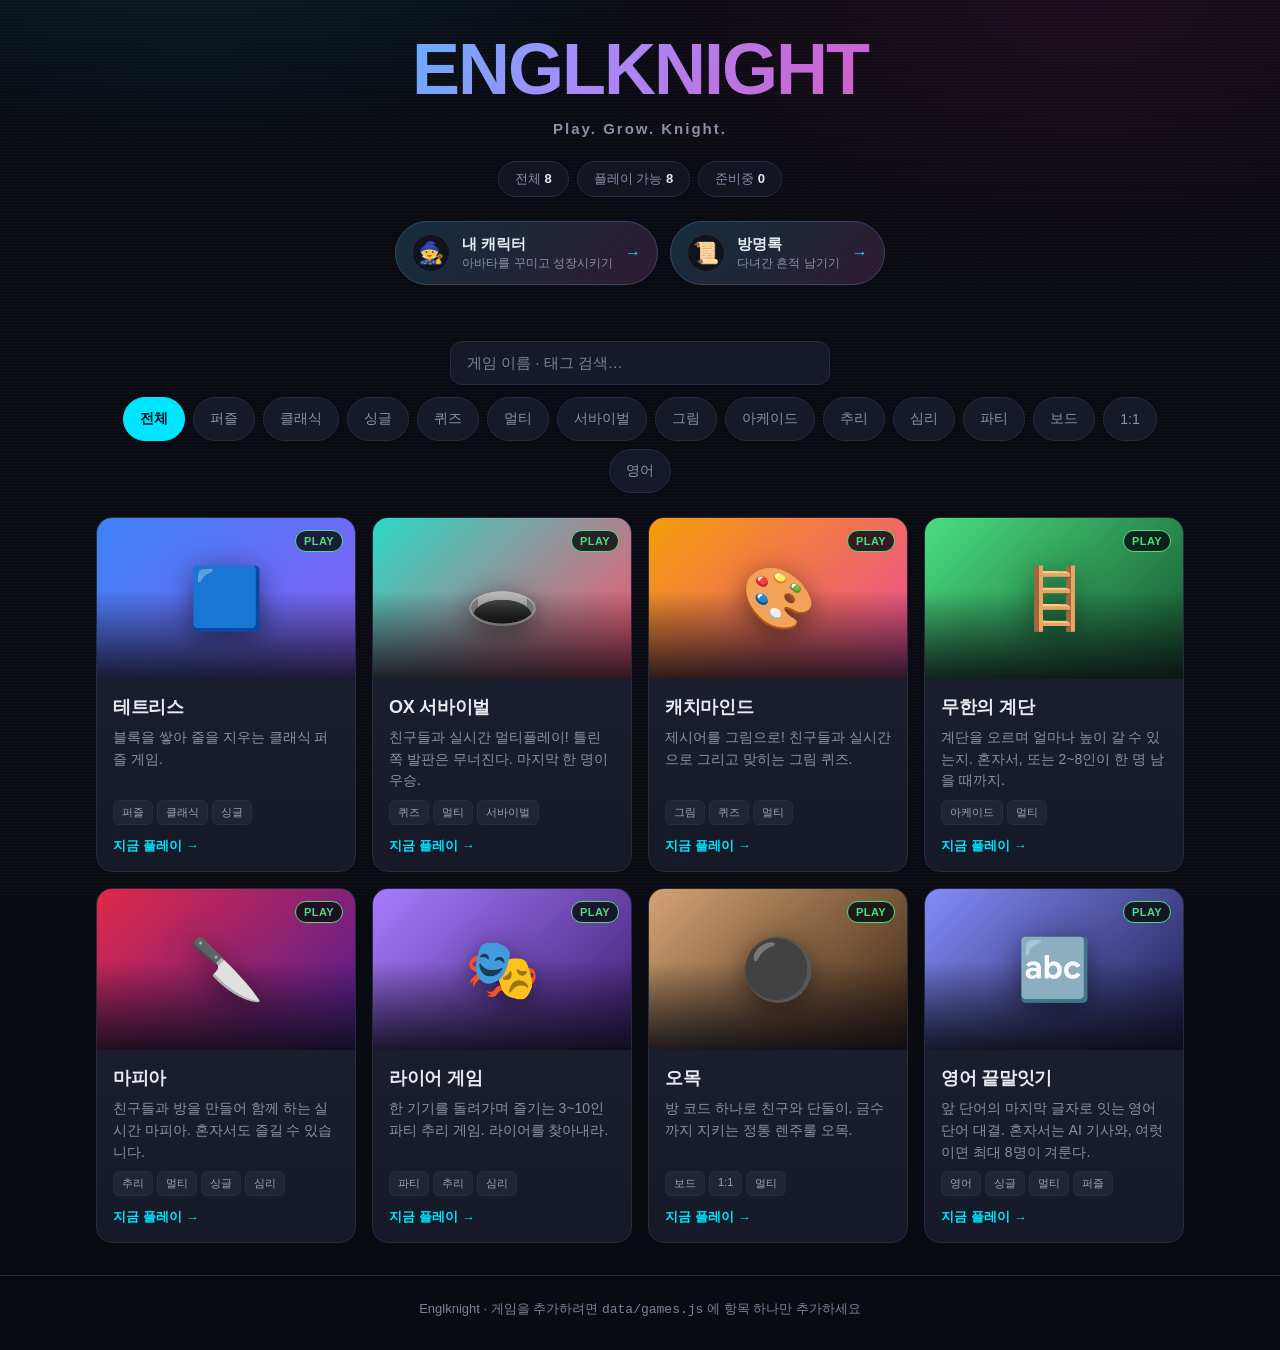
<file: index.html>
<!DOCTYPE html>
<html lang="ko">
<head>
<meta charset="UTF-8">
<meta name="viewport" content="width=device-width, initial-scale=1.0">
<title>Englknight — 나만의 기사를 키우는 RPG</title>
<meta name="description" content="미니게임으로 나만의 기사를 키우는 RPG. 캐릭터를 꾸미고 성장시키세요.">
<link rel="icon" href="data:image/svg+xml,<svg xmlns='http://www.w3.org/2000/svg' viewBox='0 0 100 100'><text y='.9em' font-size='90'>⚔️</text></svg>">
<link rel="stylesheet" href="assets/style.css">
</head>
<body>

<a class="skip" href="#grid">게임 목록으로 건너뛰기</a>

<div class="wrap">

  <header>
    <h1 class="logo">ENGLKNIGHT</h1>
    <p class="tagline">Play. Grow. Knight.</p>
    <ul class="stats">
      <li class="pill">전체 <b id="statTotal">0</b></li>
      <li class="pill">플레이 가능 <b id="statReady">0</b></li>
      <li class="pill">준비중 <b id="statWip">0</b></li>
    </ul>

    <!-- 프로필·방명록은 게임이 아니므로 카드 그리드에 섞지 않고 헤더에 따로 둔다 -->
    <nav class="hub-links" aria-label="게임 외 바로가기">
      <a class="profile-link" href="profile/index.html">
        <span class="profile-face" aria-hidden="true">🧙</span>
        <span class="profile-text">
          <b>내 캐릭터</b>
          <span>아바타를 꾸미고 성장시키기</span>
        </span>
        <span class="arrow" aria-hidden="true">→</span>
      </a>
      <a class="profile-link" href="guestbook/index.html">
        <span class="profile-face" aria-hidden="true">📜</span>
        <span class="profile-text">
          <b>방명록</b>
          <span>다녀간 흔적 남기기</span>
        </span>
        <span class="arrow" aria-hidden="true">→</span>
      </a>
    </nav>
  </header>

  <main id="main">

    <div class="toolbar">
      <div class="search-box">
        <label class="sr-only" for="search">게임 검색</label>
        <input id="search" class="search" type="search"
               placeholder="게임 이름 · 태그 검색…" autocomplete="off">
      </div>
      <nav class="filters" id="filters" aria-label="태그 필터"></nav>
    </div>

    <p id="srCount" class="sr-only" role="status" aria-live="polite"></p>

    <!-- tabindex="-1": 건너뛰기 링크로 이동했을 때 포커스가 실제로 여기 오도록 -->
    <div class="grid" id="grid" tabindex="-1"></div>

  </main>

</div>

<footer>Englknight · 게임을 추가하려면 <code>data/games.js</code> 에 항목 하나만 추가하세요</footer>

<script src="data/games.js"></script>
<script>
(function () {
  const games   = Array.isArray(window.GAMES) ? window.GAMES : [];
  const grid    = document.getElementById('grid');
  const search  = document.getElementById('search');
  const filters = document.getElementById('filters');
  const srCount = document.getElementById('srCount');

  const ALL = '전체';
  let keyword = '';
  let tagFilter = ALL;

  // 데이터가 그대로 HTML로 들어가므로 항상 이스케이프한다.
  // 치환표는 모듈 최초 1회만 만든다 (호출마다 객체를 새로 만들지 않도록).
  const ESC = { '&':'&amp;', '<':'&lt;', '>':'&gt;', '"':'&quot;', "'":'&#39;' };
  const esc = s => String(s == null ? '' : s).replace(/[&<>"']/g, c => ESC[c]);

  // style 속성에 넣기 전 색상값 검증 (hex 아니면 기본값)
  const safeColor = (c, fallback) => /^#[0-9a-fA-F]{3,8}$/.test(c || '') ? c : fallback;

  const isReady = g => g.status === 'ready';

  // ---- 통계 ----
  document.getElementById('statTotal').textContent = games.length;
  document.getElementById('statReady').textContent = games.filter(isReady).length;
  document.getElementById('statWip').textContent   = games.filter(g => !isReady(g)).length;

  // ---- 태그 필터 버튼 ----
  const allTags = [ALL, ...new Set(games.flatMap(g => g.tags || []))];
  filters.innerHTML = allTags.map(t => `
    <button class="chip" type="button" data-tag="${esc(t)}"
            aria-pressed="${t === ALL}">${esc(t)}</button>`).join('');

  filters.addEventListener('click', e => {
    const btn = e.target.closest('.chip');
    if (!btn) return;
    tagFilter = btn.dataset.tag;
    filters.querySelectorAll('.chip')
      .forEach(c => c.setAttribute('aria-pressed', String(c === btn)));
    render();
  });

  search.addEventListener('input', e => {
    keyword = e.target.value.trim().toLowerCase();
    render();
  });

  // ---- 카드 렌더링 ----
  function cardHTML(g) {
    const ready = isReady(g);
    const c1 = safeColor((g.color || [])[0], '#3b82f6');
    const c2 = safeColor((g.color || [])[1], '#8b5cf6');
    const tags = (g.tags || []).map(t => `<li class="tag">${esc(t)}</li>`).join('');

    // 준비중인 게임은 링크가 아니므로 <a>가 아닌 <div>로 낸다.
    // (href 없는 <a>는 키보드 포커스도, 역할 전달도 되지 않는다)
    const open  = ready ? `<a class="card" href="${esc(g.path)}">` : `<div class="card locked">`;
    const close = ready ? `</a>` : `</div>`;

    return `
      ${open}
        <div class="thumb" style="background:linear-gradient(135deg,${c1},${c2})">
          <span aria-hidden="true">${esc(g.emoji || '🎮')}</span>
          <span class="badge ${ready ? 'ready' : 'wip'}">${ready ? 'PLAY' : '준비중'}</span>
        </div>
        <div class="body">
          <h2 class="title">${esc(g.title)}</h2>
          <p class="desc">${esc(g.desc || '')}</p>
          ${tags ? `<ul class="tags">${tags}</ul>` : ''}
          <p class="play">${ready ? '지금 플레이' : '제작 예정'}
            <span class="arrow" aria-hidden="true">→</span></p>
        </div>
      ${close}`;
  }

  // 게임 목록은 로드 후 바뀌지 않으므로, 카드 HTML과 검색용 문자열을
  // 최초 1회만 만들어 둔다. 기존에는 키 입력마다 전체 카드를 다시 조립하고
  // 검색 문자열도 매번 join+toLowerCase 했다.
  const entries = games.map(g => ({
    tags: g.tags || [],
    hay:  [g.title, g.desc, ...(g.tags || [])].join(' ').toLowerCase(),
    html: cardHTML(g)
  }));

  const EMPTY_HTML =
    `<div class="empty">
       <div class="big" aria-hidden="true">🔍</div>
       <p>조건에 맞는 게임이 없어요.</p>
       <button class="reset" type="button" id="reset">검색·필터 초기화</button>
     </div>`;

  function render() {
    const all = tagFilter === ALL;
    const list = entries.filter(e =>
      (all || e.tags.includes(tagFilter)) && e.hay.includes(keyword));

    grid.innerHTML = list.length ? list.map(e => e.html).join('') : EMPTY_HTML;

    srCount.textContent = list.length
      ? `게임 ${list.length}개가 표시되었습니다.`
      : '조건에 맞는 게임이 없어요.';
  }

  // 빈 상태의 초기화 버튼 (렌더링마다 새로 생기므로 위임으로 처리)
  grid.addEventListener('click', e => {
    if (!e.target.closest('#reset')) return;
    keyword = '';
    tagFilter = ALL;
    search.value = '';
    filters.querySelectorAll('.chip')
      .forEach(c => c.setAttribute('aria-pressed', String(c.dataset.tag === ALL)));
    render();
    search.focus();
  });

  render();
})();
</script>
</body>
</html>
</file>
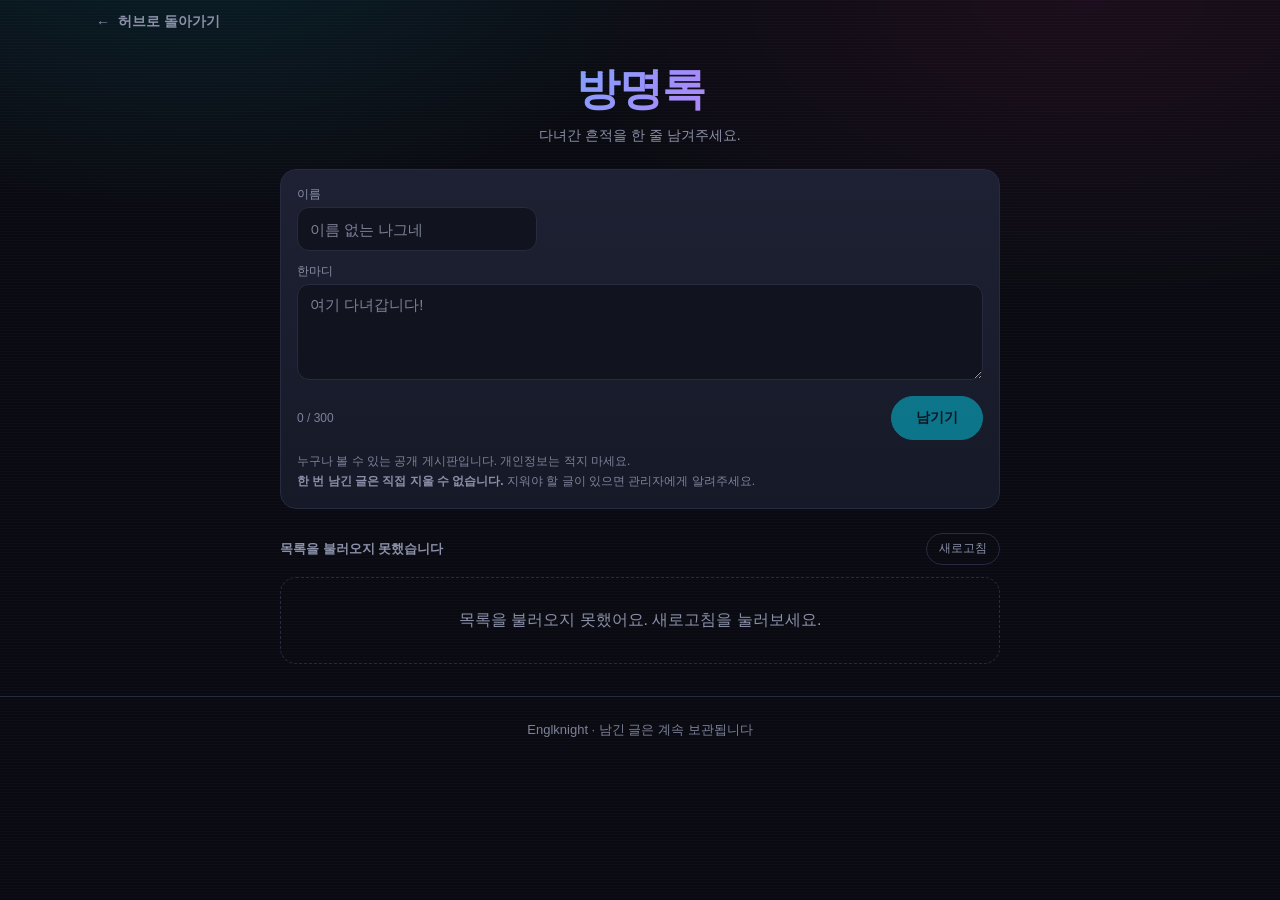
<file: guestbook/index.html>
<!DOCTYPE html>
<html lang="ko">
<head>
<meta charset="UTF-8">
<meta name="viewport" content="width=device-width, initial-scale=1.0">
<title>방명록 — Englknight</title>
<meta name="description" content="Englknight를 다녀간 사람들이 남긴 한마디">
<link rel="icon" href="data:image/svg+xml,<svg xmlns='http://www.w3.org/2000/svg' viewBox='0 0 100 100'><text y='.9em' font-size='90'>📜</text></svg>">
<!-- 허브와 같은 팔레트·포커스·모션 규칙을 그대로 쓴다 -->
<link rel="stylesheet" href="../assets/style.css">
<style>
  .gb-back {
    display: inline-flex; align-items: center; gap: var(--s2);
    min-height: var(--tap);
    color: var(--muted); text-decoration: none;
    font-size: 14px; font-weight: 600;
  }
  .gb-back:hover { color: var(--text); }

  .gb-head { text-align: center; padding: var(--s4) 0 var(--s6); }
  .gb-head h1 {
    font-size: clamp(28px, 6vw, 44px); font-weight: 900; letter-spacing: -1px;
    background: linear-gradient(120deg, var(--accent), #a78bfa 55%, var(--accent-2));
    -webkit-background-clip: text; background-clip: text; color: transparent;
  }
  .gb-head p { margin-top: var(--s2); color: var(--muted); font-size: 14px; }

  .gb-main { max-width: 720px; margin: 0 auto; padding-bottom: var(--s8); }

  /* ===== 작성 폼 ===== */
  .gb-form {
    background: linear-gradient(180deg, var(--card-2), var(--card));
    border: 1px solid var(--line); border-radius: var(--radius);
    padding: var(--s4); margin-bottom: var(--s6);
  }
  .gb-field { margin-bottom: var(--s3); }
  .gb-field.name { max-width: 240px; }
  .gb-field label { display: block; font-size: 12px; color: var(--muted); margin-bottom: var(--s1); }

  .gb-input, .gb-text {
    width: 100%; min-height: var(--tap);
    background: var(--bg-2); border: 1px solid var(--line);
    border-radius: var(--s3); padding: var(--s2) var(--s3);
    color: var(--text); font-size: 15px; font-family: inherit;
    outline: none; transition: border-color .18s, box-shadow .18s;
  }
  .gb-text { min-height: 96px; resize: vertical; line-height: 1.55; }
  .gb-input::placeholder, .gb-text::placeholder { color: var(--muted-2); }
  .gb-input:focus-visible, .gb-text:focus-visible {
    border-color: var(--accent); box-shadow: 0 0 0 3px rgba(0,229,255,.14); outline: none;
  }

  .gb-bar { display: flex; align-items: center; gap: var(--s3); flex-wrap: wrap; }
  .gb-count { font-size: 12px; color: var(--muted-2); font-variant-numeric: tabular-nums; }
  .gb-send {
    margin-left: auto; min-height: var(--tap);
    padding: var(--s2) var(--s6);
    background: var(--accent); border: 1px solid var(--accent); border-radius: 999px;
    color: #06121a; font-size: 14px; font-weight: 700; font-family: inherit;
    cursor: pointer; transition: opacity .18s;
  }
  .gb-send:disabled { opacity: .45; cursor: not-allowed; }
  .gb-note { font-size: 12px; color: var(--muted-2); margin-top: var(--s3); line-height: 1.65; }
  .gb-note b { color: var(--muted); }

  /* ===== 목록 ===== */
  .gb-listhead {
    display: flex; align-items: center; gap: var(--s3);
    margin-bottom: var(--s3);
  }
  .gb-listhead h2 { font-size: 13px; color: var(--muted); font-weight: 700; }
  .gb-reload {
    margin-left: auto; min-height: 32px;
    background: none; border: 1px solid var(--line); border-radius: 999px;
    padding: var(--s1) var(--s3);
    color: var(--muted); font-size: 12px; font-family: inherit; cursor: pointer;
    transition: color .18s, border-color .18s;
  }
  .gb-reload:hover { color: var(--text); border-color: var(--line-2); }
  .gb-reload:disabled { opacity: .5; cursor: default; }

  .gb-list { list-style: none; display: flex; flex-direction: column; gap: var(--s3); }
  .gb-entry {
    background: var(--card); border: 1px solid var(--line);
    border-radius: var(--radius); padding: var(--s4);
  }
  .gb-entry.mine { border-color: var(--line-2); }
  .gb-meta {
    display: flex; align-items: baseline; gap: var(--s2);
    flex-wrap: wrap; margin-bottom: var(--s2);
  }
  .gb-name { font-weight: 800; font-size: 15px; }
  .gb-time { font-size: 12px; color: var(--muted-2); font-variant-numeric: tabular-nums; }
  .gb-badge {
    font-size: 11px; font-weight: 700; color: var(--accent);
    border: 1px solid currentColor; border-radius: 999px; padding: 1px var(--s2);
  }
  .gb-body { font-size: 14px; line-height: 1.65; color: var(--text); white-space: pre-wrap; word-break: break-word; }

  .gb-empty {
    text-align: center; padding: var(--s8) var(--s4);
    color: var(--muted); border: 1px dashed var(--line); border-radius: var(--radius);
  }
  .gb-empty .big { font-size: 40px; margin-bottom: var(--s3); }

  @media (max-width: 560px) {
    .gb-field.name { max-width: none; }
    .gb-send { margin-left: 0; width: 100%; }
  }
</style>
</head>
<body>

<a class="skip" href="#write">방명록 쓰기로 건너뛰기</a>

<div class="wrap">

  <p><a class="gb-back" href="../index.html"><span aria-hidden="true">←</span> 허브로 돌아가기</a></p>

  <div class="gb-head">
    <h1>방명록</h1>
    <p>다녀간 흔적을 한 줄 남겨주세요.</p>
  </div>

  <main class="gb-main">

    <form class="gb-form" id="write">
      <div class="gb-field name">
        <label for="gbName">이름</label>
        <input id="gbName" class="gb-input" type="text" maxlength="20"
               placeholder="이름 없는 나그네" autocomplete="off">
      </div>
      <div class="gb-field">
        <label for="gbText">한마디</label>
        <textarea id="gbText" class="gb-text" maxlength="300"
                  placeholder="여기 다녀갑니다!"></textarea>
      </div>
      <div class="gb-bar">
        <span class="gb-count" id="count">0 / 300</span>
        <button class="gb-send" type="submit" id="send" disabled>남기기</button>
      </div>
      <p class="gb-note" id="formNote">
        누구나 볼 수 있는 공개 게시판입니다. 개인정보는 적지 마세요.<br>
        <b>한 번 남긴 글은 직접 지울 수 없습니다.</b> 지워야 할 글이 있으면 관리자에게 알려주세요.
      </p>
    </form>

    <div class="gb-listhead">
      <h2 id="listCount">불러오는 중…</h2>
      <button class="gb-reload" type="button" id="reload">새로고침</button>
    </div>
    <ul class="gb-list" id="list" aria-live="polite"></ul>

  </main>

</div>

<footer>Englknight · 남긴 글은 계속 보관됩니다</footer>

<script>
(function () {
  'use strict';

  /* =========================================================
     방명록 저장소
     ---------------------------------------------------------
     Firebase Realtime Database REST API를 fetch로 직접 부른다.
     SDK도 API 키도 쓰지 않으므로 외부 스크립트를 하나도 안 불러오고,
     그래서 file:// 로 열어도 동작한다 (CORS 확인: Origin null 허용).

     서버 보안 규칙이 강제하는 것 — 클라이언트가 우회할 수 없다:
       · name 1~20자 / text 1~300자 / ts 숫자
       · 추가만 가능. 수정·삭제는 서버가 거부한다.
     따라서 "내 글 삭제" 같은 기능은 만들 수 없다. 지워야 할 글은
     관리자가 Firebase 콘솔에서 직접 지운다. 그 사실을 폼에 안내해 둔다.

     이 방식은 이전 공용 MQTT 브로커 방식을 대체한 것이다. 브로커는
     테스트용이라 retain 메시지를 주기적으로 비웠고, 실제로 올린 글이
     같은 날 사라지는 것을 확인했다.
     ========================================================= */

  var DB    = 'https://tetris260827-30fe0-default-rtdb.asia-southeast1.firebasedatabase.app';
  var PATH  = '/guestbook.json';
  var SHOW  = 50;             // 화면에 표시할 최근 글 수
  var MAX_NAME = 20;
  var MAX_TEXT = 300;
  var COOLDOWN_MS = 15000;    // 도배 방지: 한 브라우저에서 15초에 한 번

  var KEY_MINE = 'englknight-gb-mine';   // 내가 쓴 글 키 (배지 표시용)
  var KEY_LAST = 'englknight-gb-last';   // 마지막 작성 시각
  var KEY_NAME = 'englknight-gb-name';   // 이름 기억

  var listEl   = document.getElementById('list');
  var countEl  = document.getElementById('listCount');
  var nameEl   = document.getElementById('gbName');
  var textEl   = document.getElementById('gbText');
  var sendEl   = document.getElementById('send');
  var charEl   = document.getElementById('count');
  var formEl   = document.getElementById('write');
  var noteEl   = document.getElementById('formNote');
  var reloadEl = document.getElementById('reload');

  var NOTE_DEFAULT = noteEl.innerHTML;

  var ESC = { '&':'&amp;', '<':'&lt;', '>':'&gt;', '"':'&quot;', "'":'&#39;' };
  function esc(s) {
    return String(s == null ? '' : s).replace(/[&<>"']/g, function (c) { return ESC[c]; });
  }

  var store = {
    get: function (k, dflt) {
      try { var v = localStorage.getItem(k); return v == null ? dflt : v; }
      catch (e) { return dflt; }
    },
    set: function (k, v) { try { localStorage.setItem(k, v); } catch (e) {} }
  };

  var mine = (function () {
    try { return JSON.parse(store.get(KEY_MINE, '[]')) || []; } catch (e) { return []; }
  })();

  var entries = [];
  var busy = false;

  /* ===== 화면 ===== */

  function when(ts) {
    var d = new Date(ts);
    if (isNaN(d.getTime())) return '';
    var p = function (n) { return n < 10 ? '0' + n : '' + n; };
    return d.getFullYear() + '.' + p(d.getMonth() + 1) + '.' + p(d.getDate())
         + ' ' + p(d.getHours()) + ':' + p(d.getMinutes());
  }

  function render() {
    if (!entries.length) {
      listEl.innerHTML =
        '<li class="gb-empty"><div class="big" aria-hidden="true">📜</div>'
        + '<p>아직 아무도 남기지 않았어요. 첫 글을 남겨보세요.</p></li>';
      return;
    }
    listEl.innerHTML = entries.map(function (e) {
      var isMine = mine.indexOf(e.key) !== -1;
      return '<li class="gb-entry' + (isMine ? ' mine' : '') + '">'
        + '<div class="gb-meta">'
        +   '<span class="gb-name">' + esc(e.name || '이름 없는 나그네') + '</span>'
        +   '<span class="gb-time">' + esc(when(e.ts)) + '</span>'
        +   (isMine ? '<span class="gb-badge">내 글</span>' : '')
        + '</div>'
        + '<div class="gb-body">' + esc(e.text) + '</div>'
        + '</li>';
    }).join('');
  }

  /* ===== 불러오기 ===== */

  function load() {
    reloadEl.disabled = true;
    var url = DB + PATH + '?orderBy=' + encodeURIComponent('"ts"') + '&limitToLast=' + SHOW;

    return fetch(url, { cache: 'no-store' })
      .then(function (r) {
        if (!r.ok) throw new Error('http ' + r.status);
        return r.json();
      })
      .then(function (data) {
        entries = [];
        if (data && typeof data === 'object') {
          Object.keys(data).forEach(function (k) {
            var v = data[k];
            if (v && typeof v.text === 'string') {
              entries.push({ key: k, name: v.name, text: v.text, ts: v.ts });
            }
          });
        }
        entries.sort(function (a, b) { return (b.ts || 0) - (a.ts || 0); });
        countEl.textContent = entries.length
          ? '남겨진 글 ' + entries.length + '개'
          : '남겨진 글';
        render();
      })
      .catch(function () {
        // 목록을 못 불러와도 글쓰기는 계속 되게 둔다. 자리만 조용히 비운다.
        entries = [];
        countEl.textContent = '목록을 불러오지 못했습니다';
        listEl.innerHTML =
          '<li class="gb-empty"><p>목록을 불러오지 못했어요. 새로고침을 눌러보세요.</p></li>';
      })
      .then(function () { reloadEl.disabled = false; });
  }

  /* ===== 입력 ===== */

  nameEl.value = store.get(KEY_NAME, '');

  function refreshForm() {
    var len = textEl.value.trim().length;
    charEl.textContent = len + ' / ' + MAX_TEXT;
    sendEl.disabled = busy || len === 0 || len > MAX_TEXT;
  }

  textEl.addEventListener('input', refreshForm);
  nameEl.addEventListener('input', function () { store.set(KEY_NAME, nameEl.value); });
  reloadEl.addEventListener('click', function () { load(); });

  formEl.addEventListener('submit', function (ev) {
    ev.preventDefault();
    if (sendEl.disabled) return;

    var last = parseInt(store.get(KEY_LAST, '0'), 10) || 0;
    var wait = COOLDOWN_MS - (Date.now() - last);
    if (wait > 0) {
      noteEl.textContent = Math.ceil(wait / 1000) + '초 뒤에 다시 남길 수 있어요.';
      return;
    }

    // 서버 규칙이 name 1자 이상을 요구하므로 비어 있으면 기본 이름을 넣는다
    var body = {
      name: (nameEl.value.trim() || '이름 없는 나그네').slice(0, MAX_NAME),
      text: textEl.value.trim().slice(0, MAX_TEXT),
      ts: Date.now()
    };

    busy = true; refreshForm();
    noteEl.textContent = '남기는 중…';

    fetch(DB + PATH, {
      method: 'POST',
      headers: { 'Content-Type': 'application/json' },
      body: JSON.stringify(body)
    })
      .then(function (r) {
        if (!r.ok) throw new Error('http ' + r.status);
        return r.json();
      })
      .then(function (res) {
        if (res && res.name) {
          mine.push(res.name);
          store.set(KEY_MINE, JSON.stringify(mine.slice(-200)));
        }
        store.set(KEY_LAST, String(Date.now()));
        textEl.value = '';
        noteEl.innerHTML = NOTE_DEFAULT;
        return load();
      })
      .catch(function () {
        noteEl.textContent = '남기지 못했습니다. 잠시 뒤 다시 시도해 주세요.';
      })
      .then(function () { busy = false; refreshForm(); });
  });

  /* ===== 시작 ===== */
  render();
  refreshForm();
  load();
})();
</script>
</body>
</html>
</file>
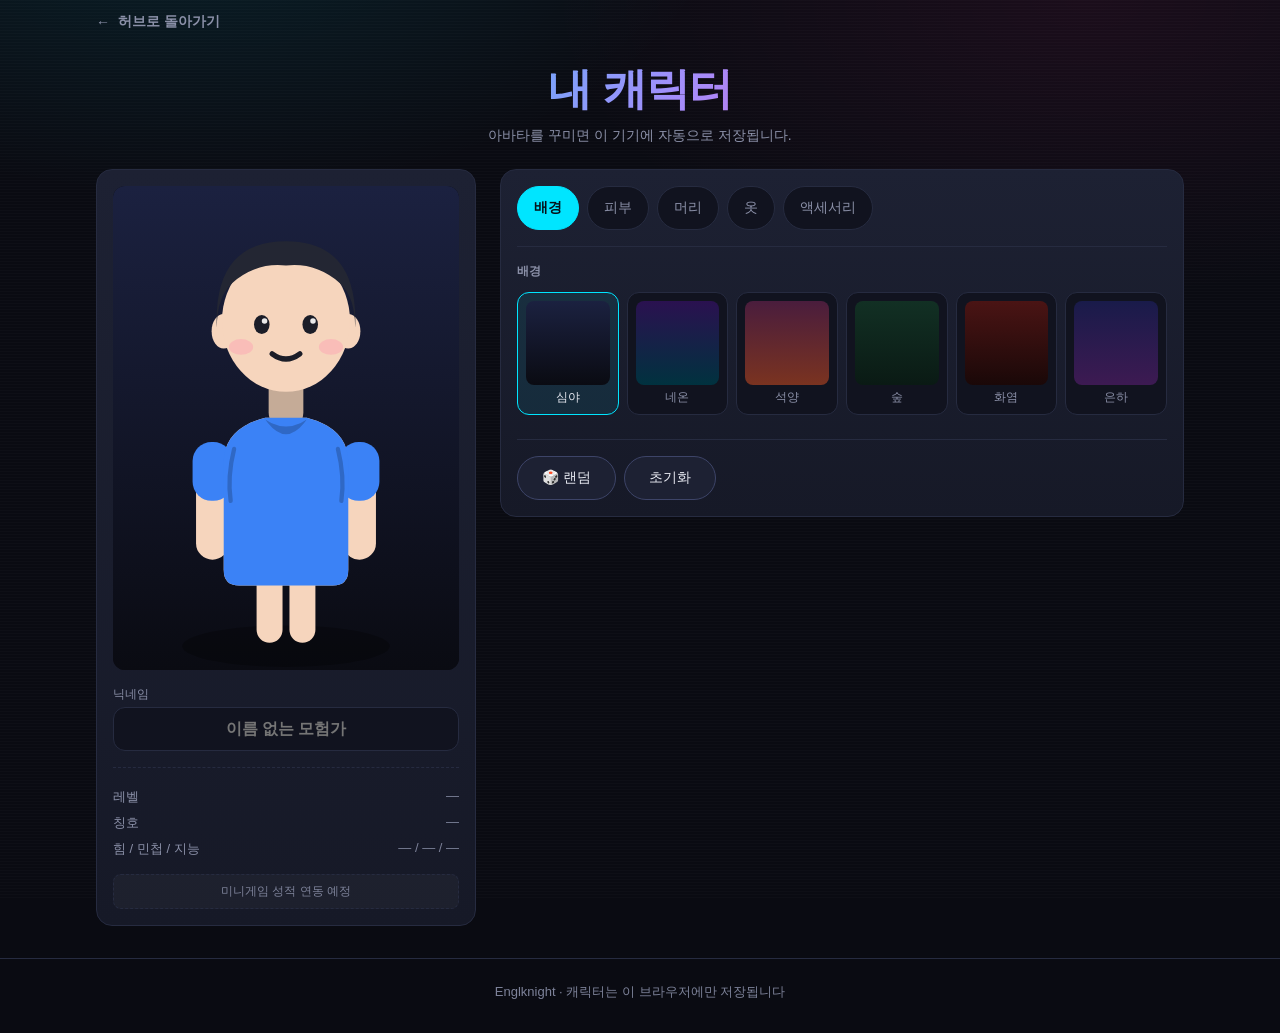
<file: profile/index.html>
<!DOCTYPE html>
<html lang="ko">
<head>
<meta charset="UTF-8">
<meta name="viewport" content="width=device-width, initial-scale=1.0">
<title>내 캐릭터 — Englknight</title>
<meta name="description" content="나만의 아바타를 꾸미는 캐릭터 프로필">
<link rel="icon" href="data:image/svg+xml,<svg xmlns='http://www.w3.org/2000/svg' viewBox='0 0 100 100'><text y='.9em' font-size='90'>🧙</text></svg>">
<!-- 허브와 같은 팔레트·포커스·모션 규칙을 그대로 쓴다 -->
<link rel="stylesheet" href="../assets/style.css">
<style>
  .pf-back {
    display: inline-flex; align-items: center; gap: var(--s2);
    min-height: var(--tap);
    color: var(--muted); text-decoration: none;
    font-size: 14px; font-weight: 600;
  }
  .pf-back:hover { color: var(--text); }

  .pf-head { text-align: center; padding: var(--s4) 0 var(--s6); }
  .pf-head h1 {
    font-size: clamp(28px, 6vw, 44px); font-weight: 900; letter-spacing: -1px;
    background: linear-gradient(120deg, var(--accent), #a78bfa 55%, var(--accent-2));
    -webkit-background-clip: text; background-clip: text; color: transparent;
  }
  .pf-head p { margin-top: var(--s2); color: var(--muted); font-size: 14px; }

  .pf-layout {
    display: grid; grid-template-columns: minmax(280px, 380px) 1fr;
    gap: var(--s6); align-items: start; padding-bottom: var(--s8);
  }

  /* ===== 왼쪽: 아바타 + 신상 ===== */
  .pf-stage {
    background: linear-gradient(180deg, var(--card-2), var(--card));
    border: 1px solid var(--line); border-radius: var(--radius);
    padding: var(--s4); position: sticky; top: var(--s4);
  }
  .pf-avatar {
    width: 100%; display: block; border-radius: var(--s3);
    background: var(--bg); overflow: hidden;
  }
  .pf-avatar svg { display: block; width: 100%; height: auto; }

  .pf-namerow { margin-top: var(--s4); }
  .pf-namerow label { display: block; font-size: 12px; color: var(--muted); margin-bottom: var(--s1); }
  .pf-name {
    width: 100%; min-height: var(--tap);
    background: var(--bg-2); border: 1px solid var(--line);
    border-radius: var(--s3); padding: var(--s2) var(--s3);
    color: var(--text); font-size: 16px; font-weight: 700; font-family: inherit;
    text-align: center; outline: none;
    transition: border-color .18s, box-shadow .18s;
  }
  .pf-name:focus-visible {
    border-color: var(--accent); box-shadow: 0 0 0 3px rgba(0,229,255,.14); outline: none;
  }

  /* 확장 대비 자리만 잡아둔 영역 — 값은 아직 연동되지 않는다 */
  .pf-slots { margin-top: var(--s4); border-top: 1px dashed var(--line); padding-top: var(--s4); }
  .pf-slotrow { display: flex; justify-content: space-between; gap: var(--s3); font-size: 13px; padding: var(--s1) 0; }
  .pf-slotrow dt { color: var(--muted); }
  .pf-slotrow dd { color: var(--muted-2); font-variant-numeric: tabular-nums; }
  .pf-soon {
    margin-top: var(--s3); font-size: 12px; color: var(--muted-2);
    background: rgba(255,255,255,.03); border: 1px dashed var(--line);
    border-radius: var(--s2); padding: var(--s2) var(--s3); text-align: center;
  }

  /* ===== 오른쪽: 꾸미기 ===== */
  .pf-editor {
    background: linear-gradient(180deg, var(--card-2), var(--card));
    border: 1px solid var(--line); border-radius: var(--radius);
    padding: var(--s4);
  }
  .pf-tabs {
    display: flex; gap: var(--s2); flex-wrap: wrap;
    border-bottom: 1px solid var(--line); padding-bottom: var(--s4);
  }
  .pf-tab {
    min-height: var(--tap); padding: var(--s2) var(--s4);
    background: var(--bg-2); border: 1px solid var(--line); border-radius: 999px;
    color: var(--muted); font-size: 14px; font-family: inherit; cursor: pointer;
    transition: color .18s, border-color .18s, background .18s;
  }
  .pf-tab:hover { color: var(--text); border-color: var(--line-2); }
  .pf-tab[aria-selected="true"] {
    background: var(--accent); border-color: var(--accent);
    color: #06121a; font-weight: 700;
  }

  .pf-section { padding-top: var(--s4); }
  .pf-section h2 { font-size: 12px; color: var(--muted); font-weight: 700; margin-bottom: var(--s3); }
  .pf-section + .pf-section { border-top: 1px solid var(--line); margin-top: var(--s4); }

  .pf-items { display: grid; grid-template-columns: repeat(auto-fill, minmax(88px, 1fr)); gap: var(--s2); }
  .pf-item {
    background: var(--bg-2); border: 1px solid var(--line); border-radius: var(--s3);
    padding: var(--s2); cursor: pointer; font-family: inherit;
    display: flex; flex-direction: column; align-items: center; gap: var(--s1);
    color: var(--muted); font-size: 12px;
    transition: border-color .18s, background .18s, color .18s;
  }
  .pf-item:hover { border-color: var(--line-2); color: var(--text); }
  .pf-item[aria-pressed="true"] {
    border-color: var(--accent); color: var(--text);
    background: rgba(0,229,255,.08);
  }
  .pf-item svg, .pf-item .pf-chipbg {
    width: 100%; aspect-ratio: 1 / 1; border-radius: var(--s2);
    background: var(--bg); display: block;
  }

  .pf-colors { display: flex; flex-wrap: wrap; gap: var(--s2); }
  .pf-color {
    width: var(--tap); height: var(--tap); border-radius: 50%;
    border: 2px solid var(--line); cursor: pointer; padding: 0;
    transition: border-color .18s, transform .18s;
  }
  .pf-color:hover { border-color: var(--line-2); }
  .pf-color[aria-pressed="true"] { border-color: var(--accent); transform: scale(1.08); }

  .pf-actions {
    display: flex; gap: var(--s2); flex-wrap: wrap;
    margin-top: var(--s6); border-top: 1px solid var(--line); padding-top: var(--s4);
  }
  .pf-btn {
    min-height: var(--tap); padding: var(--s2) var(--s6);
    background: var(--card-2); border: 1px solid var(--line-2); border-radius: 999px;
    color: var(--text); font-size: 14px; font-family: inherit; cursor: pointer;
    transition: border-color .18s, background .18s;
  }
  .pf-btn:hover { background: var(--line); border-color: var(--accent); }

  .pf-saved { margin-left: auto; align-self: center; font-size: 12px; color: var(--muted-2); }

  @media (max-width: 860px) {
    .pf-layout { grid-template-columns: 1fr; gap: var(--s4); }
    .pf-stage { position: static; }
    .pf-avatar { max-width: 320px; margin: 0 auto; }
  }
</style>
</head>
<body>

<a class="skip" href="#editor">꾸미기 패널로 건너뛰기</a>

<div class="wrap">

  <p><a class="pf-back" href="../index.html"><span aria-hidden="true">←</span> 허브로 돌아가기</a></p>

  <div class="pf-head">
    <h1>내 캐릭터</h1>
    <p>아바타를 꾸미면 이 기기에 자동으로 저장됩니다.</p>
  </div>

  <main class="pf-layout">

    <section class="pf-stage" aria-labelledby="stageTitle">
      <h2 id="stageTitle" class="sr-only">아바타 미리보기</h2>
      <div class="pf-avatar" id="avatar"></div>

      <div class="pf-namerow">
        <label for="nickname">닉네임</label>
        <input id="nickname" class="pf-name" type="text" maxlength="12"
               placeholder="이름 없는 모험가" autocomplete="off">
      </div>

      <div class="pf-slots">
        <dl>
          <div class="pf-slotrow"><dt>레벨</dt><dd id="slotLevel">—</dd></div>
          <div class="pf-slotrow"><dt>칭호</dt><dd id="slotTitle">—</dd></div>
          <div class="pf-slotrow"><dt>힘 / 민첩 / 지능</dt><dd id="slotStats">— / — / —</dd></div>
        </dl>
        <p class="pf-soon">미니게임 성적 연동 예정</p>
      </div>
    </section>

    <section class="pf-editor" id="editor" tabindex="-1" aria-labelledby="editorTitle">
      <h2 id="editorTitle" class="sr-only">아바타 꾸미기</h2>

      <div class="pf-tabs" id="tabs" role="tablist" aria-label="꾸미기 카테고리"></div>
      <div id="panel" role="tabpanel"></div>

      <div class="pf-actions">
        <button class="pf-btn" type="button" id="random">🎲 랜덤</button>
        <button class="pf-btn" type="button" id="reset">초기화</button>
        <span class="pf-saved" id="saved" role="status" aria-live="polite"></span>
      </div>
    </section>

  </main>

</div>

<footer>Englknight · 캐릭터는 이 브라우저에만 저장됩니다</footer>

<script>
(function () {
  'use strict';

  const STORE_KEY = 'uks-profile-v1';

  /* =========================================================
     파츠 정의 — 전부 인라인 SVG. 외부 이미지·폰트·CDN 없음.
     새 파츠를 추가하려면 아래 배열에 { id, name, draw } 하나만 추가하면 된다.
     ========================================================= */

  const SHADE = 'rgba(0,0,0,.2)';
  const SHEEN = 'rgba(255,255,255,.22)';

  const BACKGROUNDS = [
    { id: 'night',  name: '심야',  from: '#1b2140', to: '#0a0b12' },
    { id: 'neon',   name: '네온',  from: '#2a1150', to: '#00323f' },
    { id: 'sunset', name: '석양',  from: '#4a1d3d', to: '#7a3320' },
    { id: 'forest', name: '숲',    from: '#123024', to: '#0a1a14' },
    { id: 'flame',  name: '화염',  from: '#4a1414', to: '#1a0808' },
    { id: 'galaxy', name: '은하',  from: '#191b4a', to: '#3d1a52' }
  ];

  const SKIN_COLORS = [
    { v: '#f6d5bd', name: '밝은 피부' }, { v: '#eab896', name: '중간 피부' },
    { v: '#cf9268', name: '구릿빛' },   { v: '#a86b46', name: '짙은 피부' },
    { v: '#71472f', name: '검은 피부' }, { v: '#9fd8c0', name: '엘프 피부' }
  ];

  const HAIR_COLORS = [
    { v: '#232633', name: '검정' }, { v: '#5a3a24', name: '갈색' },
    { v: '#a8642f', name: '주황' }, { v: '#e0bd72', name: '금발' },
    { v: '#eef0f8', name: '백발' }, { v: '#00e5ff', name: '사이언' },
    { v: '#ff2d95', name: '핑크' }, { v: '#9b6bff', name: '보라' }
  ];

  const OUTFIT_COLORS = [
    { v: '#3b82f6', name: '파랑' }, { v: '#00e5ff', name: '사이언' },
    { v: '#22c55e', name: '초록' }, { v: '#f59e0b', name: '노랑' },
    { v: '#ff2d95', name: '핑크' }, { v: '#8b5cf6', name: '보라' },
    { v: '#e8eaf2', name: '흰색' }, { v: '#39405e', name: '회색' }
  ];

  const ACC_COLORS = [
    { v: '#f5c542', name: '금색' }, { v: '#e8eaf2', name: '은색' },
    { v: '#00e5ff', name: '사이언' }, { v: '#ff2d95', name: '핑크' },
    { v: '#9b6bff', name: '보라' }, { v: '#39405e', name: '검정' }
  ];

  const HAIR = [
    { id: 'short', name: '단발', draw: c => `
      <path d="M60,82 Q58,32 100,32 Q142,32 140,82 Q140,64 131,56 Q117,44 100,46 Q83,44 69,56 Q60,64 60,82 Z" fill="${c}"/>` },
    { id: 'long', name: '장발', draw: c => `
      <path d="M60,82 Q58,32 100,32 Q142,32 140,82 L143,172 Q143,180 135,180 L126,180 Q131,120 126,86 Q118,60 100,58 Q82,60 74,86 Q69,120 74,180 L65,180 Q57,180 57,172 Z" fill="${c}"/>` },
    { id: 'pony', name: '포니테일', draw: c => `
      <path d="M137,74 Q163,86 159,126 Q157,152 142,160 Q153,133 149,105 Q145,85 132,79 Z" fill="${c}"/>
      <path d="M60,82 Q58,32 100,32 Q142,32 140,82 Q140,64 131,56 Q117,44 100,46 Q83,44 69,56 Q60,64 60,82 Z" fill="${c}"/>` },
    { id: 'spiky', name: '스파이크', draw: c => `
      <path d="M60,84 L66,44 L79,64 L87,32 L100,58 L113,32 L121,64 L134,44 L140,84 Q135,58 100,56 Q65,58 60,84 Z" fill="${c}"/>` },
    { id: 'bald', name: '삭발', draw: () => '' }
  ];

  // 소매는 몸통보다 먼저 그린다. 그래야 몸통이 이음새를 덮어 어깨가 매끄럽게 이어진다.
  const OUTFIT = [
    { id: 'tee', name: '반팔티', draw: c => `
      <rect x="46" y="148" width="23" height="34" rx="11" fill="${c}"/>
      <rect x="131" y="148" width="23" height="34" rx="11" fill="${c}"/>
      <path d="M64,160 Q64,140 88,134 L112,134 Q136,140 136,160 L136,222 Q136,231 127,231 L73,231 Q64,231 64,222 Z" fill="${c}"/>
      <path d="M70,152 Q66,168 68,182 M130,152 Q134,168 132,182"
            stroke="${SHADE}" stroke-width="2.5" fill="none" stroke-linecap="round"/>
      <path d="M88,135 Q100,152 112,135 Q100,143 88,135 Z" fill="${SHADE}"/>` },
    { id: 'hoodie', name: '후드티', draw: c => `
      <rect x="45" y="148" width="24" height="68" rx="12" fill="${c}"/>
      <rect x="131" y="148" width="24" height="68" rx="12" fill="${c}"/>
      <path d="M62,160 Q62,138 88,132 L112,132 Q138,138 138,160 L138,224 Q138,233 128,233 L72,233 Q62,233 62,224 Z" fill="${c}"/>
      <path d="M70,150 Q65,182 67,214 M130,150 Q135,182 133,214"
            stroke="${SHADE}" stroke-width="2.5" fill="none" stroke-linecap="round"/>
      <path d="M80,131 Q100,118 120,131 Q116,146 100,148 Q84,146 80,131 Z" fill="${SHADE}"/>
      <rect x="81" y="190" width="38" height="24" rx="7" fill="${SHADE}"/>
      <path d="M93,148 L95,168 M107,148 L105,168" stroke="${SHEEN}" stroke-width="3" stroke-linecap="round"/>` },
    { id: 'dress', name: '원피스', draw: c => `
      <rect x="47" y="148" width="22" height="30" rx="11" fill="${c}"/>
      <rect x="131" y="148" width="22" height="30" rx="11" fill="${c}"/>
      <path d="M66,158 Q66,138 88,132 L112,132 Q134,138 134,158 L148,246 Q149,254 140,254 L60,254 Q51,254 52,246 Z" fill="${c}"/>
      <rect x="64" y="186" width="72" height="10" fill="${SHADE}"/>
      <path d="M88,133 Q100,150 112,133 Q100,141 88,133 Z" fill="${SHADE}"/>` },
    { id: 'armor', name: '갑옷', draw: c => `
      <path d="M64,158 Q64,138 88,133 L112,133 Q136,138 136,158 L136,220 Q136,233 100,240 Q64,233 64,220 Z" fill="${c}"/>
      <path d="M66,154 Q42,152 40,170 Q40,184 55,186 Q70,184 70,168 Z" fill="${c}"/>
      <path d="M134,154 Q158,152 160,170 Q160,184 145,186 Q130,184 130,168 Z" fill="${c}"/>
      <path d="M100,140 L100,237" stroke="${SHADE}" stroke-width="4"/>
      <path d="M74,172 Q100,183 126,172" stroke="${SHEEN}" stroke-width="3.5" fill="none"/>
      <path d="M74,198 Q100,209 126,198" stroke="${SHEEN}" stroke-width="3.5" fill="none"/>` },
    { id: 'robe', name: '마법로브', draw: c => `
      <path d="M66,150 L42,172 L50,212 L74,200 Z" fill="${c}"/>
      <path d="M134,150 L158,172 L150,212 L126,200 Z" fill="${c}"/>
      <path d="M66,158 Q66,136 88,130 L112,130 Q134,136 134,158 L146,252 Q147,260 138,260 L62,260 Q53,260 54,252 Z" fill="${c}"/>
      <path d="M88,131 L100,164 L112,131 Z" fill="${SHADE}"/>
      <rect x="70" y="196" width="60" height="11" rx="4" fill="${SHADE}"/>
      <path d="M100,207 L100,260" stroke="${SHEEN}" stroke-width="4"/>` }
  ];

  const ACC = [
    { id: 'none', name: '없음', draw: () => '' },
    { id: 'glasses', name: '안경', draw: c => `
      <g fill="none" stroke="${c}" stroke-width="3.5" stroke-linecap="round">
        <circle cx="86" cy="80" r="12"/><circle cx="114" cy="80" r="12"/>
        <path d="M98,80 L102,80"/><path d="M74,77 L63,74"/><path d="M126,77 L137,74"/>
      </g>` },
    { id: 'crown', name: '왕관', draw: c => `
      <path d="M70,46 L78,20 L90,37 L100,11 L110,37 L122,20 L130,46 Z" fill="${c}"/>
      <rect x="70" y="44" width="60" height="10" rx="4" fill="${c}"/>
      <circle cx="100" cy="31" r="3.5" fill="${SHEEN}"/>` },
    { id: 'headset', name: '헤드셋', draw: c => `
      <path d="M62,80 Q62,34 100,34 Q138,34 138,80" stroke="${c}" stroke-width="7" fill="none" stroke-linecap="round"/>
      <rect x="51" y="70" width="19" height="32" rx="9" fill="${c}"/>
      <rect x="130" y="70" width="19" height="32" rx="9" fill="${c}"/>
      <path d="M143,98 Q157,105 149,118" stroke="${c}" stroke-width="4" fill="none" stroke-linecap="round"/>
      <circle cx="148" cy="120" r="4.5" fill="${c}"/>` },
    { id: 'horns', name: '뿔', draw: c => `
      <path d="M69,46 Q56,23 62,11 Q77,22 81,42 Z" fill="${c}"/>
      <path d="M131,46 Q144,23 138,11 Q123,22 119,42 Z" fill="${c}"/>` }
  ];

  const DEFAULTS = {
    name: '', bg: 'night', skin: '#f6d5bd',
    hair: 'short', hairColor: '#232633',
    outfit: 'tee', outfitColor: '#3b82f6',
    acc: 'none', accColor: '#f5c542'
  };

  /* ===== 상태 ===== */
  let state = Object.assign({}, DEFAULTS);

  const find = (list, id) => list.find(x => x.id === id) || list[0];

  function load() {
    try {
      const raw = localStorage.getItem(STORE_KEY);
      if (!raw) return;
      const saved = JSON.parse(raw);
      // 저장된 값 중 아는 키만 받아들인다 (스키마가 바뀌어도 깨지지 않게)
      Object.keys(DEFAULTS).forEach(k => {
        if (typeof saved[k] === 'string') state[k] = saved[k];
      });
    } catch (e) {
      /* 사생활 보호 모드 등으로 읽기가 막혀도 기본값으로 계속 동작한다 */
    }
  }

  let savedTimer = null;
  function save() {
    try {
      localStorage.setItem(STORE_KEY, JSON.stringify(state));
      note('저장됨');
    } catch (e) {
      note('이 브라우저에서는 저장할 수 없습니다');
    }
  }

  function note(msg) {
    const el = document.getElementById('saved');
    el.textContent = msg;
    clearTimeout(savedTimer);
    savedTimer = setTimeout(() => { el.textContent = ''; }, 2000);
  }

  /* ===== 아바타 그리기 ===== */
  function avatarSVG() {
    const bg   = find(BACKGROUNDS, state.bg);
    const skin = state.skin;
    // 목·귀는 얼굴보다 살짝 어둡게 보이도록 그림자를 덮는다
    return `
<svg viewBox="0 0 200 280" xmlns="http://www.w3.org/2000/svg" role="img"
     aria-label="${avatarLabel()}">
  <defs>
    <linearGradient id="bgGrad" x1="0" y1="0" x2="0" y2="1">
      <stop offset="0%" stop-color="${bg.from}"/>
      <stop offset="100%" stop-color="${bg.to}"/>
    </linearGradient>
  </defs>
  <rect width="200" height="280" fill="url(#bgGrad)"/>
  <ellipse cx="100" cy="266" rx="60" ry="12" fill="rgba(0,0,0,.28)"/>

  <!-- 몸 — 팔은 몸통 좌우로 조금 겹치게 두어야 어깨가 이어져 보인다 -->
  <g>
    <rect x="83" y="218" width="15" height="46" rx="7.5" fill="${skin}"/>
    <rect x="102" y="218" width="15" height="46" rx="7.5" fill="${skin}"/>
    <rect x="48" y="150" width="19" height="66" rx="9.5" fill="${skin}"/>
    <rect x="133" y="150" width="19" height="66" rx="9.5" fill="${skin}"/>
    <path d="M64,160 Q64,140 88,134 L112,134 Q136,140 136,160 L136,222 Q136,231 127,231 L73,231 Q64,231 64,222 Z" fill="${skin}"/>
    <rect x="90" y="108" width="20" height="32" rx="9" fill="${skin}"/>
    <rect x="90" y="108" width="20" height="32" rx="9" fill="${SHADE}"/>
    <ellipse cx="64" cy="84" rx="7" ry="10" fill="${skin}"/>
    <ellipse cx="136" cy="84" rx="7" ry="10" fill="${skin}"/>
    <ellipse cx="100" cy="78" rx="37" ry="41" fill="${skin}"/>
  </g>

  ${find(OUTFIT, state.outfit).draw(state.outfitColor)}

  <!-- 얼굴 -->
  <g>
    <ellipse cx="74" cy="93" rx="7" ry="4.5" fill="#ff8fae" opacity=".35"/>
    <ellipse cx="126" cy="93" rx="7" ry="4.5" fill="#ff8fae" opacity=".35"/>
    <ellipse cx="86" cy="80" rx="4.5" ry="5.5" fill="#1b1d28"/>
    <ellipse cx="114" cy="80" rx="4.5" ry="5.5" fill="#1b1d28"/>
    <circle cx="87.6" cy="78" r="1.6" fill="#fff" opacity=".9"/>
    <circle cx="115.6" cy="78" r="1.6" fill="#fff" opacity=".9"/>
    <path d="M92,97 Q100,103 108,97" stroke="#1b1d28" stroke-width="3"
          fill="none" stroke-linecap="round"/>
  </g>

  ${find(HAIR, state.hair).draw(state.hairColor)}
  ${find(ACC, state.acc).draw(state.accColor)}
</svg>`;
  }

  function avatarLabel() {
    const skinName   = (SKIN_COLORS.find(c => c.v === state.skin) || {}).name || '기본';
    const hairName   = find(HAIR, state.hair).name;
    const hairColor  = (HAIR_COLORS.find(c => c.v === state.hairColor) || {}).name || '';
    const outfitName = find(OUTFIT, state.outfit).name;
    const outColor   = (OUTFIT_COLORS.find(c => c.v === state.outfitColor) || {}).name || '';
    const accName    = find(ACC, state.acc).name;
    const bgName     = find(BACKGROUNDS, state.bg).name;
    return `${skinName}, ${hairColor} ${hairName} 머리, ${outColor} ${outfitName}, `
         + `액세서리 ${accName}, 배경 ${bgName}`;
  }

  /* ===== 미리보기 조각 (버튼 안에 들어가는 작은 그림) ===== */
  function preview(viewBox, inner, bgFill) {
    return `<svg viewBox="${viewBox}" xmlns="http://www.w3.org/2000/svg" aria-hidden="true">
      <rect x="-500" y="-500" width="1200" height="1200" fill="${bgFill || 'transparent'}"/>
      ${inner}</svg>`;
  }

  /* ===== 카테고리 정의 ===== */
  const TABS = [
    {
      id: 'bg', label: '배경',
      groups: [{
        title: '배경', key: 'bg', list: BACKGROUNDS,
        render: b => `<span class="pf-chipbg" style="background:linear-gradient(180deg,${b.from},${b.to})"></span>`
      }]
    },
    {
      id: 'skin', label: '피부',
      groups: [{ title: '피부톤', key: 'skin', colors: SKIN_COLORS }]
    },
    {
      id: 'hair', label: '머리',
      groups: [
        { title: '스타일', key: 'hair', list: HAIR,
          render: h => preview('50 18 100 100',
            `<ellipse cx="100" cy="78" rx="37" ry="41" fill="${state.skin}"/>`
            + (h.draw(state.hairColor) || `<text x="100" y="86" font-size="22" fill="#8b90a8" text-anchor="middle">—</text>`),
            '#0a0b12') },
        { title: '색상', key: 'hairColor', colors: HAIR_COLORS }
      ]
    },
    {
      id: 'outfit', label: '옷',
      groups: [
        { title: '스타일', key: 'outfit', list: OUTFIT,
          render: o => preview('34 120 132 132', o.draw(state.outfitColor), '#0a0b12') },
        { title: '색상', key: 'outfitColor', colors: OUTFIT_COLORS }
      ]
    },
    {
      id: 'acc', label: '액세서리',
      groups: [
        { title: '종류', key: 'acc', list: ACC,
          render: a => preview('44 4 112 112',
            `<ellipse cx="100" cy="78" rx="37" ry="41" fill="${state.skin}"/>`
            + find(HAIR, state.hair).draw(state.hairColor)
            + (a.draw(state.accColor) || ''),
            '#0a0b12') },
        { title: '색상', key: 'accColor', colors: ACC_COLORS }
      ]
    }
  ];

  let activeTab = TABS[0].id;

  /* ===== 렌더링 ===== */
  // 치환표는 최초 1회만 만든다 (호출마다 객체를 새로 만들지 않도록)
  const ESC = { '&':'&amp;', '<':'&lt;', '>':'&gt;', '"':'&quot;', "'":'&#39;' };
  const esc = s => String(s == null ? '' : s).replace(/[&<>"']/g, c => ESC[c]);

  // 자주 쓰는 요소는 한 번만 찾아 둔다
  const avatarEl = document.getElementById('avatar');
  const tabsEl   = document.getElementById('tabs');
  const panelEl  = document.getElementById('panel');

  function renderAvatar() {
    avatarEl.innerHTML = avatarSVG();
  }

  // 탭 버튼은 목록이 고정이라 최초 1회만 만든다.
  function buildTabs() {
    tabsEl.innerHTML = TABS.map(t => `
      <button class="pf-tab" type="button" role="tab" id="tab-${t.id}"
              aria-controls="panel" data-tab="${t.id}"
              aria-selected="${t.id === activeTab}"
              tabindex="${t.id === activeTab ? '0' : '-1'}">${esc(t.label)}</button>`).join('');
  }

  // 탭을 옮길 때는 버튼을 다시 만들지 않고 선택 상태만 맞춘다.
  // (버튼이 살아 있으므로 이어지는 focus() 도 그대로 동작한다)
  function syncTabs() {
    tabsEl.querySelectorAll('.pf-tab').forEach(b => {
      const on = b.dataset.tab === activeTab;
      b.setAttribute('aria-selected', String(on));
      b.tabIndex = on ? 0 : -1;
    });
  }

  function renderPanel() {
    const tab = TABS.find(t => t.id === activeTab);
    panelEl.setAttribute('aria-labelledby', 'tab-' + tab.id);

    panelEl.innerHTML = tab.groups.map(g => {
      if (g.colors) {
        return `<div class="pf-section"><h2>${esc(g.title)}</h2><div class="pf-colors">`
          + g.colors.map(c => `
            <button class="pf-color" type="button" data-key="${g.key}" data-val="${esc(c.v)}"
                    aria-pressed="${state[g.key] === c.v}" aria-label="${esc(c.name)}"
                    style="background:${esc(c.v)}"></button>`).join('')
          + `</div></div>`;
      }
      return `<div class="pf-section"><h2>${esc(g.title)}</h2><div class="pf-items">`
        + g.list.map(item => `
          <button class="pf-item" type="button" data-key="${g.key}" data-val="${esc(item.id)}"
                  aria-pressed="${state[g.key] === item.id}">
            ${g.render(item)}<span>${esc(item.name)}</span>
          </button>`).join('')
        + `</div></div>`;
    }).join('');
  }

  function renderAll() { buildTabs(); renderPanel(); renderAvatar(); }

  /* ===== 이벤트 ===== */
  tabsEl.addEventListener('click', e => {
    const btn = e.target.closest('.pf-tab');
    if (!btn) return;
    activeTab = btn.dataset.tab;
    syncTabs(); renderPanel();
    document.getElementById('tab-' + activeTab).focus();
  });

  // 탭 목록은 좌우 방향키로도 이동할 수 있어야 한다
  tabsEl.addEventListener('keydown', e => {
    const dir = e.key === 'ArrowRight' ? 1 : e.key === 'ArrowLeft' ? -1 : 0;
    if (!dir) return;
    e.preventDefault();
    const i = TABS.findIndex(t => t.id === activeTab);
    activeTab = TABS[(i + dir + TABS.length) % TABS.length].id;
    syncTabs(); renderPanel();
    document.getElementById('tab-' + activeTab).focus();
  });

  panelEl.addEventListener('click', e => {
    const btn = e.target.closest('[data-key]');
    if (!btn) return;
    const key = btn.dataset.key;
    state[key] = btn.dataset.val;

    // 스타일 미리보기는 현재 "색상"으로 그려진다. 따라서 색상을 고른 경우에만
    // 패널을 다시 만들면 되고, 스타일을 고른 경우에는 선택 표시만 바꾸면 된다.
    // (기존에는 어느 쪽이든 패널 전체와 미리보기 SVG를 통째로 다시 조립했다)
    if (btn.classList.contains('pf-color')) {
      // 패널을 다시 만들면 방금 누른 버튼이 사라져 포커스가 <body>로 떨어진다.
      // 스타일 쪽은 재생성을 안 하므로 포커스가 유지되는데, 색상 쪽만
      // 풀리면 키보드 조작이 들쭉날쭉해진다. 같은 자리로 되돌려 맞춘다.
      const hadFocus = document.activeElement === btn;
      const val = btn.dataset.val;
      renderPanel();
      if (hadFocus) {
        const again = panelEl.querySelector(
          '[data-key="' + key + '"][data-val="' + val + '"]');
        if (again) again.focus();
      }
    } else {
      btn.parentElement.querySelectorAll('[data-key="' + key + '"]')
        .forEach(b => b.setAttribute('aria-pressed', String(b === btn)));
    }

    renderAvatar(); save();
  });

  const nickname = document.getElementById('nickname');
  nickname.addEventListener('input', e => {
    state.name = e.target.value;
    save();
  });

  document.getElementById('random').addEventListener('click', () => {
    const pick = a => a[Math.floor(Math.random() * a.length)];
    state.bg          = pick(BACKGROUNDS).id;
    state.skin        = pick(SKIN_COLORS).v;
    state.hair        = pick(HAIR).id;
    state.hairColor   = pick(HAIR_COLORS).v;
    state.outfit      = pick(OUTFIT).id;
    state.outfitColor = pick(OUTFIT_COLORS).v;
    state.acc         = pick(ACC).id;
    state.accColor    = pick(ACC_COLORS).v;
    renderPanel(); renderAvatar(); save();
    note('랜덤 적용됨');
  });

  document.getElementById('reset').addEventListener('click', () => {
    const keepName = state.name;
    state = Object.assign({}, DEFAULTS, { name: keepName });
    renderPanel(); renderAvatar(); save();
    note('초기화됨');
  });

  /* ===== 시작 ===== */
  load();
  nickname.value = state.name;
  renderAll();
})();
</script>
</body>
</html>
</file>
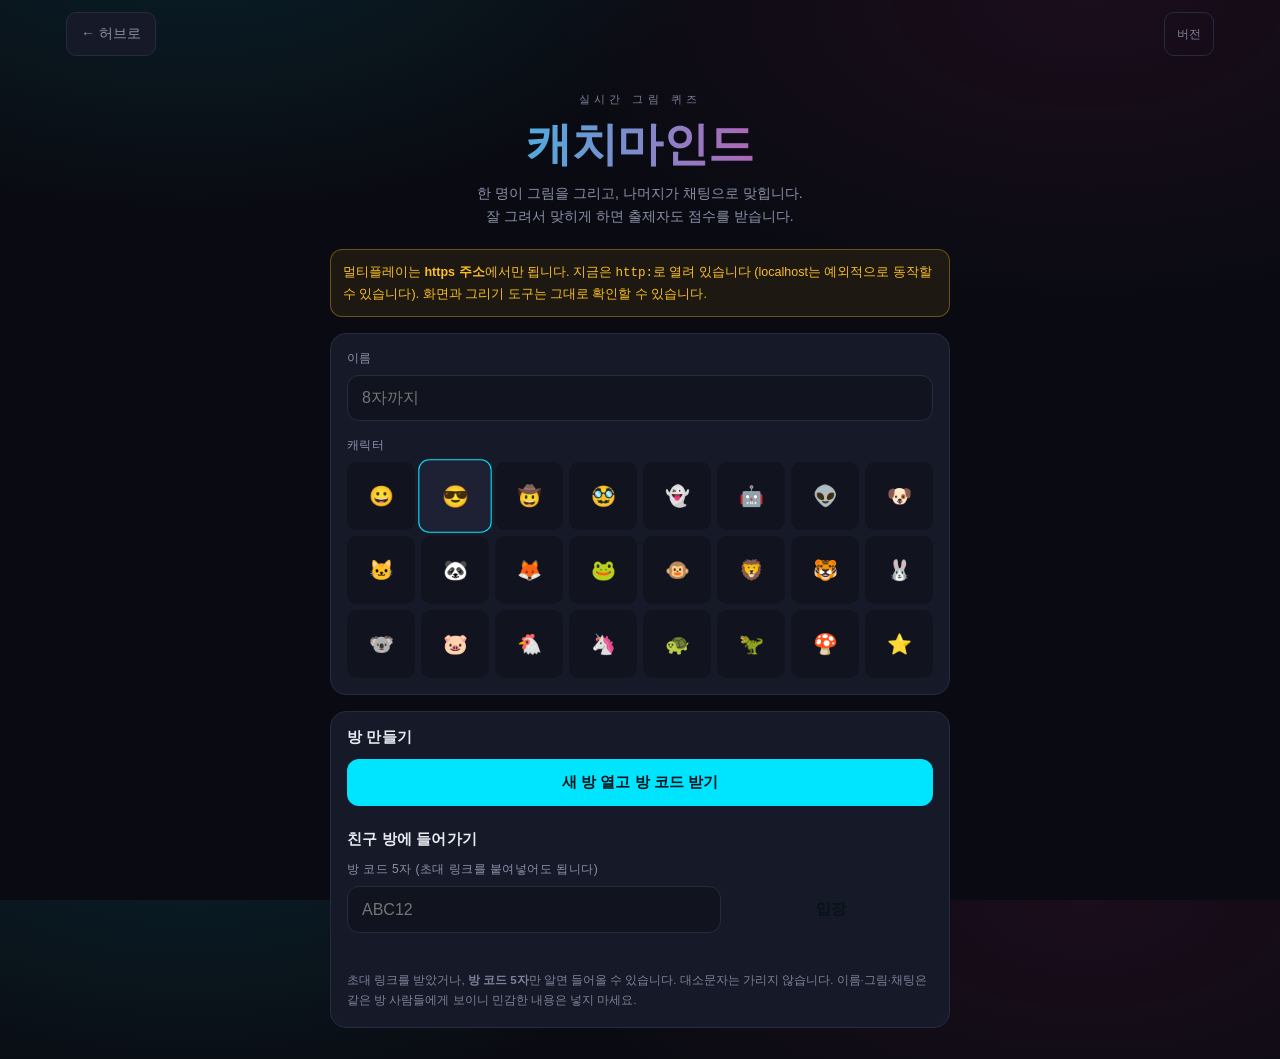
<file: games/catchmind/index.html>
<!DOCTYPE html>
<html lang="ko">
<head>
<meta charset="utf-8">
<meta name="viewport" content="width=device-width,initial-scale=1,viewport-fit=cover">
<title>캐치마인드</title>
<meta name="description" content="한 명이 그리고 나머지가 맞히는 실시간 그림 퀴즈. 방 코드 5자로 친구들과 바로 시작하세요.">
<meta name="theme-color" content="#0a0b12">
<link rel="icon" href="data:image/svg+xml,<svg xmlns='http://www.w3.org/2000/svg' viewBox='0 0 64 64'><text y='50' font-size='48'>🎨</text></svg>">
<style>
/* ===== 허브 다크 테마 토큰 (assets/style.css 계승) ===== */
:root{
  --bg:#0a0b12; --bg-2:#11131f; --card:#161927; --card-2:#1d2133;
  --line:#262b40; --line-2:#3d4468; --text:#e8eaf2; --muted:#8b90a8; --muted-2:#7d8299;
  --accent:#00e5ff; --accent-2:#ff2d95; --ok:#4ade80; --warn:#fbbf24; --bad:#ff4d6d;
  --red:#ff4d6d; --blue:#4d9dff;
  --radius:16px;
  --s1:4px; --s2:8px; --s3:12px; --s4:16px; --s6:24px; --s8:32px;
  --tap:44px;
  --font:"Pretendard",-apple-system,BlinkMacSystemFont,"Apple SD Gothic Neo","Segoe UI",Roboto,sans-serif;
}
*{box-sizing:border-box;margin:0;padding:0;-webkit-tap-highlight-color:transparent}
html,body{height:100%}
body{
  background:
    radial-gradient(900px 500px at 15% -10%, rgba(0,229,255,.10), transparent 60%),
    radial-gradient(900px 500px at 85% 0%, rgba(255,45,149,.07), transparent 60%),
    var(--bg);
  color:var(--text); font-family:var(--font);
  -webkit-text-size-adjust:100%; overscroll-behavior-y:none;
}

/* ===== 연결 상태 바 ===== */
.conn{position:fixed;top:0;left:0;right:0;z-index:120;text-align:center;
  font-size:12px;padding:6px;background:#2a1520;color:var(--bad);display:none;letter-spacing:.02em}
.conn.show{display:block}

/* ===== 상단 내비 ===== */
.nav{display:flex;align-items:center;gap:var(--s3);padding:var(--s3) var(--s4);
  max-width:1180px;margin:0 auto;min-height:var(--tap)}
/* 허브 복귀 링크: 터치 타깃 44×44px 이상 */
.nav .hub{color:var(--muted);text-decoration:none;font-size:14px;padding:0 14px;
  border:1px solid var(--line);border-radius:10px;background:var(--card);white-space:nowrap;
  display:inline-flex;align-items:center;min-height:var(--tap);min-width:var(--tap)}
.nav .hub:hover{color:var(--text);border-color:var(--line-2)}
.navmid{flex:1;min-width:0;font-size:13px;color:var(--muted);text-align:center;
  overflow:hidden;text-overflow:ellipsis;white-space:nowrap}
.navmid b{color:var(--accent);letter-spacing:.12em}
.verbtn{background:transparent;border:1px solid var(--line);color:var(--muted-2);
  border-radius:10px;padding:0 12px;font-size:12px;cursor:pointer;font-family:var(--font);
  min-height:var(--tap);min-width:var(--tap)}

/* ===== 레이아웃 ===== */
#app{max-width:1180px;margin:0 auto;padding:0 var(--s4) calc(var(--s8) + env(safe-area-inset-bottom))}
.narrow{max-width:620px;margin:0 auto}
.card{background:var(--card);border:1px solid var(--line);border-radius:var(--radius);
  padding:var(--s4);margin-top:var(--s4)}
.card h3{font-size:15px;margin-bottom:var(--s3);letter-spacing:.01em}
.hero{text-align:center;padding:var(--s6) 0 var(--s2)}
.hero .kicker{font-size:11px;letter-spacing:.4em;color:var(--muted-2);margin-bottom:var(--s3)}
.hero h1{font-size:clamp(30px,8vw,46px);line-height:1.1;letter-spacing:-.01em;
  background:linear-gradient(92deg,var(--accent),var(--accent-2));
  -webkit-background-clip:text;background-clip:text;color:transparent}
.hero p{color:var(--muted);font-size:14px;line-height:1.7;margin-top:var(--s3)}

/* ===== 폼 ===== */
label.lbl{display:block;font-size:12px;color:var(--muted);margin-bottom:var(--s2);letter-spacing:.04em}
input[type=text]{width:100%;background:var(--bg-2);border:1px solid var(--line);color:var(--text);
  border-radius:12px;padding:13px 14px;font-size:16px;font-family:var(--font);outline:none;min-height:var(--tap)}
input[type=text]:focus{border-color:var(--accent)}
.row{display:flex;gap:var(--s2)}.row>*{flex:1}
.emoji-grid{display:grid;grid-template-columns:repeat(8,1fr);gap:6px}
.emoji-grid button{aspect-ratio:1;font-size:20px;background:var(--bg-2);border:1px solid transparent;
  border-radius:10px;cursor:pointer;transition:.15s;color:var(--text)}
.emoji-grid button[aria-pressed=true]{border-color:var(--accent);background:var(--card-2);transform:scale(1.08)}
button.btn{font-size:15px;font-weight:700;font-family:var(--font);border:none;border-radius:12px;
  padding:14px 16px;cursor:pointer;min-height:var(--tap);color:#08131a;transition:transform .12s}
button.btn:active{transform:translateY(1px)}
button.btn:disabled{opacity:.35;cursor:not-allowed}
.btn-main{background:var(--accent)}
.btn-ghost{background:transparent;color:var(--text);border:1px solid var(--line)}
.note{font-size:11.5px;color:var(--muted-2);line-height:1.7;margin-top:var(--s3)}
.err{color:var(--bad);font-size:13px;margin-top:var(--s2);min-height:18px;line-height:1.5}
.warnbox{background:rgba(251,191,36,.08);border:1px solid rgba(251,191,36,.35);color:var(--warn);
  border-radius:12px;padding:var(--s3);font-size:12.5px;line-height:1.65;margin-top:var(--s3)}
.opt{display:flex;gap:6px;flex-wrap:wrap}
.opt button{background:var(--bg-2);border:1px solid var(--line);color:var(--muted);border-radius:10px;
  padding:10px 13px;font-size:13px;cursor:pointer;font-family:var(--font);min-height:var(--tap)}
.opt button[aria-pressed=true]{border-color:var(--accent);color:var(--accent);background:rgba(0,229,255,.08)}
.opt.wide button{flex:1;min-width:92px}
.hintline{font-size:11.5px;color:var(--muted-2);margin-top:6px;line-height:1.6}

/* ===== 대기실 ===== */
.codebox{text-align:center;padding:var(--s6) var(--s4);border:1px solid var(--line);
  border-radius:var(--radius);background:var(--card-2);margin-top:var(--s4)}
.codebox .lbl2{font-size:11px;letter-spacing:.36em;color:var(--muted-2)}
.code{font-size:clamp(34px,11vw,54px);letter-spacing:.16em;color:var(--accent);
  font-weight:800;margin:var(--s2) 0 var(--s1)}
.players{display:flex;flex-wrap:wrap;gap:var(--s2)}
.pchip{display:flex;align-items:center;gap:7px;background:var(--bg-2);border:1px solid var(--line);
  border-radius:999px;padding:8px 13px 8px 10px;font-size:13.5px}
.pchip .av{font-size:18px}
.pchip.host{border-color:var(--accent)}
.pchip .tag{font-size:10.5px;color:var(--accent);border-left:1px solid var(--line);padding-left:7px}
.pchip.red{border-color:var(--red)} .pchip.blue{border-color:var(--blue)}
.teamsel{display:flex;gap:var(--s2);margin-top:var(--s3)}
.teamsel button{flex:1;min-height:var(--tap);border-radius:12px;font-size:14px;font-weight:700;
  cursor:pointer;font-family:var(--font);background:var(--bg-2);border:1px solid var(--line);color:var(--muted)}
.teamsel button.red[aria-pressed=true]{border-color:var(--red);color:var(--red);background:rgba(255,77,109,.1)}
.teamsel button.blue[aria-pressed=true]{border-color:var(--blue);color:var(--blue);background:rgba(77,157,255,.1)}
.reason{font-size:12.5px;color:var(--warn);margin-top:var(--s2);min-height:18px;line-height:1.5}

/* ===== 게임 화면 ===== */
.hud{display:flex;align-items:center;justify-content:space-between;gap:var(--s3);
  background:var(--card);border:1px solid var(--line);border-radius:var(--radius);
  padding:var(--s3) var(--s4);margin-top:var(--s3);flex-wrap:wrap}
.hud .rd{font-size:13.5px;color:var(--muted)}
.hud .rd b{color:var(--text)}
.hud .clock{font-size:22px;font-weight:800;color:var(--accent);letter-spacing:.04em;font-variant-numeric:tabular-nums}
.hud .clock.warn{color:var(--bad)}
.tbar{height:6px;background:var(--bg-2);border:1px solid var(--line);border-radius:99px;
  overflow:hidden;margin-top:var(--s2)}
.tfill{height:100%;width:100%;background:var(--accent);transition:width .12s linear}
.tfill.warn{background:var(--bad)}
.wordbar{margin-top:var(--s3);background:var(--card);border:1px solid var(--line);
  border-radius:var(--radius);padding:var(--s3) var(--s4);text-align:center}
.wordbar .cat{font-size:11px;letter-spacing:.2em;color:var(--muted-2)}
.wordbar .mask{font-size:clamp(20px,5vw,28px);font-weight:800;letter-spacing:.22em;
  margin-top:6px;word-break:break-all}
.wordbar .mask.mine{color:var(--warn)}
.wordbar .sub{font-size:12px;color:var(--muted);margin-top:5px;line-height:1.5}

.gamegrid{display:grid;gap:var(--s3);margin-top:var(--s3);
  grid-template-columns:190px minmax(0,1fr) 290px;align-items:start}
.gcol{background:var(--card);border:1px solid var(--line);border-radius:var(--radius);padding:var(--s3)}
.gcol h4{font-size:11px;letter-spacing:.18em;color:var(--muted-2);margin-bottom:var(--s2)}
.plist{display:flex;flex-direction:column;gap:6px}
.pl{display:flex;align-items:center;gap:8px;background:var(--bg-2);border:1px solid var(--line);
  border-radius:10px;padding:8px 10px;font-size:13px}
.pl .av{font-size:17px;flex:0 0 auto}
.pl .nm{flex:1;min-width:0;overflow:hidden;text-overflow:ellipsis;white-space:nowrap}
.pl .sc{flex:0 0 auto;font-weight:800;font-variant-numeric:tabular-nums;color:var(--muted)}
.pl.me{border-color:var(--line-2)}
.pl.me .nm{font-weight:700}
.pl.drawer{border-color:var(--accent);background:rgba(0,229,255,.08)}
.pl.ok{border-color:var(--ok);background:rgba(74,222,128,.08)}
.pl.ok .sc{color:var(--ok)}
.pl.wait{opacity:.5}
.pl .bdg{flex:0 0 auto;font-size:10px;border-radius:99px;padding:2px 6px;font-weight:700}
.pl .bdg.d{background:var(--accent);color:#08131a}
.pl .bdg.o{background:var(--ok);color:#08130c}
.pl .bdg.a{background:var(--warn);color:#1a1405}
.pl.away{opacity:.6}
.pl.tred{box-shadow:inset 3px 0 0 var(--red)}
.pl.tblue{box-shadow:inset 3px 0 0 var(--blue)}

/* 캔버스와 (모바일 전용) 스크롤 그립을 나란히 둔다.
   PC에서는 그립이 display:none이라 캔버스가 예전과 똑같이 한 줄을 다 쓴다. */
.cvrow{display:flex;gap:var(--s2);align-items:stretch}
.cvwrap{position:relative;background:#fff;border-radius:12px;overflow:hidden;aspect-ratio:4/3;
  border:1px solid var(--line);flex:1;min-width:0}
/* touch-action:none을 무조건 걸면 그리지 않는 사람에게 캔버스가 "스크롤 죽은 구역"이 된다.
   지금 그릴 수 있을 때(.drawable)만 잠근다. */
#cv{display:block;width:100%;height:100%;touch-action:auto;cursor:crosshair}
#cv.drawable{touch-action:none}
/* 그리는 동안 페이지를 물리적으로 고정한다 (touch-action을 무시하는 WebView 대비).
   top은 JS가 -scrollY로 넣고, 손을 떼면 그 값으로 정확히 되돌린다. */
body.drawlock{position:fixed;left:0;right:0;width:100%;overflow:hidden}
/* 출제자용 스크롤 그립 — 모바일에서 내가 출제자일 때만 보인다 */
.scrollgrip{display:none}
.cvlock{position:absolute;inset:0;display:none;align-items:center;justify-content:center;
  background:rgba(10,11,18,.72);color:var(--text);font-size:14px;text-align:center;padding:var(--s4);
  line-height:1.7;backdrop-filter:blur(2px)}
.cvlock.on{display:flex}
@media(max-width:900px){
  .scrollgrip.on{display:flex;flex:0 0 44px;width:44px;touch-action:none;cursor:grab;
    flex-direction:column;align-items:center;justify-content:center;gap:6px;
    background:var(--bg-2);border:1px solid var(--line-2);border-radius:12px;
    color:var(--muted);font-size:11px;letter-spacing:.02em;user-select:none;-webkit-user-select:none}
  .scrollgrip.on .ar{font-size:13px;line-height:1;color:var(--accent)}
  .scrollgrip.on .lbl{writing-mode:vertical-rl;text-orientation:upright;letter-spacing:.1em}
  .scrollgrip.on.act{background:var(--card-2);border-color:var(--accent);cursor:grabbing}
}
.tools{margin-top:var(--s3);display:none;flex-direction:column;gap:var(--s2)}
.tools.on{display:flex}
.swatches{display:flex;flex-wrap:wrap;gap:6px}
.sw{width:30px;height:30px;border-radius:8px;border:2px solid var(--line);cursor:pointer;padding:0}
.sw[aria-pressed=true]{border-color:var(--accent);transform:scale(1.12)}
.toolrow{display:flex;gap:6px;flex-wrap:wrap;align-items:center}
.tbtn{background:var(--bg-2);border:1px solid var(--line);color:var(--muted);border-radius:10px;
  padding:9px 12px;font-size:13px;cursor:pointer;font-family:var(--font);min-height:38px}
.tbtn[aria-pressed=true]{border-color:var(--accent);color:var(--accent);background:rgba(0,229,255,.08)}
.wbtn{width:38px;height:38px;display:inline-flex;align-items:center;justify-content:center}
.wdot{background:var(--muted);border-radius:50%;display:block}
.tbtn[aria-pressed=true] .wdot{background:var(--accent)}
.toolnote{font-size:11.5px;color:var(--warn);line-height:1.6}

.chatlog{height:340px;overflow-y:auto;overscroll-behavior:contain;background:var(--bg-2);
  border:1px solid var(--line);border-radius:12px;padding:10px;display:flex;flex-direction:column;gap:6px}
.cmsg{font-size:13px;line-height:1.5;word-break:break-word;overflow-wrap:anywhere;display:flex;gap:6px}
.cmsg .cav{flex:0 0 auto;font-size:15px}
.cmsg .cnm{flex:0 0 auto;color:var(--muted);font-weight:700;font-size:12px}
.cmsg.mine .cnm{color:var(--accent)}
.cmsg.tred .cnm{color:var(--red)} .cmsg.tblue .cnm{color:var(--blue)}
.cmsg.sys{color:var(--muted);font-size:12.5px;font-style:normal}
.cmsg.sys.ok{color:var(--ok);font-weight:700}
.cmsg.sys.near{color:var(--warn)}
.cmsg.sys.bad{color:var(--bad)}
.cempty{margin:auto;color:var(--muted-2);font-size:12.5px;text-align:center;line-height:1.7}
.chatin{display:flex;gap:var(--s2);margin-top:var(--s2)}
.chatin input{flex:1;min-width:0}
.chatin .btn{flex:0 0 auto;font-size:14px;padding:0 16px}
.chatin input:disabled{opacity:.5}

/* ===== 오버레이 ===== */
.ovl{position:fixed;inset:0;z-index:100;display:none;align-items:center;justify-content:center;
  padding:var(--s4);background:rgba(6,7,14,.82)}
.ovl.show{display:flex}
.obox{width:100%;max-width:520px;max-height:88vh;overflow-y:auto;overscroll-behavior:contain;
  background:var(--card);border:1px solid var(--line-2);border-radius:20px;padding:var(--s6) var(--s4)}
.obox h2{font-size:19px;text-align:center;margin-bottom:var(--s2)}
.obox .osub{font-size:13px;color:var(--muted);text-align:center;line-height:1.7;margin-bottom:var(--s4)}
.wordbtns{display:flex;flex-direction:column;gap:var(--s2)}
.wordbtns button{width:100%;background:var(--bg-2);border:1px solid var(--line);color:var(--text);
  border-radius:14px;padding:16px;font-size:18px;font-weight:700;cursor:pointer;font-family:var(--font);
  min-height:56px;text-align:center}
.wordbtns button:hover{border-color:var(--accent);color:var(--accent)}
.wordbtns .wc{display:block;font-size:11px;color:var(--muted-2);font-weight:400;margin-top:4px;letter-spacing:.1em}
.bigword{text-align:center;font-size:clamp(26px,7vw,38px);font-weight:800;color:var(--accent);
  margin:var(--s2) 0 var(--s4);word-break:break-all}
.rtable{display:flex;flex-direction:column;gap:6px}
.rrow{display:flex;align-items:center;gap:8px;background:var(--bg-2);border:1px solid var(--line);
  border-radius:10px;padding:10px 12px;font-size:13.5px}
.rrow .rn{flex:1;min-width:0;overflow:hidden;text-overflow:ellipsis;white-space:nowrap}
.rrow .rp{font-weight:800;color:var(--ok);font-variant-numeric:tabular-nums}
.rrow .rk{flex:0 0 24px;text-align:center;color:var(--muted-2);font-weight:800}
.rrow.gold{border-color:var(--warn)} .rrow.gold .rk{color:var(--warn)}
.rrow.drawer{border-color:var(--accent)} .rrow.drawer .rp{color:var(--accent)}
.podium{display:flex;align-items:flex-end;justify-content:center;gap:var(--s2);margin:var(--s4) 0}
.pod{flex:1;max-width:120px;text-align:center}
.pod .av{font-size:34px}
.pod .nm{font-size:13px;margin-top:4px;overflow:hidden;text-overflow:ellipsis;white-space:nowrap}
.pod .bar{margin-top:var(--s2);border-radius:10px 10px 0 0;background:var(--card-2);
  border:1px solid var(--line);border-bottom:none;display:flex;align-items:center;justify-content:center;
  font-weight:800;font-size:15px}
.pod.p1 .bar{height:96px;background:rgba(251,191,36,.16);border-color:var(--warn);color:var(--warn)}
.pod.p2 .bar{height:70px;color:var(--muted)}
.pod.p3 .bar{height:52px;color:var(--muted)}
.teamscore{display:flex;gap:var(--s2);margin-bottom:var(--s4)}
.ts{flex:1;text-align:center;border-radius:14px;padding:var(--s4) var(--s2);border:1px solid var(--line)}
.ts.red{border-color:var(--red);background:rgba(255,77,109,.08)}
.ts.blue{border-color:var(--blue);background:rgba(77,157,255,.08)}
.ts .tn{font-size:12px;color:var(--muted);letter-spacing:.1em}
.ts .tv{font-size:30px;font-weight:800;margin-top:4px}
.ts.red .tv{color:var(--red)} .ts.blue .tv{color:var(--blue)}
.ts.win{box-shadow:0 0 0 1px currentColor}
.wintxt{text-align:center;font-size:17px;font-weight:800;margin-bottom:var(--s3)}

/* 버전 시트 */
.verlist{list-style:none;display:flex;flex-direction:column;gap:var(--s2)}
.verlist li{background:var(--bg-2);border:1px solid var(--line);border-radius:12px;padding:11px 13px}
.verlist li.cur{border-color:var(--accent)}
.verlist b{font-size:14px}
.verlist p{font-size:12px;color:var(--muted);line-height:1.75;margin-top:4px;
  padding-left:11px;text-indent:-11px;word-break:keep-all}

.spin{display:inline-block;width:13px;height:13px;border:2px solid var(--line);
  border-top-color:var(--accent);border-radius:50%;animation:sp .8s linear infinite;vertical-align:-2px;margin-right:6px}
@keyframes sp{to{transform:rotate(360deg)}}

/* ===== 반응형: 좁으면 캔버스 위 · 채팅 아래로 스택 ===== */
@media(max-width:1000px){
  .gamegrid{grid-template-columns:1fr}
  .gcol.players-col{order:1}
  .gcol.canvas-col{order:2}
  .gcol.chat-col{order:3}
  .plist{flex-direction:row;overflow-x:auto;overscroll-behavior-x:contain;padding-bottom:4px}
  .pl{flex:0 0 auto;min-width:132px}
  .chatlog{height:220px}
}
@media(max-width:520px){
  #app{padding-left:var(--s3);padding-right:var(--s3)}
  .nav{padding-left:var(--s3);padding-right:var(--s3)}
  .emoji-grid{grid-template-columns:repeat(6,1fr)}
}
@media(prefers-reduced-motion:reduce){*{animation:none!important;transition-duration:.01ms!important}}
</style>
</head>
<body>
<div class="conn" id="conn"></div>
<header class="nav">
  <a class="hub" id="hubLink" href="../../index.html" aria-label="허브로 돌아가기">← 허브로</a>
  <span class="navmid" id="navmid"></span>
  <button class="verbtn" id="verBtn" type="button">버전</button>
</header>
<main id="app"></main>
<div class="ovl" id="ovl"></div>

<!-- 로드 순서: words.js → net.js → game.js (ES 모듈 금지, 전부 classic script) -->
<script src="words.js"></script>
<script src="net.js"></script>
<script src="game.js"></script>
</body>
</html>
</file>
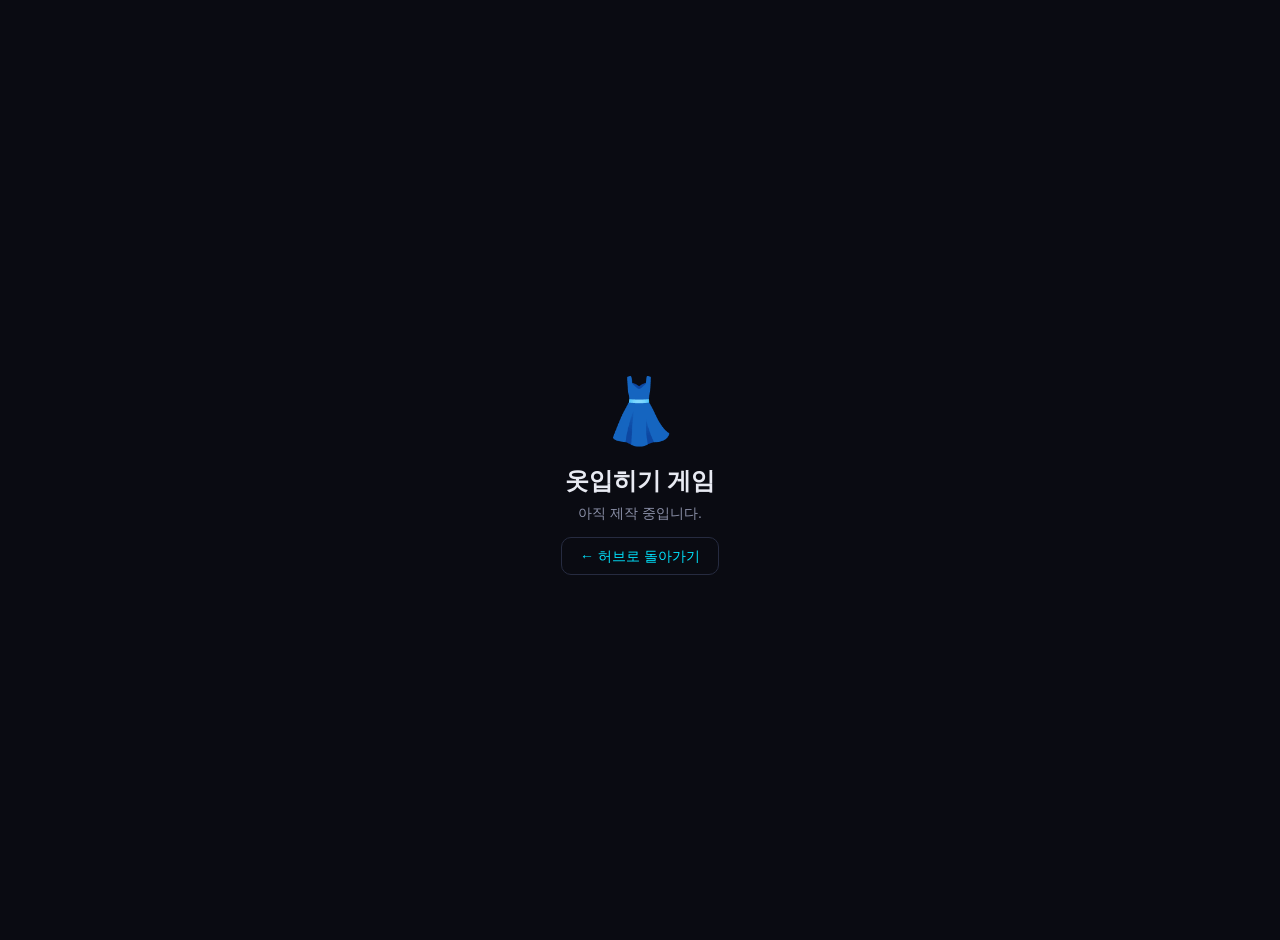
<file: games/dressup/index.html>
<!DOCTYPE html>
<html lang="ko">
<head>
<meta charset="UTF-8">
<meta name="viewport" content="width=device-width, initial-scale=1.0">
<title>옷입히기 게임 — 준비중</title>
<style>
  body{margin:0;min-height:100vh;display:grid;place-items:center;background:#0a0b12;color:#e8eaf2;
       font-family:-apple-system,"Apple SD Gothic Neo",sans-serif;text-align:center;padding:20px}
  .e{font-size:64px}h1{margin:16px 0 8px;font-size:24px}
  p{color:#8b90a8;font-size:14px;margin:0 0 24px}
  a{color:#00e5ff;text-decoration:none;border:1px solid #262b40;border-radius:10px;padding:10px 18px;font-size:14px}
  a:hover{border-color:#00e5ff}
</style>
</head>
<body>
  <div>
    <div class="e">👗</div>
    <h1>옷입히기 게임</h1>
    <p>아직 제작 중입니다.</p>
    <a href="../../index.html">← 허브로 돌아가기</a>
  </div>
</body>
</html>
</file>
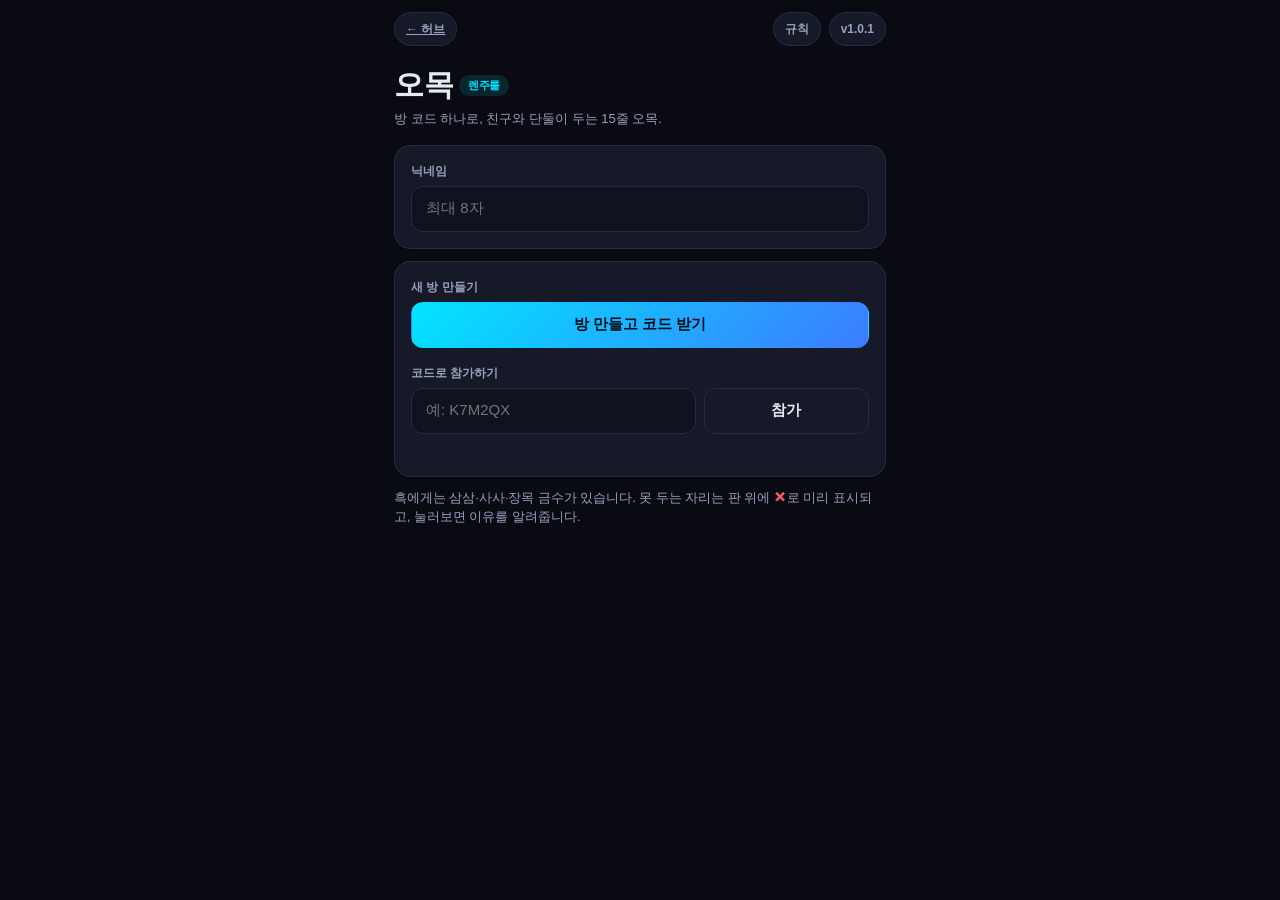
<file: games/duel/index.html>
<!DOCTYPE html>
<html lang="ko">
<head>
<meta charset="utf-8">
<meta name="viewport" content="width=device-width,initial-scale=1,viewport-fit=cover">
<title>오목 — Englknight</title>
<style>
:root{
  --bg:#0a0b12; --card:#161927; --line:#262b40; --tx:#e8eaf2; --dim:#98a0bd; --pt:#00e5ff;
  --wood:#c99a63; --wood2:#b8894f; --grid:#4a331c; --bad:#ff5a6a; --ok:#4ade80;
}
*{box-sizing:border-box;-webkit-tap-highlight-color:transparent}
html,body{margin:0;padding:0}
body{background:var(--bg);color:var(--tx);
  font-family:-apple-system,BlinkMacSystemFont,"Apple SD Gothic Neo","Noto Sans KR",sans-serif;
  min-height:100vh;font-size:15px;line-height:1.5}
#app{max-width:520px;margin:0 auto;padding:10px 14px calc(18px + env(safe-area-inset-bottom))}
a{color:var(--pt)}
button{font:inherit;color:inherit;background:none;border:none;cursor:pointer}
.btn{display:inline-flex;align-items:center;justify-content:center;gap:6px;
  min-height:46px;padding:0 18px;border-radius:12px;background:var(--card);
  border:1px solid var(--line);color:var(--tx);font-weight:600;transition:.12s}
.btn:active{transform:scale(.97)}
.btn.pri{background:linear-gradient(135deg,#00e5ff,#3d7bff);color:#06121a;border-color:transparent}
.btn.dan{border-color:#5a2733;color:#ff8a96}
.btn:disabled{opacity:.4;cursor:default}
.btn.sm{min-height:38px;padding:0 12px;font-size:13px;font-weight:500}
/* 터치 타깃 44px. 상단 바에 칩 3개가 나란히 있어 실제 크기를 키우면 배치가 흔들린다.
   보이는 상자는 그대로 두고 히트 영역만 넓힌다.
   가로는 100%로 두고 min-width로만 보장한다 — 44px 고정으로 하면 좁은 버튼끼리 히트
   영역이 겹친다. 상태 표시용 span.chip은 누를 게 없으므로 제외한다. */
a.chip,button.chip,.btn.sm{position:relative}
a.chip::after,button.chip::after,.btn.sm::after{content:"";position:absolute;
  top:50%;left:50%;transform:translate(-50%,-50%);
  width:100%;min-width:44px;height:44px}
input{font:inherit;width:100%;min-height:46px;padding:0 14px;border-radius:12px;
  background:#10131f;border:1px solid var(--line);color:var(--tx)}
input:focus{outline:2px solid var(--pt);outline-offset:-1px}

/* ── 상단 바: 버전 버튼은 첫 화면에서 스크롤 없이 보여야 한다 ───────── */
.top{display:flex;align-items:center;gap:8px;padding:2px 0 10px}
.top .sp{flex:1}
.chip{display:inline-flex;align-items:center;gap:5px;min-height:34px;padding:0 11px;
  border-radius:999px;background:var(--card);border:1px solid var(--line);
  font-size:12px;color:var(--dim);font-weight:600}
.chip.on{color:var(--ok);border-color:#1e4632}
.chip.off{color:#ffcf6b;border-color:#4a3a17}
.chip.dead{color:var(--bad);border-color:#4d2029}

h1{margin:6px 0 2px;font-size:30px;letter-spacing:-.5px}
.sub{color:var(--dim);font-size:13px;margin:0 0 16px}
.badge{display:inline-block;padding:2px 9px;border-radius:999px;font-size:11px;font-weight:700;
  background:rgba(0,229,255,.12);color:var(--pt);vertical-align:6px;margin-left:6px}
.card{background:var(--card);border:1px solid var(--line);border-radius:16px;padding:16px;margin-bottom:12px}
.lbl{font-size:12px;color:var(--dim);margin:0 0 6px;font-weight:600}
.row{display:flex;gap:8px}
.row>*{flex:1}
.err{color:var(--bad);font-size:13px;margin-top:8px;min-height:18px}
.hint{color:var(--dim);font-size:12.5px}

/* ── 대국 화면 ─────────────────────────────────────────── */
.players{display:flex;gap:8px;margin-bottom:10px}
.pl{flex:1;background:var(--card);border:1px solid var(--line);border-radius:14px;padding:9px 11px;
  display:flex;align-items:center;gap:9px;min-width:0}
.pl.turn{border-color:var(--pt);box-shadow:0 0 0 1px var(--pt) inset}
.dot{width:20px;height:20px;border-radius:50%;flex:none}
.dot.b{background:#15161c;border:1px solid #4a4f66}
.dot.w{background:#f2f4fb;border:1px solid #8d93aa}
.pnm{font-weight:700;font-size:13.5px;overflow:hidden;text-overflow:ellipsis;white-space:nowrap}
.pst{font-size:11px;color:var(--dim)}
.pst.warn{color:#ffcf6b}
.pst.bad{color:var(--bad)}
.sc{font-size:13px;font-weight:800;color:var(--pt);flex:none}

/* 판만은 다크 테마 예외 — 배경 #0a0b12에 흑돌을 얹으면 묻힌다 */
.bwrap{background:linear-gradient(160deg,var(--wood),var(--wood2));
  border-radius:14px;padding:0;border:1px solid #7d5a30;overflow:hidden;
  box-shadow:0 6px 20px rgba(0,0,0,.45)}
#bd{display:block;width:100%;height:auto;touch-action:manipulation}

.bar{margin-top:10px;display:flex;gap:8px;align-items:center}
.coord{font-variant-numeric:tabular-nums;font-weight:800;font-size:15px;min-width:52px}
.turnmsg{font-size:13.5px;font-weight:700}
.turnmsg .mine{color:var(--pt)}
.acts{display:flex;gap:8px;margin-top:8px}
.acts .btn{flex:1}

.note{margin-top:10px;padding:11px 13px;border-radius:12px;font-size:13px;
  background:rgba(255,207,107,.08);border:1px solid #4a3a17;color:#ffcf6b}
.note.bad{background:rgba(255,90,106,.08);border-color:#4d2029;color:#ff9aa4}
.note .acts{margin-top:9px}

/* ── 시트/모달 ─────────────────────────────────────────── */
.sheet{position:fixed;inset:0;background:rgba(4,6,12,.72);display:flex;align-items:flex-end;
  justify-content:center;z-index:50;padding:0}
.sheet .inner{background:var(--card);border:1px solid var(--line);border-bottom:none;
  border-radius:18px 18px 0 0;width:100%;max-width:520px;max-height:82vh;overflow:auto;
  padding:18px 16px calc(20px + env(safe-area-inset-bottom))}
.sheet h3{margin:0 0 12px;font-size:17px}
.vlog{margin:0 0 14px}
.vlog .v{font-weight:800;color:var(--pt);font-size:13px;margin-bottom:4px}
.vlog ul{margin:0;padding-left:18px;color:var(--dim);font-size:13px}
.vlog li{margin:3px 0}
.rule dt{font-weight:700;margin-top:11px;font-size:13.5px}
.rule dd{margin:3px 0 0;color:var(--dim);font-size:13px}
.x{color:var(--bad);font-weight:800}
@media (prefers-reduced-motion:reduce){.btn{transition:none}.btn:active{transform:none}}
</style>
</head>
<body>
<div id="app"></div>
<script src="renju.js"></script>
<script>
'use strict';
/* ============================================================
 * 오목 (렌주룰) — Englknight
 * 규칙 판정은 renju.js에 있다. 이 파일은 화면과 통신만 맡는다.
 * ============================================================ */
var VERSION='1.0.1';
var CHANGELOG=[
 {v:'1.0.1',t:[
   '상단 바 버튼(허브·규칙·버전)과 작은 버튼들의 터치 영역을 44px로 넓혔습니다 — 보이는 크기는 그대로입니다'
 ]},
 {v:'1.0.0',t:[
   '오목 첫 공개 — 방 코드로 친구와 1:1 온라인 대국',
   '렌주룰 적용: 흑은 삼삼·사사·장목 금수, 정확히 5목만 승리 (백은 제한 없음)',
   '금수 자리를 붉은 ✕로 미리 표시하고, 탭하면 이유를 알려준다',
   '모바일 오착 방지 — 한 번 탭해 미리보기, 다시 탭해야 확정',
   '시간 초과 몰수패 없음. 상대 연결이 끊기면 알려주고 빠져나올 길을 연다',
   '무르기(상대 동의 · 직전 1수 · 판당 3회), 기권, 선후공 교대 재대국'
 ]}
];

/* renju.js가 안 실려 오면 판정을 할 수 없다. 빈 화면 대신 원인을 보여준다.
   (classic script는 file://에서도 형제 파일을 읽지만, 파일을 따로 옮기면 깨진다) */
if(!window.RENJU){
  document.getElementById('app').innerHTML=
    '<div class="card" style="margin-top:24px"><h3 style="margin:0 0 8px">규칙 파일을 불러오지 못했습니다</h3>'+
    '<p class="hint">이 게임은 <b>index.html</b>과 <b>renju.js</b> 두 파일이 같은 폴더에 함께 있어야 합니다. '+
    '한쪽만 옮기거나 지우면 판정을 할 수 없어 게임이 시작되지 않습니다.</p>'+
    '<p class="hint" style="margin-top:10px"><a href="../../index.html">← 게임 허브로 돌아가기</a></p></div>';
  throw new Error('renju.js missing');
}
var R=window.RENJU, N=R.N;
/* 조사가 사유마다 달라서('삼삼은' / '사사는') 문장을 통째로 갖는다 */
var FORBID_MSG={three:'삼삼은 흑이 둘 수 없습니다 (금수)',
                four:'사사는 흑이 둘 수 없습니다 (금수)',
                overline:'여섯 목(장목)은 흑이 둘 수 없습니다 (금수)'};
var EMPTY=R.EMPTY, BLACK=R.BLACK, WHITE=R.WHITE;

/* ================= 통신 계층 (ox-survival 검증본 재사용) ================= */
var BROKERS=['wss://broker.emqx.io:8084/mqtt','wss://broker.hivemq.com:8884/mqtt','wss://test.mosquitto.org:8081/mqtt'];
var MQTT_CDN=['https://unpkg.com/mqtt@5.14.1/dist/mqtt.min.js','https://cdn.jsdelivr.net/npm/mqtt@5.14.1/dist/mqtt.min.js'];
var CONNECT_MS=8000, STALL_MS=12000, MAX_ROUNDS=3;

function loadMqtt(){
  return new Promise(function(res,rej){
    if(window.mqtt)return res();
    var i=0;
    (function next(){
      if(i>=MQTT_CDN.length)return rej(new Error('mqtt-load'));
      var s=document.createElement('script');
      s.src=MQTT_CDN[i++];s.onload=function(){res()};s.onerror=next;
      document.head.appendChild(s);
    })();
  });
}
/* 공용 브로커는 IP당 연결 제한·주기적 강제 절단이 흔하다. mqtt.js의 reconnectPeriod는
   "같은 브로커"만 무한 재시도하므로 한 번 거부당하면 영영 못 붙는다. 그래서 절단 후
   STALL_MS 안에 못 돌아오면 클라이언트를 버리고 다음 브로커로 승격한다. */
function makeMqttNet(){
  var cl=null,subs={},bi=0,rounds=0,stallT=null,notify=null,dead=false,pendRes=null,pendRej=null;
  function setState(x){ if(notify)notify(x) }
  function clearStall(){ if(stallT){clearTimeout(stallT);stallT=null} }
  function armStall(){ if(stallT||dead)return; stallT=setTimeout(function(){stallT=null;promote()},STALL_MS) }
  function promote(){
    if(dead)return; clearStall();
    if(document.hidden){ armStall(); return }   // 탭이 숨으면 타이머가 조여 keepalive가 밀린다. 브로커 탓이 아니다
    var old=cl; cl=null; try{ old&&old.end(true) }catch(e){}
    open();
  }
  function giveUp(){ setState('dead'); if(pendRej){var r=pendRej;pendRes=pendRej=null;r(new Error('broker'))} }
  function open(){
    if(dead)return;
    if(bi>=BROKERS.length){ bi=0; rounds++ }
    if(rounds>=MAX_ROUNDS)return giveUp();
    var url=BROKERS[bi++];
    var c=window.mqtt.connect(url,{clientId:'ok_'+Math.random().toString(16).slice(2,10),
      clean:true,reconnectPeriod:2500,connectTimeout:7000,keepalive:30});
    var settled=false;
    var to=setTimeout(function(){ if(settled)return; settled=true; try{c.end(true)}catch(e){} open() },CONNECT_MS);
    c.on('connect',function(){
      settled=true;clearTimeout(to);clearStall();
      cl=c;rounds=0;
      Object.keys(subs).forEach(function(t){c.subscribe(t,{qos:0})});
      setState('on');
      if(pendRes){var r=pendRes;pendRes=pendRej=null;r(url)}
    });
    c.on('error',function(){ if(settled)return; settled=true;clearTimeout(to);try{c.end(true)}catch(e){} open() });
    c.on('close',  function(){ if(cl===c){setState('off');armStall()} });
    c.on('offline',function(){ if(cl===c){setState('off');armStall()} });
    c.on('reconnect',function(){ if(cl===c){setState('re');armStall()} });
    c.on('message',function(t,p){
      if(cl!==c)return;
      var fn=subs[t];if(!fn)return;
      var v=p.toString();
      try{ fn(v?JSON.parse(v):null) }catch(e){}
    });
  }
  return {
    connect:function(onState){
      notify=onState;
      if(cl)return Promise.resolve('');
      return loadMqtt().then(function(){
        return new Promise(function(res,rej){ pendRes=res;pendRej=rej;bi=0;rounds=0;dead=false;open() });
      });
    },
    sub:function(t,fn){subs[t]=fn;if(cl)cl.subscribe(t,{qos:0})},
    unsub:function(t){delete subs[t];if(cl)cl.unsubscribe(t)},
    ready:function(){ return !!(cl&&cl.connected) },
    /* 끊긴 소켓에 publish하면 콘솔 에러가 나고 메시지도 사라진다. 붙어 있을 때만 보낸다.
       못 보낸 착수는 아래 pendMove가 다시 보낸다. */
    pub:function(t,obj,retain){ if(cl&&cl.connected)cl.publish(t,obj===null?'':JSON.stringify(obj),{qos:0,retain:!!retain}) },
    end:function(){dead=true;clearStall();try{cl&&cl.end(true)}catch(e){};cl=null}
  };
}
var NET=makeMqttNet();

/* ================= 상태 ================= */
var S={screen:'home',name:'',code:'',pid:rid(10),isHost:false,net:'idle',err:'',
       ghost:-1,sheet:'',msg:'',lastSeen:0,hostSeen:0,copied:false,pend:null};
var G=null;                 // 방 상태 (방장이 만들고 retain으로 뿌린다)
var seen={};                // 방장: 참가자 pid -> 마지막 수신 시각
var hostTimer=null,uiTimer=null,hbTimer=null;
var REDUCED=!!(window.matchMedia&&window.matchMedia('(prefers-reduced-motion: reduce)').matches);
var app=document.getElementById('app');

function rid(n){var c='ABCDEFGHJKLMNPQRSTUVWXYZ23456789',s='';for(var i=0;i<n;i++)s+=c[Math.floor(Math.random()*c.length)];return s}
function esc(s){return String(s).replace(/[&<>"']/g,function(m){return{'&':'&amp;','<':'&lt;','>':'&gt;','"':'&quot;',"'":'&#39;'}[m]})}
function clean(s){var t=String(s||'').replace(/[^0-9A-Za-z가-힣ㄱ-ㅎㅏ-ㅣ ]/g,'').trim().slice(0,8);return t||'익명'}
function now(){return Date.now()}
function T(){return 'okm1/'+S.code}
function tState(){return T()+'/state'}
function tEv(){return T()+'/ev'}
function inviteLink(){return location.origin+location.pathname+'#'+S.code}
function cName(x,y){return 'ABCDEFGHIJKLMNO'.charAt(x)+(N-y)}

/* ================= 판 계산 ================= */
function boardOf(moves){
  var b=R.emptyBoard();
  for(var i=0;i<moves.length;i++) b[moves[i]]=(i%2===0)?BLACK:WHITE;
  return b;
}
function turnColor(g){ return (g.moves.length%2===0)?BLACK:WHITE }
/* 이번 판에서 검은 돌을 쥔 사람의 자리(0=방장,1=손님) */
function seatOfColor(g,c){ return c===BLACK?g.blackSeat:(1-g.blackSeat) }
function mySeat(g){ if(!g||!g.p)return -1; return g.p[0]&&g.p[0].pid===S.pid?0:(g.p[1]&&g.p[1].pid===S.pid?1:-1) }
function myColor(g){var s=mySeat(g);if(s<0||!g.g)return 0;return s===g.g.blackSeat?BLACK:WHITE}

/* ================= 방장: 규칙 집행 ================= */
function newGame(blackSeat){
  return {moves:[],blackSeat:blackSeat,over:null,undo:null,undoLeft:[3,3],rematch:[false,false]};
}
function hostApply(ev){
  if(!G||!ev||!ev.pid)return;
  if(ev.pid!==S.pid) seen[ev.pid]=now();

  if(ev.t==='join'){
    var nm=clean(ev.name);
    if(G.p[1]&&G.p[1].pid===ev.pid){                 // 이미 앉아 있다 — 이름이 그대로면 조용히 넘어간다
      if(G.p[1].name===nm)return;                    // (join은 4초마다 오는 생존 신호도 겸한다)
      G.p[1].name=nm;
    }
    else if(G.p[0]&&G.p[0].pid===ev.pid){ if(G.p[0].name===nm)return; G.p[0].name=nm; }
    else if(!G.p[1]){ G.p[1]={pid:ev.pid,name:nm}; if(G.phase==='wait')G.phase='ready'; }
    else return;                                     // 정원 2명 — 세 번째는 무시한다
    return push(true);
  }
  if(ev.t==='hb') return;
  var seat=(G.p[0]&&G.p[0].pid===ev.pid)?0:((G.p[1]&&G.p[1].pid===ev.pid)?1:-1);
  if(seat<0)return;

  if(ev.t==='leave'){ if(seat===1){G.p[1]=null;G.phase='wait';G.g=newGame(G.g.blackSeat);delete seen[ev.pid]} return push(true) }
  if(ev.t==='start'){ if(seat===0&&G.phase==='ready'){G.phase='play';G.g=newGame(G.g.blackSeat)} return push(true) }
  if(ev.t==='move')   return hostMove(seat,ev.cell);
  if(ev.t==='resign'){ if(G.phase==='play'&&!G.g.over){ G.g.over={reason:'resign',win:1-seat}; G.sc[1-seat]++; G.phase='over' } return push(true) }
  if(ev.t==='drawEnd'){ if(G.phase==='play'&&!G.g.over){ G.g.over={reason:'agree',win:-1}; G.phase='over' } return push(true) }
  if(ev.t==='undo'){
    var g=G.g;
    if(G.phase!=='play'||g.over||g.undo||!g.moves.length||g.undoLeft[seat]<=0)return;
    g.undo={by:seat}; return push(true);
  }
  if(ev.t==='undoCancel'){ if(G.g.undo&&G.g.undo.by===seat){G.g.undo=null;push(true)} return }
  if(ev.t==='undoAns'){
    var g2=G.g;
    if(!g2.undo||g2.undo.by===seat)return;
    if(ev.ok&&g2.moves.length){ g2.moves.pop(); g2.undoLeft[g2.undo.by]--; }
    g2.undo=null; return push(true);
  }
  if(ev.t==='rematch'){
    if(G.phase!=='over')return;
    G.g.rematch[seat]=true;
    if(G.g.rematch[0]&&G.g.rematch[1]){ G.g=newGame(1-G.g.blackSeat); G.phase='play' }
    return push(true);
  }
}
function hostMove(seat,cell){
  var g=G.g;
  if(G.phase!=='play'||g.over||g.undo)return;
  if(typeof cell!=='number'||cell<0||cell>=R.SIZE)return;
  var c=turnColor(g);
  if(seatOfColor(g,c)!==seat)return;                 // 차례 위반
  var b=boardOf(g.moves);
  if(b[cell]!==EMPTY)return;                         // 중복 착수
  var x=cell%N, y=(cell/N)|0;
  if(c===BLACK && R.forbid(b,x,y))return;            // 금수는 방장이 최종 거부한다
  g.moves.push(cell);
  b[cell]=c;
  var L=R.winLine(b,x,y,c);
  if(L){ g.over={reason:'five',win:seat,line:L}; G.sc[seat]++; G.phase='over'; return push(true) }
  if(g.moves.length>=R.SIZE){ g.over={reason:'draw',win:-1}; G.phase='over'; return push(true) }
  if(turnColor(g)===BLACK && !anyLegalBlack(boardOf(g.moves))){
    g.over={reason:'noMove',win:-1}; G.phase='over'; return push(true);   // 흑이 둘 곳이 전부 금수
  }
  push(true);
}
function anyLegalBlack(b){
  for(var y=0;y<N;y++)for(var x=0;x<N;x++){
    if(b[R.idx(x,y)]===EMPTY && !R.forbid(b,x,y))return true;
  }
  return false;
}
function push(force){
  if(!S.isHost||!G)return;
  G.ts=now(); G.seq=(G.seq||0)+1;
  NET.pub(tState(),G,true);
  render();
}

/* ================= 이벤트 발신 ================= */
function send(o){ o.pid=S.pid; NET.pub(tEv(),o,false); }
function act(o){                     // 방장은 자기 이벤트를 그대로 자기 손으로 처리한다
  if(S.isHost){ o.pid=S.pid; hostApply(o) } else send(o);
}

/* ================= 방 만들기 / 참가 ================= */
function connect(){
  return NET.connect(function(st){ S.net=st; paintChip() });
}
function createRoom(){
  S.err='';S.isHost=true;S.code=rid(6);
  G={p:[{pid:S.pid,name:S.name},null],phase:'wait',sc:[0,0],g:newGame(0),ts:now(),seq:0};
  S.screen='lobby';render();
  connect().then(function(){
    NET.sub(tEv(),function(m){ hostApply(m) });
    push(true);
    if(hostTimer)clearInterval(hostTimer);
    hostTimer=setInterval(function(){ push() },3000);      // 살아있음 신호 겸 상태 재발행
  })['catch'](function(){ S.err='브로커에 붙지 못했습니다. 잠시 뒤 다시 시도해 주세요.';render() });
  try{location.hash=S.code}catch(e){}
}
function joinRoom(code){
  code=String(code||'').toUpperCase().replace(/[^A-Z0-9]/g,'').slice(0,6);
  if(code.length<4){S.err='방 코드를 확인해 주세요.';render();return}
  S.err='';S.isHost=false;S.code=code;S.screen='lobby';S.hostSeen=0;G=null;render();
  connect().then(function(){
    NET.sub(tState(),function(m){
      if(!m||!m.p)return;
      G=m; S.hostSeen=now();
      S.err=(G.p[1]&&G.p[1].pid!==S.pid)?'방이 가득 찼습니다 (2명 정원).':'';
      render();
    });
    send({t:'join',name:S.name});
    if(hbTimer)clearInterval(hbTimer);
    hbTimer=setInterval(function(){ send({t:'hb'}); send({t:'join',name:S.name}) },4000);
  })['catch'](function(){ S.err='브로커에 붙지 못했습니다. 잠시 뒤 다시 시도해 주세요.';render() });
  try{location.hash=code}catch(e){}
}
function leaveRoom(){
  act({t:'leave'});
  if(hostTimer){clearInterval(hostTimer);hostTimer=null}
  if(hbTimer){clearInterval(hbTimer);hbTimer=null}
  try{NET.unsub(tState());NET.unsub(tEv())}catch(e){}
  if(S.isHost){ NET.pub(tState(),null,true) }      // retain 비우기 — 유령 방이 남지 않게
  G=null;S.code='';S.isHost=false;S.screen='home';S.ghost=-1;S.pend=null;
  try{location.hash=''}catch(e){}
  render();
}

/* ================= 상대 생존 판단 ================= */
/* 몰수패는 넣지 않는다(공용 브로커가 주기적으로 끊는다). 대신 상황을 알리고
   빠져나올 길을 연다 — 억울한 패배를 안 만드는 것과, 못 빠져나오게 가두는 건 다른 문제다 */
function oppSilence(){
  if(!G)return 0;
  if(S.isHost){ var o=G.p[1]; if(!o)return 0; var t=seen[o.pid]||0; return t?now()-t:0 }
  return S.hostSeen?now()-S.hostSeen:0;
}
function oppState(){ var ms=oppSilence(); return ms>40000?'gone':(ms>15000?'weak':'ok') }

/* ================= 렌더 ================= */
function h(s){return s}
function render(){
  lastKey='';
  var v=S.screen;
  if(v==='home')      app.innerHTML=viewHome();
  else if(v==='lobby')app.innerHTML=viewLobby();
  else                app.innerHTML=G&&G.g?viewGame():viewLobby();
  if(S.sheet) app.insertAdjacentHTML('beforeend',viewSheet());
  bind();
  if(v==='game') drawBoard();
}
function topBar(extra){
  return '<div class="top">'+
    '<a class="chip" href="../../index.html" aria-label="게임 허브로 돌아가기">← 허브</a>'+
    (extra||'')+
    '<div class="sp"></div>'+
    '<button class="chip" data-a="rule">규칙</button>'+
    '<button class="chip" data-a="ver" id="verchip">v'+VERSION+'</button>'+
  '</div>';
}
function netChip(){
  var m={on:['on','연결됨'],off:['off','재연결 중…'],re:['off','재연결 중…'],dead:['dead','연결 실패'],idle:['','대기']};
  var k=m[S.net]||m.idle;
  return '<span class="chip '+k[0]+'" id="netchip">● '+k[1]+'</span>';
}
function paintChip(){
  var el=document.getElementById('netchip');
  if(el)el.outerHTML=netChip();
}

function viewHome(){
  return topBar()+
  '<h1>오목<span class="badge">렌주룰</span></h1>'+
  '<p class="sub">방 코드 하나로, 친구와 단둘이 두는 15줄 오목.</p>'+
  '<div class="card">'+
    '<p class="lbl">닉네임</p>'+
    '<input id="nm" maxlength="8" placeholder="최대 8자" value="'+esc(S.name)+'">'+
  '</div>'+
  '<div class="card">'+
    '<p class="lbl">새 방 만들기</p>'+
    '<button class="btn pri" data-a="create" style="width:100%">방 만들고 코드 받기</button>'+
    '<p class="lbl" style="margin:16px 0 6px">코드로 참가하기</p>'+
    '<div class="row">'+
      '<input id="cd" maxlength="6" placeholder="예: K7M2QX" style="flex:2" value="'+esc(S.code)+'">'+
      '<button class="btn" data-a="join" style="flex:1">참가</button>'+
    '</div>'+
    '<div class="err">'+esc(S.err)+'</div>'+
  '</div>'+
  '<p class="hint">흑에게는 삼삼·사사·장목 금수가 있습니다. 못 두는 자리는 판 위에 '+
  '<span class="x">✕</span>로 미리 표시되고, 눌러보면 이유를 알려줍니다.</p>';
}

function viewLobby(){
  var waiting=!G||G.phase==='wait';
  var other=G&&G.p[1]?G.p[1]:null;
  if(G&&!S.isHost) other=G.p[0];
  return topBar(netChip())+
  '<h1>대기실</h1>'+
  '<div class="card" style="text-align:center">'+
    '<p class="lbl">방 코드</p>'+
    '<div style="font-size:36px;font-weight:900;letter-spacing:5px;color:var(--pt)">'+esc(S.code)+'</div>'+
    '<div class="acts"><button class="btn sm" data-a="copy">'+(S.copied?'복사됨 ✓':'초대 링크 복사')+'</button></div>'+
  '</div>'+
  '<div class="card">'+
    (other?('<p class="lbl">상대</p><div style="font-weight:700;font-size:16px">'+esc(other.name)+' 님이 들어왔습니다</div>')
          :('<p class="lbl">상대를 기다리는 중…</p><div class="hint">코드나 링크를 친구에게 보내세요.</div>'))+
    '<div class="err">'+esc(S.err)+'</div>'+
    (S.isHost
      ? '<div class="acts"><button class="btn pri" data-a="start"'+(other?'':' disabled')+'>대국 시작</button>'+
        '<button class="btn" data-a="leave">방 닫기</button></div>'
      : '<div class="acts"><button class="btn" data-a="leave">나가기</button></div>')+
  '</div>'+
  '<p class="hint">먼저 두는 쪽이 흑입니다. 한 판 끝나면 다음 판은 색이 바뀝니다.</p>';
}

function viewGame(){
  var g=G.g, me=mySeat(G), c=turnColor(g), over=g.over;
  var myTurn=!over&&seatOfColor(g,c)===me;
  var os=oppState();
  var pl=[0,1].map(function(s){
    var p=G.p[s], isB=(s===g.blackSeat);
    var st=over?'':(seatOfColor(g,c)===s?'차례':'대기');
    if(s!==me){ if(os==='gone')st='응답 없음'; else if(os==='weak')st='연결 불안정' }
    var cls=(!over&&seatOfColor(g,c)===s)?' turn':'';
    var scls=(s!==me&&os==='gone')?' bad':((s!==me&&os==='weak')?' warn':'');
    return '<div class="pl'+cls+'"><span class="dot '+(isB?'b':'w')+'"></span>'+
      '<div style="min-width:0"><div class="pnm">'+esc(p?p.name:'—')+(s===me?' (나)':'')+'</div>'+
      '<div class="pst'+scls+'">'+(isB?'흑':'백')+(st?' · '+st:'')+'</div></div>'+
      '<div class="sp" style="flex:1"></div><div class="sc">'+G.sc[s]+'</div></div>';
  }).join('');

  var msg;
  if(over){
    msg=over.win<0?'무승부입니다':(over.win===me?'<span class="mine">이겼습니다 🎉</span>':'졌습니다');
    if(over.reason==='resign')msg+=' (기권)';
    if(over.reason==='agree')msg+=' (합의)';
    if(over.reason==='noMove')msg=' 흑이 둘 곳이 모두 금수 — 무승부';
  }else if(g.undo){
    msg=(g.undo.by===me)?'무르기를 요청했습니다. 상대 응답 대기…':'상대가 무르기를 요청했습니다';
  }else{
    msg=myTurn?'<span class="mine">내 차례</span> ('+(myColor(G)===BLACK?'흑':'백')+')':'상대 차례';
  }

  var bar='';
  if(!over&&!g.undo){
    var gx=S.ghost>=0?(' '+cName(S.ghost%N,(S.ghost/N)|0)):'';
    bar='<div class="bar"><div class="turnmsg">'+msg+'</div><div class="sp" style="flex:1"></div>'+
        '<div class="coord">'+esc(gx)+'</div>'+
        (S.ghost>=0&&myTurn?'<button class="btn sm pri" data-a="place">놓기</button>'+
                            '<button class="btn sm" data-a="cancel">취소</button>':'')+
        '</div>';
  }else{
    bar='<div class="bar"><div class="turnmsg">'+msg+'</div></div>';
  }

  var acts='';
  if(over){
    var mine=g.rematch[me], theirs=g.rematch[1-me];
    acts='<div class="acts"><button class="btn pri" data-a="rematch"'+(mine?' disabled':'')+'>'+
         (mine?(theirs?'시작합니다…':'상대 기다리는 중…'):'한 판 더 (색 교대)')+'</button>'+
         '<button class="btn" data-a="leave">나가기</button></div>';
  }else if(g.undo){
    acts=(g.undo.by===me)
      ? '<div class="acts"><button class="btn" data-a="undoCancel">요청 취소</button></div>'
      : '<div class="acts"><button class="btn pri" data-a="undoYes">무르기 허용</button>'+
        '<button class="btn" data-a="undoNo">거절</button></div>';
  }else{
    acts='<div class="acts">'+
      '<button class="btn sm" data-a="undo"'+((g.moves.length&&g.undoLeft[me]>0)?'':' disabled')+'>무르기 ('+g.undoLeft[me]+')</button>'+
      '<button class="btn sm dan" data-a="resign">기권</button></div>';
  }

  var note='';
  if(os==='gone'&&!over){
    note='<div class="note bad"><b>상대가 나간 것 같습니다.</b><br>'+
      '연결이 40초 넘게 없습니다. 돌아오면 그대로 이어집니다.'+
      '<div class="acts"><button class="btn sm" data-a="drawEnd">무승부로 종료</button>'+
      '<button class="btn sm" data-a="leave">방 나가기</button></div></div>';
  }else if(os==='weak'&&!over){
    note='<div class="note">상대 연결이 불안정합니다…</div>';
  }
  if(S.pend&&!over) note='<div class="note">수를 보내는 중…</div>'+note;
  if(S.msg) note='<div class="note">'+esc(S.msg)+'</div>'+note;

  return topBar(netChip())+
    '<div class="players">'+pl+'</div>'+
    '<div class="bwrap"><canvas id="bd" width="600" height="600" aria-label="오목판"></canvas></div>'+
    bar+acts+note;
}

function viewSheet(){
  var inner;
  if(S.sheet==='ver'){
    inner='<h3>버전 기록</h3>'+CHANGELOG.map(function(e){
      return '<div class="vlog"><div class="v">v'+e.v+'</div><ul>'+
        e.t.map(function(t){return '<li>'+esc(t)+'</li>'}).join('')+'</ul></div>';
    }).join('');
  }else{
    inner='<h3>렌주룰 한눈에</h3><dl class="rule">'+
    '<dt>이기는 법</dt><dd>가로·세로·대각선으로 5개를 먼저 잇습니다.</dd>'+
    '<dt>흑(선공)에게만 있는 제한 — 금수</dt><dd>흑은 <b>정확히 5목</b>일 때만 이깁니다. 아래 세 가지는 둘 수 없습니다.</dd>'+
    '<dt><span class="x">✕</span> 삼삼</dt><dd>한 수로 열린 삼이 두 개 동시에 생기는 자리.</dd>'+
    '<dt><span class="x">✕</span> 사사</dt><dd>한 수로 사가 두 개 동시에 생기는 자리.</dd>'+
    '<dt><span class="x">✕</span> 장목</dt><dd>여섯 목 이상이 되는 자리. 흑은 6목으로 이길 수 없습니다.</dd>'+
    '<dt>다만 5목이 우선</dt><dd>그 수로 5목이 완성되면 삼삼이어도 <b>흑의 승리</b>입니다.</dd>'+
    '<dt>백(후공)</dt><dd>제한이 없습니다. 6목 이상으로도 이깁니다.</dd>'+
    '<dt>돌 놓기</dt><dd>한 번 탭하면 미리보기, 다시 탭하거나 <b>놓기</b>를 눌러야 확정됩니다.</dd>'+
    '<dt>공평하게</dt><dd>흑이 유리하므로 판마다 선후공을 바꿉니다.</dd>'+
    '</dl>';
  }
  return '<div class="sheet"><div class="inner">'+inner+
    '<button class="btn" data-a="closeSheet" style="width:100%;margin-top:6px">닫기</button></div></div>';
}

/* ================= 판 그리기 ================= */
var fMapCache={key:'',map:null};
function forbidMap(g){
  var key=g.moves.join(',');
  if(fMapCache.key===key)return fMapCache.map;
  var m=(turnColor(g)===BLACK&&!g.over)?R.forbiddenMap(boardOf(g.moves)):null;
  fMapCache={key:key,map:m};
  return m;
}
function drawBoard(){
  var cv=document.getElementById('bd'); if(!cv||!G)return;
  var W=cv.clientWidth||340, dpr=window.devicePixelRatio||1;
  cv.width=Math.round(W*dpr); cv.height=Math.round(W*dpr);
  cv.style.height=W+'px';
  var ctx=cv.getContext('2d'); ctx.setTransform(dpr,0,0,dpr,0,0);
  var pad=W*0.052, step=(W-pad*2)/(N-1), r=step*0.44;
  cv._pad=pad; cv._step=step;

  ctx.clearRect(0,0,W,W);
  ctx.strokeStyle='#4a331c'; ctx.lineWidth=Math.max(.6,step*0.035);
  for(var i=0;i<N;i++){
    var p=pad+step*i;
    ctx.beginPath();ctx.moveTo(pad,p);ctx.lineTo(W-pad,p);ctx.stroke();
    ctx.beginPath();ctx.moveTo(p,pad);ctx.lineTo(p,W-pad);ctx.stroke();
  }
  ctx.fillStyle='#4a331c';
  [[3,3],[11,3],[3,11],[11,11],[7,7]].forEach(function(s){
    ctx.beginPath();ctx.arc(pad+step*s[0],pad+step*s[1],step*0.11,0,7);ctx.fill();
  });

  var g=G.g, b=boardOf(g.moves);
  var fm=forbidMap(g), meC=myColor(G), myTurn=!g.over&&!g.undo&&seatOfColor(g,turnColor(g))===mySeat(G);

  /* 금수 표시 — 흑을 쥔 사람에게만, 자기 차례일 때 보여준다 */
  if(fm&&meC===BLACK&&myTurn){
    ctx.strokeStyle='rgba(200,26,44,.85)'; ctx.lineWidth=Math.max(1.6,step*0.09); ctx.lineCap='round';
    for(var k=0;k<fm.length;k++){
      if(!fm[k])continue;
      var fx=pad+step*(k%N), fy=pad+step*((k/N)|0), d=step*0.24;
      ctx.beginPath();ctx.moveTo(fx-d,fy-d);ctx.lineTo(fx+d,fy+d);
      ctx.moveTo(fx+d,fy-d);ctx.lineTo(fx-d,fy+d);ctx.stroke();
    }
  }

  for(var c2=0;c2<b.length;c2++){
    if(b[c2]===EMPTY)continue;
    stone(ctx,pad+step*(c2%N),pad+step*((c2/N)|0),r,b[c2]===BLACK);
  }
  /* 마지막 수 표식 — 상대가 어디에 뒀는지 즉시 보여야 한다 */
  if(g.moves.length){
    var last=g.moves[g.moves.length-1], lb=(g.moves.length%2===1);
    ctx.strokeStyle=lb?'#00e5ff':'#e0342f'; ctx.lineWidth=Math.max(1.6,step*0.075);
    ctx.beginPath();ctx.arc(pad+step*(last%N),pad+step*((last/N)|0),r*0.42,0,7);ctx.stroke();
  }
  /* 승리 라인 */
  if(g.over&&g.over.line){
    ctx.strokeStyle=REDUCED?'#1b8f4a':'rgba(0,229,255,.95)';
    ctx.lineWidth=Math.max(2,step*0.13); ctx.lineCap='round';
    var L=g.over.line, a=L[0], z=L[L.length-1];
    ctx.beginPath();
    ctx.moveTo(pad+step*(a%N),pad+step*((a/N)|0));
    ctx.lineTo(pad+step*(z%N),pad+step*((z/N)|0));
    ctx.stroke();
  }
  /* 미리보기 돌 — 반투명 */
  if(S.ghost>=0&&myTurn&&b[S.ghost]===EMPTY){
    ctx.globalAlpha=.5;
    stone(ctx,pad+step*(S.ghost%N),pad+step*((S.ghost/N)|0),r,meC===BLACK);
    ctx.globalAlpha=1;
    ctx.strokeStyle='#00e5ff';ctx.lineWidth=Math.max(1.5,step*0.07);
    ctx.beginPath();ctx.arc(pad+step*(S.ghost%N),pad+step*((S.ghost/N)|0),r*1.28,0,7);ctx.stroke();
  }
}
function stone(ctx,cx,cy,r,black){
  var gr=ctx.createRadialGradient(cx-r*.35,cy-r*.4,r*.1,cx,cy,r);
  if(black){gr.addColorStop(0,'#5a5f75');gr.addColorStop(.45,'#22242e');gr.addColorStop(1,'#0b0c11')}
  else{gr.addColorStop(0,'#ffffff');gr.addColorStop(.55,'#eef0f7');gr.addColorStop(1,'#b9bed0')}
  ctx.fillStyle=gr;ctx.beginPath();ctx.arc(cx,cy,r,0,7);ctx.fill();
  ctx.strokeStyle=black?'rgba(0,0,0,.55)':'rgba(80,86,110,.55)';ctx.lineWidth=Math.max(.5,r*.06);
  ctx.beginPath();ctx.arc(cx,cy,r,0,7);ctx.stroke();
}

/* ================= 입력 ================= */
function hitCell(cv,ev){
  var rc=cv.getBoundingClientRect();
  var t=(ev.touches&&ev.touches[0])||(ev.changedTouches&&ev.changedTouches[0])||ev;
  var px=t.clientX-rc.left, py=t.clientY-rc.top;
  var pad=cv._pad, step=cv._step;
  var x=Math.round((px-pad)/step), y=Math.round((py-pad)/step);
  if(x<0||x>=N||y<0||y>=N)return -1;
  if(Math.abs(px-(pad+step*x))>step*0.62||Math.abs(py-(pad+step*y))>step*0.62)return -1;
  return R.idx(x,y);
}
function tapBoard(ev){
  if(!G||G.phase!=='play')return;
  var g=G.g; if(g.over||g.undo)return;
  var cv=ev.currentTarget, cell=hitCell(cv,ev);
  if(cell<0)return;
  var me=mySeat(G), c=turnColor(g);
  if(seatOfColor(g,c)!==me){ toast('상대 차례입니다'); return }
  var b=boardOf(g.moves);
  if(b[cell]!==EMPTY){ toast('이미 돌이 있는 자리입니다'); return }
  if(c===BLACK){
    var why=R.forbid(b,cell%N,(cell/N)|0);
    if(why){ toast(FORBID_MSG[why]||'흑이 둘 수 없는 자리입니다'); S.ghost=-1; render(); return }
  }
  if(S.ghost===cell){ commit(cell); return }   // 같은 자리 두 번째 탭 = 확정
  S.ghost=cell; render();
}
function commit(cell){
  if(cell<0)return;
  act({t:'move',cell:cell});
  S.ghost=-1;
  /* 공용 브로커는 아무 때나 끊긴다. 손님의 착수가 그 순간에 걸리면 소리 없이 사라지고
     "분명 뒀는데 안 놓아졌다"가 된다. 판에 나타날 때까지 다시 보낸다. */
  if(!S.isHost){ S.pend={cell:cell,t:now(),n:0}; render() }
}
function pumpPend(){
  if(!S.pend||!G||!G.g)return;
  if(G.g.moves.indexOf(S.pend.cell)>=0){ S.pend=null; return }       // 도착했다
  var age=now()-S.pend.t;
  if(age>12000){ S.pend=null; toast('수를 보내지 못했습니다. 연결을 확인하고 다시 놓아 주세요.'); return }
  if(age>1200*(S.pend.n+1)){ S.pend.n++; send({t:'move',cell:S.pend.cell}) }
}
var toastT=null;
function toast(m){
  S.msg=m; render();
  if(toastT)clearTimeout(toastT);
  toastT=setTimeout(function(){S.msg='';render()},2600);
}

/* ================= 바인딩 ================= */
function bind(){
  var nm=document.getElementById('nm');
  if(nm)nm.addEventListener('input',function(){S.name=nm.value});
  var cd=document.getElementById('cd');
  if(cd)cd.addEventListener('input',function(){S.code=cd.value.toUpperCase()});
  var cv=document.getElementById('bd');
  if(cv)cv.addEventListener('click',tapBoard);

  var sh=app.querySelector('.sheet');
  if(sh)sh.addEventListener('click',function(ev){ if(ev.target===sh)onAct('closeSheet') });
  Array.prototype.forEach.call(app.querySelectorAll('button[data-a],a[data-a]'),function(el){
    el.addEventListener('click',function(ev){ ev.stopPropagation(); onAct(el.getAttribute('data-a')) });
  });
}
function onAct(a){
  if(a==='ver'){S.sheet='ver';render();return}
  if(a==='rule'){S.sheet='rule';render();return}
  if(a==='closeSheet'){S.sheet='';render();return}
  if(a==='create'){ S.name=clean(S.name||(document.getElementById('nm')||{}).value); createRoom(); return }
  if(a==='join'){ S.name=clean(S.name||(document.getElementById('nm')||{}).value); joinRoom(S.code); return }
  if(a==='copy'){ copyInvite(); return }
  if(a==='leave'){ leaveRoom(); return }
  if(a==='start'){ act({t:'start'}); return }
  if(a==='place'){ commit(S.ghost); return }
  if(a==='cancel'){ S.ghost=-1; render(); return }
  if(a==='undo'){ act({t:'undo'}); return }
  if(a==='undoCancel'){ act({t:'undoCancel'}); return }
  if(a==='undoYes'){ act({t:'undoAns',ok:true}); return }
  if(a==='undoNo'){ act({t:'undoAns',ok:false}); return }
  if(a==='rematch'){ act({t:'rematch'}); return }
  if(a==='resign'){ if(confirm('기권하시겠습니까? 이 판은 패배로 기록됩니다.')) act({t:'resign'}); return }
  if(a==='drawEnd'){ if(confirm('이 판을 무승부로 끝낼까요?')) act({t:'drawEnd'}); return }
}
function copyInvite(){
  var t=inviteLink();
  var done=function(){S.copied=true;render();setTimeout(function(){S.copied=false;render()},1800)};
  if(navigator.clipboard&&navigator.clipboard.writeText){
    navigator.clipboard.writeText(t).then(done)['catch'](function(){prompt('링크를 복사하세요',t)});
  }else{ prompt('링크를 복사하세요',t) }
}

/* 1초 타이머가 매번 DOM을 갈아엎으면 화면이 깜빡이고 탭이 씹힌다.
   실제로 달라진 게 있을 때만 다시 그린다. */
var lastKey='';
function tick(){
  pumpPend();
  var k=[S.screen,G?G.seq:0,G?G.phase:'',oppState(),S.ghost,S.msg,S.sheet,S.copied,S.err,S.net,S.pend?1:0].join('|');
  if(k===lastKey)return;
  lastKey=k; render();
}
/* ================= 구동 ================= */
(function boot(){
  var hash=(location.hash||'').replace('#','').toUpperCase().replace(/[^A-Z0-9]/g,'');
  if(hash.length>=4)S.code=hash.slice(0,6);
  render();
  window.addEventListener('resize',function(){ if(S.screen==='game')drawBoard() });
  uiTimer=setInterval(function(){
    if(!G)return;
    var want=(G.phase==='play'||G.phase==='over')?'game':'lobby';
    if(S.screen!=='home'&&S.screen!==want){S.screen=want;S.ghost=-1}
    if(S.screen!=='home')tick();
  },1000);
  window.addEventListener('beforeunload',function(){ try{act({t:'leave'})}catch(e){} });
})();
</script>
</body>
</html>
</file>
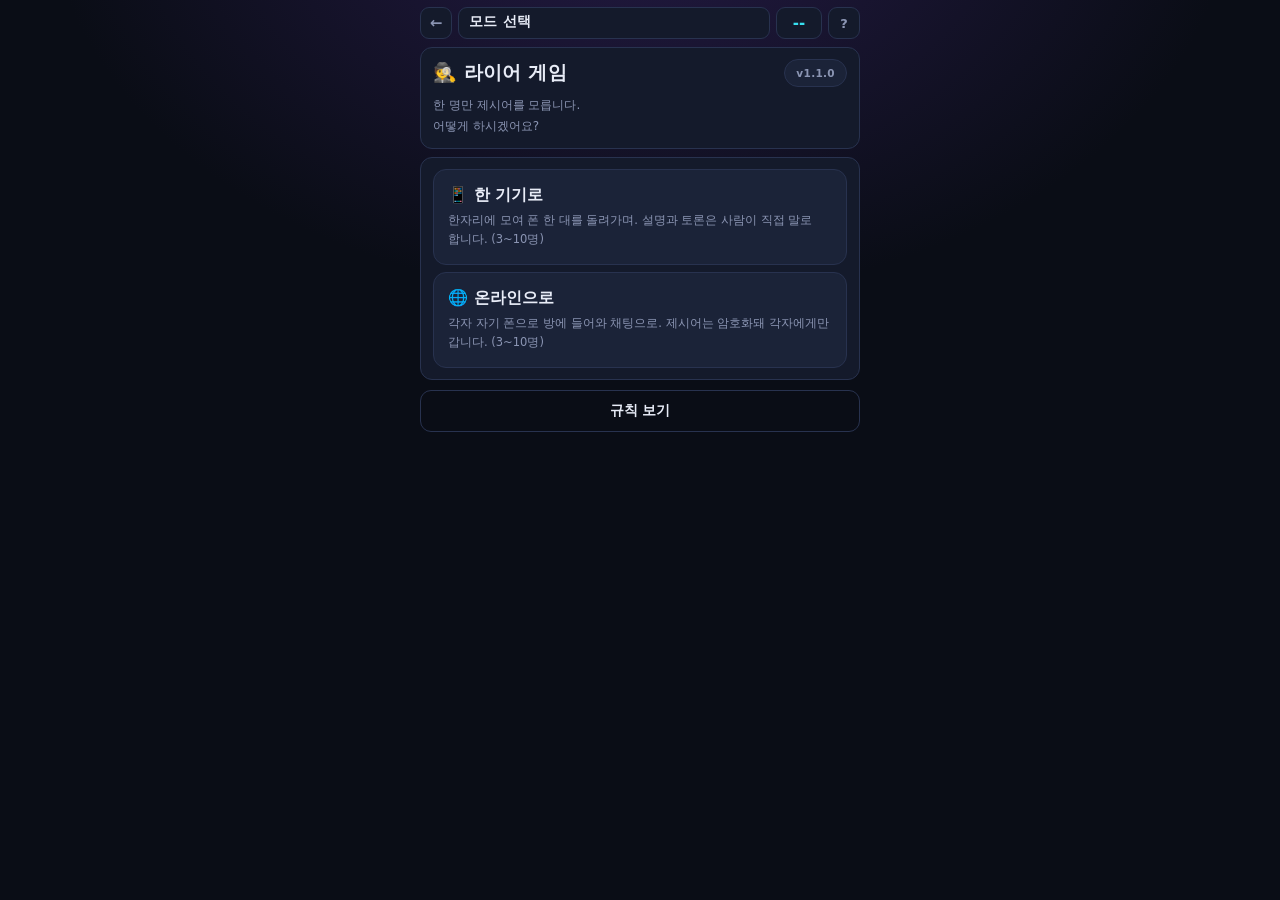
<file: games/liar/index.html>
<!DOCTYPE html>
<html lang="ko">
<head>
<meta charset="utf-8">
<meta name="viewport" content="width=device-width,initial-scale=1,viewport-fit=cover,maximum-scale=1,user-scalable=no">
<meta name="theme-color" content="#0a0d16">
<meta name="description" content="3~10인 라이어 게임. 한 기기를 돌려가며 하거나, 각자 자기 폰으로 방에 들어와 채팅으로. 제시어는 암호화돼 각자에게만 갑니다.">
<meta property="og:title" content="라이어 게임">
<meta property="og:description" content="한 기기로도, 온라인으로도 즐기는 3~10인 파티 게임">
<meta property="og:type" content="website">
<title>라이어 게임</title>
<style>
*{box-sizing:border-box;margin:0;padding:0}
:root{
  --bg:#0a0d16;--panel:#141a2b;--panel2:#1b2338;--line:#28324f;
  --text:#e8ecf7;--muted:#8b95b3;--accent:#a97bff;--gold:#ffd166;--cy:#37e0f0;
}
html,body{height:100%;overscroll-behavior:none}
body{
  background:var(--bg);
  color:var(--text);
  font-family:-apple-system,BlinkMacSystemFont,"Apple SD Gothic Neo",Pretendard,"Noto Sans KR",system-ui,sans-serif;
  display:flex;align-items:center;justify-content:center;
  overflow:hidden;
  -webkit-tap-highlight-color:transparent;
  background-image:radial-gradient(900px 620px at 50% -12%,#241a45 0%,rgba(10,13,22,0) 66%);
}
#stage{
  height:100vh;height:100dvh;width:100%;max-width:460px;
  display:flex;flex-direction:column;gap:8px;
  padding:calc(7px + env(safe-area-inset-top)) 10px calc(8px + env(safe-area-inset-bottom));
}
/* ---- 헤더 ---- */
#top{display:flex;align-items:center;gap:6px;flex:none}
.back{position:relative;width:32px;height:32px;flex:none;display:flex;align-items:center;justify-content:center;
  background:var(--panel);border:1px solid var(--line);border-radius:9px;color:var(--muted);
  text-decoration:none;font-size:15px;font-weight:700}
/* 보이는 상자는 32px(헤더 정렬 유지), 실제 터치 영역만 44px로 넓힌다 */
.back::after,.ic::after{content:"";position:absolute;top:50%;left:50%;
  transform:translate(-50%,-50%);width:44px;height:44px}
.back:hover{color:var(--text);border-color:var(--accent)}
#phaseBox{flex:1;min-width:0;display:flex;align-items:baseline;gap:6px;
  background:var(--panel);border:1px solid var(--line);border-radius:9px;padding:5px 10px;height:32px}
#phaseName{font-size:13.5px;font-weight:800;letter-spacing:.02em;white-space:nowrap}
#roundNum{font-size:10px;color:var(--muted);font-weight:700;white-space:nowrap;overflow:hidden;text-overflow:ellipsis}
#timer{flex:none;min-width:46px;height:32px;display:flex;align-items:center;justify-content:center;
  background:var(--panel);border:1px solid var(--line);border-radius:9px;
  font-size:15px;font-weight:800;font-variant-numeric:tabular-nums;color:var(--cy)}
#timer.low{color:var(--accent);border-color:#432a6b}
.ic{position:relative;width:32px;height:32px;flex:none;background:var(--panel);border:1px solid var(--line);
  border-radius:9px;color:var(--muted);font-size:13px;font-family:inherit;font-weight:700;cursor:pointer}
.ic:hover{color:var(--text);border-color:var(--accent)}
.ic:active{transform:translateY(1px)}
/* ---- 본문 ---- */
#main{flex:1;min-height:0;overflow-y:auto;-webkit-overflow-scrolling:touch;
  display:flex;flex-direction:column}
.sc{display:none;flex-direction:column;gap:8px;flex:1;min-height:0}
.sc.show{display:flex}
.pan{background:var(--panel);border:1px solid var(--line);border-radius:12px;padding:11px 12px;
  display:flex;flex-direction:column;gap:8px}
.pan.mid{flex:1;justify-content:center;align-items:center;text-align:center;gap:12px}
.pt{font-size:19px;font-weight:800;letter-spacing:.01em}
.lead{font-size:12px;line-height:1.75;color:var(--muted);word-break:keep-all}
.lead b{color:var(--text)}
.lbl{font-size:11px;font-weight:800;color:var(--muted);letter-spacing:.04em}
.lbl em{font-style:normal;color:var(--accent)}
/* ---- 컨트롤 ---- */
.seg{display:flex;gap:5px}
.seg>button{flex:1;min-width:0;background:var(--panel2);border:1px solid var(--line);color:var(--muted);
  border-radius:9px;padding:9px 3px;font-size:12px;font-weight:700;font-family:inherit;cursor:pointer;
  white-space:nowrap;overflow:hidden;text-overflow:ellipsis}
.seg>button.on{border-color:var(--accent);color:var(--accent);background:rgba(169,123,255,.12)}
.seg>button:disabled{opacity:.3;cursor:default}
.seg>button:active{transform:translateY(1px)}
.cnt{display:flex;align-items:center;gap:9px;justify-content:center}
.sq{width:44px;height:44px;flex:none;background:var(--panel2);border:1px solid var(--line);
  color:var(--text);border-radius:11px;font-size:20px;font-weight:800;font-family:inherit;cursor:pointer}
.sq:active{transform:translateY(1px)}
.sq:disabled{opacity:.3;cursor:default}
.cntV{font-size:24px;font-weight:800;font-variant-numeric:tabular-nums;min-width:74px;text-align:center}
.cntV small{font-size:13px;color:var(--muted);font-weight:700;margin-left:2px}
.names{display:grid;grid-template-columns:1fr 1fr;gap:5px}
.names input{width:100%;background:#0d1220;border:1px solid var(--line);border-radius:9px;
  padding:9px 10px;color:var(--text);font-family:inherit;font-size:13px;outline:none;min-width:0}
.names input:focus{border-color:var(--accent)}
.chips{display:flex;flex-wrap:wrap;gap:5px}
.chip{background:var(--panel2);border:1px solid var(--line);color:var(--muted);border-radius:999px;
  padding:8px 12px;font-size:12px;font-weight:700;font-family:inherit;cursor:pointer}
.chip.on{border-color:var(--accent);color:var(--accent);background:rgba(169,123,255,.12)}
.chip:active{transform:translateY(1px)}
.chip.all{border-style:dashed}
.btn{background:linear-gradient(180deg,#b98bff,#7c4ddb);color:#fff;border:0;border-radius:11px;
  padding:14px 22px;font-size:15px;font-weight:800;font-family:inherit;cursor:pointer;width:100%;
  display:block;text-align:center;text-decoration:none}
.btn:active{transform:translateY(1px)}
.btn:disabled{opacity:.4;cursor:default}
.btn.ghost{background:transparent;color:var(--text);border:1px solid var(--line);font-weight:700;font-size:13.5px;padding:11px 18px}
.btn.ghost:hover{border-color:var(--accent)}
.btn.gold{background:linear-gradient(180deg,#ffdf8a,#e0a92f);color:#2a1c00}
.foot{flex:none;display:flex;flex-direction:column;gap:7px;padding-top:2px}
.ptRow{display:flex;align-items:center;justify-content:space-between;gap:8px}
.verBtn{position:relative;flex:none;background:var(--panel2);border:1px solid var(--line);border-radius:999px;
  color:var(--muted);font-family:inherit;font-size:10.5px;font-weight:700;letter-spacing:.03em;
  padding:5px 11px;cursor:pointer;min-height:28px}
/* 칩은 작게 보이되 터치 영역은 44px 높이 (.back·.ic 와 같은 방식) */
.verBtn::after{content:"";position:absolute;top:50%;left:0;right:0;transform:translateY(-50%);height:44px}
.verBtn:hover{color:var(--text);border-color:var(--accent)}
.verBtn:active{transform:translateY(1px)}
.vsec{display:flex;flex-direction:column;gap:5px}
.vsec h4{font-size:12.5px;font-weight:800;color:var(--accent)}
.vsec ul{list-style:none;display:flex;flex-direction:column;gap:4px}
.vsec li{font-size:11.5px;line-height:1.7;color:var(--muted);word-break:keep-all;
  padding-left:11px;position:relative}
.vsec li::before{content:"·";position:absolute;left:2px;color:var(--accent);font-weight:800}
/* ---- 커버(기기 넘기기) ---- */
.cover{flex:1;display:flex;flex-direction:column;align-items:center;justify-content:center;gap:14px;
  text-align:center;background:var(--panel);border:1px solid var(--line);border-radius:14px;padding:20px 16px}
.cover .em{font-size:52px;line-height:1.1}
.cover h3{font-size:22px;font-weight:800;word-break:keep-all}
.cover h3 b{color:var(--accent)}
.cover p{font-size:12px;line-height:1.7;color:var(--muted);word-break:keep-all}
.cover .warn{color:var(--gold);font-weight:800;font-size:12.5px}
.pill{display:inline-block;background:var(--panel2);border:1px solid var(--line);border-radius:999px;
  padding:5px 12px;font-size:11px;font-weight:700;color:var(--muted)}
/* ---- 역할 카드 ---- */
.rcard{flex:1;display:flex;flex-direction:column;align-items:center;justify-content:center;gap:9px;
  text-align:center;border-radius:14px;padding:22px 16px;
  background:linear-gradient(160deg,#221a3d,#141a2b);border:1px solid #46368a}
.rcard.liar{background:linear-gradient(160deg,#3a1b2e,#1a1220);border-color:#7a3358}
.rcard .cat{font-size:12px;font-weight:800;color:var(--muted);letter-spacing:.06em}
.rcard .cat b{color:var(--gold)}
.rcard .word{font-size:34px;font-weight:800;letter-spacing:.01em;line-height:1.25;word-break:keep-all;color:#fff}
.rcard .word.small{font-size:26px}
.rcard .liarT{font-size:30px;font-weight:800;color:#ff7a9e;line-height:1.3}
.rcard .note{font-size:11.5px;line-height:1.7;color:var(--muted);word-break:keep-all;max-width:300px}
.rcard .spy{background:rgba(255,209,102,.1);border:1px solid #6a5520;border-radius:10px;
  padding:8px 12px;font-size:13px;font-weight:800;color:var(--gold)}
/* ---- 순서 목록 ---- */
.order{display:flex;flex-direction:column;gap:5px}
.orow{display:grid;grid-template-columns:24px 1fr auto;align-items:center;gap:8px;
  background:var(--panel2);border:1px solid transparent;border-radius:9px;padding:8px 10px;font-size:13px}
.orow .no{font-size:11px;font-weight:800;color:var(--muted);text-align:center;font-variant-numeric:tabular-nums}
.orow .n{font-weight:700;white-space:nowrap;overflow:hidden;text-overflow:ellipsis}
.orow .s{font-size:10.5px;font-weight:800;color:var(--muted)}
.orow.now{border-color:var(--accent);background:rgba(169,123,255,.13)}
.orow.now .n{color:var(--accent)}
.orow.done{opacity:.42}
/* ---- 투표/선택 목록 ---- */
.picks{display:flex;flex-direction:column;gap:6px}
.pick{display:flex;align-items:center;gap:9px;width:100%;text-align:left;
  background:var(--panel2);border:1px solid var(--line);color:var(--text);border-radius:11px;
  padding:13px 13px;font-size:14.5px;font-weight:700;font-family:inherit;cursor:pointer}
.pick:active{transform:translateY(1px)}
.pick.on{border-color:var(--accent);background:rgba(169,123,255,.15);color:var(--accent)}
.pick .mk{width:18px;height:18px;flex:none;border-radius:50%;border:2px solid var(--line)}
.pick.on .mk{border-color:var(--accent);background:var(--accent);box-shadow:inset 0 0 0 3px #141a2b}
.opts{display:grid;grid-template-columns:1fr 1fr;gap:6px}
.opt{background:var(--panel2);border:1px solid var(--line);color:var(--text);border-radius:11px;
  padding:15px 6px;font-size:15px;font-weight:800;font-family:inherit;cursor:pointer;
  white-space:nowrap;overflow:hidden;text-overflow:ellipsis}
.opt:active{transform:translateY(1px)}
.opt.on{border-color:var(--gold);color:var(--gold);background:rgba(255,209,102,.13)}
/* ---- 개표 ---- */
.tally{display:flex;flex-direction:column;gap:5px}
.trow{background:var(--panel2);border:1px solid transparent;border-radius:10px;padding:8px 10px}
.trow .th{display:flex;align-items:center;gap:8px}
.trow .n{flex:1;min-width:0;font-size:14px;font-weight:700;white-space:nowrap;overflow:hidden;text-overflow:ellipsis}
.trow .v{font-size:13px;font-weight:800;color:var(--gold);font-variant-numeric:tabular-nums;flex:none}
.trow .from{font-size:10.5px;color:var(--muted);line-height:1.5;margin-top:3px;word-break:keep-all}
.trow.top{border-color:var(--accent);background:rgba(169,123,255,.12)}
.bar{height:4px;border-radius:3px;background:#2a3350;margin-top:6px;overflow:hidden}
.bar>i{display:block;height:100%;background:var(--accent)}
/* ---- 결과 ---- */
.big{font-size:27px;font-weight:800;text-align:center;letter-spacing:.02em;line-height:1.3}
.big.cit{color:var(--cy)}
.big.liar{color:#ff7a9e}
.answer{text-align:center;background:var(--panel2);border:1px solid var(--line);border-radius:12px;padding:12px}
.answer .k{font-size:11px;font-weight:800;color:var(--muted);letter-spacing:.06em}
.answer .w{font-size:28px;font-weight:800;color:var(--gold);margin-top:3px;word-break:keep-all}
.answer .sub{font-size:11.5px;color:var(--muted);margin-top:6px;line-height:1.6;word-break:keep-all}
.rlist{list-style:none;display:flex;flex-direction:column;gap:5px}
.rlist li{display:grid;grid-template-columns:1fr auto auto;align-items:center;gap:8px;
  background:var(--panel2);border:1px solid transparent;border-radius:9px;padding:8px 10px;font-size:13px}
.rlist li.isLiar{border-color:#7a3358}
.rlist li.isSpy{border-color:#6a5520}
.rlist .n{font-weight:700;white-space:nowrap;overflow:hidden;text-overflow:ellipsis;min-width:0}
.rlist .r{font-size:11px;font-weight:800;color:var(--muted)}
.rlist li.isLiar .r{color:#ff7a9e}
.rlist li.isSpy .r{color:var(--gold)}
.rlist .g{font-size:12px;font-weight:800;color:var(--cy);font-variant-numeric:tabular-nums;min-width:26px;text-align:right}
.rlist .g.zero{color:#5b6480}
.score{list-style:none;display:flex;flex-direction:column;gap:4px}
.score li{display:grid;grid-template-columns:20px 1fr auto;align-items:center;gap:8px;
  background:var(--panel2);border-radius:8px;padding:7px 9px;font-size:12.5px}
.score .rk{font-size:11px;font-weight:800;color:var(--muted);text-align:center}
.score .n{font-weight:700;white-space:nowrap;overflow:hidden;text-overflow:ellipsis;min-width:0}
.score .p{font-weight:800;color:var(--gold);font-variant-numeric:tabular-nums}
/* ---- 시트 ---- */
.sheet{position:fixed;inset:0;z-index:40;display:none;align-items:center;justify-content:center;
  padding:calc(14px + env(safe-area-inset-top)) 14px calc(14px + env(safe-area-inset-bottom));
  background:rgba(4,7,13,.86);-webkit-backdrop-filter:blur(8px);backdrop-filter:blur(8px)}
.sheet.show{display:flex}
.card{width:100%;max-width:420px;max-height:100%;display:flex;flex-direction:column;gap:12px;
  background:var(--panel);border:1px solid var(--line);border-radius:16px;padding:16px;
  box-shadow:0 24px 70px rgba(0,0,0,.6)}
.cardHead{display:flex;align-items:center;justify-content:space-between;gap:10px;flex:none}
.cardHead h2{font-size:17px;font-weight:800}
.scroll{overflow-y:auto;-webkit-overflow-scrolling:touch;max-height:62vh;
  display:flex;flex-direction:column;gap:10px}
.hsec h4{font-size:13px;font-weight:800;color:var(--accent);margin-bottom:4px}
.hsec p{font-size:11.5px;line-height:1.75;color:var(--muted);word-break:keep-all}
.hsec p b{color:var(--text)}
/* ---- 온라인 모드 ---- */
.tin{width:100%;background:#0d1220;border:1px solid var(--line);border-radius:9px;
  padding:12px 11px;color:var(--text);font-family:inherit;font-size:14px;outline:none;min-width:0}
.tin:focus{border-color:var(--accent)}
.inrow{display:flex;gap:6px;align-items:stretch}
.inrow .tin{flex:1}
#netBar{display:none;position:fixed;left:0;right:0;bottom:0;z-index:30;
  padding:9px 12px calc(9px + env(safe-area-inset-bottom));
  background:#3a1b2e;border-top:1px solid #7a3358;color:#ffc0d0;
  font-size:11.5px;font-weight:700;text-align:center;line-height:1.5}
#netBar.show{display:block}
/* 모드 선택 카드 */
.pick2{display:flex;flex-direction:column;gap:5px;width:100%;text-align:left;
  background:var(--panel2);border:1px solid var(--line);color:var(--text);border-radius:13px;
  padding:15px 14px;font-family:inherit;cursor:pointer}
.pick2:active{transform:translateY(1px)}
.pick2:hover{border-color:var(--accent)}
.pick2 b{font-size:16px;font-weight:800}
.pick2 span{font-size:11.5px;line-height:1.65;color:var(--muted);word-break:keep-all}
.pick2:disabled{opacity:.45;cursor:default}
/* 참가자 스트립 */
.pstrip{display:flex;flex-wrap:wrap;gap:4px}
.pchip{display:inline-flex;align-items:center;gap:4px;background:var(--panel2);
  border:1px solid var(--line);border-radius:999px;padding:4px 9px;
  font-size:11px;font-weight:700;color:var(--muted);max-width:100%}
.pchip i{font-style:normal;color:var(--gold);font-weight:800}
.pchip.now{border-color:var(--accent);color:var(--accent);background:rgba(169,123,255,.14)}
.pchip.ok{border-color:#2f6b4e;color:#5fd6a0}
.pchip.away{opacity:.4}
/* 접히는 내 카드 */
.cardfold{width:100%;background:var(--panel2);border:1px dashed var(--line);color:var(--text);
  border-radius:11px;padding:11px;font-size:13px;font-weight:800;font-family:inherit;cursor:pointer}
.cardfold small{color:var(--muted);font-weight:700;font-size:10.5px;margin-left:4px}
.cardfold.open{border-style:solid;border-color:var(--accent);color:var(--accent);margin-bottom:6px}
.rcard.mini{flex:none;padding:14px 12px;gap:6px}
.rcard.mini .word{font-size:26px}
.rcard.mini .liarT{font-size:22px}
/* 채팅 로그 */
.clog{flex:1;min-height:120px;overflow-y:auto;-webkit-overflow-scrolling:touch;
  background:var(--panel);border:1px solid var(--line);border-radius:12px;
  padding:9px;display:flex;flex-direction:column;gap:5px}
.cm{font-size:13px;line-height:1.6;word-break:break-word;background:var(--panel2);
  border-radius:9px;padding:7px 9px}
.cm b{display:block;font-size:10.5px;font-weight:800;color:var(--muted);margin-bottom:2px}
.cm b i{font-style:normal;color:var(--accent);font-weight:700}
.cm.mine{background:rgba(169,123,255,.13)}
.cm.say{border-left:3px solid var(--accent)}
.cm.sys{background:transparent;color:var(--muted);font-size:11px;text-align:center;
  font-weight:700;padding:3px 0}
.cm.sys.ok{color:var(--cy)}
.cm.sys.bad{color:#ff7a9e}
#scOnGame{gap:7px}
#ogAct{gap:7px}
#ogAct .pan{padding:9px 11px}
#ogAct .picks,#ogAct .opts{max-height:34vh;overflow-y:auto}
#ogAct .tally{max-height:34vh;overflow-y:auto}
#ogAct .rlist,#ogAct .score{max-height:26vh;overflow-y:auto}
@media (max-height:660px){
  .cover .em{font-size:42px}
  .cover h3{font-size:19px}
  .rcard .word{font-size:29px}
  .pt{font-size:17px}
}
</style>
</head>
<body>

<div id="stage">
  <header id="top">
    <a class="back" href="../../index.html" title="허브로 돌아가기" aria-label="허브로 돌아가기">←</a>
    <div id="phaseBox"><b id="phaseName">설정</b><span id="roundNum"></span></div>
    <div id="timer">--</div>
    <button class="ic" id="helpBtn" title="규칙" aria-label="규칙 보기">?</button>
  </header>

  <div id="main">

    <!-- ========== 모드 선택 ========== -->
    <section class="sc show" id="scHome">
      <div class="pan">
        <div class="ptRow">
          <div class="pt">🕵️ 라이어 게임</div>
          <button class="verBtn" id="verBtn2" aria-label="버전 기록 보기">v<span id="verNow3">-</span></button>
        </div>
        <p class="lead">한 명만 제시어를 모릅니다.<br>어떻게 하시겠어요?</p>
      </div>
      <div class="pan" style="gap:7px">
        <button class="pick2" id="modeLocal">
          <b>📱 한 기기로</b>
          <span>한자리에 모여 폰 한 대를 돌려가며. 설명과 토론은 사람이 직접 말로 합니다. (3~10명)</span>
        </button>
        <button class="pick2" id="modeOnline">
          <b>🌐 온라인으로</b>
          <span>각자 자기 폰으로 방에 들어와 채팅으로. 제시어는 암호화돼 각자에게만 갑니다. (3~10명)</span>
        </button>
      </div>
      <div class="foot"><button class="btn ghost" id="rulesBtn2">규칙 보기</button></div>
    </section>

    <!-- ========== 설정 (패스 앤 플레이) ========== -->
    <section class="sc" id="scSetup">
      <div class="pan">
        <div class="ptRow">
          <div class="pt">🕵️ 라이어 게임</div>
          <button class="verBtn" id="verBtn" aria-label="버전 기록 보기">v<span id="verNow">-</span></button>
        </div>
        <p class="lead">기기 <b>한 대</b>를 돌려가며 하는 파티 게임.<br>
          한 명만 제시어를 모릅니다. 설명과 토론은 <b>사람이 직접</b>, 앱은 제시어 전달과 투표만 맡습니다.</p>
      </div>

      <div class="pan">
        <div class="lbl">인원</div>
        <div class="cnt">
          <button class="sq" id="pcMinus">−</button>
          <div class="cntV"><span id="pcNum">4</span><small>명</small></div>
          <button class="sq" id="pcPlus">＋</button>
        </div>
        <div class="names" id="nameList"></div>
      </div>

      <div class="pan">
        <div class="lbl">주제 <em id="catCnt"></em></div>
        <div class="chips" id="catList"></div>
      </div>

      <div class="pan">
        <div class="lbl">모드</div>
        <div class="seg" data-key="mode">
          <button data-v="basic">기본</button>
          <button data-v="fool">바보</button>
          <button data-v="spy" id="modeSpy">스파이 <small>(5인+)</small></button>
        </div>
        <p class="lead" id="modeDesc"></p>

        <div class="lbl">라이어 수</div>
        <div class="seg" data-key="liarCount" data-num="1">
          <button data-v="1">1명</button>
          <button data-v="2" id="liar2">2명 <small>(6인+)</small></button>
        </div>

        <div class="lbl">설명 바퀴</div>
        <div class="seg" data-key="laps" data-num="1">
          <button data-v="1">1바퀴</button>
          <button data-v="2">2바퀴</button>
        </div>

        <div class="lbl">1인 발언 제한</div>
        <div class="seg" data-key="turnLimit" data-num="1">
          <button data-v="0">끄기</button>
          <button data-v="15">15초</button>
          <button data-v="30">30초</button>
        </div>

        <div class="lbl">토론 시간</div>
        <div class="seg" data-key="debate" data-num="1">
          <button data-v="60">1분</button>
          <button data-v="120">2분</button>
          <button data-v="180">3분</button>
          <button data-v="0">무제한</button>
        </div>

        <div class="lbl">추리 보기 수</div>
        <div class="seg" data-key="guessOpts" data-num="1">
          <button data-v="4">4개</button>
          <button data-v="6">6개</button>
          <button data-v="8">8개</button>
        </div>

        <div class="lbl">추리 제한시간</div>
        <div class="seg" data-key="guessTimer" data-num="1">
          <button data-v="30">30초</button>
          <button data-v="0">끄기</button>
        </div>
      </div>

      <div class="pan" id="scorePan" style="display:none">
        <div class="lbl">누적 점수</div>
        <ul class="score" id="setupScore"></ul>
        <button class="btn ghost" id="resetScore">점수 초기화</button>
      </div>

      <div class="foot">
        <button class="btn" id="startBtn">게임 시작</button>
        <button class="btn ghost" id="rulesBtn">규칙 보기</button>
        <button class="btn ghost" id="toHome">모드 선택으로</button>
      </div>
    </section>

    <!-- ========== 역할 확인 ========== -->
    <section class="sc" id="scReveal">
      <div id="revealBody" style="flex:1;display:flex;flex-direction:column;min-height:0"></div>
      <div class="foot"><button class="btn" id="revealBtn">내 카드 보기</button></div>
    </section>

    <!-- ========== 설명 라운드 ========== -->
    <section class="sc" id="scDescribe">
      <div class="pan">
        <div class="lbl">지금 설명할 사람</div>
        <div class="pt" id="dsNow" style="color:var(--accent)">-</div>
        <p class="lead" id="dsHint"></p>
      </div>
      <div class="pan" style="flex:1;min-height:0;overflow-y:auto">
        <div class="lbl">순서</div>
        <div class="order" id="dsOrder"></div>
      </div>
      <div class="foot"><button class="btn" id="dsNext">다음 사람 →</button></div>
    </section>

    <!-- ========== 토론 ========== -->
    <section class="sc" id="scDebate">
      <div class="pan mid">
        <div class="em" style="font-size:46px">💬</div>
        <div class="pt">자유 토론</div>
        <div id="dbBig" style="font-size:56px;font-weight:800;font-variant-numeric:tabular-nums;color:var(--gold)">--</div>
        <p class="lead">누가 라이어인지 이야기하세요.<br>준비되면 아래 버튼으로 바로 투표할 수 있습니다.</p>
      </div>
      <div class="foot"><button class="btn" id="dbVote">투표 시작</button></div>
    </section>

    <!-- ========== 비밀 투표 ========== -->
    <section class="sc" id="scVote">
      <div id="voteBody" style="flex:1;display:flex;flex-direction:column;min-height:0"></div>
      <div class="foot"><button class="btn" id="voteBtn">투표하기</button></div>
    </section>

    <!-- ========== 개표 ========== -->
    <section class="sc" id="scTally">
      <div class="pan">
        <div class="pt">📊 개표 결과</div>
        <p class="lead" id="tlMsg"></p>
      </div>
      <div class="pan" style="flex:1;min-height:0;overflow-y:auto">
        <div class="tally" id="tlList"></div>
      </div>
      <div class="foot"><button class="btn" id="tlNext">계속</button></div>
    </section>

    <!-- ========== 라이어 추리 ========== -->
    <section class="sc" id="scGuess">
      <div id="guessBody" style="flex:1;display:flex;flex-direction:column;min-height:0"></div>
      <div class="foot"><button class="btn" id="guessBtn">확인</button></div>
    </section>

    <!-- ========== 결과 ========== -->
    <section class="sc" id="scResult">
      <div class="pan"><div class="big" id="rsTitle">-</div><p class="lead" id="rsDesc" style="text-align:center"></p></div>
      <div class="answer" id="rsAnswer"></div>
      <div class="pan" style="flex:1;min-height:0;overflow-y:auto">
        <div class="lbl">정체 공개 · 이번 판 획득</div>
        <ul class="rlist" id="rsList"></ul>
        <div class="lbl" style="margin-top:4px">누적 점수</div>
        <ul class="score" id="rsScore"></ul>
      </div>
      <div class="foot">
        <button class="btn" id="rsNext">다음 라운드</button>
        <button class="btn ghost" id="rsSetup">설정으로</button>
      </div>
    </section>

    <!-- ========== 온라인: 입장 ========== -->
    <section class="sc" id="scOnHome">
      <div id="ohBody" style="flex:1;display:flex;flex-direction:column;gap:8px;min-height:0"></div>
    </section>

    <!-- ========== 온라인: 대기실 ========== -->
    <section class="sc" id="scOnLobby">
      <div id="olBody" style="flex:1;display:flex;flex-direction:column;gap:8px;min-height:0"></div>
    </section>

    <!-- ========== 온라인: 게임 ========== -->
    <section class="sc" id="scOnGame">
      <div id="ogTop"></div>
      <div id="ogCard"></div>
      <div class="clog" id="ogChat"></div>
      <div class="foot" id="ogAct"></div>
    </section>

  </div>
</div>

<div id="netBar"></div>

<!-- 버전 기록 -->
<div class="sheet" id="verSheet">
  <div class="card">
    <div class="cardHead"><h2>버전 기록</h2><button class="ic" id="verX" aria-label="닫기">✕</button></div>
    <p class="lead">현재 버전 <b>v<span id="verNow2">-</span></b></p>
    <div class="scroll" id="verList"></div>
    <button class="btn ghost" id="verX2">닫기</button>
  </div>
</div>

<!-- 규칙 -->
<div class="sheet" id="helpSheet">
  <div class="card">
    <div class="cardHead"><h2>규칙</h2><button class="ic" id="helpX">✕</button></div>
    <div class="scroll">
      <div class="hsec"><h4>진행 순서</h4><p>
        <b>① 역할 확인</b> — 기기를 한 사람씩 넘기며 제시어를 확인합니다. 옆사람이 못 보게 하세요.<br>
        <b>② 설명 라운드</b> — 순서대로 제시어를 한 문장씩 설명합니다.<br>
        <b>③ 토론</b> — 누가 라이어인지 이야기합니다.<br>
        <b>④ 비밀 투표</b> — 다시 기기를 돌려 한 명씩 지목합니다.<br>
        <b>⑤ 개표</b> — 최다 득표자가 라이어면 라이어에게 마지막 추리 기회가 갑니다.</p></div>
      <div class="hsec"><h4>승리 조건</h4><p>
        투표로 라이어를 <b>못 맞히면</b> → 라이어 승리<br>
        라이어를 맞혔지만 라이어가 <b>제시어를 맞히면</b> → 라이어 역전승<br>
        라이어를 맞혔고 라이어가 <b>틀리면</b> → 시민 승리<br>
        투표가 동률이면 재투표 1회, 그래도 동률이면 라이어 승리입니다.</p></div>
      <div class="hsec"><h4>모드</h4><p>
        <b>기본</b> — 라이어는 주제만 봅니다.<br>
        <b>바보</b> — 라이어는 같은 주제의 <b>다른 제시어</b>를 봅니다. 자기가 라이어인 줄 모릅니다.<br>
        <b>스파이</b> — 시민 한 명이 스파이가 되어 제시어와 <b>라이어의 정체</b>를 함께 봅니다. 스파이는 라이어 편입니다. <b>5인 이상</b>에서만 고를 수 있습니다.</p></div>
      <div class="hsec"><h4>점수</h4><p>
        라이어 승리 → 라이어(+스파이) 각 <b>+2</b><br>
        라이어 역전승 → 라이어(+스파이) 각 <b>+1</b><br>
        시민 승리 → 시민 각 <b>+1</b><br>
        라이어를 정확히 지목한 시민 → 추가 <b>+1</b></p></div>
      <div class="hsec"><h4>온라인 모드</h4><p>
        방장이 <b>방 코드 6자</b>를 만들면 친구들이 그 코드로 들어옵니다. 설명과 토론은 <b>채팅</b>으로 하고,
        설명 라운드에서는 <b>자기 차례에만</b> 입력창이 열립니다.<br>
        제시어와 투표는 <b>각자의 키로 암호화</b>되어 오갑니다 — 브라우저 개발자도구로 통신을 들여다봐도
        남의 카드는 읽을 수 없습니다.<br>
        <b>다만 방장은 정답과 라이어를 알 수 있습니다.</b> 서버 없이 방장 브라우저가 배정을 하기 때문입니다.
        공정한 판이 필요하면 대기실에서 <b>방장 참가 → 진행만 한다</b>를 켜세요.<br>
        온라인 모드는 <b>https 주소</b>에서만 열립니다(암호화 때문). 파일을 직접 열면 한 기기 모드만 됩니다.</p></div>
      <div class="hsec"><h4>팁</h4><p>
        시민은 <b>너무 구체적으로</b> 설명하면 라이어에게 제시어를 알려주는 셈입니다.
        반대로 너무 애매하면 라이어로 의심받습니다.</p></div>
    </div>
    <button class="btn ghost" id="helpX2">닫기</button>
  </div>
</div>

<script>
(function(){
'use strict';

/* ================= 제시어 데이터 ================= */
/* 카테고리 8개 × 각 40개. 수정하려면 여기만 고치면 된다. */
const WORDS = {
  "음식":["김치찌개","된장찌개","순두부찌개","부대찌개","삼겹살","치킨","피자","떡볶이","짜장면","짬뽕",
    "비빔밥","라면","김밥","순대","냉면","만두","초밥","햄버거","돈까스","삼계탕",
    "갈비탕","곱창","족발","보쌈","감자탕","칼국수","파전","탕수육","마라탕","카레",
    "스파게티","샌드위치","계란찜","잡채","닭갈비","오므라이스","팥빙수","쌀국수","떡국","호떡"],

  "동물":["사자","호랑이","코끼리","기린","원숭이","판다","코알라","캥거루","하마","악어",
    "개구리","거북이","토끼","다람쥐","고슴도치","너구리","여우","늑대","곰","사슴",
    "말","소","돼지","양","염소","낙타","얼룩말","펭귄","독수리","부엉이",
    "앵무새","비둘기","고래","상어","문어","해파리","돌고래","박쥐","고양이","햄스터"],

  "장소":["학교","병원","공항","백화점","놀이공원","도서관","편의점","영화관","노래방","PC방",
    "찜질방","지하철역","목욕탕","수영장","헬스장","미용실","은행","우체국","경찰서","소방서",
    "주유소","카페","캠핑장","해수욕장","스키장","동물원","수족관","박물관","미술관","교회",
    "절","시장","마트","주차장","호텔","놀이터","옥상","엘리베이터","고속도로","기숙사"],

  "영화·드라마":["겨울왕국","아바타","타이타닉","해리포터","반지의 제왕","기생충","부산행","명량","어벤져스","스파이더맨",
    "토이스토리","라이온 킹","쥬라기 공원","인터스텔라","인셉션","트랜스포머","미션 임파서블","007","신과함께","극한직업",
    "도둑들","국제시장","태극기 휘날리며","올드보이","살인의 추억","미나리","알라딘","미녀와 야수","쿵푸팬더","슈렉",
    "오징어 게임","도깨비","태양의 후예","별에서 온 그대","응답하라 1988","슬기로운 의사생활","이태원 클라쓰","상속자들","시크릿 가든","대장금"],

  "직업":["의사","간호사","교사","경찰관","소방관","판사","변호사","검사","요리사","미용사",
    "가수","배우","개그맨","축구선수","야구선수","프로그래머","디자이너","건축가","농부","어부",
    "택시기사","버스기사","파일럿","승무원","군인","우주비행사","화가","사진작가","작가","기자",
    "아나운서","은행원","회계사","바리스타","제빵사","수의사","약사","치과의사","경비원","마술사"],

  "스포츠":["축구","야구","농구","배구","탁구","배드민턴","테니스","골프","볼링","당구",
    "수영","마라톤","유도","태권도","복싱","레슬링","씨름","펜싱","양궁","사격",
    "스키","스노보드","스케이트","피겨스케이팅","아이스하키","컬링","체조","역도","승마","사이클",
    "서핑","스쿠버다이빙","암벽등반","요가","필라테스","줄넘기","제기차기","피구","족구","럭비"],

  "물건":["우산","손목시계","안경","지갑","가방","신발","모자","칫솔","수건","베개",
    "이불","거울","가위","젓가락","냄비","프라이팬","냉장고","세탁기","청소기","에어컨",
    "선풍기","텔레비전","노트북","휴대폰","이어폰","충전기","리모컨","자전거","자동차","열쇠",
    "라이터","소화기","사다리","망치","드라이버","볼펜","지우개","스테이플러","카메라","드라이기"],

  "인물·캐릭터":["세종대왕","이순신","안중근","유관순","신사임당","홍길동","흥부","심청이","춘향이","산타클로스",
    "피노키오","신데렐라","백설공주","인어공주","라푼젤","엘사","뽀로로","짱구","도라에몽","피카츄",
    "슈퍼맨","아이언맨","헐크","미키마우스","마리오","라이언","헬로키티","스폰지밥","톰과 제리","아기상어",
    "손오공","김연아","손흥민","박지성","유재석","백종원","아인슈타인","에디슨","나폴레옹","셜록 홈즈"]
};
var CATS = Object.keys(WORDS);
/* 온라인 모드(online.js)도 같은 제시어 풀을 쓴다. 데이터를 두 벌 두면 반드시 어긋난다. */
window.LIAR_WORDS = WORDS;

/* ================= 유틸 ================= */
var $=function(s){return document.querySelector(s);};
var rnd=function(n){return Math.floor(Math.random()*n);};
function shuffle(a){a=a.slice();for(var i=a.length-1;i>0;i--){var j=rnd(i+1);var t=a[i];a[i]=a[j];a[j]=t;}return a;}
function esc(s){return String(s).replace(/[&<>"]/g,function(c){return {'&':'&amp;','<':'&lt;','>':'&gt;','"':'&quot;'}[c];});}
function josa(w,withF,noF){ // 받침 유무에 따라 조사 선택 (이순신'은' / 아바타'는')
  var t=String(w),c=t.charCodeAt(t.length-1);
  var hasFinal=(c>=0xAC00&&c<=0xD7A3)&&((c-0xAC00)%28!==0);
  return hasFinal?withF:noF;
}
function mmss(s){s=Math.max(0,s|0);return Math.floor(s/60)+':'+('0'+(s%60)).slice(-2);}

/* ================= 설정 ================= */
var DEF={count:4,names:[],cats:CATS.slice(),mode:'basic',liarCount:1,laps:1,
  turnLimit:0,debate:120,guessOpts:6,guessTimer:30};
var cfg=JSON.parse(JSON.stringify(DEF));
var scores={}; // 이름 → 누적 점수

function loadStore(){
  try{
    var s=localStorage.getItem('liar_cfg');
    if(s){var o=JSON.parse(s);for(var k in DEF){if(o[k]!==undefined)cfg[k]=o[k];}}
    var sc=localStorage.getItem('liar_scores');
    if(sc)scores=JSON.parse(sc)||{};
  }catch(e){}
  if(!Array.isArray(cfg.cats)||!cfg.cats.length)cfg.cats=CATS.slice();
  cfg.cats=cfg.cats.filter(function(c){return CATS.indexOf(c)>=0;});
  if(!cfg.cats.length)cfg.cats=CATS.slice();
  cfg.count=Math.max(3,Math.min(10,cfg.count|0||4));
  if(cfg.count<6)cfg.liarCount=1;
  if(cfg.count<5&&cfg.mode==='spy')cfg.mode='basic';
  fixNames();
}
function saveStore(){
  try{
    cfg.names=readNames();
    localStorage.setItem('liar_cfg',JSON.stringify(cfg));
    localStorage.setItem('liar_scores',JSON.stringify(scores));
  }catch(e){}
}
function fixNames(){
  if(!Array.isArray(cfg.names))cfg.names=[];
  for(var i=0;i<10;i++){if(!cfg.names[i])cfg.names[i]='플레이어 '+(i+1);}
  cfg.names.length=10;
}

/* ================= 상태 ================= */
var state=null;
var round=0;

/* ================= 화면 전환 ================= */
var PHASE_NAME={home:'모드 선택',setup:'설정',reveal:'역할 확인',describe:'설명 라운드',debate:'토론',
  vote:'비밀 투표',tally:'개표',guess:'라이어 추리',result:'결과'};
/* 기기를 넘길 때 가리는 커버 화면 — 역할 확인·투표·라이어 추리가 같은 구조를 쓴다.
   비밀 유지의 핵심 장치이므로 구현을 한 곳에 모은다. */
function coverHTML(em,head,warn,desc,pill){
  return '<div class="cover">'+
    '<div class="em">'+em+'</div>'+
    '<h3>'+head+'</h3>'+
    '<p class="warn">'+warn+'</p>'+
    '<p>'+desc+'</p>'+
    (pill?'<span class="pill">'+pill+'</span>':'')+
  '</div>';
}
function show(id){
  var all=document.querySelectorAll('.sc');
  for(var i=0;i<all.length;i++)all[i].classList.remove('show');
  $('#sc'+id.charAt(0).toUpperCase()+id.slice(1)).classList.add('show');
  $('#phaseName').textContent=PHASE_NAME[id]||id;
  $('#roundNum').textContent=(id==='setup'||!round)?'':(round+'라운드');
  $('#main').scrollTop=0;
}

/* ================= 타이머 ================= */
var tmr={id:0,left:0,end:null,view:null};
function stopTimer(){
  if(tmr.id){clearInterval(tmr.id);tmr.id=0;}
  tmr.end=null;tmr.view=null;
  $('#timer').textContent='--';$('#timer').classList.remove('low');
}
function startTimer(sec,onEnd,viewEl){
  stopTimer();
  tmr.left=sec;tmr.end=onEnd||null;tmr.view=viewEl||null;
  paintTimer();
  tmr.id=setInterval(function(){
    tmr.left--;paintTimer();
    if(tmr.left<=0){var f=tmr.end;stopTimer();if(f)f();}
  },1000);
}
function paintTimer(){
  var t=$('#timer');
  t.textContent=mmss(tmr.left);
  t.classList.toggle('low',tmr.left<=10);
  if(tmr.view)tmr.view.textContent=mmss(tmr.left);
}

/* ================= 설정 화면 ================= */
function readNames(){
  var out=cfg.names.slice();
  var ins=document.querySelectorAll('#nameList input');
  for(var i=0;i<ins.length;i++){
    var v=ins[i].value.trim();
    out[i]=v||('플레이어 '+(i+1));
  }
  return out;
}
function renderNames(){
  fixNames();
  var h='';
  for(var i=0;i<cfg.count;i++){
    h+='<input type="text" maxlength="6" value="'+esc(cfg.names[i])+'" placeholder="플레이어 '+(i+1)+'" autocomplete="off">';
  }
  $('#nameList').innerHTML=h;
}
function renderCats(){
  var h='<button class="chip all" data-all="1">전체</button>';
  for(var i=0;i<CATS.length;i++){
    var on=cfg.cats.indexOf(CATS[i])>=0;
    h+='<button class="chip'+(on?' on':'')+'" data-c="'+esc(CATS[i])+'">'+esc(CATS[i])+'</button>';
  }
  $('#catList').innerHTML=h;
  $('#catCnt').textContent=cfg.cats.length+'개 선택';
}
var MODE_DESC={
  basic:'라이어는 <b>주제만</b> 봅니다. 가장 기본적인 방식.',
  fool:'라이어는 같은 주제의 <b>다른 제시어</b>를 봅니다. 자기가 라이어인 줄 모른 채 엉뚱한 설명을 하게 됩니다.',
  spy:'시민 한 명이 <b>스파이</b>가 되어 제시어와 라이어의 정체를 함께 봅니다. 스파이는 라이어와 운명을 함께합니다.'
};
function renderSegs(){
  // 스파이 모드는 5인 이상만. 4인 이하는 라이어팀(라이어+스파이)이 시민을 표로 이길 수 없어 게임이 성립하지 않는다.
  if(cfg.count<5&&cfg.mode==='spy')cfg.mode='basic';
  var segs=document.querySelectorAll('.seg[data-key]');
  for(var i=0;i<segs.length;i++){
    var key=segs[i].getAttribute('data-key');
    var bs=segs[i].querySelectorAll('button');
    for(var j=0;j<bs.length;j++){
      bs[j].classList.toggle('on',String(cfg[key])===bs[j].getAttribute('data-v'));
    }
  }
  $('#liar2').disabled=(cfg.count<6);
  $('#modeSpy').disabled=(cfg.count<5);
  $('#modeDesc').innerHTML=MODE_DESC[cfg.mode]||'';
  $('#pcNum').textContent=cfg.count;
  $('#pcMinus').disabled=(cfg.count<=3);
  $('#pcPlus').disabled=(cfg.count>=10);
}
function renderSetupScore(){
  var names=readNames().slice(0,cfg.count);
  var any=false;
  for(var i=0;i<names.length;i++){if(scores[names[i]])any=true;}
  if(!any){$('#scorePan').style.display='none';return;}
  $('#scorePan').style.display='';
  $('#setupScore').innerHTML=scoreHTML(names);
}
function scoreHTML(names){
  var rows=names.map(function(n){return {n:n,p:scores[n]||0};});
  rows.sort(function(a,b){return b.p-a.p;});
  return rows.map(function(r,i){
    return '<li><span class="rk">'+(i+1)+'</span><span class="n">'+esc(r.n)+'</span><span class="p">'+r.p+'</span></li>';
  }).join('');
}

/* 설정 화면 이벤트 */
$('#pcMinus').onclick=function(){if(cfg.count>3){cfg.names=readNames();cfg.count--;if(cfg.count<6)cfg.liarCount=1;renderNames();renderSegs();renderSetupScore();saveStore();}};
$('#pcPlus').onclick=function(){if(cfg.count<10){cfg.names=readNames();cfg.count++;renderNames();renderSegs();renderSetupScore();saveStore();}};
$('#nameList').addEventListener('change',function(){renderSetupScore();saveStore();});
$('#catList').onclick=function(e){
  var b=e.target.closest('.chip');if(!b)return;
  if(b.getAttribute('data-all')){
    cfg.cats=(cfg.cats.length===CATS.length)?[CATS[0]]:CATS.slice();
  }else{
    var c=b.getAttribute('data-c'),i=cfg.cats.indexOf(c);
    if(i>=0){if(cfg.cats.length>1)cfg.cats.splice(i,1);}else cfg.cats.push(c);
  }
  renderCats();saveStore();
};
document.addEventListener('click',function(e){
  var b=e.target.closest('.seg[data-key] > button');if(!b)return;
  var seg=b.parentNode,key=seg.getAttribute('data-key');
  if(b.disabled)return;
  cfg[key]=seg.getAttribute('data-num')?parseInt(b.getAttribute('data-v'),10):b.getAttribute('data-v');
  renderSegs();saveStore();
});
$('#resetScore').onclick=function(){scores={};renderSetupScore();saveStore();};
/* ================= 버전 기록 ================= */
var VERSION='1.1.0';
var CHANGELOG=[
 {v:'1.1.0',t:['온라인 멀티 모드 추가 — 각자 자기 폰으로 방에 들어와 채팅으로 한 판',
               '첫 화면에서 「한 기기로」 / 「온라인으로」 선택 (한 기기 모드는 그대로)',
               '방 코드 6자로 입장, 3~10명, 방장이 주제·모드·바퀴·시간을 설정',
               '제시어·역할·투표를 참가자별 공개키로 종단 암호화 — 같은 방 사람도 남의 카드를 못 읽는다',
               '설명 라운드는 자기 차례에만 입력창이 열리는 채팅, 이어서 자유 토론 → 비밀 투표 → 개표 → 추리',
               '「방장은 진행만 하기」 옵션 — 배정을 방장 브라우저가 하므로 방장은 정답을 알 수 있다',
               '온라인 모드는 https 주소에서만 열린다 (암호화 제약). 한 기기 모드는 어디서나 그대로']},
 {v:'1.0.1',t:['버전 기록 버튼 추가 (첫 화면 제목 오른쪽)',
               '허브 복귀·규칙 버튼의 터치 영역을 44px로 넓히고 접근성 이름(aria-label) 추가',
               '코드 정리 — 기기를 넘길 때 나오는 커버 화면 3벌을 하나로 통합']},
 {v:'1.0.0',t:['라이어 게임 첫 공개',
               '한 기기를 돌려가며 하는 3~10인 패스 앤 플레이 — 설명과 토론은 사람이 직접',
               '기본 / 바보 / 스파이 3가지 모드 (스파이는 5인 이상)',
               '라이어 2명 옵션(6인 이상), 설명 바퀴·발언 제한·토론 시간 설정',
               '제시어 8개 주제 x 40개',
               '지목당한 라이어의 역전 추리 찬스, 동률이면 후보만 대상으로 재투표 1회',
               '누적 점수판 (설정·점수는 이 기기에 저장)']}
];
function renderVer(){
  $('#verList').innerHTML=CHANGELOG.map(function(c){
    return '<div class="vsec"><h4>v'+c.v+'</h4><ul>'+
      c.t.map(function(x){return '<li>'+esc(x)+'</li>';}).join('')+'</ul></div>';
  }).join('');
}
$('#verNow').textContent=VERSION;
$('#verNow2').textContent=VERSION;
$('#verNow3').textContent=VERSION;
$('#verBtn').onclick=$('#verBtn2').onclick=function(){renderVer();$('#verSheet').classList.add('show');};
$('#verX').onclick=$('#verX2').onclick=function(){$('#verSheet').classList.remove('show');};
$('#verSheet').onclick=function(e){if(e.target===this)this.classList.remove('show');};

/* 모드 선택 — 「한 기기로」만 여기서 처리한다. 「온라인으로」는 online.js가 잡는다. */
$('#modeLocal').onclick=function(){show('setup');};
$('#toHome').onclick=function(){show('home');};
$('#rulesBtn').onclick=$('#rulesBtn2').onclick=function(){$('#helpSheet').classList.add('show');};
$('#helpBtn').onclick=function(){$('#helpSheet').classList.add('show');};
$('#helpX').onclick=$('#helpX2').onclick=function(){$('#helpSheet').classList.remove('show');};
$('#startBtn').onclick=function(){cfg.names=readNames();saveStore();newRound(true);};

/* ================= 라운드 시작 ================= */
var guardOn=false;
function guard(on){
  if(on===guardOn)return;guardOn=on;
  if(on)window.addEventListener('beforeunload',beforeUnload);
  else window.removeEventListener('beforeunload',beforeUnload);
}
function beforeUnload(e){e.preventDefault();e.returnValue='';return '';}

function newRound(reset){
  if(reset)round=0;
  round++;
  var names=cfg.names.slice(0,cfg.count);
  var n=names.length;
  var liarCount=(n>=6)?cfg.liarCount:1;
  if(liarCount>=n)liarCount=1; // 안전장치

  // 제시어 뽑기
  var cat=cfg.cats[rnd(cfg.cats.length)];
  var pool=WORDS[cat];
  var word=pool[rnd(pool.length)];
  var fool=null;
  if(cfg.mode==='fool'){
    do{fool=pool[rnd(pool.length)];}while(fool===word);
  }

  // 역할 배정
  var idx=shuffle(names.map(function(_,i){return i;}));
  var liars=idx.slice(0,liarCount);
  var spy=-1;
  var mode=(cfg.mode==='spy'&&n<5)?'basic':cfg.mode; // 안전장치
  if(mode==='spy'){
    var citizens=idx.slice(liarCount);
    if(citizens.length)spy=citizens[rnd(citizens.length)];
  }

  state={
    names:names,n:n,cat:cat,word:word,fool:fool,mode:mode,
    liars:liars,spy:spy,
    order:shuffle(names.map(function(_,i){return i;})),
    turn:0,totalTurns:n*cfg.laps,
    revealPtr:0,revealOpen:false,
    votes:[],votePtr:0,votePick:-1,voteOpen:false,candidates:null,revoted:false,
    accused:-1,caught:false,
    guessQueue:[],guessPtr:0,guessOpen:false,guessOptions:[],guessPicks:[],guessHit:false,
    gained:{}
  };
  guard(true);
  goReveal();
}

/* ================= (2) 역할 확인 ================= */
function goReveal(){
  stopTimer();
  state.revealOpen=false;
  show('reveal');
  paintReveal();
}
function paintReveal(){
  var i=state.revealPtr,nm=state.names[i];
  var body=$('#revealBody'),btn=$('#revealBtn');
  if(!state.revealOpen){
    body.innerHTML=coverHTML('📱','<b>'+esc(nm)+'</b>님 차례입니다',
      '다른 사람은 화면을 보지 마세요',
      '기기를 '+esc(nm)+'님에게 넘긴 뒤<br>아래 버튼을 누르세요.',
      (i+1)+' / '+state.n);
    btn.textContent='내 카드 보기';
    btn.className='btn';
  }else{
    body.innerHTML=roleCardHTML(i);
    btn.textContent=(i+1>=state.n)?'확인했습니다 · 설명 시작':'확인했습니다 · 다음 사람에게';
    btn.className='btn gold';
  }
}
function roleCardHTML(i){
  var isLiar=state.liars.indexOf(i)>=0;
  var isSpy=(state.spy===i);
  var head='<div class="cat">주제 · <b>'+esc(state.cat)+'</b></div>';
  var h='';
  if(isLiar&&state.mode==='fool'){
    // 바보 모드: 시민과 똑같은 형식으로 '다른 제시어'
    h='<div class="rcard">'+head+'<div class="word'+(state.fool.length>6?' small':'')+'">'+esc(state.fool)+'</div>'+
      '<div class="note">이 제시어를 설명하세요.</div></div>';
  }else if(isLiar){
    h='<div class="rcard liar">'+head+'<div class="liarT">당신은 라이어입니다</div>'+
      '<div class="note">제시어를 모릅니다. 다른 사람의 설명을 듣고 아는 척 연기하세요.'+
      (state.liars.length>1?'<br>라이어는 총 '+state.liars.length+'명입니다.':'')+'</div></div>';
  }else{
    var spyLine='';
    if(isSpy){
      var ln=state.liars.map(function(k){return state.names[k];}).join(' · ');
      spyLine='<div class="spy">🕶 당신은 스파이입니다<br>라이어: '+esc(ln)+'</div>'+
        '<div class="note">라이어가 들키지 않게 은근히 도우세요. 라이어가 이기면 함께 이깁니다.</div>';
    }
    h='<div class="rcard">'+head+'<div class="word'+(state.word.length>6?' small':'')+'">'+esc(state.word)+'</div>'+spyLine+'</div>';
  }
  return h;
}
$('#revealBtn').onclick=function(){
  if(!state)return;
  if(!state.revealOpen){state.revealOpen=true;paintReveal();return;}
  // 카드 내용을 즉시 비운 뒤 다음 사람으로 (화면에 정보가 남지 않게)
  $('#revealBody').innerHTML='';
  state.revealOpen=false;
  state.revealPtr++;
  if(state.revealPtr>=state.n)goDescribe();
  else paintReveal();
};

/* ================= (3) 설명 라운드 ================= */
function goDescribe(){
  state.turn=0;
  show('describe');
  paintDescribe();
}
function paintDescribe(){
  var n=state.n;
  var lap=Math.floor(state.turn/n)+1;
  var cur=state.order[state.turn%n];
  $('#dsNow').textContent=state.names[cur];
  $('#dsHint').innerHTML='<b>'+lap+'바퀴</b> / '+cfg.laps+'바퀴 · '+(state.turn+1)+'번째 발언<br>'+
    '제시어를 한 문장으로 설명하세요. 너무 자세하면 라이어에게 들킵니다.';
  var h='';
  for(var t=0;t<state.totalTurns;t++){
    var p=state.order[t%n];
    var cls=(t===state.turn)?' now':(t<state.turn?' done':'');
    h+='<div class="orow'+cls+'"><span class="no">'+(t+1)+'</span>'+
      '<span class="n">'+esc(state.names[p])+'</span>'+
      '<span class="s">'+(Math.floor(t/n)+1)+'바퀴</span></div>';
  }
  $('#dsOrder').innerHTML=h;
  var last=(state.turn+1>=state.totalTurns);
  $('#dsNext').textContent=last?'설명 끝 · 토론으로 →':'다음 사람 →';
  if(cfg.turnLimit>0)startTimer(cfg.turnLimit,function(){nextDescribe();});
  else stopTimer();
  // 현재 발언자 행을 보이게
  var nowEl=$('#dsOrder .orow.now');
  if(nowEl&&nowEl.scrollIntoView)nowEl.scrollIntoView({block:'nearest'});
}
function nextDescribe(){
  state.turn++;
  if(state.turn>=state.totalTurns)goDebate();
  else paintDescribe();
}
$('#dsNext').onclick=function(){if(state)nextDescribe();};

/* ================= (4) 토론 ================= */
function goDebate(){
  show('debate');
  if(cfg.debate>0){
    startTimer(cfg.debate,function(){$('#dbBig').textContent='0:00';goVote(false);},$('#dbBig'));
  }else{
    stopTimer();$('#dbBig').textContent='∞';
  }
}
$('#dbVote').onclick=function(){if(state)goVote(false);};

/* ================= (5) 비밀 투표 ================= */
function goVote(isRevote){
  stopTimer();
  state.votes=[];
  state.votePtr=0;
  state.votePick=-1;
  state.voteOpen=false;
  if(!isRevote)state.candidates=null;
  show('vote');
  paintVote();
}
function voteTargets(voter){
  var list=[];
  var base=state.candidates||state.names.map(function(_,i){return i;});
  for(var k=0;k<base.length;k++){if(base[k]!==voter)list.push(base[k]);}
  if(!list.length){ // 이론상 없음. 방어
    for(var j=0;j<state.n;j++)if(j!==voter)list.push(j);
  }
  return list;
}
function paintVote(){
  var i=state.votePtr,nm=state.names[i];
  var body=$('#voteBody'),btn=$('#voteBtn');
  if(!state.voteOpen){
    body.innerHTML=coverHTML('🗳','<b>'+esc(nm)+'</b>님 차례입니다',
      '다른 사람은 화면을 보지 마세요',
      '라이어로 의심되는 사람을 고릅니다.<br>선택은 개표 전까지 비밀입니다.',
      (i+1)+' / '+state.n);
    btn.textContent='투표하기';
    btn.className='btn';
    btn.disabled=false;
  }else{
    var tg=voteTargets(i);
    var h='<div class="pan"><div class="lbl">'+esc(nm)+'님, 라이어는 누구일까요?</div>'+
      (state.candidates?'<p class="lead">재투표 — 동률이었던 후보 중에서 고릅니다.</p>':'')+'</div>'+
      '<div class="pan" style="flex:1;min-height:0;overflow-y:auto"><div class="picks">';
    for(var k=0;k<tg.length;k++){
      var p=tg[k];
      h+='<button class="pick'+(state.votePick===p?' on':'')+'" data-p="'+p+'">'+
        '<span class="mk"></span><span>'+esc(state.names[p])+'</span></button>';
    }
    h+='</div></div>';
    body.innerHTML=h;
    btn.textContent='투표 완료 · 다음 사람에게';
    btn.className='btn gold';
    btn.disabled=(state.votePick<0);
  }
}
$('#voteBody').onclick=function(e){
  var b=e.target.closest('.pick');if(!b||!state||!state.voteOpen)return;
  state.votePick=parseInt(b.getAttribute('data-p'),10);
  paintVote();
};
$('#voteBtn').onclick=function(){
  if(!state)return;
  if(!state.voteOpen){state.voteOpen=true;state.votePick=-1;paintVote();return;}
  if(state.votePick<0)return;
  state.votes[state.votePtr]=state.votePick;
  $('#voteBody').innerHTML='';
  state.voteOpen=false;state.votePick=-1;
  state.votePtr++;
  if(state.votePtr>=state.n)goTally();
  else paintVote();
};

/* ================= (6) 개표 ================= */
function goTally(){
  stopTimer();
  var counts=[],voters=[];
  for(var i=0;i<state.n;i++){counts.push(0);voters.push([]);}
  for(var v=0;v<state.n;v++){
    var t=state.votes[v];
    if(t===undefined||t===null)continue;
    counts[t]++;voters[t].push(state.names[v]);
  }
  var max=0;
  for(var k=0;k<state.n;k++)if(counts[k]>max)max=counts[k];
  var top=[];
  for(var m=0;m<state.n;m++)if(counts[m]===max&&max>0)top.push(m);

  // 목록 렌더 (득표 순)
  var rows=[];
  for(var r=0;r<state.n;r++)rows.push({i:r,c:counts[r],f:voters[r]});
  rows.sort(function(a,b){return b.c-a.c;});
  $('#tlList').innerHTML=rows.map(function(o){
    var isTop=(o.c===max&&max>0);
    return '<div class="trow'+(isTop?' top':'')+'">'+
      '<div class="th"><span class="n">'+esc(state.names[o.i])+'</span><span class="v">'+o.c+'표</span></div>'+
      (o.f.length?'<div class="from">← '+esc(o.f.join(', '))+'</div>':'')+
      '<div class="bar"><i style="width:'+(max?Math.round(o.c/max*100):0)+'%"></i></div>'+
    '</div>';
  }).join('');

  show('tally');
  var msg=$('#tlMsg'),btn=$('#tlNext');

  if(top.length!==1){
    // 동률
    if(!state.revoted){
      state.revoted=true;
      state.candidates=top.slice();
      msg.innerHTML='<b>동률입니다.</b> ('+top.map(function(i){return esc(state.names[i]);}).join(' · ')+')<br>'+
        '이 후보들만 대상으로 <b>재투표 1회</b>를 진행합니다.';
      btn.textContent='재투표 시작';
      btn.onclick=function(){goVote(true);};
    }else{
      msg.innerHTML='<b>재투표도 동률입니다.</b><br>아무도 지목하지 못했으므로 <b>라이어의 승리</b>입니다.';
      btn.textContent='결과 보기';
      btn.onclick=function(){state.accused=-1;state.caught=false;goResult();};
    }
    return;
  }

  state.accused=top[0];
  state.caught=(state.liars.indexOf(state.accused)>=0);
  if(state.caught){
    msg.innerHTML='<b>'+esc(state.names[state.accused])+'</b>님이 지목되었습니다.<br>'+
      '이제 <b>라이어의 마지막 추리</b>가 남았습니다. 라이어가 제시어를 맞히면 역전승입니다.';
    btn.textContent='라이어 추리로 →';
    btn.onclick=function(){goGuess();};
  }else{
    msg.innerHTML='<b>'+esc(state.names[state.accused])+'</b>님이 지목되었습니다.<br>과연 라이어였을까요?';
    btn.textContent='결과 보기';
    btn.onclick=function(){goResult();};
  }
}

/* ================= (7) 라이어 추리 ================= */
function buildOptions(){
  var pool=WORDS[state.cat].filter(function(w){return w!==state.word&&w!==state.fool;});
  pool=shuffle(pool);
  var need=Math.min(cfg.guessOpts,pool.length+1);
  var opts=[state.word].concat(pool.slice(0,need-1));
  return shuffle(opts);
}
function goGuess(){
  stopTimer();
  // 지목된 라이어를 먼저, 나머지 라이어가 있으면 그 뒤에
  var q=[state.accused];
  for(var i=0;i<state.liars.length;i++){
    if(state.liars[i]!==state.accused)q.push(state.liars[i]);
  }
  state.guessQueue=q;
  state.guessPtr=0;
  state.guessOpen=false;
  state.guessOptions=buildOptions();
  state.guessPicks=[];
  state.guessHit=false;
  show('guess');
  paintGuess();
}
function paintGuess(){
  var i=state.guessQueue[state.guessPtr],nm=state.names[i];
  var body=$('#guessBody'),btn=$('#guessBtn');
  if(!state.guessOpen){
    stopTimer();
    body.innerHTML=coverHTML('🎯','<b>'+esc(nm)+'</b>님에게 기기를 넘기세요',
      '라이어 본인만 보세요',
      '마지막 기회입니다. 제시어를 맞히면 역전승.',
      state.guessQueue.length>1?'라이어 '+(state.guessPtr+1)+' / '+state.guessQueue.length:'');
    btn.textContent='추리 시작';
    btn.className='btn';
    btn.disabled=false;
  }else{
    var foolNote=(state.mode==='fool')
      ?'<p class="lead">사실 당신이 <b>라이어</b>였습니다. 보고 있던 <b>'+esc(state.fool)+'</b>'+josa(state.fool,'은','는')+' 가짜 제시어입니다.</p>':'';
    var h='<div class="pan"><div class="lbl">주제 · <em>'+esc(state.cat)+'</em></div>'+
      '<div class="pt">진짜 제시어는?</div>'+foolNote+'</div>'+
      '<div class="pan" style="flex:1;min-height:0;overflow-y:auto"><div class="opts">';
    for(var k=0;k<state.guessOptions.length;k++){
      var w=state.guessOptions[k];
      h+='<button class="opt'+(state.guessPick===w?' on':'')+'" data-w="'+esc(w)+'">'+esc(w)+'</button>';
    }
    h+='</div></div>';
    body.innerHTML=h;
    btn.textContent='이걸로 확정';
    btn.className='btn gold';
    btn.disabled=!state.guessPick;
    if(cfg.guessTimer>0&&!tmr.id)startTimer(cfg.guessTimer,function(){submitGuess(true);});
  }
}
$('#guessBody').onclick=function(e){
  var b=e.target.closest('.opt');if(!b||!state||!state.guessOpen)return;
  state.guessPick=b.getAttribute('data-w');
  paintGuess();
};
$('#guessBtn').onclick=function(){
  if(!state)return;
  if(!state.guessOpen){state.guessOpen=true;state.guessPick=null;paintGuess();return;}
  if(!state.guessPick)return;
  submitGuess(false);
};
function submitGuess(timeout){
  if(!state||!state.guessOpen)return;
  stopTimer();
  var who=state.guessQueue[state.guessPtr];
  var pick=timeout?null:state.guessPick;
  state.guessPicks.push({who:who,pick:pick});
  if(pick===state.word)state.guessHit=true;
  $('#guessBody').innerHTML='';
  state.guessOpen=false;state.guessPick=null;
  state.guessPtr++;
  if(state.guessPtr>=state.guessQueue.length)goResult();
  else paintGuess();
}

/* ================= (8) 결과 ================= */
function goResult(){
  stopTimer();
  guard(false);
  var caught=state.caught;
  var hit=state.guessHit;
  var outcome=!caught?'liarWin':(hit?'comeback':'citizenWin');

  // 점수 계산
  var gained={};
  for(var i=0;i<state.n;i++)gained[i]=0;
  var liarTeam=state.liars.slice();
  if(state.spy>=0)liarTeam.push(state.spy);

  if(outcome==='liarWin'){
    liarTeam.forEach(function(i){gained[i]+=2;});
  }else if(outcome==='comeback'){
    liarTeam.forEach(function(i){gained[i]+=1;});
  }else{
    for(var c=0;c<state.n;c++){
      if(liarTeam.indexOf(c)<0)gained[c]+=1;
    }
  }
  // 라이어를 정확히 지목한 시민 보너스
  if(caught){
    for(var v=0;v<state.n;v++){
      if(liarTeam.indexOf(v)>=0)continue;
      if(state.votes[v]===state.accused)gained[v]+=1;
    }
  }
  for(var k=0;k<state.n;k++){
    var nm=state.names[k];
    scores[nm]=(scores[nm]||0)+gained[k];
  }
  state.gained=gained;
  saveStore();

  // 렌더
  var T=$('#rsTitle'),D=$('#rsDesc');
  if(outcome==='liarWin'){
    T.textContent='라이어 승리!';T.className='big liar';
    D.innerHTML=(state.accused<0)
      ?'투표가 끝내 갈렸습니다. 라이어는 끝까지 살아남았습니다.'
      :'<b>'+esc(state.names[state.accused])+'</b>님은 라이어가 아니었습니다.';
  }else if(outcome==='comeback'){
    T.textContent='라이어 역전승!';T.className='big liar';
    D.innerHTML='지목당했지만 제시어를 맞혔습니다.';
  }else{
    T.textContent='시민 승리!';T.className='big cit';
    D.innerHTML='라이어를 찾아냈고, 제시어도 지켜냈습니다.';
  }

  var sub='';
  if(state.mode==='fool')sub+='바보 모드 — 라이어에게는 <b>'+esc(state.fool)+'</b>'+josa(state.fool,'이','가')+' 보였습니다.<br>';
  if(state.guessPicks.length){
    sub+=state.guessPicks.map(function(g){
      return esc(state.names[g.who])+'의 추리: <b>'+(g.pick?esc(g.pick):'시간 초과')+'</b>'+(g.pick===state.word?' ⭕':' ❌');
    }).join('<br>');
  }
  $('#rsAnswer').innerHTML='<div class="k">주제 · '+esc(state.cat)+'</div>'+
    '<div class="w">'+esc(state.word)+'</div>'+(sub?'<div class="sub">'+sub+'</div>':'');

  $('#rsList').innerHTML=state.names.map(function(nm,i){
    var isLiar=state.liars.indexOf(i)>=0,isSpy=(state.spy===i);
    var role=isLiar?'라이어':(isSpy?'스파이':'시민');
    var g=state.gained[i];
    return '<li class="'+(isLiar?'isLiar':(isSpy?'isSpy':''))+'">'+
      '<span class="n">'+esc(nm)+'</span>'+
      '<span class="r">'+role+'</span>'+
      '<span class="g'+(g?'':' zero')+'">'+(g?'+'+g:'0')+'</span></li>';
  }).join('');
  $('#rsScore').innerHTML=scoreHTML(state.names);

  show('result');
}
$('#rsNext').onclick=function(){newRound(false);};
$('#rsSetup').onclick=function(){
  guard(false);stopTimer();state=null;round=0;
  renderNames();renderCats();renderSegs();renderSetupScore();
  show('setup');
};

/* ================= 시작 ================= */
loadStore();
renderNames();
renderCats();
renderSegs();
renderSetupScore();
show('home');

})();
</script>
<!-- 온라인 멀티 모드. 패스 앤 플레이는 위 인라인 스크립트만으로 완결되므로,
     아래 두 파일이 없거나 로드에 실패해도 한 기기 모드는 그대로 동작한다. -->
<script src="net.js"></script>
<script src="online.js"></script>
</body>
</html>
</file>
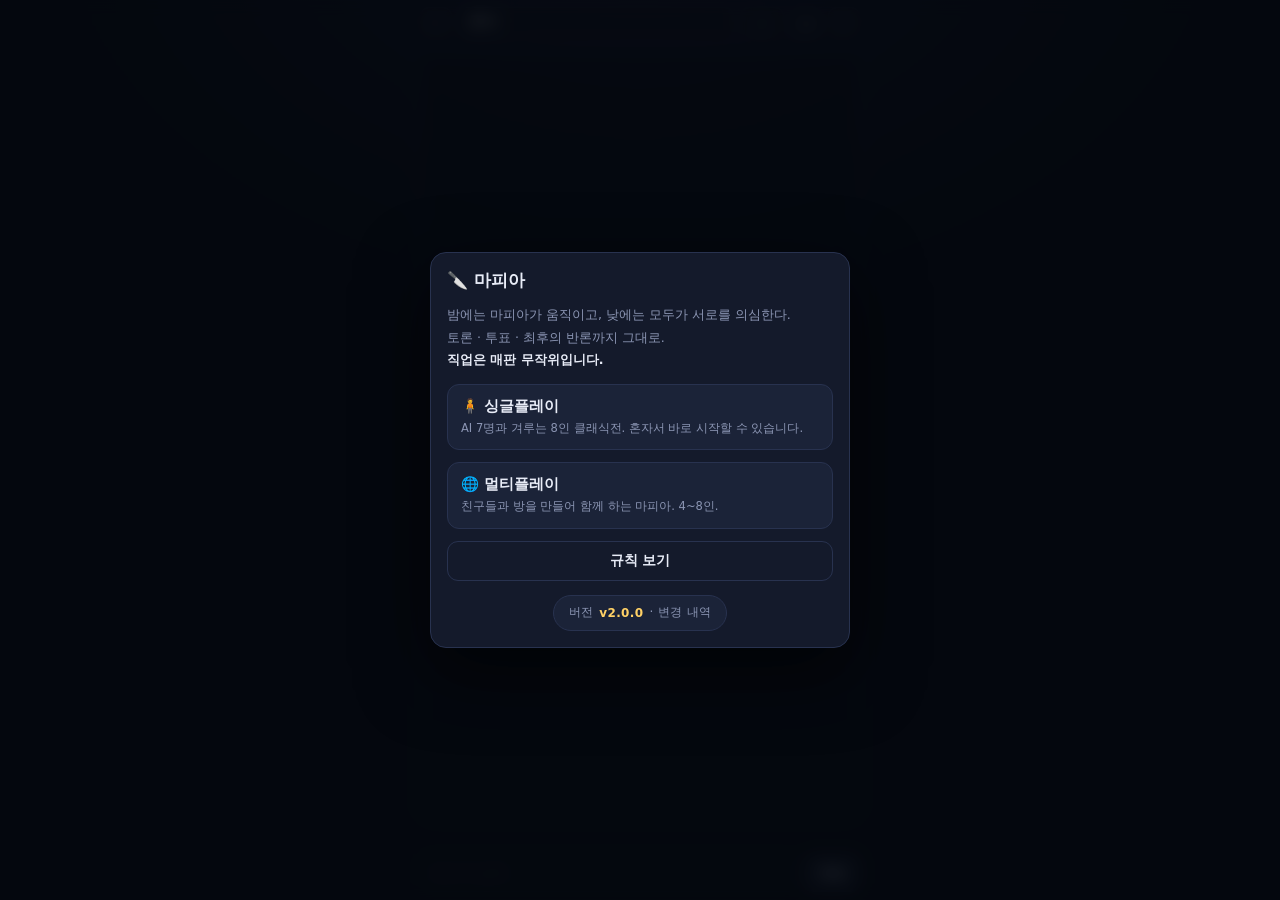
<file: games/mafia/index.html>
<!DOCTYPE html>
<html lang="ko">
<head>
<meta charset="utf-8">
<meta name="viewport" content="width=device-width,initial-scale=1,viewport-fit=cover,maximum-scale=1,user-scalable=no">
<meta name="theme-color" content="#0a0d16">
<meta name="description" content="밤·토론·투표·최후의 반론까지 그대로인 클래식 마피아. 혼자서도, 친구들과 4~8인 멀티로도.">
<meta property="og:title" content="마피아">
<meta property="og:description" content="클래식 마피아 — 싱글플레이와 4~8인 멀티플레이">
<meta property="og:type" content="website">
<title>마피아</title>
<style>
*{box-sizing:border-box;margin:0;padding:0}
:root{
  --bg:#0a0d16;--panel:#141a2b;--panel2:#1b2338;--line:#28324f;
  --text:#e8ecf7;--muted:#8b95b3;--accent:#ff4d6d;--cy:#37e0f0;--gold:#ffd166;
}
html,body{height:100%;overscroll-behavior:none}
body{
  background:var(--bg);
  color:var(--text);
  font-family:-apple-system,BlinkMacSystemFont,"Apple SD Gothic Neo",Pretendard,"Noto Sans KR",system-ui,sans-serif;
  display:flex;align-items:center;justify-content:center;
  overflow:hidden;
  -webkit-tap-highlight-color:transparent;
  transition:background-image .8s ease;
  background-image:radial-gradient(900px 620px at 50% -12%,#1a2143 0%,rgba(10,13,22,0) 66%);
}
body.day{background-image:radial-gradient(900px 620px at 50% -12%,#3a2436 0%,rgba(10,13,22,0) 66%)}
body.over{background-image:radial-gradient(900px 620px at 50% -12%,#2b1626 0%,rgba(10,13,22,0) 66%)}
#stage{
  height:100vh;height:100dvh;width:100%;max-width:460px;
  display:flex;flex-direction:column;gap:7px;
  padding:calc(7px + env(safe-area-inset-top)) 10px calc(8px + env(safe-area-inset-bottom));
}
/* ---- 헤더 ---- */
#top{display:flex;align-items:center;gap:6px;flex:none}
.back{position:relative;width:32px;height:32px;flex:none;display:flex;align-items:center;justify-content:center;
  background:var(--panel);border:1px solid var(--line);border-radius:9px;color:var(--muted);
  text-decoration:none;font-size:15px;font-weight:700}
/* 겉모습은 32px 그대로 두고 터치 히트 영역만 44px로 넓힌다 (모바일 최소 터치 타깃) */
.back::after{content:'';position:absolute;top:-6px;right:-6px;bottom:-6px;left:-6px}
.back:hover{color:var(--text);border-color:var(--accent)}
#phaseBox{flex:1;min-width:0;display:flex;align-items:baseline;gap:6px;
  background:var(--panel);border:1px solid var(--line);border-radius:9px;padding:5px 10px;height:32px}
#phaseName{font-size:13.5px;font-weight:800;letter-spacing:.02em;white-space:nowrap}
#dayNum{font-size:10px;color:var(--muted);font-weight:700;white-space:nowrap;overflow:hidden;text-overflow:ellipsis}
#timer{flex:none;min-width:44px;height:32px;display:flex;align-items:center;justify-content:center;
  background:var(--panel);border:1px solid var(--line);border-radius:9px;
  font-size:15px;font-weight:800;font-variant-numeric:tabular-nums;color:var(--cy)}
#timer.low{color:var(--accent);border-color:#59243a}
.ic{width:32px;height:32px;flex:none;background:var(--panel);border:1px solid var(--line);
  border-radius:9px;color:var(--muted);font-size:13px;font-family:inherit;font-weight:700;cursor:pointer}
.ic:hover{color:var(--text);border-color:var(--accent)}
.ic:active{transform:translateY(1px)}
/* ---- 명단 ---- */
#roster{flex:none;display:grid;grid-template-columns:repeat(4,1fr);gap:5px}
.pc{position:relative;background:var(--panel);border:1px solid var(--line);border-radius:10px;
  padding:5px 3px 4px;text-align:center;cursor:default;min-width:0;overflow:hidden}
.pc .av{font-size:19px;line-height:1.15;display:block}
.pc .nm{display:block;font-size:10.5px;font-weight:700;line-height:1.3;
  white-space:nowrap;overflow:hidden;text-overflow:ellipsis;padding:0 2px}
.pc .rl{display:block;font-size:8.5px;color:var(--muted);font-weight:700;line-height:1.3;
  white-space:nowrap;overflow:hidden;text-overflow:ellipsis}
.pc.me{border-color:var(--cy);background:rgba(55,224,240,.08)}
.pc.dead{opacity:.35}
.pc.dead .av{filter:grayscale(1)}
.pc.mate{border-color:var(--accent);background:rgba(255,77,109,.09)}
.pc.sel{border-color:var(--gold);box-shadow:0 0 0 2px rgba(255,209,102,.28)}
.pc.pick{cursor:pointer}
.pc.pick:active{transform:translateY(1px)}
.badge{position:absolute;top:2px;right:3px;min-width:16px;height:16px;padding:0 4px;
  display:flex;align-items:center;justify-content:center;border-radius:8px;
  font-size:9.5px;font-weight:800;font-variant-numeric:tabular-nums;
  background:var(--accent);color:#1a0209}
.badge.poll{background:var(--cy);color:#04121a}
.badge.x{background:#3a4258;color:#c6cee1}
/* ---- 로그 ---- */
#log{flex:1;min-height:0;overflow-y:auto;-webkit-overflow-scrolling:touch;
  background:rgba(11,15,26,.55);border:1px solid var(--line);border-radius:12px;
  padding:9px;display:flex;flex-direction:column;gap:6px}
.msg{display:flex;gap:6px;align-items:flex-start}
.msg .mav{flex:none;width:23px;height:23px;border-radius:7px;background:var(--panel2);
  display:flex;align-items:center;justify-content:center;font-size:13px}
.msg .bd{min-width:0;flex:1}
.msg .who{font-size:9.5px;color:var(--muted);font-weight:700;margin-bottom:1px}
.msg .tx{font-size:12.5px;line-height:1.55;word-break:break-word;
  background:var(--panel);border:1px solid var(--line);border-radius:9px;padding:5px 8px;display:inline-block;max-width:100%}
.msg.me .tx{background:#1d2a44;border-color:#2f4166}
.msg.mafiaCh .tx{background:rgba(255,77,109,.11);border-color:#5a2436}
.msg.mafiaCh .who{color:var(--accent)}
.msg.deadCh .tx{background:#171b27;border-color:#242c40;color:#a8b1c7}
.msg.deadCh .who{color:#7b849c}
.sys{font-size:11px;line-height:1.6;color:var(--muted);text-align:center;padding:1px 4px;word-break:keep-all}
.sys.big{color:var(--gold);font-weight:800;font-size:12.5px}
.sys.bad{color:var(--accent);font-weight:800;font-size:12.5px}
.sys.priv{color:var(--cy);font-weight:700;background:rgba(55,224,240,.08);
  border:1px solid #1d4a55;border-radius:9px;padding:5px 8px}
.sys.hr{border-top:1px solid var(--line);margin-top:3px;padding-top:6px;letter-spacing:.06em;font-weight:800;color:#6f7a97}
/* ---- 하단 ---- */
#foot{flex:none;display:flex;flex-direction:column;gap:6px}
#hintBar{font-size:11px;line-height:1.5;color:var(--muted);text-align:center;min-height:16px;word-break:keep-all}
#hintBar b{color:var(--gold)}
#actions{display:flex;gap:5px;flex-wrap:wrap;justify-content:center}
.ab{flex:1;min-width:0;background:var(--panel);border:1px solid var(--line);color:var(--text);
  border-radius:10px;padding:9px 4px;font-size:12px;font-weight:700;font-family:inherit;cursor:pointer;
  white-space:nowrap;overflow:hidden;text-overflow:ellipsis}
.ab:active{transform:translateY(1px)}
.ab:disabled{opacity:.35;cursor:default}
.ab.on{border-color:var(--gold);color:var(--gold)}
.ab.yes{background:linear-gradient(180deg,#ff5d7a,#d92b4d);border:0;color:#fff}
.ab.no{background:var(--panel2);border-color:#3a4763}
#inputRow{display:flex;gap:5px}
#chatIn{flex:1;min-width:0;background:#0d1220;border:1px solid var(--line);border-radius:10px;
  padding:10px 11px;color:var(--text);font-family:inherit;font-size:14px;outline:none}
#chatIn:focus{border-color:var(--accent)}
#chatIn:disabled{opacity:.45}
#chatIn.mafia{border-color:#5a2436;background:#170d14}
#chatIn.dead{border-color:#333c52;background:#12141c}
#sendBtn{flex:none;background:var(--panel2);border:1px solid var(--line);color:var(--text);
  border-radius:10px;padding:0 14px;font-size:13px;font-weight:800;font-family:inherit;cursor:pointer}
#sendBtn:active{transform:translateY(1px)}
/* ---- 시트 ---- */
.sheet{position:fixed;inset:0;z-index:40;display:none;align-items:center;justify-content:center;
  padding:calc(14px + env(safe-area-inset-top)) 14px calc(14px + env(safe-area-inset-bottom));
  background:rgba(4,7,13,.86);-webkit-backdrop-filter:blur(8px);backdrop-filter:blur(8px)}
.sheet.show{display:flex}
/* 버전 정보 */
.verwrap{text-align:center;margin-top:2px}
.verchip{display:inline-flex;align-items:center;gap:6px;background:var(--panel2);border:1px solid var(--line);
  color:var(--muted);border-radius:99px;padding:8px 15px;font-family:inherit;font-size:12px;
  letter-spacing:.03em;cursor:pointer;min-height:36px}
.verchip:active{transform:translateY(1px)}
.verchip b{color:var(--gold);font-weight:700}
.verNow{margin:0;font-size:12.5px;color:var(--muted)}
.verNow b{color:var(--gold);font-size:19px;font-weight:800}
.verList{list-style:none;margin:0;padding:0;max-height:52vh;overflow-y:auto;overscroll-behavior:contain;
  display:flex;flex-direction:column;gap:8px}
.verList>li{background:var(--panel2);border:1px solid var(--line);border-radius:12px;padding:11px 13px}
.verList>li.cur{border-color:var(--gold);background:rgba(255,209,102,.07)}
.vh{display:flex;align-items:center;gap:7px;margin-bottom:5px}
.vh b{font-size:14px;font-weight:800}
.vtag{font-size:9px;font-weight:800;letter-spacing:.08em;color:#12101a;background:var(--gold);
  border-radius:5px;padding:2px 6px}
.vitems p{font-size:12.5px;line-height:1.7;color:var(--muted);margin:0}
.card{width:100%;max-width:420px;max-height:100%;display:flex;flex-direction:column;gap:12px;
  background:var(--panel);border:1px solid var(--line);border-radius:16px;padding:16px;
  box-shadow:0 24px 70px rgba(0,0,0,.6)}
.cardHead{display:flex;align-items:center;justify-content:space-between;gap:10px;flex:none}
.cardHead h2{font-size:17px;font-weight:800}
.scroll{overflow-y:auto;-webkit-overflow-scrolling:touch;max-height:58vh;
  display:flex;flex-direction:column;gap:9px}
.btn{background:linear-gradient(180deg,#ff5d7a,#d92b4d);color:#fff;border:0;border-radius:11px;
  padding:12px 22px;font-size:15px;font-weight:800;font-family:inherit;cursor:pointer;width:100%;
  display:block;text-align:center}
.btn:active{transform:translateY(1px)}
.btn.ghost{background:transparent;color:var(--text);border:1px solid var(--line);font-weight:700;font-size:13.5px;padding:10px 18px}
.btn.ghost:hover{border-color:var(--accent)}
.lead{font-size:12.5px;line-height:1.8;color:var(--muted);word-break:keep-all}
.lead b{color:var(--text)}
#nick,.tin{width:100%;background:#0d1220;border:1px solid var(--line);border-radius:10px;
  padding:12px;color:var(--text);font-family:inherit;font-size:15px;outline:none}
#nick:focus,.tin:focus{border-color:var(--accent)}
/* ---- 모드 선택 / 멀티 ---- */
.mcard{display:block;width:100%;text-align:left;background:var(--panel2);border:1px solid var(--line);
  border-radius:12px;padding:12px 13px;color:var(--text);font-family:inherit;cursor:pointer}
.mcard:hover{border-color:var(--accent)}
.mcard:active{transform:translateY(1px)}
.mcard h4{font-size:14.5px;font-weight:800;margin-bottom:3px}
.mcard p{font-size:11.5px;line-height:1.6;color:var(--muted);word-break:keep-all}
.mcard:disabled{opacity:.4;cursor:default}
.mcard:disabled:hover{border-color:var(--line)}
.orLine{display:flex;align-items:center;gap:8px;font-size:10.5px;color:var(--muted);font-weight:700}
.orLine:before,.orLine:after{content:'';flex:1;height:1px;background:var(--line)}
.codeBox{display:flex;align-items:center;gap:8px;background:var(--panel2);border:1px solid var(--line);
  border-radius:10px;padding:9px 11px}
.codeBox b{flex:1;font-size:21px;font-weight:800;letter-spacing:.16em;font-variant-numeric:tabular-nums;color:var(--gold)}
.codeBox .ic{width:auto;padding:0 10px;font-size:11px}
.warn{font-size:11.5px;line-height:1.6;color:var(--gold);background:rgba(255,209,102,.08);
  border:1px solid #574a24;border-radius:9px;padding:8px 10px;word-break:keep-all}
.err{color:var(--accent)}
#netDot{flex:none;width:8px;height:8px;border-radius:50%;background:#3a4258}
#netDot.on{background:#39d98a}
#netDot.off{background:var(--accent)}
.roleRow{display:grid;grid-template-columns:34px 1fr;gap:9px;align-items:start;
  background:var(--panel2);border:1px solid var(--line);border-radius:10px;padding:9px 10px}
.roleRow .e{font-size:20px;text-align:center;line-height:1.2}
.roleRow h4{font-size:13px;font-weight:800;margin-bottom:2px}
.roleRow h4 small{font-size:9.5px;font-weight:700;color:var(--muted);margin-left:5px;letter-spacing:.04em}
.roleRow p{font-size:11.5px;line-height:1.65;color:var(--muted);word-break:keep-all}
.reveal{text-align:center;padding:6px 0 2px}
.reveal .e{font-size:52px;line-height:1.1}
.reveal h3{font-size:23px;font-weight:800;margin-top:4px}
.reveal h3.mafia{color:var(--accent)}
.reveal h3.citizen{color:var(--cy)}
.reveal p{font-size:12.5px;line-height:1.75;color:var(--muted);margin-top:8px;word-break:keep-all}
.reveal p b{color:var(--text)}
.endList{list-style:none;display:flex;flex-direction:column;gap:5px}
.endList li{display:grid;grid-template-columns:26px 1fr auto;align-items:center;gap:8px;
  background:var(--panel2);border:1px solid transparent;border-radius:9px;padding:7px 9px;font-size:12.5px}
.endList li.mine{border-color:var(--cy)}
.endList li.gone{opacity:.5}
.endList .e{font-size:16px;text-align:center}
.endList .n{font-weight:700;white-space:nowrap;overflow:hidden;text-overflow:ellipsis}
.endList .r{font-size:11.5px;font-weight:800}
.endList .r.mafia{color:var(--accent)}
.endList .r.citizen{color:var(--cy)}
.big{font-size:26px;font-weight:800;text-align:center;letter-spacing:.02em}
.big.win{color:var(--cy)}
.big.lose{color:var(--accent)}
.row2{display:flex;gap:8px}
.row2>*{flex:1}
@media (max-height:640px){
  .pc:not(.me):not(.mate) .rl{display:none}
  .msg .tx{font-size:12px}
  #roster{gap:4px}
  .pc{padding:4px 3px 3px}
}
</style>
</head>
<body class="night">

<div id="stage">
  <header id="top">
    <a class="back" href="../../index.html" title="허브로 돌아가기" aria-label="허브로 돌아가기"><span aria-hidden="true">←</span></a>
    <div id="phaseBox"><i id="netDot" hidden></i><b id="phaseName">준비</b><span id="dayNum"></span></div>
    <div id="timer">--</div>
    <button class="ic" id="skipBtn" title="건너뛰기">⏭</button>
    <button class="ic" id="helpBtn" title="규칙">?</button>
  </header>
  <div id="roster"></div>
  <div id="log"></div>
  <div id="foot">
    <div id="hintBar"></div>
    <div id="actions"></div>
    <div id="inputRow">
      <input id="chatIn" type="text" maxlength="60" placeholder="메시지 입력" autocomplete="off" disabled>
      <button id="sendBtn">전송</button>
    </div>
  </div>
</div>

<!-- 모드 선택 -->
<div class="sheet show" id="modeSheet">
  <div class="card">
    <div class="cardHead"><h2>🔪 마피아</h2></div>
    <p class="lead">밤에는 마피아가 움직이고, 낮에는 모두가 서로를 의심한다.<br>
      토론 · 투표 · 최후의 반론까지 그대로.<br>
      <b>직업은 매판 무작위입니다.</b></p>
    <button class="mcard" id="modeSingle" aria-label="싱글플레이 — AI 7명과 겨루는 8인 클래식전">
      <h4>🧍 싱글플레이</h4>
      <p>AI 7명과 겨루는 8인 클래식전. 혼자서 바로 시작할 수 있습니다.</p>
    </button>
    <button class="mcard" id="modeMulti" aria-label="멀티플레이 — 친구들과 방을 만들어 함께 하는 마피아">
      <h4>🌐 멀티플레이</h4>
      <p id="modeMultiDesc">친구들과 방을 만들어 함께 하는 마피아. 4~8인.</p>
    </button>
    <button class="btn ghost" id="rulesBtn2">규칙 보기</button>
    <div class="verwrap"><button class="verchip" id="verBtn">버전 <b id="verChipNow">-</b> · 변경 내역</button></div>
  </div>
</div>

<!-- 버전 정보 -->
<div class="sheet" id="verSheet">
  <div class="card">
    <div class="cardHead"><h2>버전 정보</h2><button class="ic" id="verX" aria-label="닫기">✕</button></div>
    <p class="verNow">현재 버전 <b id="verNow">-</b></p>
    <ol class="verList" id="verList"></ol>
  </div>
</div>

<!-- 시작 (싱글) -->
<div class="sheet" id="startSheet">
  <div class="card">
    <div class="cardHead"><h2>🧍 싱글플레이</h2><button class="ic" id="startX">✕</button></div>
    <p class="lead">AI 7명과 겨루는 <b>8인 클래식전</b>.<br>
      마피아 2 · 경찰 1 · 의사 1 · 군인 1 · 정치인 1 · 영매 1 · 시민 1<br>
      직업은 매판 무작위입니다. <b>당신이 마피아일 수도 있습니다.</b></p>
    <input id="nick" type="text" maxlength="6" value="플레이어" placeholder="닉네임 (최대 6자)" autocomplete="off">
    <button class="btn" id="startBtn">게임 시작</button>
    <button class="btn ghost" id="rulesBtn">규칙 보기</button>
  </div>
</div>

<!-- 멀티: 방 만들기 / 입장 -->
<div class="sheet" id="mpSheet">
  <div class="card">
    <div class="cardHead"><h2>🌐 멀티플레이</h2><button class="ic" id="mpX">✕</button></div>
    <p class="lead">친구들과 방을 만들어 함께 하는 마피아. <b>4~8인</b>.<br>
      방을 만들고 초대 링크를 보내면 됩니다.</p>
    <input class="tin" id="mpNick" type="text" maxlength="6" placeholder="닉네임 (최대 6자)" autocomplete="off">
    <button class="btn" id="mpCreate">방 만들기</button>
    <div class="orLine">또는</div>
    <div class="row2">
      <input class="tin" id="mpCode" type="text" maxlength="5" placeholder="방 코드 5자리" autocomplete="off" style="text-transform:uppercase">
      <button class="btn ghost" id="mpJoin" style="flex:none;width:88px">입장</button>
    </div>
    <p class="lead" id="mpMsg"></p>
  </div>
</div>

<!-- 멀티: 대기실 -->
<div class="sheet" id="lobbySheet">
  <div class="card">
    <div class="cardHead"><h2>대기실</h2><button class="ic" id="lobbyX" title="나가기">✕</button></div>
    <div class="codeBox"><b id="lobbyCode">-----</b><button class="ic" id="copyBtn">링크 복사</button></div>
    <ul class="endList scroll" id="lobbyList"></ul>
    <p class="warn" id="lobbyWarn"></p>
    <p class="lead" id="lobbyNote"></p>
    <button class="btn" id="lobbyStart">게임 시작</button>
  </div>
</div>

<!-- 직업 공개 -->
<div class="sheet" id="roleSheet">
  <div class="card">
    <div class="reveal">
      <div class="e" id="rvE">🧑</div>
      <h3 id="rvN">시민</h3>
      <p id="rvD"></p>
    </div>
    <button class="btn" id="roleOk">첫 번째 밤 시작</button>
  </div>
</div>

<!-- 규칙 -->
<div class="sheet" id="helpSheet">
  <div class="card">
    <div class="cardHead"><h2>규칙</h2><button class="ic" id="helpX">✕</button></div>
    <div class="scroll" id="helpBody"></div>
    <button class="btn ghost" id="helpX2">닫기</button>
  </div>
</div>

<!-- 종료 -->
<div class="sheet" id="endSheet">
  <div class="card">
    <div class="big" id="endTitle">게임 종료</div>
    <p class="lead" id="endDesc"></p>
    <ul class="endList scroll" id="endList"></ul>
    <div class="row2">
      <button class="btn" id="againBtn">다시하기</button>
      <a class="btn ghost" href="../../index.html" style="text-align:center;text-decoration:none;line-height:1.6">허브로</a>
    </div>
  </div>
</div>

<script>
(function(){
'use strict';

/* ================= 유틸 ================= */
var $=function(s){return document.querySelector(s);};
var rnd=function(n){return Math.floor(Math.random()*n);};
var pick=function(a){return a[rnd(a.length)];};
var clamp=function(v,a,b){return Math.max(a,Math.min(b,v));};
function shuffle(a){a=a.slice();for(var i=a.length-1;i>0;i--){var j=rnd(i+1);var t=a[i];a[i]=a[j];a[j]=t;}return a;}
function esc(s){return String(s).replace(/[&<>"]/g,function(c){return {'&':'&amp;','<':'&lt;','>':'&gt;','"':'&quot;'}[c];});}
function josa(name,a,b){ // a=받침있음, b=받침없음
  var c=name.charCodeAt(name.length-1);
  if(c<0xAC00||c>0xD7A3) return b;
  return ((c-0xAC00)%28)?a:b;
}
function eun(n){return n+josa(n,'은','는');}
function ie(n){return n+josa(n,'이','가');}
function eul(n){return n+josa(n,'을','를');}

/* ================= 직업 ================= */
var ROLES={
  mafia:{n:'마피아',team:'mafia',e:'🔪',d:'밤마다 1명을 지목해 제거한다. 동료의 정체를 알고 밤에 비밀 채팅을 쓴다.'},
  police:{n:'경찰',team:'citizen',e:'🔎',d:'밤마다 1명을 조사해 마피아인지 아닌지 확인한다.'},
  doctor:{n:'의사',team:'citizen',e:'💉',d:'밤마다 1명을 치료한다. 그 밤의 마피아 공격을 1회 막는다. 자가치료 가능.'},
  soldier:{n:'군인',team:'citizen',e:'🛡️',d:'방탄 1회. 첫 마피아 공격을 자동으로 버틴다. 밤 지목은 없다.'},
  politician:{n:'정치인',team:'citizen',e:'🎩',d:'투표가 2표로 계산된다(표시는 1표). 투표로는 처형되지 않는다. 승리 판정 머릿수 2.'},
  medium:{n:'영매',team:'citizen',e:'🔮',d:'사망자들의 채팅을 볼 수 있다. 밤 지목은 없다.'},
  citizen:{n:'시민',team:'citizen',e:'🧑',d:'능력이 없다. 토론과 투표로 마피아를 찾아낸다.'}
};
var ROLE_ORDER=['mafia','police','doctor','soldier','politician','medium','citizen'];
var NAMES=['지훈','서연','민준','하윤','도윤','예은','시우','채원','건우','수아','지호','나연','현우','유진','서준','다은'];
var AVS=['🐱','🐶','🦊','🐻','🐼','🐯','🦁','🐸','🐵','🐰','🐨','🐧','🐥','🐢'];

/* ================= 상태 ================= */
var S=null, ticker=null;

function P(id){for(var i=0;i<S.ps.length;i++){if(S.ps[i].id===id)return S.ps[i];}return null;}
function nm(id){var p=P(id);return p?p.name:'?';}
function alive(){return S.ps.filter(function(p){return p.alive;});}
function aliveAI(){return S.ps.filter(function(p){return p.alive&&!p.isPlayer;});}
function isAlive(id){var p=P(id);return !!(p&&p.alive);}
function mates(p){return S.ps.filter(function(q){return q.role==='mafia'&&q.id!==p.id;});}
function sus(p,t){return (p.ai&&p.ai.sus[t]!=null)?p.ai.sus[t]:30;}
function bump(p,t,d){
  if(!p.ai||p.id===t)return;
  if(p.role==='mafia'&&P(t)&&P(t).role==='mafia'){p.ai.sus[t]=clamp(sus(p,t)+d*0.1,0,18);return;}
  if(p.ai.known[t]==='clean'){p.ai.sus[t]=clamp(sus(p,t)+d*0.15,0,20);return;}
  if(p.ai.known[t]==='mafia'){p.ai.sus[t]=98;return;}
  p.ai.sus[t]=clamp(sus(p,t)+d,0,100);
}
function eachAI(f){aliveAI().forEach(f);}

/* ================= 게임 생성 ================= */
function newGame(nick){
  var roles=shuffle(['mafia','mafia','police','doctor','soldier','politician','medium','citizen']);
  var pool=shuffle(NAMES), avs=shuffle(AVS);
  var meIdx=rnd(8);
  var ps=[];
  var ni=0;
  for(var i=0;i<8;i++){
    var isMe=(i===meIdx);
    var name;
    if(isMe){ name=(nick||'플레이어').slice(0,6)||'플레이어'; }
    else { name=pool[ni++]; }
    ps.push({
      id:i, name:name, av:avs[i], role:roles[i], alive:true, isPlayer:isMe,
      shield:(roles[i]==='soldier'), claimed:null, revealed:null, ai:null
    });
  }
  // 닉네임 충돌 방지
  var seen={};
  ps.forEach(function(p){ while(seen[p.name]) p.name=p.name+'2'; seen[p.name]=1; });

  S={
    ps:ps, me:ps[meIdx], day:0, phase:'setup', tEnd:0, onEnd:null, sched:[],
    msgs:[], claims:[], accus:[], pendingReact:null,
    votes:{}, lastVotes:{}, voteHist:[], poll:{}, playerPoll:null, recent:[], accCount:{},
    judge:{}, accused:null, target:null, over:false,
    extendUsed:false, aiExtendUsed:false, pick:{}, aiPicks:{},
    lastNight:{killed:null,blocked:false}, killedIds:[]
  };
  ps.forEach(function(p){
    if(p.isPlayer)return;
    var brain={sus:{},known:{},invest:{},threat:{},claim:null,needCounter:false,
               reacted:0,lines:0,savedInfo:null,shieldInfo:false,extendUsed:false};
    ps.forEach(function(q){ if(q.id!==p.id) brain.sus[q.id]=18+rnd(18); });
    p.ai=brain;
    if(p.role==='mafia'){
      mates(p).forEach(function(m){ brain.sus[m.id]=2; brain.known[m.id]='mate'; });
    }
  });
  return S;
}

/* ================= 로그 ================= */
function visible(m){
  var me=S.me;
  if(S.over) return true;
  if(m.ch==='all'||m.ch==='sys') return true;
  if(m.ch==='priv') return true;
  if(m.ch==='mafia') return (me.role==='mafia')||(!me.alive);
  if(m.ch==='dead') return (!me.alive)||(me.role==='medium'&&me.alive);
  return true;
}
function render1(m){
  var d=document.createElement('div');
  if(m.type==='sys'){
    d.className='sys'+(m.k?' '+m.k:'');
    d.innerHTML=esc(m.t);
  }else{
    var p=P(m.from);
    d.className='msg'+(m.ch==='mafia'?' mafiaCh':'')+(m.ch==='dead'?' deadCh':'')+(p&&p.isPlayer?' me':'');
    var tag=m.ch==='mafia'?' <span style="color:#ff4d6d">🔪비밀</span>':(m.ch==='dead'?' <span style="color:#7b849c">💀</span>':'');
    d.innerHTML='<div class="mav">'+(p?p.av:'❔')+'</div><div class="bd"><div class="who">'+
      esc(p?p.name:'?')+tag+'</div><div class="tx">'+esc(m.t)+'</div></div>';
  }
  return d;
}
function push(m){
  S.msgs.push(m);
  if(!visible(m))return;
  var log=$('#log');
  log.appendChild(render1(m));
  while(log.children.length>160) log.removeChild(log.firstChild);
  log.scrollTop=log.scrollHeight;
}
function sys(t,k){push({type:'sys',t:t,k:k||'',ch:'sys'});}
function priv(t){push({type:'sys',t:t,k:'priv',ch:'priv'});}
function say(p,t,ch){
  if((ch||'all')==='all'){ S.recent.push(t); if(S.recent.length>12) S.recent.shift(); }
  push({type:'msg',from:p.id,t:t,ch:ch||'all'});
}
function fill(tpl,map){ for(var k in map) tpl=tpl.split('{'+k+'}').join(map[k]); return tpl; }
function pickFresh(pool,map){
  var s='',i=0;
  do{ s=fill(pick(pool),map||{}); i++; }while(S.recent.indexOf(s)>=0&&i<10);
  return s;
}
function redrawLog(){
  var log=$('#log'); log.innerHTML='';
  S.msgs.forEach(function(m){ if(visible(m)) log.appendChild(render1(m)); });
  log.scrollTop=log.scrollHeight;
}

/* ================= 페이즈 엔진 ================= */
function sched(ms,fn){
  var e={t:Date.now()+ms,fn:fn};
  S.sched.push(e);
  S.sched.sort(function(a,b){return a.t-b.t;});
}
function setPhase(name,label,secs,onEnd){
  S.phase=name; S.sched=[];
  S.tEnd=Date.now()+secs*1000; S.onEnd=onEnd;
  S.mode=null; $('#hintBar').innerHTML='';
  $('#phaseName').textContent=label;
  $('#dayNum').textContent=S.day?(S.day+'일차'):'';
  document.body.className=(name==='night'?'night':'day');
  S.target=null;
  renderAll();
}
function tick(){
  if(!S||S.over)return;
  var now=Date.now();
  var guard=0;
  while(S.sched.length&&S.sched[0].t<=now&&guard++<50){
    var e=S.sched.shift();
    try{e.fn();}catch(err){console.error(err);}
  }
  var rem=Math.max(0,S.tEnd-now);
  var t=$('#timer');
  t.textContent=S.onEnd?Math.ceil(rem/1000):'--';
  t.className=(rem<=5000&&S.onEnd)?'low':'';
  if(S.phase==='vote') renderRoster();
  if(rem<=0&&S.onEnd){
    var f=S.onEnd; S.onEnd=null; S.sched=[];
    f();
    if(S&&!S.over){
      var r2=Math.max(0,S.tEnd-Date.now());
      t.textContent=S.onEnd?Math.ceil(r2/1000):'--';
      t.className=(r2<=5000&&S.onEnd)?'low':'';
    }
  }
}
function skip(){
  if(!S||S.over||!S.onEnd)return;
  var guard=0;
  while(S.sched.length&&guard++<80){
    var e=S.sched.shift();
    try{e.fn();}catch(err){console.error(err);}
  }
  S.tEnd=Date.now();
  tick();
}

/* ================= 주장/지목 반응 ================= */
function addClaim(by,role){
  if(S.claims.some(function(c){return c.by===by&&c.role===role;}))return;
  S.claims.push({by:by,role:role,day:S.day});
  var bp=P(by); if(bp) bp.claimed=role;
  eachAI(function(p){
    if(p.id===by)return;
    if(p.role===role){ bump(p,by,46); p.ai.needCounter=true; }
    else bump(p,by,(role==='police'?7:role==='doctor'?5:3));
    if(p.role==='mafia'&&P(by).role!=='mafia'){
      p.ai.threat[by]=(p.ai.threat[by]||0)+(role==='police'?65:role==='doctor'?40:role==='soldier'?20:15);
    }
  });
  var dup=S.claims.filter(function(c){return c.role===role&&isAlive(c.by);});
  if(dup.length>1){
    dup.forEach(function(c){ eachAI(function(p){ if(p.id!==c.by) bump(p,c.by,16); }); });
  }
  S.pendingReact={type:'claim',by:by,role:role};
  S.pendingReact_id=(S.pendingReact_id||0)+1;
}
function addAccuse(by,target,strong){
  if(!isAlive(target))return;
  S.accus.push({by:by,target:target,day:S.day,strong:!!strong});
  S.accCount[target]=(S.accCount[target]||0)+1;
  var decay=1/(1+0.7*(S.accCount[target]-1));
  eachAI(function(p){
    if(p.id===by)return;
    if(p.id===target){ bump(p,by,15); return; }
    var trust=clamp(1-sus(p,by)/115,0.12,1);
    var w=(strong?34:13)*trust*(strong?1:decay);
    if(p.role==='mafia'&&P(target).role==='mafia') w*=0.15;
    bump(p,target,w);
  });
  var tp=P(target);
  if(tp&&tp.ai) bump(tp,by,15);
  S.pendingReact={type:'accuse',by:by,target:target,strong:!!strong};
  S.pendingReact_id=(S.pendingReact_id||0)+1;
}

/* ================= AI 발언 ================= */
var FILL=[
  '정보가 너무 없네요. 일단 조용한 사람부터 봅시다.',
  '오늘은 확실한 근거 없으면 넘기는 게 낫지 않아요?',
  '경찰 있으면 슬슬 나와야 할 것 같은데요.',
  '저는 아직 판단 보류입니다.',
  '의사님, 누구 살렸는지 나중에라도 말해줘요.',
  '말 없는 사람이 제일 무섭습니다.',
  '괜히 급하게 몰다가 시민 날리지 맙시다.',
  '지금 분위기가 너무 한쪽으로 쏠리는데요.',
  '누가 누구한테 투표하는지 잘 봐두세요.',
  '군인 있으면 굳이 안 나와도 됩니다. 조용히 있어요.',
  '저는 오늘 표 아끼겠습니다.'
];
var FILL2=[
  '어제 투표 흐름부터 다시 봅시다.',
  '어제 밤에 죽은 사람 라인부터 정리하죠.',
  '경찰 아직도 안 나오면 오늘은 답 없습니다.',
  '어제 표 몰아준 사람들 오늘 말 좀 해봐요.'
];
var ACC=[
  '{t} 아까부터 말이 계속 바뀌는데요?',
  '{t} 너무 조용하지 않아요? 저는 여기 봅니다.',
  '{t} 논리가 없는데 남한테만 떠넘기네요.',
  '저는 {t} 의심합니다. 오늘 {t} 갑시다.',
  '{t} 지금 물타기 하는 거 아니에요?',
  '{t} 말투가 계속 애매해요. 저는 {t} 봅니다.',
  '{t} 아무한테도 안 걸리려고만 하는 게 더 수상해요.',
  '{t} 오늘 한 말 중에 건진 게 하나도 없어요.',
  '{t} 한 번만 더 얘기해봐요. 저 지금 {t} 제일 걸립니다.'
];
var ACC2=[
  '{t} 어제 투표가 좀 이상했어요.',
  '어제 {t} 표 던진 거 다시 봅시다. 저는 못 넘어가요.',
  '{t} 어제부터 계속 발 빼는 느낌인데요.',
  '{t} 어제랑 오늘 말이 완전 다른데요?'
];
var AGREE=[
  '{b} 말에 동의합니다. 저도 {t} 걸려요.',
  '{b} 의견 따라갑니다. 오늘 {t} 봅시다.',
  '저도 {t} 쪽이 제일 이상해 보여요.',
  '{b} 짚은 거 괜찮네요. {t} 한 번 더 봐야겠어요.'
];
var DISAGREE=[
  '{b} 왜 {t}만 몰아요? 근거가 약한데요.',
  '{t} 몰기 전에 {b} 본인 얘기부터 해봐요.',
  '{b} 좀 성급한 것 같은데요. 저는 아직 모르겠어요.',
  '{b} 그렇게 확신하는 근거가 뭔데요?'
];
var DEF=[
  '저 아닙니다. 진짜로 시민이에요.',
  '저 죽이면 오늘 밤 후회할 겁니다.',
  '왜 저예요? 근거를 대봐요.',
  '저 말고 {t} 보세요. 훨씬 이상합니다.',
  '저 여기서 나가면 마피아만 좋습니다.',
  '저한테 표 쓰는 거 진짜 아깝습니다.',
  '저 잡아봐야 오늘 밤에 또 한 명 죽어요.'
];

function aiSpeech(p){
  var a=p.ai;
  var others=alive().filter(function(x){return x.id!==p.id;});
  if(!others.length)return null;
  var sorted=others.slice().sort(function(x,y){return sus(p,y.id)-sus(p,x.id);});
  var top=sorted[0], low=sorted[sorted.length-1];

  // 1) 내 직업을 사칭당함 -> 반박
  if(a.needCounter&&p.role!=='mafia'&&p.role!=='citizen'){
    a.needCounter=false;
    var fk=S.claims.filter(function(c){return c.role===p.role&&c.by!==p.id&&isAlive(c.by);});
    if(fk.length){
      var f=fk[fk.length-1].by;
      bump(p,f,40);
      a.claim=p.role; addClaim(p.id,p.role);
      if(p.role==='police'){
        var hit=null;
        for(var k in a.invest){ if(a.invest[k]==='mafia'&&isAlive(+k)) hit=+k; }
        if(hit!=null){ addAccuse(p.id,hit,true);
          return '제가 진짜 경찰입니다. '+nm(f)+' 사칭이에요. 제 조사로 '+eun(nm(hit))+' 마피아입니다.'; }
        return '제가 진짜 경찰입니다. '+eun(nm(f))+' 사칭이에요. 저 죽이면 밤에 답 없습니다.';
      }
      return '제가 진짜 '+ROLES[p.role].n+'입니다. '+eun(nm(f))+' 사칭이에요.';
    }
  }

  // 2) 플레이어/타인 주장에 대한 반응
  if(S.pendingReact&&a.reacted!==S.pendingReact_id){
    var r=S.pendingReact;
    if(r.by!==p.id&&isAlive(r.by)&&(r.type==='claim'||r.strong||Math.random()<0.4)){
      a.reacted=S.pendingReact_id;
      S.pendingReact=null;
      if(r.type==='claim'){
        if(p.role==='mafia'&&(r.role==='police'||r.role==='doctor')){
          a.threat[r.by]=(a.threat[r.by]||0)+50;
          return nm(r.by)+' '+ROLES[r.role].n+'이라고요? 그럼 어제 결과부터 말해봐요. 저는 못 믿겠는데요.';
        }
        if(sus(p,r.by)<42){
          bump(p,r.by,-8);
          return nm(r.by)+' '+ROLES[r.role].n+' 주장 일단 믿어봅니다. 사칭이면 내일 바로 갑니다.';
        }
        bump(p,r.by,10);
        return nm(r.by)+' 갑자기 커밍아웃이요? 타이밍이 너무 급한데요.';
      }
      if(r.type==='accuse'&&isAlive(r.target)){
        if(r.target===p.id){
          bump(p,r.by,18);
          return pickFresh(['저요? '+nm(r.by)+' 근거 없이 찍는 거 보니 본인이 더 수상한데요.',
            '갑자기 저요? '+nm(r.by)+' 그쪽이 더 설명해야 하는 거 아니에요?',
            nm(r.by)+' 저 찍는 이유가 뭔데요? 말이 안 되잖아요.']);
        }
        if(p.role==='mafia'&&P(r.target).role==='mafia'){
          bump(p,r.by,6);
          return pickFresh(DISAGREE,{b:nm(r.by),t:nm(r.target)});
        }
        if(sus(p,r.by)<40&&sus(p,r.target)>=34){
          bump(p,r.target,8);
          return pickFresh(AGREE,{b:nm(r.by),t:nm(r.target)});
        }
        bump(p,r.by,6);
        return pickFresh(DISAGREE,{b:nm(r.by),t:nm(r.target)});
      }
    }else if(r.by!==p.id&&isAlive(r.by)){
      a.reacted=S.pendingReact_id;
    }
  }

  // 3) 경찰 커밍아웃
  if(p.role==='police'){
    var hit2=null,clean=[];
    for(var k2 in a.invest){
      if(!isAlive(+k2))continue;
      if(a.invest[k2]==='mafia') hit2=+k2; else clean.push(+k2);
    }
    if(hit2!=null&&a.claim!=='police'&&Math.random()<0.9){
      a.claim='police'; addClaim(p.id,'police'); addAccuse(p.id,hit2,true);
      return '저 경찰입니다. '+eun(nm(hit2))+' 마피아 확정이에요. 오늘 '+nm(hit2)+' 갑시다.';
    }
    if(a.claim==='police'&&hit2!=null&&Math.random()<0.5){
      return '다시 말합니다. '+eun(nm(hit2))+' 마피아입니다. 여기서 흔들리면 집니다.';
    }
    if(a.claim!=='police'&&S.day>=3&&clean.length&&Math.random()<0.45){
      a.claim='police'; addClaim(p.id,'police');
      return '저 경찰입니다. '+eun(nm(clean[0]))+' 시민 확인했어요. 나머지에서 찾읍시다.';
    }
    if(a.claim==='police'&&clean.length&&Math.random()<0.4){
      return eun(nm(clean[0]))+' 제가 시민 확인했습니다. 그쪽은 빼고 봅시다.';
    }
  }

  // 4) 의사 / 군인 정보 공개
  if(p.role==='doctor'&&a.savedInfo!=null&&a.claim!=='doctor'&&Math.random()<0.7){
    a.claim='doctor'; addClaim(p.id,'doctor');
    var sv=a.savedInfo; a.savedInfo=null;
    return '저 의사입니다. 어젯밤 '+eul(nm(sv))+' 살렸어요. '+nm(sv)+' 시민 확정입니다.';
  }
  if(p.role==='soldier'&&a.shieldInfo&&a.claim!=='soldier'&&Math.random()<0.75){
    a.claim='soldier'; a.shieldInfo=false; addClaim(p.id,'soldier');
    return '저 군인입니다. 어젯밤 방탄 썼어요. 이제 저 한 번 더 맞으면 죽습니다.';
  }

  // 5) 마피아 물타기 / 역커밍아웃
  if(p.role==='mafia'){
    var pol=S.claims.filter(function(c){return c.role==='police'&&isAlive(c.by)&&P(c.by).role!=='mafia';});
    var pressure=(S.lastVoteCount&&S.lastVoteCount[p.id])||0;
    if(pol.length&&a.claim!=='police'&&pressure>=2&&Math.random()<0.5){
      a.claim='police'; addClaim(p.id,'police');
      var vt=others.filter(function(x){return x.role!=='mafia';});
      var fake=vt.length?pick(vt):top;
      addAccuse(p.id,fake.id,true);
      return '저 진짜 경찰입니다. '+eun(nm(pol[0].by))+' 사칭이고, '+eun(fake.name)+' 마피아예요.';
    }
    var mate=others.filter(function(x){return x.role==='mafia';})[0];
    if(mate&&(S.lastVoteCount&&S.lastVoteCount[mate.id]>=2)&&Math.random()<0.5){
      eachAI(function(q){ if(q.id!==p.id&&q.role!=='mafia') bump(q,mate.id,-7); });
      return pickFresh([eun(mate.name)+' 저는 좀 아닌 것 같은데요. 다른 데 봅시다.',
        eun(mate.name)+' 어제부터 말은 제일 정상이었어요.',
        eul(mate.name)+' 지금 치는 건 너무 쉬운 선택 같은데요.']);
    }
    var cand=others.filter(function(x){return x.role!=='mafia';})
      .sort(function(x,y){return (a.threat[y.id]||0)+sus(p,y.id)-((a.threat[x.id]||0)+sus(p,x.id));});
    var tgt=cand[0];
    if(tgt&&a.lastAcc===tgt.id&&cand.length>1&&Math.random()<0.5) tgt=cand[1];
    if(tgt&&Math.random()<0.7){
      a.lastAcc=tgt.id;
      addAccuse(p.id,tgt.id,false);
      return pickFresh(S.day>=2&&Math.random()<0.4?ACC2:ACC,{t:tgt.name});
    }
  }

  // 6) 내가 몰리는 중이면 변호
  var onMe=(S.lastVoteCount&&S.lastVoteCount[p.id])||0;
  if(onMe>=2&&Math.random()<0.6){
    return pickFresh(DEF,{t:top.name});
  }

  // 7) 기본 지목
  if(sus(p,top.id)>=38&&Math.random()<0.7){
    var t2=top;
    if(a.lastAcc===top.id&&sorted.length>1&&Math.random()<0.55) t2=sorted[1];
    if(sus(p,t2.id)>=30){
      a.lastAcc=t2.id;
      addAccuse(p.id,t2.id,false);
      return pickFresh(S.day>=2&&Math.random()<0.4?ACC2:ACC,{t:t2.name});
    }
  }
  if(low&&sus(p,low.id)<20&&Math.random()<0.28){
    return pickFresh([eun(low.name)+' 저는 좀 믿어요. 다른 데서 찾읍시다.',
      eun(low.name)+' 지금까지 말은 제일 깔끔했어요.',
      '적어도 '+eun(low.name)+' 오늘은 아니라고 봅니다.']);
  }
  return pickFresh(S.day>=2?FILL.concat(FILL2):FILL);
}

/* ================= 밤 ================= */
function startNight(){
  S.day++;
  S.votes={}; S.poll={}; S.playerPoll=null; S.judge={};
  S.accused=null; S.extendUsed=false; S.aiExtendUsed=false;
  S.pick={}; S.aiPicks={}; S.accCount={};
  sys('― '+S.day+'일차 밤 ―','hr');
  sys('밤이 되었습니다. 모두 눈을 감아 주세요.');

  setPhase('night','밤',25,endNight);

  // AI 밤 결정
  decideAINight();

  // 마피아 비밀 채팅
  var mfs=alive().filter(function(p){return p.role==='mafia';});
  var aiMf=mfs.filter(function(p){return !p.isPlayer;});
  if(S.me.role==='mafia'&&S.me.alive){
    var t=1100;
    aiMf.forEach(function(m){
      var tg=S.aiPicks.kill;
      sched(t,function(){
        if(!isAlive(m.id))return;
        say(m,'오늘은 '+eul(nm(tg))+' 봅시다. 괜찮죠?','mafia');
      });
      t+=2400;
    });
    if(aiMf.length===0) sched(1200,function(){ sys('혼자 남은 밤입니다. 대상을 고르세요.'); });
  }else if(aiMf.length>1){
    // 플레이어가 마피아가 아니면 비밀채팅은 사망자에게만 노출됨
    var t2=1200;
    sched(t2,function(){
      if(aiMf.length<2)return;
      say(aiMf[0],eul(nm(S.aiPicks.kill))+' 정리하죠.','mafia');
    });
    sched(t2+2000,function(){
      if(aiMf.length<2)return;
      say(aiMf[1],'좋아요. 낮에는 서로 모르는 척합시다.','mafia');
    });
  }
  // 사망자 잡담
  var deads=S.ps.filter(function(p){return !p.alive&&!p.isPlayer;});
  if(deads.length&&Math.random()<0.7){
    sched(3200+rnd(4000),function(){
      var d=pick(deads);
      say(d,pick(['아... 억울해 죽겠네.','살아있는 사람들 눈이 삐었나?','영매님 보고 있으면 잘 좀 봐줘요.','내가 말한 거 왜 안 믿냐고.']),'dead');
    });
  }
}
function decideAINight(){
  // 마피아 표적
  var mfs=alive().filter(function(p){return p.role==='mafia';});
  var aiMf=mfs.filter(function(p){return !p.isPlayer;});
  var cands=alive().filter(function(p){return p.role!=='mafia';});
  if(cands.length){
    var scored=cands.map(function(c){
      var sc=10+rnd(22);
      aiMf.forEach(function(m){ sc+=(m.ai.threat[c.id]||0)*0.7; });
      if(c.claimed==='police') sc+=(Math.random()<0.75?70:14);
      if(c.claimed==='doctor') sc+=45;
      if(c.revealed==='politician') sc+=25;
      if(c.claimed==='soldier') sc-=15;
      return {id:c.id,sc:sc};
    }).sort(function(a,b){return b.sc-a.sc;});
    S.aiPicks.kill=scored[0].id;
  }
  // 경찰
  alive().forEach(function(p){
    if(p.isPlayer||!p.ai)return;
    if(p.role==='police'){
      var c=alive().filter(function(x){return x.id!==p.id&&p.ai.invest[x.id]==null;});
      if(!c.length)c=alive().filter(function(x){return x.id!==p.id;});
      c.sort(function(x,y){return sus(p,y.id)-sus(p,x.id);});
      var t=(c.length>1&&Math.random()<0.3)?c[1]:c[0];
      if(t) S.aiPicks['inv'+p.id]=t.id;
    }
    if(p.role==='doctor'){
      var pc=alive().filter(function(x){return x.claimed==='police';});
      var t2;
      if(pc.length&&Math.random()<0.62) t2=pc[0];
      else if(Math.random()<0.3) t2=p;
      else {
        var safe=alive().filter(function(x){return sus(p,x.id)<40;});
        t2=safe.length?pick(safe):pick(alive());
      }
      S.aiPicks['heal'+p.id]=t2.id;
    }
  });
}
function endNight(){
  // 플레이어 능력 반영
  var killT=null;
  var mfAlive=alive().filter(function(p){return p.role==='mafia';});
  if(mfAlive.length){
    if(S.me.role==='mafia'&&S.me.alive&&S.pick.kill!=null&&isAlive(S.pick.kill)) killT=S.pick.kill;
    else if(S.aiPicks.kill!=null&&isAlive(S.aiPicks.kill)) killT=S.aiPicks.kill;
    else {
      var c=alive().filter(function(p){return p.role!=='mafia';});
      killT=c.length?pick(c).id:null;
    }
  }
  // 치료 목록
  var heals={};
  alive().forEach(function(p){
    if(p.role!=='doctor')return;
    var h=p.isPlayer?S.pick.heal:S.aiPicks['heal'+p.id];
    if(h!=null&&isAlive(h)) heals[h]=p.id;
  });
  // 조사
  alive().forEach(function(p){
    if(p.role!=='police')return;
    var t=p.isPlayer?S.pick.inv:S.aiPicks['inv'+p.id];
    if(t==null||!isAlive(t))return;
    var res=(P(t).role==='mafia')?'mafia':'clean';
    if(p.isPlayer){
      S.pendingPriv='조사 결과 — '+eun(nm(t))+((res==='mafia')?' 마피아입니다. 🔪':' 마피아가 아닙니다.');
    }else{
      p.ai.invest[t]=res;
      p.ai.known[t]=res;
      p.ai.sus[t]=(res==='mafia')?98:3;
    }
  });

  var killed=null, blocked=false, shieldUsed=false, savedBy=null;
  if(killT!=null){
    var tp=P(killT);
    if(heals[killT]!=null){ blocked=true; savedBy=heals[killT]; }
    else if(tp.role==='soldier'&&tp.shield){ tp.shield=false; blocked=true; shieldUsed=true; }
    else { tp.alive=false; killed=killT; S.killedIds.push(killT); }
  }
  S.lastNight={killed:killed,blocked:blocked,target:killT};

  // 의사/군인 정보 (본인만)
  if(blocked&&savedBy!=null){
    var dp=P(savedBy);
    if(dp.isPlayer) S.pendingPriv2='당신의 치료로 '+ie(nm(killT))+' 살았습니다.';
    else dp.ai.savedInfo=killT;
  }
  if(shieldUsed){
    var sp=P(killT);
    if(sp.isPlayer) S.pendingPriv2='방탄이 발동했습니다. 다음 공격은 막지 못합니다.';
    else sp.ai.shieldInfo=true;
  }
  startResult();
}

/* ================= 결과 발표 ================= */
function startResult(){
  setPhase('result','결과 발표',4,function(){
    if(checkWin())return;
    startDiscuss();
  });
  sys('― '+S.day+'일차 아침 ―','hr');
  var k=S.lastNight.killed;
  if(k!=null){
    sys(nm(k)+'님이 사망했습니다.','bad');
    if(k===S.me.id) sched(400,function(){ priv('당신은 사망했습니다. 이제 사망자 채팅만 가능합니다.'); });
  }else{
    sys('조용하게 밤이 지나갔습니다.','big');
  }
  if(S.pendingPriv){ priv(S.pendingPriv); S.pendingPriv=null; }
  if(S.pendingPriv2){ priv(S.pendingPriv2); S.pendingPriv2=null; }
  // 사망자 반응 + 의심도 갱신
  if(k!=null){
    eachAI(function(p){
      // 죽은 사람을 어제 강하게 변호한 사람은 조금 신뢰
      S.accus.filter(function(a){return a.target===k&&a.day===S.day-1;}).forEach(function(a){
        if(isAlive(a.by)) bump(p,a.by,10);
      });
    });
    var dp=P(k);
    if(!dp.isPlayer){
      sched(1500,function(){
        say(dp,pick(['아 진짜 어이없네. 나 시민이었는데.','내 말 좀 믿지 그랬어.','잘 좀 찾아봐라 진짜.']),'dead');
      });
    }
  }
}

/* ================= 토론 ================= */
function startDiscuss(){
  var n=alive().length;
  var dur=n*15;
  S.discussEnd=dur;
  setPhase('discuss','토론',dur,startVote);
  sys('토론 시간입니다. ('+dur+'초) 자유롭게 대화하세요.');
  planDiscuss(dur*1000);
}
function planDiscuss(durMs){
  var speakers=aliveAI();
  if(!speakers.length)return;
  var order=[];
  var maxLines=Math.max(4,Math.round(durMs/4000));
  while(order.length<maxLines) shuffle(speakers).forEach(function(p){order.push(p);});
  var t=1000;
  for(var i=0;i<order.length;i++){
    if(t>durMs-700)break;
    (function(p){
      sched(t,function(){
        if(!isAlive(p.id)||S.phase!=='discuss')return;
        var s=aiSpeech(p);
        if(s) say(p,s,'all');
      });
    })(order[i]);
    t+=2600+rnd(2600);
  }
  // AI 여론조사
  sched(Math.min(durMs*0.55,durMs-1500),function(){
    if(S.phase!=='discuss')return;
    aliveAI().forEach(function(p){
      if(Math.random()<0.75){
        var o=alive().filter(function(x){return x.id!==p.id;})
          .sort(function(x,y){return sus(p,y.id)-sus(p,x.id);});
        if(o.length) S.poll[p.id]=o[0].id;
      }
    });
    renderRoster();
  });
  // AI 시간 조절
  if(Math.random()<0.5){
    sched(2500+rnd(3000),function(){
      if(S.phase!=='discuss'||S.aiExtendUsed)return;
      S.aiExtendUsed=true;
      var who=aliveAI(); if(!who.length)return;
      var w=pick(who);
      var ext=Math.random()<0.6;
      S.tEnd+=(ext?15000:-15000);
      if(S.tEnd<Date.now()+3000) S.tEnd=Date.now()+3000;
      sys(nm(w.id)+'님이 토론 시간을 '+(ext?'15초 연장':'15초 단축')+'했습니다.');
    });
  }
  // 사망자 잡담
  var deads=S.ps.filter(function(p){return !p.alive&&!p.isPlayer;});
  if(deads.length&&Math.random()<0.6){
    sched(4000+rnd(6000),function(){
      if(S.phase!=='discuss')return;
      var d=pick(deads);
      var liv=alive();
      if(!liv.length)return;
      say(d,pick(['저기 저 사람 진짜 아닌데.','산 사람들 답답하다 진짜.',eun(nm(pick(liv).id))+' 좀 봐봐.']),'dead');
    });
  }
}

/* ================= 투표 ================= */
function startVote(){
  S.votes={};
  setPhase('vote','투표',15,endVote);
  sys('투표 시간입니다. (15초) 종료 5초 전부터 득표가 비공개됩니다.');
  var aiv=aliveAI();
  aiv.forEach(function(p){
    sched(1200+rnd(6000),function(){
      if(S.phase!=='vote'||!isAlive(p.id))return;
      S.votes[p.id]=aiVoteTarget(p);
      renderRoster();
    });
    if(Math.random()<0.35){
      sched(8000+rnd(4000),function(){
        if(S.phase!=='vote'||!isAlive(p.id))return;
        S.votes[p.id]=aiVoteTarget(p);
        renderRoster();
      });
    }
  });
}
function aiVoteTarget(p){
  var a=p.ai;
  var o=alive().filter(function(x){return x.id!==p.id;});
  if(!o.length)return p.id;
  var tally=voteTally(false);
  var best=null,bs=-1e9;
  o.forEach(function(x){
    var sc=sus(p,x.id)+ (tally[x.id]||0)*7 + rnd(12);
    if(p.role==='mafia'){
      if(x.role==='mafia') sc=-999;
      else sc+= (a.threat[x.id]||0)*0.5;
    }
    if(a.known[x.id]==='clean') sc-=60;
    if(a.known[x.id]==='mafia') sc+=120;
    if(sc>bs){bs=sc;best=x.id;}
  });
  return best;
}
function voteTally(weighted){
  var t={};
  for(var v in S.votes){
    var tgt=S.votes[v];
    if(tgt==null||!isAlive(tgt))continue;
    var w=1;
    if(weighted){ var vp=P(+v); if(vp&&vp.role==='politician') w=2; }
    t[tgt]=(t[tgt]||0)+w;
  }
  return t;
}
function endVote(){
  var shown=voteTally(false), weighted=voteTally(true);
  S.lastVoteCount=shown;
  var lines=[];
  Object.keys(shown).sort(function(a,b){return shown[b]-shown[a];}).forEach(function(id){
    lines.push(nm(+id)+' '+shown[id]+'표');
  });
  sys(lines.length?('투표 결과 — '+lines.join(' / ')):'아무도 투표하지 않았습니다.');

  // 의심도 갱신 (누가 누구에게 투표했는지는 결과 발표 시 공개)
  eachAI(function(p){
    for(var v in S.votes){
      var vi=+v, t=S.votes[v];
      if(vi===p.id||!isAlive(vi))continue;
      if(t===p.id){ bump(p,vi,13); continue; }
      if(sus(p,t)>=55) bump(p,vi,-7);
      else if(sus(p,t)<=22) bump(p,vi,8);
    }
  });
  S.lastVotes={}; for(var v2 in S.votes) S.lastVotes[v2]=S.votes[v2];
  S.voteHist.push(S.lastVotes);

  var max=-1,tops=[];
  for(var id in weighted){
    if(weighted[id]>max){max=weighted[id];tops=[+id];}
    else if(weighted[id]===max)tops.push(+id);
  }
  if(max<=0||tops.length!==1){
    sys(tops.length>1?'동률입니다. 오늘은 처형 없이 넘어갑니다.':'처형 없이 밤으로 넘어갑니다.');
    setPhase('gap','정리',2.5,function(){ if(!checkWin()) startNight(); });
    return;
  }
  S.accused=tops[0];
  startDefense();
}

/* ================= 최후의 반론 ================= */
function startDefense(){
  setPhase('defense','최후의 반론',15,startJudge);
  sys(nm(S.accused)+'님이 최다 득표로 지목되었습니다. 최후의 반론 (15초)','big');
  var ap=P(S.accused);
  if(!ap.isPlayer){
    var others=alive().filter(function(x){return x.id!==ap.id;});
    var top=others.sort(function(x,y){return sus(ap,y.id)-sus(ap,x.id);})[0];
    var l1,l2;
    if(ap.role==='mafia'){
      l1=pick(['저 진짜 시민입니다. 여기서 저 죽이면 그냥 지는 거예요.',
               '왜 저예요? 근거 하나도 없잖아요.',
               '저 나가면 내일 아무 정보도 안 남습니다.']);
      l2=top?('차라리 '+eul(top.name)+' 보세요. 아까부터 계속 물타기잖아요.'):'제발 다시 생각해요.';
    }else if(ap.role==='police'&&ap.ai&&ap.ai.claim!=='police'){
      ap.ai.claim='police'; addClaim(ap.id,'police');
      var hit=null;
      for(var k in ap.ai.invest){ if(ap.ai.invest[k]==='mafia'&&isAlive(+k)) hit=+k; }
      l1='말 안 하려고 했는데, 저 경찰입니다.';
      l2=hit!=null?(eun(nm(hit))+' 마피아 확정입니다. 저 죽이지 마세요.'):'저 죽이면 조사 끊깁니다. 제발요.';
      if(hit!=null) addAccuse(ap.id,hit,true);
    }else if(ap.role==='politician'){
      l1='저 정치인입니다. 어차피 저는 처형 안 됩니다.';
      l2='표 낭비하지 말고 다른 데 보세요.';
      ap.revealed='politician';
    }else{
      l1=pick(DEF).replace(/\{t\}/g,top?top.name:'저쪽');
      l2=top?(eun(top.name)+' 훨씬 이상해요. 저 말고 저쪽 봐요.'):'저 아닙니다. 진짜로.';
    }
    sched(1400,function(){ if(S.phase==='defense') say(ap,l1,'all'); });
    sched(4200,function(){ if(S.phase==='defense') say(ap,l2,'all'); });
  }else{
    sys('당신이 지목되었습니다. 변론하세요.','big');
  }
}

/* ================= 찬반 투표 ================= */
function startJudge(){
  S.judge={};
  setPhase('judge','찬반 투표',5,endJudge);
  sys(nm(S.accused)+'님을 처형할까요? (5초) 찬성/반대는 비공개입니다.');
  aliveAI().forEach(function(p){
    if(p.id===S.accused)return;
    sched(400+rnd(3200),function(){
      if(S.phase!=='judge'||!isAlive(p.id))return;
      S.judge[p.id]=aiJudge(p);
    });
  });
}
function aiJudge(p){
  var ac=P(S.accused);
  var a=p.ai;
  if(a.known[ac.id]==='mafia')return true;
  if(a.known[ac.id]==='clean')return false;
  if(p.role==='mafia'){
    if(ac.role==='mafia')return false;
    if((a.threat[ac.id]||0)>25)return true;
    return Math.random()<0.62;
  }
  var s=sus(p,ac.id);
  if(S.lastVotes[p.id]===ac.id)s+=18;
  return s>=46||(s>=34&&Math.random()<0.4);
}
function endJudge(){
  var yes=0,no=0;
  alive().forEach(function(p){
    if(p.id===S.accused)return;
    var v=S.judge[p.id];
    if(v==null)return;
    var w=(p.role==='politician')?2:1;
    if(v)yes+=w;else no+=w;
  });
  sys('찬성 '+yes+'표 / 반대 '+no+'표');
  var ap=P(S.accused);
  var exec=(yes>0||no>0)&&(yes>=no);
  if(exec&&ap.role==='politician'){
    ap.revealed='politician';
    sys(eun(ap.name)+' 정치인입니다. 투표로는 처형되지 않습니다.','big');
    eachAI(function(p){ if(p.id!==ap.id){ p.ai.known[ap.id]='clean'; p.ai.sus[ap.id]=5; } });
    exec=false;
  }
  if(exec){
    ap.alive=false; S.killedIds.push(ap.id);
    sys(ap.name+'님이 처형되었습니다.','bad');
    if(ap.isPlayer) priv('당신은 처형되었습니다. 이제 사망자 채팅만 가능합니다.');
    else sched(1400,function(){ say(ap,pick(['아 진짜 억울하다.','내가 그렇게 말했는데도...','두고 봐라 오늘 밤에 알게 될 거다.']),'dead'); });
    // 처형된 사람을 강하게 밀었던 사람들의 신뢰도 조정은 다음 밤 결과로 자연스럽게
  }else{
    sys(eun(ap.name)+' 생존했습니다.');
    eachAI(function(p){ if(p.id!==ap.id) bump(p,ap.id,-4); });
  }
  setPhase('gap','정리',2.5,function(){
    if(checkWin())return;
    startNight();
  });
}

/* ================= 승리 판정 ================= */
function checkWin(){
  var mf=alive().filter(function(p){return p.role==='mafia';}).length;
  var ct=0;
  alive().forEach(function(p){ if(p.role!=='mafia') ct+=(p.role==='politician'?2:1); });
  if(mf>=ct){ gameOver('mafia'); return true; }
  if(mf===0){ gameOver('citizen'); return true; }
  return false;
}
function gameOver(team){
  S.over=true; S.onEnd=null; S.sched=[]; S.phase='end';
  document.body.className='over';
  $('#phaseName').textContent='게임 종료';
  $('#timer').textContent='--';
  redrawLog();
  sys('― 게임 종료 ―','hr');
  sys(team==='mafia'?'마피아팀 승리':'시민팀 승리','big');
  var win=(ROLES[S.me.role].team===team);
  var t=$('#endTitle');
  t.textContent=win?'승리!':'패배...';
  t.className='big '+(win?'win':'lose');
  $('#endDesc').innerHTML=(team==='mafia'?'<b>마피아팀</b>이 승리했습니다.':'<b>시민팀</b>이 승리했습니다.')+
    '<br>당신의 직업: <b>'+ROLES[S.me.role].e+' '+ROLES[S.me.role].n+'</b>';
  var ul=$('#endList'); ul.innerHTML='';
  S.ps.forEach(function(p){
    var li=document.createElement('li');
    li.className=(p.isPlayer?'mine ':'')+(p.alive?'':'gone');
    li.innerHTML='<span class="e">'+p.av+'</span><span class="n">'+esc(p.name)+(p.isPlayer?' (나)':'')+
      (p.alive?'':' 💀')+'</span><span class="r '+ROLES[p.role].team+'">'+ROLES[p.role].e+' '+ROLES[p.role].n+'</span>';
    ul.appendChild(li);
  });
  renderAll();
  $('#endSheet').classList.add('show');
}

/* ================= 렌더 ================= */
function renderRoster(){
  var r=$('#roster');
  var showRoles=S.over;
  var meMafia=(S.me.role==='mafia');
  var tally=(S.phase==='vote')?voteTally(false):null;
  var hideT=(S.phase==='vote'&&S.onEnd&&(S.tEnd-Date.now())<=5000);
  var pollT={};
  if(S.phase==='discuss'){
    for(var k in S.poll){ var t=S.poll[k]; if(isAlive(t)) pollT[t]=(pollT[t]||0)+1; }
    if(S.playerPoll!=null&&isAlive(S.playerPoll)) pollT[S.playerPoll]=(pollT[S.playerPoll]||0)+1;
  }
  r.innerHTML='';
  S.ps.forEach(function(p){
    var d=document.createElement('div');
    var cls='pc';
    if(p.isPlayer)cls+=' me';
    if(!p.alive)cls+=' dead';
    if(!p.isPlayer&&p.alive&&meMafia&&p.role==='mafia'&&S.me.alive)cls+=' mate';
    if(S.target===p.id)cls+=' sel';
    var pickable=canPick(p);
    if(pickable)cls+=' pick';
    d.className=cls;
    var sub='';
    if(showRoles) sub=ROLES[p.role].e+' '+ROLES[p.role].n;
    else if(p.isPlayer) sub=ROLES[p.role].e+' '+ROLES[p.role].n;
    else if(meMafia&&S.me.alive&&p.role==='mafia') sub='🔪 동료';
    else if(!p.alive) sub='사망';
    else if(p.claimed) sub='"'+ROLES[p.claimed].n+'"';
    else if(p.revealed==='politician') sub='🎩 정치인';
    var badge='';
    if(!p.alive) badge='<span class="badge x">✕</span>';
    else if(tally){ badge=hideT?'<span class="badge">?</span>':(tally[p.id]?'<span class="badge">'+tally[p.id]+'</span>':''); }
    else if(S.phase==='discuss'&&pollT[p.id]) badge='<span class="badge poll">'+pollT[p.id]+'</span>';
    d.innerHTML='<span class="av">'+p.av+'</span><span class="nm">'+esc(p.name)+'</span><span class="rl">'+esc(sub)+'</span>'+badge;
    if(pickable) d.onclick=function(){ onPick(p); };
    r.appendChild(d);
  });
}
function canPick(p){
  if(S.over)return false;
  var me=S.me;
  if(!me.alive)return false;
  if(!S.mode)return false;
  if(S.mode==='heal') return p.alive;
  if(!p.alive)return false;
  if(S.mode==='kill') return p.id!==me.id&&p.role!=='mafia';
  if(S.mode==='inv') return p.id!==me.id;
  if(S.mode==='vote') return true;
  if(S.mode==='poll') return p.id!==me.id;
  if(S.mode==='accuse') return p.id!==me.id;
  return false;
}
function onPick(p){
  var m=S.mode;
  if(m==='kill'){ S.pick.kill=p.id; S.target=p.id; hint('제거 대상: <b>'+esc(p.name)+'</b>'); say(S.me,eul(p.name)+' 지목합니다.','mafia'); }
  else if(m==='inv'){ S.pick.inv=p.id; S.target=p.id; hint('조사 대상: <b>'+esc(p.name)+'</b> — 아침에 결과가 나옵니다.'); }
  else if(m==='heal'){ S.pick.heal=p.id; S.target=p.id; hint('치료 대상: <b>'+esc(p.name)+'</b>'); }
  else if(m==='vote'){ S.votes[S.me.id]=p.id; S.target=p.id; hint('투표: <b>'+esc(p.name)+'</b> (변경 가능)'); }
  else if(m==='poll'){ S.playerPoll=p.id; S.mode=null; hint('여론조사에 <b>'+esc(p.name)+'</b> 지목'); }
  else if(m==='accuse'){
    S.mode=null;
    say(S.me,eun(p.name)+' 마피아 같습니다.','all');
    addAccuse(S.me.id,p.id,S.me.claimed==='police');
  }
  renderRoster(); renderActions();
}
function hint(html){ $('#hintBar').innerHTML=html; }

function renderActions(){
  var a=$('#actions'); a.innerHTML='';
  var me=S.me;
  function btn(label,fn,cls,dis){
    var b=document.createElement('button');
    b.className='ab'+(cls?' '+cls:''); b.textContent=label;
    if(dis)b.disabled=true; else b.onclick=fn;
    a.appendChild(b); return b;
  }
  if(S.over)return;
  if(!me.alive){
    hint('💀 사망 — 사망자 채팅으로 관전합니다. 게임은 끝까지 진행됩니다.');
    return;
  }
  if(S.phase==='night'){
    if(me.role==='mafia'){
      btn(S.pick.kill!=null?('대상: '+nm(S.pick.kill)):'제거 대상 선택',function(){ S.mode='kill'; hint('명단에서 제거할 사람을 고르세요.'); renderRoster(); renderActions(); },S.mode==='kill'?'on':'');
      if(!S.mode&&S.pick.kill==null) hint('🔪 밤 — 제거할 대상을 고르고, 비밀 채팅으로 동료와 상의하세요.');
    }else if(me.role==='police'){
      btn(S.pick.inv!=null?('조사: '+nm(S.pick.inv)):'조사 대상 선택',function(){ S.mode='inv'; hint('조사할 사람을 고르세요.'); renderRoster(); renderActions(); },S.mode==='inv'?'on':'');
      if(!S.mode&&S.pick.inv==null) hint('🔎 밤 — 조사할 대상을 고르세요.');
    }else if(me.role==='doctor'){
      btn(S.pick.heal!=null?('치료: '+nm(S.pick.heal)):'치료 대상 선택',function(){ S.mode='heal'; hint('치료할 사람을 고르세요. (자신도 가능)'); renderRoster(); renderActions(); },S.mode==='heal'?'on':'');
      if(!S.mode&&S.pick.heal==null) hint('💉 밤 — 치료할 대상을 고르세요.');
    }else{
      hint(ROLES[me.role].e+' '+ROLES[me.role].n+' — 밤에 쓸 능력이 없습니다. 아침을 기다리세요.');
    }
  }else if(S.phase==='discuss'){
    btn(me.claimed===me.role?'공개함':'직업 공개',function(){
      say(me,'저 '+ROLES[me.role].n+'입니다.','all');
      addClaim(me.id,me.role);
      renderRoster(); renderActions();
    },'',me.claimed===me.role);
    btn('마피아 지목',function(){ S.mode=(S.mode==='accuse'?null:'accuse'); hint(S.mode?'마피아라고 생각하는 사람을 고르세요.':''); renderRoster(); renderActions(); },S.mode==='accuse'?'on':'');
    btn('여론조사',function(){ S.mode=(S.mode==='poll'?null:'poll'); hint(S.mode?'여론조사로 지목할 사람을 고르세요. (진행에 영향 없음)':''); renderRoster(); renderActions(); },S.mode==='poll'?'on':'');
    btn(S.extendUsed?'시간 사용함':'＋15초',function(){
      S.extendUsed=true; S.tEnd+=15000;
      sys(me.name+'님이 토론 시간을 15초 연장했습니다.');
      renderActions();
    },'',S.extendUsed);
    btn(S.extendUsed?'―':'－15초',function(){
      S.extendUsed=true; S.tEnd=Math.max(Date.now()+3000,S.tEnd-15000);
      sys(me.name+'님이 토론 시간을 15초 단축했습니다.');
      renderActions();
    },'',S.extendUsed);
    if(!S.mode&&!$('#hintBar').innerHTML) hint('💬 토론 — 자유롭게 말하세요. 이름과 직업을 언급하면 AI가 반응합니다.');
  }else if(S.phase==='vote'){
    S.mode='vote';
    hint(S.votes[me.id]!=null?('투표: <b>'+esc(nm(S.votes[me.id]))+'</b> (변경 가능)'):'🗳 명단에서 투표할 사람을 고르세요. 자기 자신도 가능합니다.');
  }else if(S.phase==='defense'){
    if(S.accused===me.id) hint('🎤 당신의 최후의 반론입니다. 아래에 입력하세요.');
    else hint(nm(S.accused)+'님의 최후의 반론을 듣는 중입니다.');
  }else if(S.phase==='judge'){
    if(S.accused===me.id){ hint('당신에 대한 찬반 투표 중입니다. 결과를 기다리세요.'); return; }
    btn('찬성 (처형)',function(){ S.judge[me.id]=true; hint('찬성했습니다.'); renderActions(); },'yes');
    btn('반대 (생존)',function(){ S.judge[me.id]=false; hint('반대했습니다.'); renderActions(); },'no');
    if(S.judge[me.id]==null) hint(nm(S.accused)+'님을 처형할까요? 동수면 처형됩니다.');
  }else{
    hint('');
  }
}
function renderInput(){
  var i=$('#chatIn'), me=S.me;
  i.className='';
  if(S.over){ i.disabled=true; i.placeholder='게임이 끝났습니다'; return; }
  if(!me.alive){ i.disabled=false; i.className='dead'; i.placeholder='사망자 채팅 (산 사람은 못 봅니다)'; return; }
  if(S.phase==='night'){
    if(me.role==='mafia'){ i.disabled=false; i.className='mafia'; i.placeholder='마피아 비밀 채팅'; }
    else { i.disabled=true; i.placeholder='밤에는 말할 수 없습니다'; }
    return;
  }
  if(S.phase==='defense'){
    if(S.accused===me.id){ i.disabled=false; i.placeholder='최후의 반론을 입력하세요'; }
    else { i.disabled=true; i.placeholder=nm(S.accused)+'님만 말할 수 있습니다'; }
    return;
  }
  if(S.phase==='discuss'||S.phase==='vote'){ i.disabled=false; i.placeholder='메시지 입력'; return; }
  i.disabled=true; i.placeholder='';
}
function renderAll(){ renderActions(); renderRoster(); renderInput(); }

/* ================= 플레이어 발화 파싱 ================= */
var ROLE_KO={'경찰':'police','의사':'doctor','군인':'soldier','정치인':'politician','영매':'medium','시민':'citizen'};
function parsePlayerText(raw){
  var t=raw.replace(/\s+/g,'');
  var stripped=t;
  S.ps.forEach(function(p){ stripped=stripped.split(p.name.replace(/\s+/g,'')).join('·'); });
  // 커밍아웃
  for(var ko in ROLE_KO){
    var idx=stripped.indexOf(ko);
    if(idx<0)continue;
    var pre=stripped.slice(Math.max(0,idx-4),idx);
    if(/저|나|제|내|전|본인/.test(pre)){
      addClaim(S.me.id,ROLE_KO[ko]);
      break;
    }
  }
  // 지목
  var mentioned=alive().filter(function(p){
    return p.id!==S.me.id&&t.indexOf(p.name.replace(/\s+/g,''))>=0;
  });
  if(mentioned.length&&/마피아|마피|범인|수상|의심|확정|찍/.test(t)){
    var strong=/확정|경찰/.test(t)||S.me.claimed==='police';
    mentioned.slice(0,2).forEach(function(p){ addAccuse(S.me.id,p.id,strong); });
  }
  renderRoster();
}
function sendMsg(){
  if(!S)return;
  var i=$('#chatIn');
  var v=i.value.trim();
  if(!v||i.disabled)return;
  i.value='';
  var me=S.me;
  if(!me.alive){ say(me,v,'dead'); return; }
  if(S.phase==='night'&&me.role==='mafia'){ say(me,v,'mafia'); return; }
  say(me,v,'all');
  if(S.phase==='discuss'||S.phase==='vote'||S.phase==='defense') parsePlayerText(v);
}

/* ================= 규칙 ================= */
function buildHelp(){
  var h=$('#helpBody');
  var html='<p class="lead">8인 클래식전. <b>마피아 2 · 경찰 1 · 의사 1 · 군인 1 · 정치인 1 · 영매 1 · 시민 1</b><br>'+
    '진행: 밤 → 결과 발표 → 토론 → 투표 → 최후의 반론 → 찬반 투표 → 다시 밤<br>'+
    '<b>마피아 승리</b>: 마피아 수 ≥ 시민 수 · <b>시민 승리</b>: 마피아 전멸<br>'+
    '죽은 사람의 직업은 공개되지 않습니다. 싱글에서는 오른쪽 위 ⏭ 로 언제든 건너뛸 수 있습니다.<br>'+
    '멀티플레이는 4~8인이며 인원에 따라 구성이 달라집니다.</p>';
  ROLE_ORDER.forEach(function(k){
    var r=ROLES[k];
    html+='<div class="roleRow"><div class="e">'+r.e+'</div><div><h4>'+r.n+
      '<small>'+(r.team==='mafia'?'마피아팀':'시민팀')+'</small></h4><p>'+r.d+'</p></div></div>';
  });
  h.innerHTML=html;
}

/* ================= 시작 ================= */
function begin(){
  var nick=$('#nick').value.trim()||'플레이어';
  newGame(nick);
  S.pendingReact_id=0;
  $('#log').innerHTML='';
  $('#startSheet').classList.remove('show');
  $('#endSheet').classList.remove('show');
  document.body.className='night';
  var r=ROLES[S.me.role];
  $('#rvE').textContent=r.e;
  var n=$('#rvN'); n.textContent=r.n; n.className=r.team;
  var extra='';
  if(S.me.role==='mafia'){
    var ms=mates(S.me).map(function(m){return m.av+' '+m.name;}).join(', ');
    extra='<br><br>동료 마피아: <b>'+esc(ms)+'</b>';
  }
  $('#rvD').innerHTML=r.d+extra+'<br><br>당신의 이름은 <b>'+esc(S.me.name)+'</b>입니다.';
  $('#roleSheet').classList.add('show');
  renderAll();
  $('#timer').textContent='--';
  $('#phaseName').textContent='직업 확인';
  $('#dayNum').textContent='';
  if(!ticker) ticker=setInterval(tick,100);
}


/* =========================================================================
   멀티플레이 (v2) — 방장 브라우저가 심판. 개인 정보는 수신자 공개키로 암호화.
   싱글플레이 경로는 이 아래 코드를 전혀 거치지 않는다 (네트워크·CDN 미접촉).
   ========================================================================= */
var MODE=null;                       // null | 'single' | 'multi'
var NS='mafia42x';
var BROKERS=['wss://broker.emqx.io:8084/mqtt','wss://broker.hivemq.com:8884/mqtt','wss://test.mosquitto.org:8081/mqtt'];
var MQTT_CDN=['https://unpkg.com/mqtt@5.14.1/dist/mqtt.min.js','https://cdn.jsdelivr.net/npm/mqtt@5.14.1/dist/mqtt.min.js'];
var COMP={
  4:['mafia','police','doctor','citizen'],
  5:['mafia','police','doctor','soldier','citizen'],
  6:['mafia','mafia','police','doctor','soldier','citizen'],
  7:['mafia','mafia','police','doctor','soldier','politician','citizen'],
  8:['mafia','mafia','police','doctor','soldier','politician','medium','citizen']
};
function compText(n){
  var c={},i; for(i=0;i<COMP[n].length;i++) c[COMP[n][i]]=(c[COMP[n][i]]||0)+1;
  return ROLE_ORDER.filter(function(k){return c[k];}).map(function(k){return ROLES[k].n+' '+c[k];}).join(' · ');
}
function secureOK(){ return !!(window.isSecureContext&&window.crypto&&window.crypto.subtle); }
function mrid(n){var c='ABCDEFGHJKLMNPQRSTUVWXYZ23456789',s='';for(var i=0;i<n;i++)s+=c[rnd(c.length)];return s;}
function mclean(s){var t=String(s||'').replace(/[^0-9A-Za-z가-힣ㄱ-ㅎㅏ-ㅣ]/g,'').slice(0,6);return t||'익명';}

/* ---------- 통신 계층 (ox-survival makeMqttNet 준용) ---------- */
function loadMqtt(){
  return new Promise(function(res,rej){
    if(window.mqtt)return res();
    var i=0;
    (function next(){
      if(i>=MQTT_CDN.length)return rej(new Error('mqtt-load'));
      var s=document.createElement('script');
      s.src=MQTT_CDN[i++]; s.onload=function(){res();}; s.onerror=next;
      document.head.appendChild(s);
    })();
  });
}
function makeMqttNet(){
  var cl=null,subs={},bi=0;
  return {
    connect:function(onState){
      return loadMqtt().then(function(){
        return new Promise(function(res,rej){
          (function tryOne(){
            if(bi>=BROKERS.length)return rej(new Error('broker'));
            var url=BROKERS[bi++];
            var c=window.mqtt.connect(url,{clientId:'mf_'+Math.random().toString(16).slice(2,10),
              clean:true,reconnectPeriod:2500,connectTimeout:7000,keepalive:30});
            var done=false;
            var to=setTimeout(function(){if(!done){done=true;try{c.end(true);}catch(e){} tryOne();}},8000);
            c.on('connect',function(){ if(done&&cl!==c)return; done=true;clearTimeout(to);cl=c;
              Object.keys(subs).forEach(function(t){c.subscribe(t,{qos:0});});
              onState('on'); res(url); });
            c.on('error',function(){ if(!done){done=true;clearTimeout(to);try{c.end(true);}catch(e){} tryOne();} });
            c.on('offline',function(){onState('off');});
            c.on('reconnect',function(){onState('re');});
            c.on('message',function(t,p){
              var fn=subs[t]; if(!fn)return;
              var s=p.toString();
              try{ fn(s?JSON.parse(s):null); }catch(e){}
            });
          })();
        });
      });
    },
    sub:function(t,fn){subs[t]=fn;if(cl)cl.subscribe(t,{qos:0});},
    unsub:function(t){delete subs[t];if(cl)cl.unsubscribe(t);},
    pub:function(t,obj,retain){
      if(!cl)return;
      /* 연결이 끊긴 동안의 retained state는 버린다 — 1.2초 뒤 어차피 다시 올라간다.
         (닫히는 소켓에 쓰면 브라우저가 콘솔 오류를 남긴다) */
      if(retain&&cl.connected===false)return;
      try{ cl.publish(t,obj===null?'':JSON.stringify(obj),{qos:0,retain:!!retain}); }catch(e){}
    },
    end:function(){try{cl&&cl.end(true);}catch(e){}}
  };
}
var NET=null;

/* ---------- 암호화 (WebCrypto · RSA-OAEP 2048 + AES-GCM 하이브리드) ---------- */
var RSA_ALG={name:'RSA-OAEP',modulusLength:2048,publicExponent:new Uint8Array([1,0,1]),hash:'SHA-256'};
var RSA_MAX=190;   // RSA-OAEP(2048,SHA-256) 직접 암호화 상한 = 190바이트
function b64(buf){var b=new Uint8Array(buf),s='',i;for(i=0;i<b.length;i++)s+=String.fromCharCode(b[i]);return btoa(s);}
function ub64(s){var bin=atob(s),b=new Uint8Array(bin.length),i;for(i=0;i<bin.length;i++)b[i]=bin.charCodeAt(i);return b.buffer;}
function genKeys(){return crypto.subtle.generateKey(RSA_ALG,true,['encrypt','decrypt']);}
function expPub(k){return crypto.subtle.exportKey('jwk',k);}
function impPub(jwk){return crypto.subtle.importKey('jwk',jwk,{name:'RSA-OAEP',hash:'SHA-256'},false,['encrypt']);}
function seal(pub,obj){
  var raw=new TextEncoder().encode(JSON.stringify(obj));
  if(raw.byteLength<=RSA_MAX){
    return crypto.subtle.encrypt({name:'RSA-OAEP'},pub,raw).then(function(ct){return {m:'r',c:b64(ct)};});
  }
  var iv=crypto.getRandomValues(new Uint8Array(12)),aes=null;
  return crypto.subtle.generateKey({name:'AES-GCM',length:256},true,['encrypt','decrypt'])
    .then(function(k){aes=k;return crypto.subtle.encrypt({name:'AES-GCM',iv:iv},k,raw);})
    .then(function(ct){
      return crypto.subtle.exportKey('raw',aes).then(function(rk){
        return crypto.subtle.encrypt({name:'RSA-OAEP'},pub,rk).then(function(ek){
          return {m:'h',k:b64(ek),i:b64(iv),c:b64(ct)};
        });
      });
    });
}
function unseal(priv,env){
  if(!env||!env.m)return Promise.reject(new Error('bad-envelope'));
  if(env.m==='r'){
    return crypto.subtle.decrypt({name:'RSA-OAEP'},priv,ub64(env.c))
      .then(function(pt){return JSON.parse(new TextDecoder().decode(pt));});
  }
  return crypto.subtle.decrypt({name:'RSA-OAEP'},priv,ub64(env.k))
    .then(function(rk){return crypto.subtle.importKey('raw',rk,{name:'AES-GCM'},false,['decrypt']);})
    .then(function(aes){return crypto.subtle.decrypt({name:'AES-GCM',iv:new Uint8Array(ub64(env.i))},aes,ub64(env.c));})
    .then(function(pt){return JSON.parse(new TextDecoder().decode(pt));});
}
/* crypto.subtle이 전부 async라 완료 순서가 발행 순서와 달라질 수 있다.
   밤 능력·투표는 순서가 결과를 바꾸므로 발행/수신 각각 Promise 체인으로 직렬화한다. */
var sendQ=Promise.resolve(), recvQ=Promise.resolve();
function qSend(fn){ sendQ=sendQ.then(fn)['catch'](function(e){console.error('[mp/send]',e);}); return sendQ; }
function qRecv(fn){ recvQ=recvQ.then(fn)['catch'](function(e){console.error('[mp/recv]',e);}); return recvQ; }

/* ---------- 시계 ----------
   백그라운드 탭에서 setInterval은 1초까지 늘어나거나 멈춘다. 방장이 심판이라
   방장 탭이 뒤로 가면 전원의 게임이 멈춘다. 워커 타이머는 클램프를 받지 않으므로
   진행·하트비트를 워커 시계로 돌리고, 워커를 못 만들면 setInterval로 되돌아간다. */
function makeClock(fn,ms){
  try{
    var src='var t=setInterval(function(){postMessage(0)},'+ms+');';
    var w=new Worker(URL.createObjectURL(new Blob([src],{type:'text/javascript'})));
    w.onmessage=fn;
    return function(){ try{w.terminate();}catch(e){} };
  }catch(e){
    var id=setInterval(fn,ms);
    return function(){ clearInterval(id); };
  }
}

/* ---------- 세션 상태 ---------- */
var MS=null, MV=null, G=null, mpClockStop=null, lastHb=0;
function newSession(){
  return {code:'',pid:mrid(8),name:'',av:'🐱',isHost:false,
    hostKeyJwk:null,
    role:null,mates:[],alive:true,playing:false,claimed:null,
    offset:0,lastState:0,net:'idle',mode:null,target:null,pick:{},
    msgs:[],pmap:{},seenMsg:{},revealShown:false,endShown:false,lastPh:'',lastDay:-1};
}
function inviteLink(){return location.origin+location.pathname+'#'+MS.code;}

/* =========================================================================
   LINK — 통신 어댑터 (게임 로직과 전송 계층의 유일한 경계)
   -------------------------------------------------------------------------
   이 객체 바깥의 게임 로직은 mqtt·토픽 이름·암호화 함수를 직접 부르지 않는다.
   나중에 서버(예: Cloudflare Workers + Durable Objects)로 옮길 때
   여기 있는 메서드 본문만 갈아끼우면 된다.

     ready()                  키 생성 + 연결
     publicKey()              내 공개키(JWK)
     openHost(code,h)         권위자로 방 열기   h={onAction(pid,action)}
     openGuest(code,h)        참가자로 방 붙기   h={onState,onPublic,onPrivate}
     setPeerKey(pid,jwk)      권위자가 참가자 공개키 등록 (Promise)
     setAuthorityKey(jwk)     참가자가 권위자 공개키 등록 (Promise)
     join(name)/heartbeat(name)/leave()   평문 접속 이벤트
     send(action)             참가자 → 권위자 (암호화)
     pushState(v)             권위자 → 전원 (공개 상태)
     pushPublic(m)            권위자 → 전원 (공개 로그·채팅)
     pushPrivate(pid,o,ret)   권위자 → 개인 (수신자 공개키로 암호화)
     clearPrivate(pid)        개인 보관 메시지 비우기
     closeRoom(text)          권위자: 방 닫힘 공지 + 보관 상태 정리
     close()                  구독 해제
   ========================================================================= */
var LINK=(function(){
  var code='', me='', priv=null, pubJwk=null, authKey=null, peer={}, H={};
  function T(){return NS+'/'+code;}
  function tState(){return T()+'/state';}
  function tEv(){return T()+'/ev';}
  function tPub(){return T()+'/pub';}
  function tP(pid){return T()+'/p/'+pid;}
  function tR(pid){return T()+'/r/'+pid;}
  function onSealed(m){
    if(!m||!m.d||!H.onPrivate)return;
    qRecv(function(){ return unseal(priv,m.d).then(H.onPrivate); });
  }
  function onRaw(m){
    if(!m||!m.pid||!H.onAction)return;
    if(m.t==='sec'){
      if(!m.d)return;
      qRecv(function(){ return unseal(priv,m.d).then(function(o){ H.onAction(m.pid,o); }); });
      return;
    }
    H.onAction(m.pid,m);
  }
  return {
    ready:function(pid,onNet){
      me=pid;
      if(!NET) NET=makeMqttNet();
      var step=priv?Promise.resolve():genKeys().then(function(kp){
        priv=kp.privateKey; return expPub(kp.publicKey).then(function(j){ pubJwk=j; });
      });
      return step.then(function(){ return NET.connect(onNet); });
    },
    setId:function(pid){ me=pid; },
    publicKey:function(){ return pubJwk; },
    openHost:function(c,h){ code=c; H=h||{}; peer={}; authKey=null; NET.sub(tEv(),onRaw); },
    openGuest:function(c,h){
      code=c; H=h||{}; peer={}; authKey=null;
      NET.sub(tState(),function(v){ H.onState&&H.onState(v); });
      NET.sub(tPub(),function(m){ H.onPublic&&H.onPublic(m); });
      NET.sub(tP(me),onSealed);
      NET.sub(tR(me),onSealed);
    },
    setPeerKey:function(pid,jwk){ return impPub(jwk).then(function(k){ peer[pid]=k; }); },
    setAuthorityKey:function(jwk){ return impPub(jwk).then(function(k){ authKey=k; }); },
    hasAuthorityKey:function(){ return !!authKey; },
    join:function(name){ NET.pub(tEv(),{t:'join',pid:me,name:name,jwk:pubJwk}); },
    heartbeat:function(name){ NET.pub(tEv(),{t:'hb',pid:me,name:name,jwk:pubJwk}); },
    leave:function(){ if(code) NET.pub(tEv(),{t:'leave',pid:me}); },
    send:function(action){
      if(!authKey)return;
      qSend(function(){
        return seal(authKey,action).then(function(env){ NET.pub(tEv(),{t:'sec',pid:me,d:env}); });
      });
    },
    pushState:function(v){ NET.pub(tState(),v,true); },
    pushPublic:function(m){ NET.pub(tPub(),m); },
    pushPrivate:function(pid,o,retained){
      var k=peer[pid];
      if(!k)return;
      qSend(function(){
        return seal(k,o).then(function(env){ NET.pub(retained?tR(pid):tP(pid),{d:env},!!retained); });
      });
    },
    clearPrivate:function(pid){ NET.pub(tR(pid),null,true); },
    closeRoom:function(text){
      if(!code)return;
      NET.pub(tPub(),{k:'close',id:me+'_x',t:text});
      NET.pub(tState(),null,true);
    },
    close:function(){
      if(!code)return;
      NET.unsub(tState()); NET.unsub(tEv()); NET.unsub(tPub());
      NET.unsub(tP(me)); NET.unsub(tR(me));
      code=''; H={}; peer={}; authKey=null;
    }
  };
})();

/* ---------- 멀티 로그 ---------- */
function mpVisible(m){
  if(MV&&MV.ph==='end')return true;
  if(m.ch==='mafia')return MS.role==='mafia';
  if(m.ch==='dead')return (!MS.alive&&MS.playing)||(MS.role==='medium'&&MS.alive);
  return true;
}
function mpRender1(m){
  var d=document.createElement('div');
  if(m.k==='sys'){ d.className='sys'+(m.cls?' '+m.cls:''); d.innerHTML=esc(m.t); return d; }
  var p=MS.pmap[m.pid]||{name:'?',av:'❔'};
  d.className='msg'+(m.ch==='mafia'?' mafiaCh':'')+(m.ch==='dead'?' deadCh':'')+(m.pid===MS.pid?' me':'');
  var tag=m.ch==='mafia'?' <span style="color:#ff4d6d">🔪비밀</span>':(m.ch==='dead'?' <span style="color:#7b849c">💀</span>':'');
  d.innerHTML='<div class="mav">'+esc(p.av)+'</div><div class="bd"><div class="who">'+
    esc(p.name)+tag+'</div><div class="tx">'+esc(m.t)+'</div></div>';
  return d;
}
function mpPush(m){
  MS.msgs.push(m);
  if(MS.msgs.length>200)MS.msgs.shift();
  if(!mpVisible(m))return;
  var log=$('#log');
  log.appendChild(mpRender1(m));
  while(log.children.length>160)log.removeChild(log.firstChild);
  log.scrollTop=log.scrollHeight;
}
function mpSys(t,cls){mpPush({k:'sys',t:t,cls:cls||''});}
function mpRedraw(){
  var log=$('#log'); log.innerHTML='';
  MS.msgs.forEach(function(m){ if(mpVisible(m)) log.appendChild(mpRender1(m)); });
  log.scrollTop=log.scrollHeight;
}

/* ---------- 공개 브로드캐스트 수신 ---------- */
function mpOnPub(m){
  if(!m||!m.id)return;
  if(MS.seenMsg[m.id])return;
  MS.seenMsg[m.id]=1;
  if(m.k==='close'){ mpLeave(m.t||'방장이 나가 게임이 종료되었습니다.'); return; }
  mpPush(m);
}
/* ---------- 개인(암호화) 수신 ---------- */
function mpOnPriv(o){
  if(!o)return;
  if(o.t==='role'){ MS.pendRole=o; mpApplyRole(); return; }
  if(o.t==='priv'){ mpPush({k:'sys',t:o.x,cls:'priv'}); return; }
  if(o.t==='chat'){ mpPush({k:'msg',pid:o.pid,t:o.x,ch:o.ch}); return; }
  if(o.t==='dead'){ MS.alive=false; mpRenderAll(); return; }
}

/* 역할 카드는 state(판 토큰)와 도착 순서가 뒤바뀔 수 있다.
   토큰이 맞을 때만 적용하고, 지난 판의 retained 카드는 무시한다. */
function mpApplyRole(){
  var o=MS.pendRole;
  if(!o||!MV||o.g!==MV.g)return;
  if(MS.roleG===o.g)return;
  MS.roleG=o.g; MS.role=o.role; MS.mates=o.mates||[]; MS.alive=true; MS.playing=true;
  mpShowRole(); mpRenderAll();
}

/* ---------- 클라이언트 → 방장 이벤트 ---------- */
function mpSendEv(o){
  if(MS.isHost){ hostEv(MS.pid,o); return; }   // 방장은 자기 행동을 바로 처리한다
  LINK.send(o);
}
/* ---------- 방장 → 개인 전송 ---------- */
function deliver(pid,o,retained){
  if(pid===MS.pid){ mpOnPriv(o); return; }
  LINK.pushPrivate(pid,o,retained);
}
function pubMsg(m){ m.id=MS.pid+'_'+(++G.seq); LINK.pushPublic(m); mpOnPub(m); }
function announce(t,cls){ pubMsg({k:'sys',t:t,cls:cls||''}); }

/* =========================================================================
   방장 로직
   ========================================================================= */
function hostAlive(){var a=[],pid;for(pid in G.players){var p=G.players[pid];if(p.playing&&p.alive)a.push(p);}return a;}
function hostPlaying(){var a=[],pid;for(pid in G.players){var p=G.players[pid];if(p.playing)a.push(p);}return a;}
function hAlive(pid){var p=G.players[pid];return !!(p&&p.playing&&p.alive);}
function hName(pid){var p=G.players[pid];return p?p.name:'?';}

function hostAddPlayer(pid,name,av,jwk){
  var p=G.players[pid];
  if(!p){
    p=G.players[pid]={pid:pid,name:mclean(name),av:av||pick(AVS),seen:Date.now(),
      playing:false,alive:false,role:null,shield:false,claimed:null,revealed:null,key:null};
    G.order.push(pid);
    G.dirty=true;
    if(G.phase==='lobby') announce(p.name+'님이 들어왔습니다.');
  }
  p.seen=Date.now();
  if(name&&p.name!==mclean(name)){p.name=mclean(name);G.dirty=true;}
  if(jwk&&!p.key){
    var j=JSON.stringify(jwk);
    if(p.jwkStr!==j){
      p.jwkStr=j;
      qRecv(function(){ return LINK.setPeerKey(pid,jwk).then(function(){ p.key=1; G.dirty=true; }); });
    }
  }
}
function hostAvatar(){
  var used={},pid;
  for(pid in G.players)used[G.players[pid].av]=1;
  for(var i=0;i<AVS.length;i++) if(!used[AVS[i]]) return AVS[i];
  return pick(AVS);
}
function hostEv(pid,m){
  if(!G||!m)return;
  var p=G.players[pid];
  if(m.t==='join'){
    if(!p&&G.phase!=='lobby'){ /* 게임 중 입장 = 관전자 */ }
    hostAddPlayer(pid,m.name,m.av||hostAvatar(),m.jwk);
    G.dirty=true; hostPublish(); return;
  }
  if(m.t==='hb'){ if(p){p.seen=Date.now();} else hostAddPlayer(pid,m.name,m.av||hostAvatar(),m.jwk); return; }
  if(m.t==='leave'){
    if(!p)return;
    if(G.phase==='lobby'||!p.playing){ delete G.players[pid]; G.order=G.order.filter(function(x){return x!==pid;}); }
    else if(p.alive){ p.alive=false; announce(p.name+'님이 나가 사망 처리되었습니다.','bad'); if(hostCheckWin())return; }
    G.dirty=true; return;
  }
  if(!p)return;
  p.seen=Date.now();
  if(m.t==='start'){ if(pid===G.host&&G.phase==='lobby') hostStartGame(); return; }
  if(m.t==='again'){ if(pid===G.host&&G.phase==='end') hostToLobby(); return; }
  if(!p.playing)return;
  if(m.t==='chat'){ hostChat(p,String(m.x||'').slice(0,60).trim()); return; }
  if(!p.alive)return;
  if(m.t==='pick'){
    if(G.phase!=='night')return;
    if(!hAlive(m.target))return;
    if(m.k==='kill'){
      if(p.role!=='mafia')return;
      if(G.players[m.target].role==='mafia')return;
      G.picks.kill=m.target;
      hostAlive().forEach(function(q){
        if(q.role!=='mafia')return;
        deliver(q.pid,{t:'chat',ch:'mafia',pid:p.pid,x:'▶ '+eul(hName(m.target))+' 지목했습니다.'});
      });
    }else if(m.k==='inv'){ if(p.role!=='police'||m.target===pid)return; G.picks['inv'+pid]=m.target; }
    else if(m.k==='heal'){ if(p.role!=='doctor')return; G.picks['heal'+pid]=m.target; }
    return;
  }
  if(m.t==='vote'){ if(G.phase!=='vote'||!hAlive(m.target))return; G.votes[pid]=m.target; G.dirty=true; return; }
  if(m.t==='judge'){ if(G.phase!=='judge'||pid===G.accused)return; G.judge[pid]=!!m.v; return; }
  if(m.t==='poll'){ if(G.phase!=='discuss'||!hAlive(m.target)||m.target===pid)return; G.poll[pid]=m.target; G.dirty=true; return; }
  if(m.t==='claim'){
    if(G.phase!=='discuss'||!p.role)return;
    if(p.claimed===p.role)return;
    p.claimed=p.role; G.dirty=true;
    pubMsg({k:'msg',pid:pid,t:'저 '+ROLES[p.role].n+'입니다.',ch:'all'});
    return;
  }
  if(m.t==='accuse'){
    if(G.phase!=='discuss'||!hAlive(m.target)||m.target===pid)return;
    pubMsg({k:'msg',pid:pid,t:eun(hName(m.target))+' 마피아 같습니다.',ch:'all'});
    return;
  }
  if(m.t==='ext'){
    if(G.phase!=='discuss'||G.ext[pid])return;
    G.ext[pid]=1;
    if(m.d>0){ G.endsAt+=15000; announce(p.name+'님이 토론 시간을 15초 연장했습니다.'); }
    else { G.endsAt=Math.max(Date.now()+3000,G.endsAt-15000); announce(p.name+'님이 토론 시간을 15초 단축했습니다.'); }
    G.dirty=true; return;
  }
}
function hostChat(p,x){
  if(!x)return;
  if(!p.alive){                                   // 사망자 채팅 → 사망자 + 영매
    hostPlaying().forEach(function(q){
      if(!q.alive||(q.alive&&q.role==='medium'))
        deliver(q.pid,{t:'chat',ch:'dead',pid:p.pid,x:x});
    });
    return;
  }
  if(G.phase==='night'){                          // 마피아 비밀 채팅 → 살아있는 마피아만
    if(p.role!=='mafia')return;
    hostAlive().forEach(function(q){
      if(q.role==='mafia') deliver(q.pid,{t:'chat',ch:'mafia',pid:p.pid,x:x});
    });
    return;
  }
  if(G.phase==='defense'&&G.accused!==p.pid)return;
  if(G.phase!=='discuss'&&G.phase!=='vote'&&G.phase!=='defense')return;
  pubMsg({k:'msg',pid:p.pid,t:x,ch:'all'});
}

function hostTally(weighted){
  var t={},v;
  for(v in G.votes){
    var tg=G.votes[v];
    if(!hAlive(tg)||!hAlive(v))continue;
    var w=1;
    if(weighted&&G.players[v].role==='politician')w=2;
    t[tg]=(t[tg]||0)+w;
  }
  return t;
}
function hostPollCount(){
  var t={},v;
  for(v in G.poll){ var tg=G.poll[v]; if(hAlive(tg)&&hAlive(v)) t[tg]=(t[tg]||0)+1; }
  return t;
}
function hostPublish(){
  if(!G)return;
  G.dirty=false; G.lastPub=Date.now();
  var players=[],lobby=[],i;
  for(i=0;i<G.order.length;i++){
    var p=G.players[G.order[i]];
    if(!p)continue;
    lobby.push({pid:p.pid,name:p.name,av:p.av,host:p.pid===G.host,ready:!!p.key});
    if(p.playing) players.push({pid:p.pid,name:p.name,av:p.av,alive:p.alive,claimed:p.claimed,revealed:p.revealed});
  }
  var hide=(G.phase==='vote'&&(G.endsAt-Date.now())<=5000);
  var v={ph:G.phase,day:G.day,g:G.gameNo,endsAt:G.endsAt,pub:Date.now(),host:G.host,
    hostPub:LINK.publicKey(),players:players,lobby:lobby,accused:G.accused,
    tally:G.phase==='vote'?hostTally(false):null,hideTally:hide,
    poll:G.phase==='discuss'?hostPollCount():null,over:G.over};
  LINK.pushState(v);
  applyState(v);
}
function hostStartGame(){
  var ids=G.order.filter(function(pid){return G.players[pid]&&(pid===G.host||G.players[pid].key);});
  if(ids.length<4){ announce('4명 이상이어야 시작할 수 있습니다. (현재 '+ids.length+'명)'); return; }
  if(ids.length>8) ids=ids.slice(0,8);
  var roles=shuffle(COMP[ids.length]);
  var sids=shuffle(ids);
  var pid;
  for(pid in G.players){var q=G.players[pid];q.playing=false;q.alive=false;q.role=null;q.shield=false;q.claimed=null;q.revealed=null;}
  sids.forEach(function(id,i){
    var p=G.players[id];
    p.playing=true; p.alive=true; p.role=roles[i]; p.shield=(roles[i]==='soldier');
  });
  G.gameNo++;
  G.day=0; G.over=null; G.accused=null; G.votes={}; G.judge={}; G.poll={}; G.picks={}; G.ext={};
  G.phase='reveal'; G.endsAt=Date.now()+10000; G.dirty=true;
  announce('― 게임 시작 ―','hr');
  announce(sids.length+'인전 — '+compText(sids.length));
  hostPublish();                       // 판 토큰(g)을 먼저 올린 뒤 역할 카드를 보낸다
  sids.forEach(function(id){
    var p=G.players[id];
    var mates=(p.role==='mafia')?sids.filter(function(x){return x!==id&&G.players[x].role==='mafia';})
      .map(function(x){return {pid:x,name:G.players[x].name,av:G.players[x].av};}):[];
    deliver(id,{t:'role',g:G.gameNo,role:p.role,mates:mates},true);
  });
}
function hostToLobby(){
  var pid;
  for(pid in G.players){var p=G.players[pid];p.playing=false;p.alive=false;p.role=null;p.claimed=null;p.revealed=null;p.shield=false;}
  G.order.forEach(function(pid){ LINK.clearPrivate(pid); });   // 지난 판 역할 카드 보관분 제거
  G.phase='lobby'; G.day=0; G.over=null; G.accused=null; G.endsAt=0;
  G.votes={};G.judge={};G.poll={};G.picks={};G.ext={};
  G.dirty=true; hostPublish();
}
function hostStartNight(){
  G.day++;
  G.votes={};G.judge={};G.poll={};G.picks={};G.ext={};G.accused=null;
  G.phase='night'; G.endsAt=Date.now()+25000; G.dirty=true;
  announce('― '+G.day+'일차 밤 ―','hr');
  announce('밤이 되었습니다. 모두 눈을 감아 주세요.');
  hostPublish();
}
function hostEndNight(){
  var killT=(G.picks.kill&&hAlive(G.picks.kill))?G.picks.kill:null;
  var heals={};
  hostAlive().forEach(function(p){
    if(p.role!=='doctor')return;
    var h=G.picks['heal'+p.pid];
    if(h&&hAlive(h)) heals[h]=p.pid;
  });
  hostAlive().forEach(function(p){
    if(p.role!=='police')return;
    var t=G.picks['inv'+p.pid];
    if(!t||!hAlive(t))return;
    var isM=(G.players[t].role==='mafia');
    deliver(p.pid,{t:'priv',x:'조사 결과 — '+eun(hName(t))+(isM?' 마피아입니다. 🔪':' 마피아가 아닙니다.')});
  });
  var killed=null,blocked=false,shieldUsed=false,savedBy=null;
  if(killT){
    var tp=G.players[killT];
    if(heals[killT]){ blocked=true; savedBy=heals[killT]; }
    else if(tp.role==='soldier'&&tp.shield){ tp.shield=false; blocked=true; shieldUsed=true; }
    else { tp.alive=false; killed=killT; }
  }
  if(blocked&&savedBy) deliver(savedBy,{t:'priv',x:'당신의 치료로 '+ie(hName(killT))+' 살았습니다.'});
  if(shieldUsed) deliver(killT,{t:'priv',x:'방탄이 발동했습니다. 다음 공격은 막지 못합니다.'});
  if(killed){
    deliver(killed,{t:'dead'});
    deliver(killed,{t:'priv',x:'당신은 사망했습니다. 이제 사망자 채팅만 가능합니다.'});
  }
  G.lastKill=killed;
  hostStartResult();
}
function hostStartResult(){
  G.phase='result'; G.endsAt=Date.now()+4000; G.dirty=true;
  announce('― '+G.day+'일차 아침 ―','hr');
  if(G.lastKill) announce(hName(G.lastKill)+'님이 사망했습니다.','bad');
  else announce('조용하게 밤이 지나갔습니다.','big');
  hostPublish();
}
function hostStartDiscuss(){
  var n=hostAlive().length, dur=n*15;
  G.phase='discuss'; G.endsAt=Date.now()+dur*1000; G.ext={}; G.poll={}; G.dirty=true;
  announce('토론 시간입니다. ('+dur+'초) 자유롭게 대화하세요.');
  hostPublish();
}
function hostStartVote(){
  G.votes={};
  G.phase='vote'; G.endsAt=Date.now()+15000; G.dirty=true;
  announce('투표 시간입니다. (15초) 종료 5초 전부터 득표가 비공개됩니다.');
  hostPublish();
}
function hostEndVote(){
  var shown=hostTally(false), weighted=hostTally(true);
  var lines=Object.keys(shown).sort(function(a,b){return shown[b]-shown[a];})
    .map(function(id){return hName(id)+' '+shown[id]+'표';});
  announce(lines.length?('투표 결과 — '+lines.join(' / ')):'아무도 투표하지 않았습니다.');
  var max=-1,tops=[],id;
  for(id in weighted){
    if(weighted[id]>max){max=weighted[id];tops=[id];}
    else if(weighted[id]===max)tops.push(id);
  }
  if(max<=0||tops.length!==1){
    announce(tops.length>1?'동률입니다. 오늘은 처형 없이 넘어갑니다.':'처형 없이 밤으로 넘어갑니다.');
    hostGap(); return;
  }
  G.accused=tops[0];
  hostStartDefense();
}
function hostStartDefense(){
  G.phase='defense'; G.endsAt=Date.now()+15000; G.dirty=true;
  announce(hName(G.accused)+'님이 최다 득표로 지목되었습니다. 최후의 반론 (15초)','big');
  hostPublish();
}
function hostStartJudge(){
  G.judge={};
  G.phase='judge'; G.endsAt=Date.now()+5000; G.dirty=true;
  announce(hName(G.accused)+'님을 처형할까요? (5초) 찬성/반대는 비공개입니다.');
  hostPublish();
}
function hostEndJudge(){
  var yes=0,no=0;
  hostAlive().forEach(function(p){
    if(p.pid===G.accused)return;
    var v=G.judge[p.pid];
    if(v==null)return;
    var w=(p.role==='politician')?2:1;
    if(v)yes+=w;else no+=w;
  });
  announce('찬성 '+yes+'표 / 반대 '+no+'표');
  var ap=G.players[G.accused];
  var exec=ap&&(yes>0||no>0)&&(yes>=no);
  if(exec&&ap.role==='politician'){
    ap.revealed='politician';
    announce(eun(ap.name)+' 정치인입니다. 투표로는 처형되지 않습니다.','big');
    exec=false;
  }
  if(exec){
    ap.alive=false;
    announce(ap.name+'님이 처형되었습니다.','bad');
    deliver(ap.pid,{t:'dead'});
    deliver(ap.pid,{t:'priv',x:'당신은 처형되었습니다. 이제 사망자 채팅만 가능합니다.'});
  }else if(ap){
    announce(eun(ap.name)+' 생존했습니다.');
  }
  G.dirty=true;
  hostGap();
}
function hostGap(){
  G.phase='gap'; G.endsAt=Date.now()+2500; G.dirty=true; hostPublish();
}
function hostCheckWin(){
  var mf=0,ct=0;
  hostAlive().forEach(function(p){
    if(p.role==='mafia')mf++;
    else ct+=(p.role==='politician'?2:1);
  });
  if(mf>=ct){ hostGameOver('mafia'); return true; }
  if(mf===0){ hostGameOver('citizen'); return true; }
  return false;
}
function hostGameOver(team){
  G.over={team:team,roles:hostPlaying().map(function(p){return {pid:p.pid,role:p.role,alive:p.alive};})};
  G.phase='end'; G.endsAt=0; G.dirty=true;
  announce('― 게임 종료 ―','hr');
  announce(team==='mafia'?'마피아팀 승리':'시민팀 승리','big');
  hostPublish();
}
function hostPhaseEnd(){
  if(G.phase==='reveal'){ hostStartNight(); }
  else if(G.phase==='night'){ hostEndNight(); }
  else if(G.phase==='result'){ if(!hostCheckWin()) hostStartDiscuss(); }
  else if(G.phase==='discuss'){ hostStartVote(); }
  else if(G.phase==='vote'){ hostEndVote(); }
  else if(G.phase==='defense'){ hostStartJudge(); }
  else if(G.phase==='judge'){ hostEndJudge(); }
  else if(G.phase==='gap'){ if(!hostCheckWin()) hostStartNight(); }
}
function hostTick(){
  if(!G)return;
  var t=Date.now(),pid;
  if(G.lastTick){
    var gap=t-G.lastTick;
    if(gap>3000){                       // 방장 탭이 멈춰 있었다 → 그 시간만큼 판을 미룬다
      if(G.endsAt) G.endsAt+=gap;
      for(pid in G.players) G.players[pid].seen+=gap;
      G.dirty=true;
    }
  }
  G.lastTick=t;
  for(pid in G.players){
    if(pid===G.host)continue;
    var p=G.players[pid];
    if(t-p.seen<=11000)continue;
    if(!p.playing||G.phase==='lobby'){
      delete G.players[pid];
      G.order=G.order.filter(function(x){return x!==pid;});
      G.dirty=true;
      if(G.phase==='lobby') announce(p.name+'님이 나갔습니다.');
    }else if(p.alive){
      p.alive=false; G.dirty=true;
      announce(p.name+'님의 접속이 끊겨 사망 처리되었습니다.','bad');
      if(hostCheckWin())return;
    }
  }
  if(G.phase!=='lobby'&&G.phase!=='end'&&G.endsAt&&t>=G.endsAt) hostPhaseEnd();
  if(G.dirty||t-G.lastPub>1200) hostPublish();
}

/* =========================================================================
   클라이언트 (방장 포함) 화면
   ========================================================================= */
function applyState(v){
  if(!v){ mpLeave('방장이 방을 닫았습니다.'); return; }
  MV=v; MS.lastState=Date.now(); MS.offset=v.pub-Date.now();
  (v.lobby||[]).forEach(function(p){MS.pmap[p.pid]={name:p.name,av:p.av};});
  (v.players||[]).forEach(function(p){MS.pmap[p.pid]={name:p.name,av:p.av};});
  if(!MS.isHost&&v.hostPub&&JSON.stringify(v.hostPub)!==MS.hostKeyJwk){
    MS.hostKeyJwk=JSON.stringify(v.hostPub);
    qRecv(function(){ return LINK.setAuthorityKey(v.hostPub); });
  }
  var me=null;
  (v.players||[]).forEach(function(p){ if(p.pid===MS.pid) me=p; });
  MS.playing=!!me; MS.alive=me?me.alive:false;
  if(me) MS.claimed=me.claimed;
  if(MS.roleG!=null&&MS.roleG!==v.g){ MS.role=null; MS.mates=[]; MS.roleG=null; }
  if(v.ph!==MS.lastPh){
    MS.lastPh=v.ph; MS.mode=null; MS.target=null; MS.pick={}; MS.judged=false;
    $('#hintBar').innerHTML='';
    if(v.ph==='lobby'){ MS.role=null; MS.mates=[]; MS.roleG=null; MS.pendRole=null; MS.playing=false; MS.alive=true; MS.endShown=false; }
    mpRedraw();
  }
  mpApplyRole();
  mpSheets();
  mpRenderAll();
}
function mpSheets(){
  var lobby=$('#lobbySheet');
  if(MV.ph==='lobby'){
    $('#mpSheet').classList.remove('show');
    $('#endSheet').classList.remove('show');
    $('#roleSheet').classList.remove('show');
    lobby.classList.add('show');
    mpRenderLobby();
  }else{
    lobby.classList.remove('show');
  }
  if(MV.ph!=='reveal') $('#roleSheet').classList.remove('show');
  if(MV.ph==='end'&&MV.over&&!MS.endShown){ MS.endShown=true; mpShowEnd(); }
}
function mpRenderLobby(){
  $('#lobbyCode').textContent=MS.code;
  var ul=$('#lobbyList'); ul.innerHTML='';
  var list=MV.lobby||[];
  list.forEach(function(p){
    var li=document.createElement('li');
    li.className=(p.pid===MS.pid?'mine':'');
    var tags=[]; if(p.host)tags.push('👑 방장');
    if(p.pid===MS.pid)tags.push('나');
    li.innerHTML='<span class="e">'+esc(p.av)+'</span><span class="n">'+esc(p.name)+'</span>'+
      '<span class="r" style="color:var(--muted);font-size:10.5px">'+esc(tags.join(' · '))+'</span>';
    ul.appendChild(li);
  });
  var playable=list.length;
  $('#lobbyWarn').innerHTML='방장의 권한은 <b>게임 시작</b>과 <b>한 판 더</b> 뿐이고, 게임에는 다른 참가자와 똑같이 참여합니다.';
  var note=$('#lobbyNote');
  var b=$('#lobbyStart');
  if(MS.isHost){
    b.style.display='';
    b.disabled=(playable<4||playable>8);
    b.textContent=playable<4?('게임 시작 ('+playable+'/4명)'):(playable>8?'8명까지만 가능합니다':('게임 시작 ('+playable+'인전)'));
    note.innerHTML='초대 링크를 복사해 친구에게 보내세요. <b>4~8인</b>이면 시작할 수 있습니다.'+
      (playable>=4?('<br>구성: <b>'+esc(compText(Math.min(playable,8)))+'</b>'):'');
  }else{
    b.style.display='none';
    note.innerHTML='방장이 시작하기를 기다리는 중… ('+playable+'명)';
  }
}
function mpShowRole(){
  var r=ROLES[MS.role]; if(!r)return;
  $('#rvE').textContent=r.e;
  var n=$('#rvN'); n.textContent=r.n; n.className=r.team;
  var extra='';
  if(MS.role==='mafia'&&MS.mates.length)
    extra='<br><br>동료 마피아: <b>'+esc(MS.mates.map(function(m){return m.av+' '+m.name;}).join(', '))+'</b>';
  $('#rvD').innerHTML=r.d+extra+'<br><br>당신의 이름은 <b>'+esc(MS.name)+'</b>입니다.';
  $('#roleOk').textContent='확인';
  $('#lobbySheet').classList.remove('show');
  $('#roleSheet').classList.add('show');
}
function mpShowEnd(){
  var o=MV.over;
  var myRole=null;
  o.roles.forEach(function(x){ if(x.pid===MS.pid) myRole=x.role; });
  var t=$('#endTitle');
  if(myRole){
    var win=(ROLES[myRole].team===o.team);
    t.textContent=win?'승리!':'패배...';
    t.className='big '+(win?'win':'lose');
  }else{
    t.textContent='게임 종료'; t.className='big';
  }
  $('#endDesc').innerHTML=(o.team==='mafia'?'<b>마피아팀</b>이 승리했습니다.':'<b>시민팀</b>이 승리했습니다.')+
    (myRole?('<br>당신의 직업: <b>'+ROLES[myRole].e+' '+ROLES[myRole].n+'</b>'):'');
  var ul=$('#endList'); ul.innerHTML='';
  o.roles.forEach(function(x){
    var p=MS.pmap[x.pid]||{name:'?',av:'❔'};
    var li=document.createElement('li');
    li.className=(x.pid===MS.pid?'mine ':'')+(x.alive?'':'gone');
    li.innerHTML='<span class="e">'+esc(p.av)+'</span><span class="n">'+esc(p.name)+
      (x.pid===MS.pid?' (나)':'')+(x.alive?'':' 💀')+'</span><span class="r '+ROLES[x.role].team+'">'+
      ROLES[x.role].e+' '+ROLES[x.role].n+'</span>';
    ul.appendChild(li);
  });
  $('#againBtn').textContent=MS.isHost?'한 판 더':'방장 대기 중';
  $('#againBtn').disabled=!MS.isHost;
  document.body.className='over';
  mpRedraw();
  $('#endSheet').classList.add('show');
}
function mpMateSet(){var s={};MS.mates.forEach(function(m){s[m.pid]=1;});return s;}
function mpCanPick(p){
  if(!MV||!MS.playing||!MS.alive)return false;
  if(!MS.mode)return false;
  if(MS.mode==='heal')return p.alive;
  if(!p.alive)return false;
  if(MS.mode==='kill')return p.pid!==MS.pid&&!mpMateSet()[p.pid];
  if(MS.mode==='inv')return p.pid!==MS.pid;
  if(MS.mode==='vote')return true;
  if(MS.mode==='poll'||MS.mode==='accuse')return p.pid!==MS.pid;
  return false;
}
function mpOnPick(p){
  var m=MS.mode;
  if(m==='kill'){ MS.pick.kill=p.pid; MS.target=p.pid; hint('제거 대상: <b>'+esc(p.name)+'</b>'); mpSendEv({t:'pick',k:'kill',target:p.pid}); }
  else if(m==='inv'){ MS.pick.inv=p.pid; MS.target=p.pid; hint('조사 대상: <b>'+esc(p.name)+'</b> — 아침에 결과가 나옵니다.'); mpSendEv({t:'pick',k:'inv',target:p.pid}); }
  else if(m==='heal'){ MS.pick.heal=p.pid; MS.target=p.pid; hint('치료 대상: <b>'+esc(p.name)+'</b>'); mpSendEv({t:'pick',k:'heal',target:p.pid}); }
  else if(m==='vote'){ MS.pick.vote=p.pid; MS.target=p.pid; hint('투표: <b>'+esc(p.name)+'</b> (변경 가능)'); mpSendEv({t:'vote',target:p.pid}); }
  else if(m==='poll'){ MS.mode=null; hint('여론조사에 <b>'+esc(p.name)+'</b> 지목'); mpSendEv({t:'poll',target:p.pid}); }
  else if(m==='accuse'){ MS.mode=null; mpSendEv({t:'accuse',target:p.pid}); }
  mpRenderRoster(); mpRenderActions();
}
function mpPName(pid){var p=MS.pmap[pid];return p?p.name:'?';}
function mpRenderRoster(){
  var r=$('#roster'); r.innerHTML='';
  if(!MV||!MV.players)return;
  var over=(MV.ph==='end'&&MV.over);
  var roleMap={};
  if(over) MV.over.roles.forEach(function(x){roleMap[x.pid]=x.role;});
  var iMafia=(MS.role==='mafia'), mset=mpMateSet();
  MV.players.forEach(function(p){
    var d=document.createElement('div');
    var cls='pc';
    if(p.pid===MS.pid)cls+=' me';
    if(!p.alive)cls+=' dead';
    if(iMafia&&MS.alive&&mset[p.pid]&&p.alive)cls+=' mate';
    if(MS.target===p.pid)cls+=' sel';
    var pickable=mpCanPick(p);
    if(pickable)cls+=' pick';
    d.className=cls;
    var sub='';
    if(over&&roleMap[p.pid]) sub=ROLES[roleMap[p.pid]].e+' '+ROLES[roleMap[p.pid]].n;
    else if(p.pid===MS.pid&&MS.role) sub=ROLES[MS.role].e+' '+ROLES[MS.role].n;
    else if(iMafia&&MS.alive&&mset[p.pid]) sub='🔪 동료';
    else if(!p.alive) sub='사망';
    else if(p.claimed) sub='"'+ROLES[p.claimed].n+'"';
    else if(p.revealed==='politician') sub='🎩 정치인';
    var badge='';
    if(!p.alive) badge='<span class="badge x">✕</span>';
    else if(MV.ph==='vote') badge=MV.hideTally?'<span class="badge">?</span>':((MV.tally&&MV.tally[p.pid])?'<span class="badge">'+MV.tally[p.pid]+'</span>':'');
    else if(MV.ph==='discuss'&&MV.poll&&MV.poll[p.pid]) badge='<span class="badge poll">'+MV.poll[p.pid]+'</span>';
    d.innerHTML='<span class="av">'+esc(p.av)+'</span><span class="nm">'+esc(p.name)+'</span><span class="rl">'+esc(sub)+'</span>'+badge;
    if(pickable) d.onclick=function(){ mpOnPick(p); };
    r.appendChild(d);
  });
}
function mpRenderActions(){
  var a=$('#actions'); a.innerHTML='';
  if(!MV)return;
  function btn(label,fn,cls,dis){
    var b=document.createElement('button');
    b.className='ab'+(cls?' '+cls:''); b.textContent=label;
    if(dis)b.disabled=true; else b.onclick=fn;
    a.appendChild(b); return b;
  }
  if(MV.ph==='end'||MV.ph==='lobby')return;
  if(!MS.playing){ hint('👀 관전 중입니다.'); return; }
  if(!MS.alive){ hint('💀 사망 — 사망자 채팅으로 관전합니다.'); return; }
  var ph=MV.ph;
  if(ph==='night'){
    if(MS.role==='mafia'){
      btn(MS.pick.kill?('대상: '+mpPName(MS.pick.kill)):'제거 대상 선택',function(){
        MS.mode='kill'; hint('명단에서 제거할 사람을 고르세요.'); mpRenderRoster(); mpRenderActions();
      },MS.mode==='kill'?'on':'');
      if(!MS.mode&&!MS.pick.kill) hint('🔪 밤 — 제거할 대상을 고르고, 비밀 채팅으로 동료와 상의하세요.');
    }else if(MS.role==='police'){
      btn(MS.pick.inv?('조사: '+mpPName(MS.pick.inv)):'조사 대상 선택',function(){
        MS.mode='inv'; hint('조사할 사람을 고르세요.'); mpRenderRoster(); mpRenderActions();
      },MS.mode==='inv'?'on':'');
      if(!MS.mode&&!MS.pick.inv) hint('🔎 밤 — 조사할 대상을 고르세요.');
    }else if(MS.role==='doctor'){
      btn(MS.pick.heal?('치료: '+mpPName(MS.pick.heal)):'치료 대상 선택',function(){
        MS.mode='heal'; hint('치료할 사람을 고르세요. (자신도 가능)'); mpRenderRoster(); mpRenderActions();
      },MS.mode==='heal'?'on':'');
      if(!MS.mode&&!MS.pick.heal) hint('💉 밤 — 치료할 대상을 고르세요.');
    }else if(MS.role){
      hint(ROLES[MS.role].e+' '+ROLES[MS.role].n+' — 밤에 쓸 능력이 없습니다. 아침을 기다리세요.');
    }
  }else if(ph==='discuss'){
    btn(MS.claimed?'공개함':'직업 공개',function(){ mpSendEv({t:'claim'}); },'',!!MS.claimed);
    btn('마피아 지목',function(){ MS.mode=(MS.mode==='accuse'?null:'accuse'); hint(MS.mode?'마피아라고 생각하는 사람을 고르세요.':''); mpRenderRoster(); mpRenderActions(); },MS.mode==='accuse'?'on':'');
    btn('여론조사',function(){ MS.mode=(MS.mode==='poll'?null:'poll'); hint(MS.mode?'여론조사로 지목할 사람을 고르세요. (진행에 영향 없음)':''); mpRenderRoster(); mpRenderActions(); },MS.mode==='poll'?'on':'');
    var dk=MV.g+'_'+MV.day, used=(MS.extDay===dk);
    btn(used?'시간 사용함':'＋15초',function(){ MS.extDay=dk; mpSendEv({t:'ext',d:1}); mpRenderActions(); },'',used);
    btn(used?'―':'－15초',function(){ MS.extDay=dk; mpSendEv({t:'ext',d:-1}); mpRenderActions(); },'',used);
    if(!MS.mode&&!$('#hintBar').innerHTML) hint('💬 토론 — 자유롭게 말하세요.');
  }else if(ph==='vote'){
    MS.mode='vote';
    hint(MS.pick.vote?('투표: <b>'+esc(mpPName(MS.pick.vote))+'</b> (변경 가능)'):'🗳 명단에서 투표할 사람을 고르세요. 자기 자신도 가능합니다.');
  }else if(ph==='defense'){
    if(MV.accused===MS.pid) hint('🎤 당신의 최후의 반론입니다. 아래에 입력하세요.');
    else hint(mpPName(MV.accused)+'님의 최후의 반론을 듣는 중입니다.');
  }else if(ph==='judge'){
    if(MV.accused===MS.pid){ hint('당신에 대한 찬반 투표 중입니다. 결과를 기다리세요.'); return; }
    btn('찬성 (처형)',function(){ MS.judged=true; hint('찬성했습니다.'); mpSendEv({t:'judge',v:true}); mpRenderActions(); },'yes');
    btn('반대 (생존)',function(){ MS.judged=true; hint('반대했습니다.'); mpSendEv({t:'judge',v:false}); mpRenderActions(); },'no');
    if(!MS.judged) hint(mpPName(MV.accused)+'님을 처형할까요? 동수면 처형됩니다.');
  }
}
function mpRenderInput(){
  var i=$('#chatIn');
  i.className='';
  if(!MV||MV.ph==='lobby'||MV.ph==='end'){ i.disabled=true; i.placeholder=MV&&MV.ph==='end'?'게임이 끝났습니다':''; return; }
  if(!MS.playing){ i.disabled=true; i.placeholder='관전 중입니다'; return; }
  if(!MS.alive){ i.disabled=false; i.className='dead'; i.placeholder='사망자 채팅 (산 사람은 못 봅니다)'; return; }
  if(MV.ph==='night'){
    if(MS.role==='mafia'){ i.disabled=false; i.className='mafia'; i.placeholder='마피아 비밀 채팅'; }
    else { i.disabled=true; i.placeholder='밤에는 말할 수 없습니다'; }
    return;
  }
  if(MV.ph==='defense'){
    if(MV.accused===MS.pid){ i.disabled=false; i.placeholder='최후의 반론을 입력하세요'; }
    else { i.disabled=true; i.placeholder=mpPName(MV.accused)+'님만 말할 수 있습니다'; }
    return;
  }
  if(MV.ph==='discuss'||MV.ph==='vote'){ i.disabled=false; i.placeholder='메시지 입력'; return; }
  i.disabled=true; i.placeholder='';
}
var PH_LABEL={lobby:'대기실',reveal:'직업 확인',night:'밤',result:'결과 발표',discuss:'토론',
  vote:'투표',defense:'최후의 반론',judge:'찬반 투표',gap:'정리',end:'게임 종료'};
function mpRenderAll(){
  if(!MV)return;
  $('#phaseName').textContent=PH_LABEL[MV.ph]||MV.ph;
  $('#dayNum').textContent=MV.day?(MV.day+'일차'):'';
  if(MV.ph==='end') document.body.className='over';
  else document.body.className=(MV.ph==='night'||MV.ph==='reveal'||MV.ph==='lobby')?'night':'day';
  $('#skipBtn').style.display='none';   // 멀티에는 건너뛰기 없음 (타이머로만 진행)
  mpRenderActions(); mpRenderRoster(); mpRenderInput();
}
function mpTick(){
  if(!MV)return;
  var t=$('#timer');
  if(!MV.endsAt||MV.ph==='lobby'||MV.ph==='end'){ t.textContent='--'; t.className=''; return; }
  var rem=Math.max(0,MV.endsAt-(Date.now()+MS.offset));
  t.textContent=Math.ceil(rem/1000);
  t.className=rem<=5000?'low':'';
  if(MV.ph==='vote'&&!MV.hideTally&&rem<=5000){ MV.hideTally=true; mpRenderRoster(); }
}
function mpSend(){
  var i=$('#chatIn');
  var v=i.value.trim();
  if(!v||i.disabled)return;
  i.value='';
  mpSendEv({t:'chat',x:v.slice(0,60)});
}

/* =========================================================================
   접속 / 방 만들기 / 입장 / 나가기
   ========================================================================= */
function mpMsg(t,bad){ var e=$('#mpMsg'); e.className='lead'+(bad?' err':''); e.innerHTML=t||''; }
function setNet(s){
  MS.net=s;
  var d=$('#netDot'); d.hidden=false;
  d.className=(s==='on')?'on':(s==='idle'?'':'off');
}
function mpPrepare(){
  MODE='multi';
  if(!MS) MS=newSession();
  LINK.setId(MS.pid);                       // 나갔다 다시 들어오면 pid가 바뀐다
  if(MS.net==='on') return Promise.resolve();
  return LINK.ready(MS.pid,setNet).then(function(){ setNet('on'); });
}
function mpCreate(){
  var nick=mclean($('#mpNick').value);
  mpMsg('연결 중…');
  mpPrepare().then(function(){
    MS.name=nick; MS.isHost=true;
    MS.code=mrid(5);
    MS.av=pick(AVS);
    G={host:MS.pid,players:{},order:[],phase:'lobby',day:0,gameNo:0,endsAt:0,
       accused:null,votes:{},judge:{},poll:{},picks:{},ext:{},over:null,
       lastKill:null,seq:0,dirty:true,lastPub:0};
    G.players[MS.pid]={pid:MS.pid,name:nick,av:MS.av,seen:Date.now(),playing:false,alive:false,
      role:null,shield:false,claimed:null,revealed:null,key:null};
    G.order.push(MS.pid);
    LINK.openHost(MS.code,{onAction:hostEv});
    mpEnterGameUI();
    startClock();
    hostPublish();
    mpMsg('');
    $('#mpSheet').classList.remove('show');
    history.replaceState(null,'',location.pathname+'#'+MS.code);
  })['catch'](function(e){
    console.error(e);
    mpMsg('서버에 연결하지 못했습니다. 잠시 후 다시 시도하거나 다른 네트워크에서 열어 보세요.',true);
  });
}
function mpJoin(){
  var nick=mclean($('#mpNick').value);
  var code=($('#mpCode').value||'').trim().toUpperCase();
  if(code.length!==5){ mpMsg('방 코드 5자리를 입력하세요.',true); return; }
  mpMsg('연결 중…');
  mpPrepare().then(function(){
    MS.name=nick; MS.isHost=false; MS.code=code; MS.lastState=0;
    LINK.openGuest(code,{onState:applyState,onPublic:mpOnPub,onPrivate:mpOnPriv});
    LINK.join(nick);
    mpMsg('방 찾는 중…');
    startClock();
    var waited=0;
    var iv=setInterval(function(){
      waited+=250;
      if(MS.lastState){ clearInterval(iv); mpMsg(''); $('#mpSheet').classList.remove('show'); mpEnterGameUI();
        history.replaceState(null,'',location.pathname+'#'+MS.code); return; }
      if(waited>6000){
        clearInterval(iv);
        LINK.close();
        if(mpClockStop){ mpClockStop(); mpClockStop=null; } MS.code='';
        mpMsg('그 코드의 방을 찾지 못했어요. 코드를 다시 확인해 주세요.',true);
      }
    },250);
  })['catch'](function(e){
    console.error(e);
    mpMsg('서버에 연결하지 못했습니다. 잠시 후 다시 시도해 주세요.',true);
  });
}
function mpEnterGameUI(){
  MODE='multi';
  $('#modeSheet').classList.remove('show');
  $('#startSheet').classList.remove('show');
  $('#log').innerHTML='';
  MS.msgs=[];
  mpBuildHelp();
  $('#skipBtn').style.display='none';
}
var lastClock=0;
function mpClockTick(){
  if(!MS||!MS.code)return;
  var now=Date.now();
  var gap=lastClock?(now-lastClock):0;
  lastClock=now;
  if(MS.isHost){
    if(G&&G.players[MS.pid]) G.players[MS.pid].seen=now;
    hostTick();
  }else{
    if(gap>3000&&MS.lastState) MS.lastState+=gap;   // 내 탭이 멈춰 있었던 시간은 빼고 센다
    if(now-lastHb>=3500){
      lastHb=now;
      LINK.heartbeat(MS.name);
    }
    /* 방장은 1.2초마다 state를 올린다. 12초 넘게 소식이 없으면 방이 닫힌 것으로 본다.
       (방장이 탭을 닫으면 unload 중 publish가 나가지 못하는 경우가 많다) */
    if(MS.lastState&&now-MS.lastState>12000){ mpLeave('방장과 연결이 끊겨 방이 닫혔습니다.'); return; }
  }
  mpTick();
}
function startClock(){
  if(mpClockStop)return;
  lastHb=0; lastClock=0;
  mpClockStop=makeClock(mpClockTick,200);
}
function mpLeave(msg){
  if(!MS)return;
  if(MS.code){
    if(MS.isHost&&G){
      G.order.forEach(function(pid){ LINK.clearPrivate(pid); });
      LINK.closeRoom('방장이 나가 게임이 종료되었습니다.');
    }else{
      LINK.leave();
    }
    LINK.close();
  }
  if(mpClockStop){ mpClockStop(); mpClockStop=null; }
  G=null; MV=null;
  var keepNet=MS.net;
  MS=newSession(); MS.net=keepNet;
  MODE=null;
  if(location.hash) history.replaceState(null,'',location.pathname);
  document.body.className='night';
  $('#log').innerHTML='';
  $('#roster').innerHTML='';
  $('#actions').innerHTML='';
  $('#hintBar').innerHTML='';
  $('#phaseName').textContent='준비';
  $('#dayNum').textContent='';
  $('#timer').textContent='--';
  $('#timer').className='';
  $('#chatIn').disabled=true; $('#chatIn').placeholder='메시지 입력';
  $('#netDot').hidden=true;
  $('#skipBtn').style.display='';
  $('#lobbySheet').classList.remove('show');
  $('#roleSheet').classList.remove('show');
  $('#endSheet').classList.remove('show');
  $('#againBtn').disabled=false; $('#againBtn').textContent='다시하기';
  if(msg){ $('#mpSheet').classList.add('show'); mpMsg(msg,true); }
  else { $('#modeSheet').classList.add('show'); mpMsg(''); }
}
function mpBuildHelp(){
  var h=$('#helpBody');
  var html='<p class="lead"><b>멀티플레이 — 4~8인</b><br>';
  [4,5,6,7,8].forEach(function(n){ html+=n+'인: '+esc(compText(n))+'<br>'; });
  html+='진행: 밤 → 결과 발표 → 토론 → 투표 → 최후의 반론 → 찬반 투표 → 다시 밤<br>'+
    '<b>마피아 승리</b>: 마피아 수 ≥ 시민 수 · <b>시민 승리</b>: 마피아 전멸<br>'+
    '죽은 사람의 직업은 공개되지 않습니다. 멀티에는 건너뛰기가 없고 페이즈는 타이머로만 넘어갑니다.<br>'+
    '개인 정보(직업·동료·조사 결과·비밀 채팅)는 <b>수신자 공개키로 암호화</b>되어 전송됩니다. '+
    '방장의 권한은 게임 시작과 한 판 더 뿐이고, 게임에는 다른 참가자와 똑같이 참여합니다.</p>';
  ROLE_ORDER.forEach(function(k){
    var r=ROLES[k];
    html+='<div class="roleRow"><div class="e">'+r.e+'</div><div><h4>'+r.n+
      '<small>'+(r.team==='mafia'?'마피아팀':'시민팀')+'</small></h4><p>'+r.d+'</p></div></div>';
  });
  h.innerHTML=html;
}
function copyText(t,btn){
  var done=function(){ var o=btn.textContent; btn.textContent='복사됨'; setTimeout(function(){btn.textContent=o;},1200); };
  if(navigator.clipboard&&navigator.clipboard.writeText){
    navigator.clipboard.writeText(t).then(done)['catch'](function(){ fallbackCopy(t); done(); });
  }else{ fallbackCopy(t); done(); }
}
function fallbackCopy(t){
  var ta=document.createElement('textarea');
  ta.value=t; ta.style.position='fixed'; ta.style.opacity='0';
  document.body.appendChild(ta); ta.select();
  try{document.execCommand('copy');}catch(e){}
  document.body.removeChild(ta);
}

/* ================= 화면 전환 · 공용 핸들러 ================= */
function showHelp(){
  if(MODE==='multi') mpBuildHelp(); else buildHelp();
  $('#helpSheet').classList.add('show');
}
$('#modeSingle').onclick=function(){
  $('#modeSheet').classList.remove('show');
  $('#startSheet').classList.add('show');
};
$('#modeMulti').onclick=function(){
  if(!secureOK())return;
  $('#modeSheet').classList.remove('show');
  $('#mpSheet').classList.add('show');
  mpMsg('');
  var pre=(location.hash||'').replace('#','').toUpperCase().slice(0,5);
  if(pre.length===5) $('#mpCode').value=pre;
  setTimeout(function(){ $('#mpNick').focus(); },50);
};
$('#startX').onclick=function(){
  $('#startSheet').classList.remove('show');
  $('#modeSheet').classList.add('show');
};
$('#mpX').onclick=function(){
  $('#mpSheet').classList.remove('show');
  $('#modeSheet').classList.add('show');
};
$('#lobbyX').onclick=function(){
  if(MS&&MS.isHost&&!confirm('방장이 나가면 방이 닫힙니다. 나갈까요?'))return;
  mpLeave();
};
$('#copyBtn').onclick=function(){ copyText(inviteLink(),this); };
$('#mpCreate').onclick=mpCreate;
$('#mpJoin').onclick=mpJoin;
$('#lobbyStart').onclick=function(){ mpSendEv({t:'start'}); };
$('#mpCode').addEventListener('keydown',function(e){ if(e.key==='Enter'){e.preventDefault();mpJoin();} });
$('#mpNick').addEventListener('keydown',function(e){ if(e.key==='Enter'){e.preventDefault();mpCreate();} });

$('#startBtn').onclick=function(){ MODE='single'; begin(); };
$('#againBtn').onclick=function(){
  if(MODE==='multi'){
    if(MS&&MS.isHost){ $('#endSheet').classList.remove('show'); mpSendEv({t:'again'}); }
    return;
  }
  $('#endSheet').classList.remove('show'); $('#startSheet').classList.add('show');
};
$('#roleOk').onclick=function(){
  $('#roleSheet').classList.remove('show');
  if(MODE==='multi')return;                       // 멀티는 방장 타이머가 밤을 연다
  sys('게임을 시작합니다. 8인 클래식전 — 마피아 2명이 섞여 있습니다.');
  startNight();
};
$('#rulesBtn').onclick=showHelp;
/* ================= 버전 정보 ================= */
var VERSION='2.0.0';
var CHANGELOG=[
 {v:'2.0.0',t:['실시간 멀티플레이 추가 — 방 코드·초대 링크로 친구들과 4~8인 플레이',
               '첫 화면에서 싱글플레이 / 멀티플레이를 고를 수 있습니다',
               '직업·동료·조사 결과·비밀 채팅은 받는 사람만 열어볼 수 있게 암호화해 전송',
               '방장도 다른 참가자와 똑같이 직업을 받고 플레이합니다 (권한은 게임 시작과 한 판 더 뿐)',
               '멀티에는 건너뛰기가 없고 페이즈는 타이머로만 넘어갑니다 (싱글은 그대로 유지)',
               '허브 복귀 버튼의 터치 영역을 넓히고 스크린리더 이름을 붙였습니다']},
 {v:'1.0.0',t:['마피아 첫 공개 — AI 7명과 겨루는 8인 클래식전',
               '마피아 2 · 경찰 · 의사 · 군인 · 정치인 · 영매 · 시민, 직업은 매판 무작위',
               '밤 → 결과 발표 → 토론 → 투표 → 최후의 반론 → 찬반 투표 순으로 진행',
               '여론조사, 토론 시간 연장·단축, 정치인 처형 면역, 군인 방탄, 영매 사자 채팅']}
];
function openVer(){
  var sh=$('#verSheet'); if(!sh)return;
  $('#verNow').textContent='v'+VERSION;
  $('#verList').innerHTML=CHANGELOG.map(function(c,i){
    return '<li'+(i===0?' class="cur"':'')+'><div class="vh"><b>v'+esc(c.v)+'</b>'+
      (i===0?'<span class="vtag">NOW</span>':'')+'</div><div class="vitems">'+
      c.t.map(function(x){return '<p>· '+esc(x)+'</p>';}).join('')+'</div></li>';
  }).join('');
  sh.classList.add('show');
}
function closeVer(){ var sh=$('#verSheet'); if(sh)sh.classList.remove('show'); }
$('#verChipNow').textContent='v'+VERSION;
$('#verBtn').onclick=openVer;
$('#verX').onclick=closeVer;
$('#verSheet').onclick=function(e){ if(e.target===this) closeVer(); };

$('#rulesBtn2').onclick=showHelp;
$('#helpBtn').onclick=showHelp;
$('#helpX').onclick=$('#helpX2').onclick=function(){ $('#helpSheet').classList.remove('show'); };
$('#skipBtn').onclick=function(){ if(MODE!=='multi') skip(); };
$('#sendBtn').onclick=function(){ if(MODE==='multi') mpSend(); else sendMsg(); };
$('#chatIn').addEventListener('keydown',function(e){
  if(e.key!=='Enter')return;
  e.preventDefault();
  if(MODE==='multi') mpSend(); else sendMsg();
});
$('#nick').addEventListener('keydown',function(e){ if(e.key==='Enter'){ e.preventDefault(); MODE='single'; begin(); } });

window.addEventListener('pagehide',function(){
  if(MODE==='multi'&&MS&&MS.code){
    if(MS.isHost) LINK.closeRoom('방장이 나가 게임이 종료되었습니다.');
    else LINK.leave();
  }
});

/* 멀티는 보안 컨텍스트(https / localhost)에서만 — crypto.subtle이 없으면 막는다 */
(function(){
  if(secureOK())return;
  var b=$('#modeMulti');
  b.disabled=true;
  $('#modeMultiDesc').innerHTML='친구들과 방을 만들어 함께 하는 마피아. 4~8인.<br>'+
    '<b style="color:var(--accent)">멀티플레이는 배포 주소(https)에서만 됩니다.</b> '+
    '파일을 직접 연 상태(file://)에서는 암호화를 쓸 수 없어 비활성화됩니다.';
})();

buildHelp();

// 디버그 방지용: 상태는 클로저 안에만 존재
})();
</script>
</body>
</html>
</file>
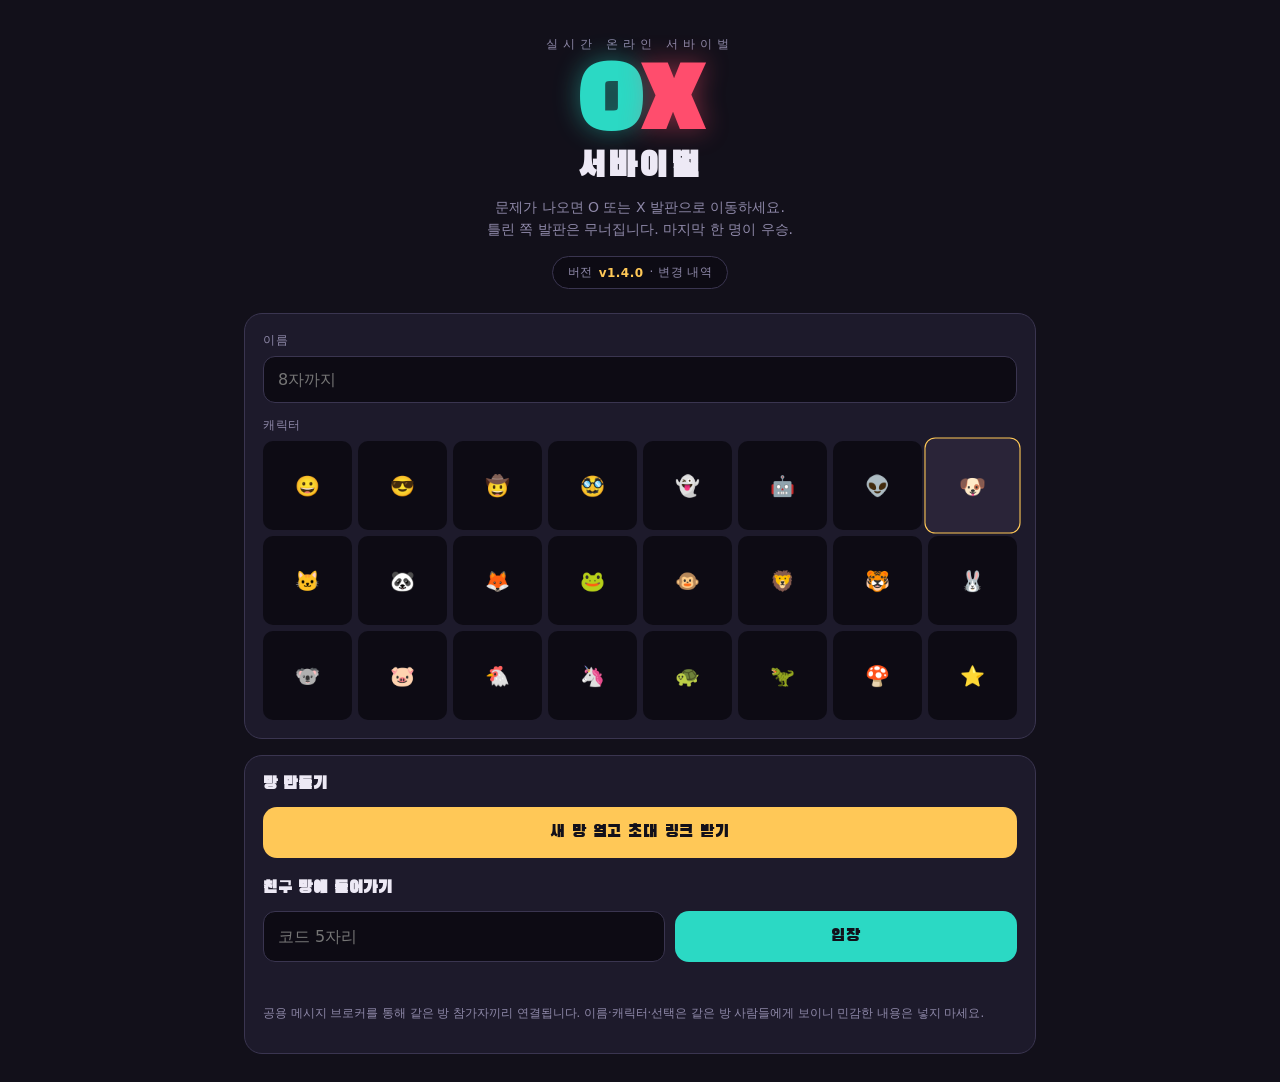
<file: games/ox-survival/index.html>
<!DOCTYPE html>
<html lang="ko">
<head>
<meta charset="utf-8">
<meta name="viewport" content="width=device-width,initial-scale=1,viewport-fit=cover,maximum-scale=1">
<title>OX 서바이벌</title>
<meta name="description" content="친구들과 실시간으로 즐기는 OX 발판 서바이벌. 코드 하나로 같은 방에서 시작하세요.">
<meta property="og:type" content="website">
<meta property="og:title" content="OX 서바이벌">
<meta property="og:description" content="틀린 쪽 발판은 무너집니다. 마지막 한 명이 우승.">
<meta property="og:image" content="https://og.claude.ai/placeholder.png">
<meta name="theme-color" content="#12101A">
<link rel="icon" href="data:image/svg+xml,<svg xmlns='http://www.w3.org/2000/svg' viewBox='0 0 64 64'><text y='50' font-size='48'>🕳️</text></svg>">
<link rel="preconnect" href="https://fonts.googleapis.com">
<link rel="preconnect" href="https://fonts.gstatic.com" crossorigin>
<link href="https://fonts.googleapis.com/css2?family=Black+Han+Sans&display=swap" rel="stylesheet">
<style>
  *{box-sizing:border-box;-webkit-tap-highlight-color:transparent}
  :root{
    --ink:#12101A; --slab:#1D1A2B; --line:#3A3550;
    --o:#2BD9C4; --x:#FF4D6D; --gold:#FFC857; --paper:#EDE9F5; --mute:#8E88A8;
    --disp:'Black Han Sans',system-ui,'Apple SD Gothic Neo','Malgun Gothic',sans-serif;
    --body:system-ui,-apple-system,'Apple SD Gothic Neo','Malgun Gothic','Noto Sans KR',sans-serif;
  }
  html,body{margin:0;padding:0;background:var(--ink);color:var(--paper);font-family:var(--body);
    overscroll-behavior:none;-webkit-text-size-adjust:100%}
  body{min-height:100dvh}
  #app{max-width:820px;margin:0 auto;padding:14px 14px calc(28px + env(safe-area-inset-bottom))}
  .hero{padding:22px 0 8px;text-align:center}
  .hero .kicker{font-size:12px;letter-spacing:.42em;color:var(--mute);margin-bottom:14px}
  .logo{font-family:var(--disp);font-size:clamp(44px,13vw,84px);line-height:.92;margin:0}
  .logo .o{color:var(--o);text-shadow:0 0 26px rgba(43,217,196,.45)}
  .logo .x{color:var(--x);text-shadow:0 0 26px rgba(255,77,109,.45)}
  .logo .sub{display:block;font-size:clamp(20px,5.3vw,34px);color:var(--paper);margin-top:8px;letter-spacing:.09em}
  .tag{color:var(--mute);font-size:14px;margin-top:12px;line-height:1.6}
  .card{background:var(--slab);border:1px solid var(--line);border-radius:18px;padding:18px;margin-top:16px}
  .card h3{font-family:var(--disp);font-size:17px;margin:0 0 12px;letter-spacing:.04em}
  label.lbl{display:block;font-size:12px;color:var(--mute);margin:0 0 7px;letter-spacing:.06em}
  input[type=text]{width:100%;background:#0D0B14;border:1px solid var(--line);color:var(--paper);
    border-radius:12px;padding:13px 14px;font-size:16px;font-family:var(--body);outline:none}
  input[type=text]:focus{border-color:var(--gold)}
  .emoji-grid{display:grid;grid-template-columns:repeat(8,1fr);gap:6px}
  .emoji-grid button{aspect-ratio:1;font-size:20px;background:#0D0B14;border:1px solid transparent;
    border-radius:10px;cursor:pointer;padding:0;transition:.15s}
  .emoji-grid button[aria-pressed=true]{border-color:var(--gold);background:#2A2438;transform:scale(1.08)}
  .row{display:flex;gap:10px}.row>*{flex:1}
  button.btn{font-family:var(--disp);font-size:17px;letter-spacing:.05em;border:none;border-radius:14px;
    padding:15px 16px;cursor:pointer;transition:transform .12s;color:#12101A}
  button.btn:active{transform:translateY(2px)}
  button.btn:disabled{opacity:.35;cursor:not-allowed}
  .btn-gold{background:var(--gold)}.btn-o{background:var(--o)}
  .btn-ghost{background:transparent;color:var(--paper);border:1px solid var(--line)}
  .note{font-size:11.5px;color:var(--mute);line-height:1.65;margin-top:14px}
  .verchip{display:inline-flex;align-items:center;gap:6px;background:#0D0B14;border:1px solid var(--line);
    color:var(--mute);border-radius:99px;padding:7px 15px;font-family:var(--body);font-size:12px;
    letter-spacing:.04em;cursor:pointer;transition:border-color .15s}
  .verchip:active{transform:translateY(1px)}
  .verchip b{color:var(--gold);font-weight:700}
  .verwrap{text-align:center;margin-top:16px}
  .err{color:var(--x);font-size:13px;margin-top:10px;min-height:18px}
  .conn{position:fixed;top:0;left:0;right:0;text-align:center;font-size:11.5px;padding:6px;
    background:#2A1520;color:var(--x);z-index:99;letter-spacing:.04em;display:none}
  .conn.show{display:block}
  .codebox{text-align:center;padding:22px 16px;background:repeating-linear-gradient(135deg,#1D1A2B 0 12px,#201C30 12px 24px);
    border:1px solid var(--line);border-radius:18px}
  .codebox .lbl2{font-size:11px;letter-spacing:.4em;color:var(--mute)}
  .code{font-family:var(--disp);font-size:clamp(40px,13vw,66px);letter-spacing:.16em;color:var(--gold);
    margin:6px 0 2px;text-shadow:0 0 30px rgba(255,200,87,.3)}
  .players{display:flex;flex-wrap:wrap;gap:8px}
  .pchip{display:flex;align-items:center;gap:7px;background:#0D0B14;border:1px solid var(--line);
    border-radius:999px;padding:7px 13px 7px 9px;font-size:13.5px}
  .pchip .av{font-size:18px}.pchip.host{border-color:var(--gold)}
  .pchip .crown{font-size:11px;color:var(--gold)}
  .opt{display:flex;gap:7px;flex-wrap:wrap;margin-bottom:12px}
  .opt button{background:#0D0B14;border:1px solid var(--line);color:var(--mute);border-radius:10px;
    padding:9px 13px;font-size:13px;cursor:pointer;font-family:var(--body)}
  .opt button[aria-pressed=true]{border-color:var(--o);color:var(--o);background:#132723}
  .opt.modes{display:flex;gap:8px;margin-bottom:6px}
  .opt.modes button{flex:1;font-family:var(--disp);font-size:14.5px;letter-spacing:.03em;padding:13px 6px}
  .opt.modes button[aria-pressed=true]{border-color:var(--gold);color:var(--gold);background:#2A2410}
  .modedesc{margin:0 0 14px;font-size:12px;color:var(--mute);line-height:1.6}
  .modedesc b{color:var(--paper)}
  .chatlog{height:190px;overflow-y:auto;overscroll-behavior:contain;background:#0D0B14;
    border:1px solid var(--line);border-radius:12px;padding:10px;display:flex;flex-direction:column;gap:7px}
  .cmsg{display:flex;gap:6px;align-items:baseline;font-size:13px;line-height:1.45;
    word-break:break-word;overflow-wrap:anywhere}
  .cmsg .cav{flex:0 0 auto;font-size:15px}
  .cmsg .cnm{flex:0 0 auto;color:var(--gold);font-weight:700;font-size:12px}
  .cmsg .ctx{min-width:0}
  .cempty{margin:auto;color:var(--mute);font-size:12.5px;text-align:center;line-height:1.6}
  .chatin{display:flex;gap:8px;margin-top:10px}
  .chatin input{flex:1;min-width:0}
  .chatin .btn{flex:0 0 auto;font-size:14px;padding:0 20px}
  .cmsg.mine .cnm{color:var(--o)}

  /* 플로팅 채팅 (게임 중) */
  .chatdock{display:none}
  .chatdock.on{display:block}
  .chatfab{position:fixed;right:14px;bottom:calc(14px + env(safe-area-inset-bottom));z-index:82;
    width:54px;height:54px;border-radius:50%;border:1px solid var(--line);background:var(--slab);
    color:var(--paper);font-size:23px;line-height:1;cursor:pointer;padding:0;
    box-shadow:0 8px 26px rgba(0,0,0,.55)}
  .chatfab:active{transform:translateY(2px)}
  .cbadge{position:absolute;top:-4px;right:-4px;min-width:21px;height:21px;padding:0 5px;
    border-radius:99px;background:var(--x);color:#fff;font-family:var(--body);font-size:11px;
    font-weight:700;line-height:21px;display:none}
  .cbadge.show{display:block}
  .chatpanel{position:fixed;left:0;right:0;bottom:0;margin:0 auto;max-width:440px;z-index:81;
    background:var(--slab);border:1px solid var(--line);border-bottom:none;border-radius:18px 18px 0 0;
    padding:12px 12px calc(12px + env(safe-area-inset-bottom));
    transform:translateY(112%);transition:transform .28s cubic-bezier(.3,1,.5,1);
    box-shadow:0 -14px 44px rgba(0,0,0,.62)}
  .chatpanel.open{transform:none}
  .chathead{display:flex;align-items:center;justify-content:space-between;margin-bottom:9px}
  .chathead span{font-family:var(--disp);font-size:15px;letter-spacing:.06em}
  .cx{background:transparent;border:1px solid var(--line);color:var(--mute);border-radius:9px;
    width:30px;height:30px;font-size:13px;cursor:pointer;padding:0}
  .chatpanel .chatlog{height:104px}
  body.chatopen #app{padding-bottom:300px}
  .chatpanel.open~.chatfab{opacity:0;pointer-events:none}
  .chatfab{transition:opacity .2s}

  /* 버전 정보 시트 */
  .sheet{position:fixed;inset:0;z-index:90;display:none;align-items:center;justify-content:center;
    padding:18px;background:rgba(8,6,14,.74)}
  .sheet.show{display:flex}
  .vcard{width:100%;max-width:460px;background:var(--slab);border:1px solid var(--line);
    border-radius:18px;padding:16px}
  .vhead{display:flex;align-items:center;justify-content:space-between;margin-bottom:10px}
  .vhead h2{font-family:var(--disp);font-size:17px;margin:0;letter-spacing:.05em}
  .verNow{margin:0 0 11px;font-size:12.5px;color:var(--mute);line-height:1.8}
  .verNow b{color:var(--gold);font-size:20px;font-family:var(--disp);letter-spacing:.03em}
  .verList{list-style:none;margin:0;padding:0;max-height:52vh;overflow-y:auto;overscroll-behavior:contain;
    display:flex;flex-direction:column;gap:8px}
  .verList>li{background:#0D0B14;border:1px solid var(--line);border-radius:12px;padding:11px 13px}
  .verList>li.cur{border-color:var(--gold);background:rgba(255,200,87,.07)}
  .vh{display:flex;align-items:center;gap:7px;margin-bottom:5px}
  .vh b{font-family:var(--disp);font-size:14px;letter-spacing:.03em}
  .vtag{font-family:var(--body);font-size:9px;font-weight:700;letter-spacing:.08em;color:#12101A;
    background:var(--gold);border-radius:5px;padding:2px 6px}
  .vitems p{margin:0;font-size:12px;line-height:1.75;color:var(--mute);
    padding-left:11px;text-indent:-11px;word-break:keep-all}
  .hud{display:flex;align-items:center;justify-content:space-between;gap:10px;margin-bottom:10px}
  .qno{font-family:var(--disp);font-size:14px;letter-spacing:.16em;color:var(--gold)}
  .alivecnt{font-size:12px;color:var(--mute)}
  .qcard{background:var(--slab);border:1px solid var(--line);border-radius:18px;padding:20px 18px;
    text-align:center;min-height:92px;display:flex;align-items:center;justify-content:center}
  .qtext{font-family:var(--disp);font-size:clamp(18px,4.6vw,26px);line-height:1.45}
  .tbar{height:7px;background:#0D0B14;border-radius:99px;overflow:hidden;margin-top:10px;border:1px solid var(--line)}
  .tfill{height:100%;background:var(--gold);width:100%;transition:width .12s linear}
  .tfill.warn{background:var(--x)}
  .stage{position:relative;margin-top:14px;height:clamp(250px,40vh,330px);perspective:900px;overflow:hidden;border-radius:18px}
  .stage.quake{animation:quake .55s cubic-bezier(.36,.07,.19,.97)}
  @keyframes quake{8%{transform:translate(-6px,4px)}17%{transform:translate(7px,-4px)}26%{transform:translate(-8px,-2px)}
    36%{transform:translate(6px,5px)}47%{transform:translate(-5px,-4px)}60%{transform:translate(4px,3px)}
    74%{transform:translate(-3px,2px)}87%{transform:translate(2px,-1px)}100%{transform:none}}
  .slabs{position:absolute;inset:0;display:flex;gap:10px}
  .slab{flex:1;border-radius:16px;position:relative;
    background:radial-gradient(ellipse at 50% 34%,#06050B 0%,#0A0812 55%,#12101A 100%);
    box-shadow:inset 0 0 46px rgba(0,0,0,.9)}
  .pane{position:absolute;inset:0;border-radius:16px;
    transition:transform .85s cubic-bezier(.5,-.06,.75,.34),opacity .85s ease-in,filter .4s;
    will-change:transform,opacity}
  .pane.a{clip-path:polygon(0 0,44% 0,52% 18%,45% 38%,55% 60%,47% 82%,53% 100%,0 100%)}
  .pane.b{clip-path:polygon(44% 0,100% 0,100% 100%,53% 100%,47% 82%,55% 60%,45% 38%,52% 18%)}
  .zlabel{position:absolute;top:50%;left:50%;transform:translate(-50%,-50%);font-family:var(--disp);
    font-size:clamp(80px,22vw,150px);opacity:.13;pointer-events:none;line-height:1}
  .slab.o .pane{background:linear-gradient(180deg,rgba(43,217,196,.16),rgba(43,217,196,.04));border:1.5px solid rgba(43,217,196,.5)}
  .slab.o .zlabel{color:var(--o)}
  .slab.x .pane{background:linear-gradient(180deg,rgba(255,77,109,.16),rgba(255,77,109,.04));border:1.5px solid rgba(255,77,109,.5)}
  .slab.x .zlabel{color:var(--x)}
  .slab.correct .pane{filter:brightness(1.5) saturate(1.3);animation:safepulse .9s ease-out}
  @keyframes safepulse{0%{filter:brightness(2.7) saturate(1.7)}100%{filter:brightness(1.5) saturate(1.3)}}
  .crack{position:absolute;inset:0;opacity:0;pointer-events:none;background:#FFF6DE;z-index:3;
    filter:drop-shadow(0 0 8px rgba(255,246,222,.95));
    clip-path:polygon(44% 0,52% 18%,45% 38%,55% 60%,47% 82%,53% 100%,54.9% 100%,48.9% 82%,56.9% 60%,46.9% 38%,53.9% 18%,45.9% 0)}
  .slab.cracking .crack{animation:crackflash .5s ease-out forwards}
  @keyframes crackflash{0%{opacity:0;transform:scaleY(.25)}45%{opacity:1;transform:scaleY(1)}100%{opacity:1}}
  .slab.cracking .pane{animation:rumble .55s linear}
  @keyframes rumble{0%,100%{transform:none}14%{transform:translate(-2px,1px)}28%{transform:translate(2px,-1px)}
    43%{transform:translate(-3px,-1px)}57%{transform:translate(3px,1px)}72%{transform:translate(-2px,2px)}86%{transform:translate(1px,-1px)}}
  .slab.broken .pane.a{transform:translate(-15%,126%) rotate(-27deg);opacity:0}
  .slab.broken .pane.b{transform:translate(15%,133%) rotate(23deg);opacity:0}
  .debris{position:absolute;pointer-events:none;border-radius:2px;z-index:4;
    animation:deb var(--dur,.95s) cubic-bezier(.25,.5,.6,1) forwards;will-change:transform,opacity}
  @keyframes deb{0%{transform:translate(0,0) rotate(0);opacity:1}
    100%{transform:translate(var(--dx),var(--dy)) rotate(var(--rot));opacity:0}}
  .chars{position:absolute;inset:0;pointer-events:none;z-index:5}
  .ch{position:absolute;width:64px;margin-left:-32px;text-align:center;
    transition:left .65s cubic-bezier(.34,1.3,.5,1),top .65s cubic-bezier(.34,1.3,.5,1)}
  .ch .body{transition:transform .6s}
  .ch .av{font-size:30px;line-height:1;filter:drop-shadow(0 3px 6px rgba(0,0,0,.6))}
  .ch .nm{font-size:10.5px;background:rgba(13,11,20,.75);border-radius:99px;padding:2px 6px;
    display:inline-block;margin-top:3px;max-width:64px;overflow:hidden;text-overflow:ellipsis;white-space:nowrap}
  .ch.me .nm{background:var(--gold);color:#12101A;font-weight:700}
  .ch.dying{z-index:7}
  .ch.dying .body{animation:fall 1.25s cubic-bezier(.4,.02,.85,.45) forwards}
  @keyframes fall{
    0%{transform:translateY(0) rotate(0) scale(1)}
    10%{transform:translateY(-18px) rotate(-12deg) scale(1.06)}
    21%{transform:translateY(-10px) rotate(11deg) scale(1.02)}
    32%{transform:translateY(-15px) rotate(-6deg) scale(1)}
    100%{transform:translateY(255px) rotate(210deg) scale(.5);opacity:0}}
  .ch .bub{position:absolute;bottom:100%;left:50%;transform:translateX(-50%);margin-bottom:8px;
    background:var(--paper);color:#12101A;font-size:11px;border-radius:10px;padding:5px 8px;width:136px;
    line-height:1.35;box-shadow:0 6px 18px rgba(0,0,0,.55);opacity:0;z-index:9}
  .ch .bub::after{content:'';position:absolute;top:100%;left:50%;margin-left:-5px;
    border:5px solid transparent;border-top-color:var(--paper)}
  .ch.showbub .bub{animation:bubpop .5s cubic-bezier(.2,1.6,.4,1) .22s forwards,
    bubfade .7s ease-in 3.7s forwards}
  @keyframes bubpop{0%{opacity:0;transform:translateX(-50%) translateY(10px) scale(.5)}
    100%{opacity:1;transform:translateX(-50%) translateY(0) scale(1)}}
  @keyframes bubfade{0%{opacity:1;transform:translateX(-50%) translateY(0) scale(1)}
    100%{opacity:0;transform:translateX(-50%) translateY(-12px) scale(.95)}}
  .controls{display:flex;gap:10px;margin-top:14px}
  .pick{flex:1;font-family:var(--disp);font-size:clamp(30px,9vw,46px);border:2px solid var(--line);
    border-radius:18px;padding:14px 0;background:#0D0B14;cursor:pointer;transition:.15s;color:var(--mute)}
  .pick.o[aria-pressed=true]{background:var(--o);color:#12101A;border-color:var(--o);box-shadow:0 0 30px rgba(43,217,196,.4)}
  .pick.x[aria-pressed=true]{background:var(--x);color:#12101A;border-color:var(--x);box-shadow:0 0 30px rgba(255,77,109,.4)}
  .pick:disabled{opacity:.3;cursor:not-allowed}
  .statusbar{margin-top:12px;text-align:center;font-size:13.5px;color:var(--mute);min-height:20px;line-height:1.6}
  .statusbar b{color:var(--gold)}
  .deaths{margin-top:12px;background:var(--slab);border:1px solid var(--line);border-radius:16px;padding:14px}
  .deaths h4{font-family:var(--disp);font-size:13px;letter-spacing:.14em;color:var(--x);margin:0 0 9px}
  .deaths ul{margin:0;padding:0;list-style:none;display:grid;gap:7px}
  .deaths li{font-size:13px;line-height:1.45;animation:dropin .5s cubic-bezier(.2,1.4,.4,1) both;
    animation-delay:calc(var(--i,0)*.13s + .35s)}
  .deaths li span{color:var(--mute)}
  @keyframes dropin{0%{opacity:0;transform:translateY(-16px) rotate(-2deg)}
    62%{opacity:1;transform:translateY(3px) rotate(.6deg)}100%{opacity:1;transform:none}}
  .grave{display:flex;flex-wrap:wrap;gap:6px;margin-top:10px}
  .grave .g{font-size:11px;color:var(--mute);background:#0D0B14;border:1px solid var(--line);
    border-radius:99px;padding:4px 9px;filter:grayscale(1);opacity:.75}
  .winner{position:relative;overflow:hidden;text-align:center;padding:30px 16px;background:
    radial-gradient(circle at 50% 0%,rgba(255,200,87,.18),transparent 65%),var(--slab);
    border:1px solid var(--gold);border-radius:20px}
  .winner .av{display:inline-block;font-size:70px;animation:pop .7s cubic-bezier(.2,1.6,.4,1)}
  .shine{position:absolute;inset:0;pointer-events:none;overflow:hidden}
  .shine::before{content:'';position:absolute;top:-60%;left:-45%;width:34%;height:220%;
    background:linear-gradient(90deg,transparent,rgba(255,255,255,.18),transparent);
    transform:rotate(18deg);animation:sweep 2.2s ease-in-out .45s 2}
  @keyframes sweep{0%{left:-45%}100%{left:118%}}
  .conf{position:absolute;top:-22px;width:9px;height:14px;border-radius:2px;pointer-events:none;
    animation:confdrop var(--dur,2.6s) linear var(--del,0s) forwards}
  @keyframes confdrop{0%{transform:translateY(0) rotate(0);opacity:1}
    85%{opacity:1}100%{transform:translateY(var(--dy,320px)) rotate(var(--rot,540deg));opacity:0}}
  .rollcall{margin-top:16px}
  .rollcall h4{font-family:var(--disp);font-size:13px;letter-spacing:.14em;color:var(--x);margin:0 0 2px;
    animation:dropin .5s cubic-bezier(.2,1.4,.4,1) both;animation-delay:.4s}
  .rc{display:flex;align-items:center;gap:11px;background:var(--slab);border:1px solid var(--line);
    border-radius:14px;padding:11px 13px;margin-top:8px;
    animation:rcin .55s cubic-bezier(.2,1.35,.4,1) both;animation-delay:calc(var(--i,0)*.15s + .55s)}
  @keyframes rcin{0%{opacity:0;transform:translateY(-32px) rotate(-3deg)}
    58%{opacity:1;transform:translateY(5px) rotate(1.2deg)}78%{transform:translateY(-2px) rotate(-.5deg)}
    100%{opacity:1;transform:none}}
  .rc .av{flex:0 0 auto;font-size:26px;line-height:1;filter:grayscale(.9);opacity:.85}
  .rc .txt{flex:1;min-width:0}
  .rc .who{font-size:14px;font-weight:700}
  .rc .why{font-size:12.5px;color:var(--mute);line-height:1.45;margin-top:2px}
  .rc .qn{flex:0 0 auto;font-family:var(--disp);font-size:11px;letter-spacing:.1em;color:var(--x);
    border:1px solid rgba(255,77,109,.35);border-radius:99px;padding:4px 8px;background:rgba(255,77,109,.08)}
  .rc.top{border-color:var(--gold);background:rgba(255,200,87,.07)}
  .rc .rnk{flex:0 0 22px;text-align:center;font-family:var(--disp);font-size:15px;color:var(--mute)}
  .rc.top .rnk{color:var(--gold)}
  .rc .av.win{filter:none;opacity:1}
  .rc .qn.sc{color:var(--gold);border-color:rgba(255,200,87,.35);background:rgba(255,200,87,.08)}
  .rc .mez{font-size:10px;background:var(--gold);color:#12101A;border-radius:99px;padding:1px 6px;font-weight:700}
  .rollcall h4.gold{color:var(--gold)}
  .winner .wsc{margin-top:9px;font-size:13px;color:var(--gold);letter-spacing:.08em}
  @keyframes pop{0%{transform:scale(0) rotate(-40deg)}100%{transform:scale(1) rotate(0)}}
  .winner .ttl{font-family:var(--disp);font-size:15px;letter-spacing:.34em;color:var(--gold);margin:12px 0 4px}
  .winner .nm{font-family:var(--disp);font-size:clamp(26px,8vw,42px)}
  @media(prefers-reduced-motion:reduce){*{animation:none!important;transition-duration:.01ms!important}}
</style>
</head>
<body>
<div class="conn" id="conn"></div>
<div id="app"></div>
<script>
(function(){
"use strict";

/* ================= 데이터 ================= */
var EMOJIS=['😀','😎','🤠','🥸','👻','🤖','👽','🐶','🐱','🐼','🦊','🐸','🐵','🦁','🐯','🐰','🐨','🐷','🐔','🦄','🐢','🦖','🍄','⭐'];

var QUESTIONS=[
 {q:'지구에서 가장 깊은 해구는 대서양에 있다.',a:'X'},
 {q:'소금물은 순수한 물보다 어는 점이 낮다.',a:'O'},
 {q:'다이아몬드와 흑연은 같은 원소로 이루어져 있다.',a:'O'},
 {q:'지구 대기에서 가장 많은 기체는 산소다.',a:'X'},
 {q:'달에는 대기가 거의 없어 바람이 불지 않는다.',a:'O'},
 {q:'토성의 고리는 주로 얼음과 암석 조각으로 이루어져 있다.',a:'O'},
 {q:'수성은 태양계에서 가장 뜨거운 행성이다.',a:'X'},
 {q:'빛은 물속에서 공기 중보다 느리게 나아간다.',a:'O'},
 {q:'소리는 물속보다 공기 중에서 더 빠르게 전달된다.',a:'X'},
 {q:'번개가 친 뒤 천둥이 늦게 들리는 것은 빛이 소리보다 빠르기 때문이다.',a:'O'},
 {q:'태양은 지구에서 가장 가까운 별이다.',a:'O'},
 {q:'자석의 힘은 종이를 사이에 두면 완전히 차단된다.',a:'X'},
 {q:'유리는 아주 느리게 흐르는 액체다.',a:'X'},
 {q:'금은 녹슬지 않는 금속이다.',a:'O'},
 {q:'물은 얼면 부피가 줄어든다.',a:'X'},
 {q:'황제펭귄은 알을 수컷이 품는다.',a:'O'},
 {q:'고래는 포유류가 아니라 물고기다.',a:'X'},
 {q:'개미에게는 뇌가 없다.',a:'X'},
 {q:'지렁이는 몸이 잘리면 언제나 두 마리가 된다.',a:'X'},
 {q:'코끼리는 점프를 할 수 없다.',a:'O'},
 {q:'기린은 하루에 20시간 넘게 잠을 잔다.',a:'X'},
 {q:'캥거루는 뒤로 걷지 못한다.',a:'O'},
 {q:'하마의 피부에서 나오는 분비물은 붉은빛을 띤다.',a:'O'},
 {q:'벌새는 앞으로만 날 수 있고 뒤로는 날지 못한다.',a:'X'},
 {q:'올빼미는 눈동자를 굴려 옆을 볼 수 있다.',a:'X'},
 {q:'모든 박쥐는 피를 빨아 먹고 산다.',a:'X'},
 {q:'북극곰의 피부는 검은색이다.',a:'O'},
 {q:'판다는 대나무를 주로 먹지만 분류상 식육목에 속한다.',a:'O'},
 {q:'개는 색을 전혀 구분하지 못한다.',a:'X'},
 {q:'닭은 어떤 경우에도 전혀 날지 못한다.',a:'X'},
 {q:'꿀벌은 꽃가루만 모아서 꿀을 만든다.',a:'X'},
 {q:'문어는 다리가 여덟 개다.',a:'O'},
 {q:'악어는 혀를 내밀어 먹이를 잡는다.',a:'X'},
 {q:'거북은 등딱지에서 몸을 빼내 밖으로 나올 수 있다.',a:'X'},
 {q:'낙타는 물 없이도 여러 날을 버틸 수 있다.',a:'O'},
 {q:'사람의 몸에서 가장 큰 기관은 피부다.',a:'O'},
 {q:'성인의 몸은 약 30퍼센트가 물로 이루어져 있다.',a:'X'},
 {q:'심장은 가슴 왼쪽 끝에 완전히 치우쳐 있다.',a:'X'},
 {q:'피는 산소가 없을 때 파란색이 된다.',a:'X'},
 {q:'사람의 지문은 태어나기 전에 만들어져 평생 변하지 않는다.',a:'O'},
 {q:'재채기를 하면서 눈을 뜨고 있기는 어렵다.',a:'O'},
 {q:'발톱은 손톱보다 빨리 자란다.',a:'X'},
 {q:'어른의 몸에는 뼈가 약 206개 있다.',a:'O'},
 {q:'사람은 귀만으로 균형을 잡는다.',a:'X'},
 {q:'위는 스스로 만든 산에 녹지 않도록 점액으로 보호된다.',a:'O'},
 {q:'침에는 소화를 돕는 성분이 전혀 없다.',a:'X'},
 {q:'머리카락은 이미 자란 부분에도 신경이 통해 있다.',a:'X'},
 {q:'폐는 왼쪽과 오른쪽의 크기가 다르다.',a:'O'},
 {q:'임진왜란은 조선 시대에 일어났다.',a:'O'},
 {q:'한글날은 매년 10월 3일이다.',a:'X'},
 {q:'제주도는 화산 활동으로 만들어진 섬이다.',a:'O'},
 {q:'독도는 동해에 있다.',a:'O'},
 {q:'한반도에서 가장 긴 강은 한강이다.',a:'X'},
 {q:'백두산은 한반도에서 가장 높은 산이다.',a:'O'},
 {q:'조선왕조실록은 유네스코 세계기록유산이다.',a:'O'},
 {q:'고구려·백제·신라를 삼국이라 부른다.',a:'O'},
 {q:'김치는 발효 과정을 거치지 않는 음식이다.',a:'X'},
 {q:'태권도는 대한민국에서 시작된 무술이다.',a:'O'},
 {q:'경복궁은 서울에 있다.',a:'O'},
 {q:'한국에서 화재를 신고하는 번호는 112다.',a:'X'},
 {q:'설날과 추석은 모두 음력을 기준으로 한다.',a:'O'},
 {q:'한국은 사계절이 뚜렷한 기후에 속한다.',a:'O'},
 {q:'이집트 피라미드를 지은 사람들이 임금을 받았다는 증거가 발견됐다.',a:'O'},
 {q:'콜럼버스는 자신이 도착한 곳을 인도라고 믿었다.',a:'O'},
 {q:'마젤란은 세계 일주 항해를 직접 끝까지 마쳤다.',a:'X'},
 {q:'아인슈타인은 노벨 물리학상을 받았다.',a:'O'},
 {q:'라이트 형제는 최초로 동력 비행에 성공했다.',a:'O'},
 {q:'제2차 세계대전은 1939년에 끝났다.',a:'X'},
 {q:'프랑스 혁명은 18세기에 일어났다.',a:'O'},
 {q:'최초의 근대 올림픽은 프랑스에서 열렸다.',a:'X'},
 {q:'만유인력의 법칙을 정리한 과학자는 뉴턴이다.',a:'O'},
 {q:'로마 제국은 단 하루 만에 멸망했다.',a:'X'},
 {q:'지구는 육지보다 바다가 더 넓다.',a:'O'},
 {q:'세계에서 영토가 가장 넓은 나라는 캐나다다.',a:'X'},
 {q:'에베레스트산은 히말라야산맥에 있다.',a:'O'},
 {q:'호주는 나라이면서 대륙이기도 하다.',a:'O'},
 {q:'남극은 북극보다 춥다.',a:'O'},
 {q:'사해는 염분이 높아 몸이 쉽게 뜬다.',a:'O'},
 {q:'아이슬란드는 그린란드보다 얼음으로 덮인 땅이 적다.',a:'O'},
 {q:'유럽과 아시아를 나누는 산맥은 알프스산맥이다.',a:'X'},
 {q:'적도 부근은 일 년 내내 낮과 밤의 길이가 거의 같다.',a:'O'},
 {q:'아마존강은 나일강보다 유역 면적이 넓다.',a:'O'},
 {q:'꿀은 아주 오래 두어도 잘 상하지 않는다.',a:'O'},
 {q:'고추의 매운맛을 내는 성분은 카페인이다.',a:'X'},
 {q:'커피 원두는 콩과 식물의 씨앗이다.',a:'X'},
 {q:'두부는 콩으로 만든다.',a:'O'},
 {q:'참기름은 들깨로 만든다.',a:'X'},
 {q:'감자는 뿌리가 아니라 줄기가 변한 것이다.',a:'O'},
 {q:'우유는 냉장 보관하면 상하지 않고 영원히 둘 수 있다.',a:'X'},
 {q:'초콜릿의 원료는 카카오다.',a:'O'},
 {q:'식용유에 불이 붙었을 때 물을 부으면 불길이 커진다.',a:'O'},
 {q:'탄산음료의 거품은 산소 때문이다.',a:'X'},
 {q:'축구는 한 팀이 11명으로 경기한다.',a:'O'},
 {q:'농구에서 자유투는 한 번에 2점이다.',a:'X'},
 {q:'마라톤의 정식 거리는 약 32.195킬로미터다.',a:'X'},
 {q:'야구에서 만루 홈런은 4점이다.',a:'O'},
 {q:'컴퓨터에서 1바이트는 16비트다.',a:'X'},
 {q:'인터넷과 웹은 완전히 같은 말이다.',a:'X'},
 {q:'비행기 모드를 켜면 전화와 데이터 통신이 차단된다.',a:'O'},
 {q:'스마트폰 배터리는 완전히 방전한 뒤 충전해야 오래 쓴다.',a:'X'}
];

var DEATHS=[
 '정답 쪽으로 뛰다가 발판이 먼저 꺼졌다 🕳️','자신만만하게 세리머니하다 미끄러졌다 💃',
 '지나가던 비둘기 떼에 휩쓸려 날아갔다 🕊️','갑자기 배가 고파져서 편의점으로 갔다 🍙',
 '옆 사람이 정답이라 우겨서 따라갔다 🤝','휴대폰 배터리 1% 알림에 정신이 나갔다 🔋',
 '택배 도착 문자를 받고 뛰쳐나갔다 📦','바나나 껍질을 밟았다 🍌',
 '무릎에 고양이가 앉아서 움직이지 못했다 🐈','화장실이 너무 급했다 🚽',
 'UFO가 픽업해 갔다 🛸','엄마 전화 받고 심부름 나갔다 📞',
 '탈락 구역 쪽에서 치킨 냄새가 났다 🍗','머리는 정답을 알았는데 손이 반대로 움직였다 🤖',
 '돌풍에 날아가 밤하늘의 별이 되었다 🌪️','밟은 유리가 강화유리가 아니었다 🪟',
 '카페인이 떨어져 그대로 멈췄다 ☕','갑자기 회사에서 호출이 왔다 🏢',
 '알림이 문제보다 재밌어 보였다 📱','슬라이딩을 너무 세게 해서 반대편까지 갔다 🛝',
 '너무 오래 고민하다 화석이 되었다 🪨','심판이 뒷덜미를 잡고 끌어냈다 🧹',
 '자기 이름을 까먹어서 실격됐다 🫠','낮잠이 쏟아져 그 자리에서 잠들었다 😴'
];
var TIMEOUT_DEATHS=['고민만 하다 시간이 다 갔다 ⏳','그대로 얼음이 됐다 🧊','멍하니 천장만 보고 있었다 🫥','결정을 미루다 발판이 사라졌다 🕳️'];

/* ================= 통신 계층 ================= */
var BROKERS=['wss://broker.emqx.io:8084/mqtt','wss://broker.hivemq.com:8884/mqtt','wss://test.mosquitto.org:8081/mqtt'];
var MQTT_CDN=['https://unpkg.com/mqtt@5.14.1/dist/mqtt.min.js','https://cdn.jsdelivr.net/npm/mqtt@5.14.1/dist/mqtt.min.js'];
var CONNECT_MS=8000;   // 한 브로커에 붙어보는 시간
var STALL_MS=12000;    // 붙어 있다가 끊긴 뒤 이만큼 안 돌아오면 다음 브로커로 승격
var MAX_ROUNDS=3;      // 브로커 목록을 이만큼 돌고도 실패하면 포기

function loadMqtt(){
  return new Promise(function(res,rej){
    if(window.mqtt)return res();
    var i=0;
    (function next(){
      if(i>=MQTT_CDN.length)return rej(new Error('mqtt-load'));
      var s=document.createElement('script');
      s.src=MQTT_CDN[i++];s.onload=function(){res()};s.onerror=next;
      document.head.appendChild(s);
    })();
  });
}
/* 공용 브로커는 IP당 연결 제한·주기적 강제 절단이 흔하다. mqtt.js의 reconnectPeriod는
   "같은 브로커"만 무한 재시도하므로, 한 번 거부당하면 영영 못 붙는다.
   그래서 절단 후 STALL_MS 안에 복귀하지 못하면 현재 클라이언트를 버리고 다음 브로커로
   승격한다. connect 핸들러가 구독을 전부 복원하므로 최초 연결과 같은 경로를 재사용한다. */
function makeMqttNet(){
  var cl=null,subs={},bi=0,rounds=0,stallT=null,notify=null,dead=false;
  var pendRes=null,pendRej=null;

  function setState(x){ if(notify)notify(x) }
  function clearStall(){ if(stallT){clearTimeout(stallT);stallT=null} }
  function armStall(){ if(stallT||dead)return;            // 재무장 금지 — reconnect가 2.5초마다 떠서 기한이 밀린다
    stallT=setTimeout(function(){stallT=null;promote()},STALL_MS); }
  function promote(){                                     // 지금 브로커를 포기하고 다음으로
    if(dead)return;
    clearStall();
    // 탭이 숨겨져 있으면 브라우저가 타이머를 조여 keepalive가 밀린다.
    // 그 상태의 "끊김"은 브로커 탓이 아니므로 갈아타지 말고 다시 지켜본다.
    if(document.hidden){ armStall(); return }
    var old=cl; cl=null;
    try{ old&&old.end(true) }catch(e){}
    open();
  }
  function giveUp(){
    setState('dead');
    if(pendRej){var r=pendRej;pendRes=pendRej=null;r(new Error('broker'))}
  }
  function open(){
    if(dead)return;
    if(bi>=BROKERS.length){ bi=0; rounds++; }              // 목록을 순환시킨다
    if(rounds>=MAX_ROUNDS)return giveUp();
    var url=BROKERS[bi++];
    var c=window.mqtt.connect(url,{clientId:'ox_'+Math.random().toString(16).slice(2,10),
      clean:true,reconnectPeriod:2500,connectTimeout:7000,keepalive:30});
    var settled=false;
    var to=setTimeout(function(){
      if(settled)return;
      settled=true;try{c.end(true)}catch(e){};open();
    },CONNECT_MS);
    c.on('connect',function(){
      settled=true;clearTimeout(to);clearStall();
      cl=c;rounds=0;                                      // 붙었으면 바퀴 수를 리셋
      Object.keys(subs).forEach(function(t){c.subscribe(t,{qos:0})});
      setState('on');
      if(pendRes){var r=pendRes;pendRes=pendRej=null;r(url)}
    });
    c.on('error',function(){
      if(settled)return;
      settled=true;clearTimeout(to);try{c.end(true)}catch(e){};open();
    });
    c.on('close',  function(){ if(cl===c){setState('off');armStall()} });
    c.on('offline',function(){ if(cl===c){setState('off');armStall()} });
    c.on('reconnect',function(){ if(cl===c){setState('re');armStall()} });
    c.on('message',function(t,p){
      if(cl!==c)return;                                   // 버린 클라이언트의 잔여 메시지 무시
      var fn=subs[t];if(!fn)return;
      var v=p.toString();
      try{ fn(v?JSON.parse(v):null) }catch(e){}
    });
  }

  return {
    connect:function(onState){
      notify=onState;
      if(cl)return Promise.resolve('');
      return loadMqtt().then(function(){
        return new Promise(function(res,rej){
          pendRes=res;pendRej=rej;
          bi=0;rounds=0;dead=false;
          open();
        });
      });
    },
    rescan:function(){ if(!dead&&cl)promote() },   // 방장을 놓친 참가자가 다음 브로커를 훑을 때
    sub:function(t,fn){subs[t]=fn;if(cl)cl.subscribe(t,{qos:0})},
    unsub:function(t){delete subs[t];if(cl)cl.unsubscribe(t)},
    pub:function(t,obj,retain){if(cl)cl.publish(t,obj===null?'':JSON.stringify(obj),{qos:0,retain:!!retain})},
    end:function(){dead=true;clearStall();try{cl&&cl.end(true)}catch(e){};cl=null}
  };
}
var NET=window.__OXNET__||makeMqttNet();

/* ================= 상태 ================= */
var app=document.getElementById('app'),connBar=document.getElementById('conn');
var S={screen:'home',name:'',emojiIdx:Math.floor(Math.random()*EMOJIS.length),code:'',pid:rid(8),
  isHost:false,myChoice:null,offset:0,seenRound:null,err:'',net:'idle',lastState:0,fxRd:null,overKey:null,
  chat:[],unread:0,chatOpen:false,lastSent:0,chatSeen:{},lastPubSeen:0,lastScan:0};
var REDUCED=!!(window.matchMedia&&window.matchMedia('(prefers-reduced-motion: reduce)').matches);
var V=null,G=null,hostTimer=null,uiTimer=null,hbTimer=null;

function rid(n){var c='ABCDEFGHJKLMNPQRSTUVWXYZ23456789',s='';for(var i=0;i<n;i++)s+=c[Math.floor(Math.random()*c.length)];return s}
function esc(s){return String(s).replace(/[&<>"']/g,function(m){return {'&':'&amp;','<':'&lt;','>':'&gt;','"':'&quot;',"'":'&#39;'}[m]})}
function clean(s){var t=String(s||'').replace(/[^0-9A-Za-z가-힣ㄱ-ㅎㅏ-ㅣ ]/g,'').trim().slice(0,8);return t||'익명'}
function shuffle(a){a=a.slice();for(var i=a.length-1;i>0;i--){var j=Math.floor(Math.random()*(i+1));var t=a[i];a[i]=a[j];a[j]=t}return a}
function pickOne(a){return a[Math.floor(Math.random()*a.length)]}
function T(){return 'oxdm5/'+S.code}
function tState(){return T()+'/state'}
function tEv(){return T()+'/ev'}
function tChat(){return T()+'/chat'}
function inviteLink(){return location.origin+location.pathname+'#'+S.code}

/* ================= 홈 ================= */
function renderHome(){
  var pre=(location.hash||'').replace('#','').toUpperCase().slice(0,5);
  app.innerHTML=
  '<div class="hero"><div class="kicker">실시간 온라인 서바이벌</div>'+
  '<h1 class="logo"><span class="o">O</span><span class="x">X</span><span class="sub">서바이벌</span></h1>'+
  '<p class="tag">문제가 나오면 O 또는 X 발판으로 이동하세요.<br>틀린 쪽 발판은 무너집니다. 마지막 한 명이 우승.</p>'+
  '<div class="verwrap"><button class="verchip">버전 <b>v'+VERSION+'</b> · 변경 내역</button></div></div>'+
  '<div class="card"><label class="lbl" for="nm">이름</label>'+
  '<input type="text" id="nm" maxlength="8" placeholder="8자까지" value="'+esc(S.name)+'">'+
  '<label class="lbl" style="margin-top:14px">캐릭터</label><div class="emoji-grid" id="eg">'+
  EMOJIS.map(function(e,i){return '<button data-i="'+i+'" aria-pressed="'+(i===S.emojiIdx)+'">'+e+'</button>'}).join('')+
  '</div></div>'+
  (pre?
   '<div class="card"><h3>초대받은 방 '+esc(pre)+'</h3>'+
   '<button class="btn btn-gold" id="jn2" style="width:100%">바로 입장</button></div>':'')+
  '<div class="card"><h3>방 만들기</h3>'+
  '<button class="btn btn-gold" id="mk" style="width:100%">새 방 열고 초대 링크 받기</button>'+
  '<h3 style="margin-top:20px">친구 방에 들어가기</h3>'+
  '<div class="row"><input type="text" id="cd" maxlength="5" placeholder="코드 5자리" '+
  'style="text-transform:uppercase;flex:1.2" value="'+esc(pre)+'">'+
  '<button class="btn btn-o" id="jn" style="flex:1">입장</button></div>'+
  '<div class="err" id="er">'+esc(S.err)+'</div>'+
  '<p class="note">공용 메시지 브로커를 통해 같은 방 참가자끼리 연결됩니다. 이름·캐릭터·선택은 같은 방 사람들에게 보이니 민감한 내용은 넣지 마세요.</p></div>';

  document.getElementById('eg').onclick=function(e){
    var b=e.target.closest('button');if(!b)return;S.emojiIdx=+b.dataset.i;
    Array.prototype.forEach.call(e.currentTarget.children,function(c){c.setAttribute('aria-pressed',c===b)});
  };
  document.getElementById('nm').oninput=function(e){S.name=e.target.value};
  document.getElementById('mk').onclick=createRoom;
  document.getElementById('jn').onclick=joinRoom;
  if(document.getElementById('jn2'))document.getElementById('jn2').onclick=joinRoom;
  document.getElementById('cd').onkeydown=function(e){if(e.key==='Enter')joinRoom()};
}
function fail(m){S.err=m;var e=document.getElementById('er');if(e)e.textContent=m}
function setNet(s){
  var was=S.net;
  S.net=s;
  if(s==='on'){
    connBar.classList.remove('show');
    S.lastScan=Date.now();   // 방금 붙었다. 상태가 도착할 때까지 재탐색을 미룬다
    // 방장 회선이 돌아왔다. 끊겨 있던 동안 하트비트를 못 받았을 뿐이니
    // 곧바로 쫓아내지 말고 참가자 전원에게 유예를 다시 준다.
    if(was&&was!=='on'&&was!=='idle'&&S.isHost&&G){
      var t=Date.now(),pid;
      for(pid in G.players)G.players[pid].seen=t;
      G.dirty=true;
    }
  }else if(s==='dead'){
    connBar.textContent='연결이 불안정합니다. 새로고침해 주세요';
    connBar.classList.add('show');
  }else{
    connBar.textContent=s==='re'?'연결이 끊겨 재접속 중…':'네트워크 연결 대기 중…';
    connBar.classList.add('show');
  }
}

function ensureNet(){
  if(S.net==='on')return Promise.resolve();
  return NET.connect(setNet).then(function(){setNet('on')});
}

async function createRoom(){
  S.name=clean(document.getElementById('nm').value);
  fail('연결 중…');
  try{ await ensureNet() }catch(e){ fail('서버에 연결하지 못했습니다. 잠시 후 다시 시도하거나 다른 네트워크에서 열어보세요.'); return }
  S.code=rid(5); S.isHost=true;
  G={gameNo:0,phase:'lobby',round:null,qIndex:0,questions:[],endsAt:0,players:{},
     question:null,answer:null,deaths:[],mercy:false,winner:null,qCount:10,timeLimit:12,
     mode:'survival',lastPub:0};
  NET.sub(tEv(),onEvent);
  NET.sub(tChat(),onChat);
  addPlayer(S.pid,S.name,S.emojiIdx);
  startHost(); startHeartbeat();
  S.screen='lobby'; publish(true); render();
}
async function joinRoom(){
  S.name=clean(document.getElementById('nm').value);
  var f=document.getElementById('cd');
  var c=(f.value||'').trim().toUpperCase();
  if(c.length!==5){fail('코드 5자리를 입력하세요.');return}
  fail('연결 중…');
  try{ await ensureNet() }catch(e){ fail('서버에 연결하지 못했습니다. 잠시 후 다시 시도해 주세요.'); return }
  S.code=c; S.isHost=false; S.lastState=0; S.lastPubSeen=0; S.lastScan=0;
  NET.sub(tState(),onState);
  NET.sub(tChat(),onChat);
  NET.pub(tEv(),{t:'join',pid:S.pid,name:S.name,em:S.emojiIdx});
  fail('방 찾는 중…');
  var waited=0;
  var iv=setInterval(function(){
    waited+=250;
    if(S.lastState){clearInterval(iv);return}
    if(waited>5000){clearInterval(iv);NET.unsub(tState());S.code='';fail('그 코드의 방을 찾지 못했어요. 코드를 다시 확인해 주세요.')}
  },250);
  startHeartbeat();
}
function leaveRoom(){
  if(S.code){
    NET.pub(tEv(),{t:'leave',pid:S.pid});
    if(S.isHost)NET.pub(tState(),null,true);
    NET.unsub(tState());NET.unsub(tEv());NET.unsub(tChat());
  }
  clearInterval(hostTimer);clearInterval(hbTimer);clearInterval(uiTimer);
  hostTimer=hbTimer=uiTimer=null;
  V=null;G=null;S.code='';S.isHost=false;S.myChoice=null;S.screen='home';S.err='';S.seenRound=null;
  S.fxRd=null;S.overKey=null;chEls={};
  S.chat=[];S.unread=0;S.chatSeen={};S.lastPubSeen=0;S.lastScan=0;closeChat();
  if(location.hash)history.replaceState(null,'',location.pathname);
  render();
}
function startHeartbeat(){
  clearInterval(hbTimer);
  hbTimer=setInterval(function(){
    if(!S.code)return;
    NET.pub(tEv(),{t:'hb',pid:S.pid,name:S.name,em:S.emojiIdx});
    hostWatch();
  },3500);
}
// 방장의 상태가 한동안 끊기면 방장이 다른 브로커로 옮겨갔을 수 있다.
// 가만히 있으면 갈라진 채 방이 죽으므로 주기적으로 다음 브로커를 훑는다.
// (게임 화면에서만 도는 tickUI가 아니라 하트비트에 둬야 대기실·결과 화면에서도 동작한다)
function hostWatch(){
  if(S.isHost||!S.lastState)return;
  if(S.net!=='on')return;                 // 이미 재접속 중이면 굳이 더 흔들지 않는다
  if(Date.now()-S.lastState<=13000)return;
  connBar.textContent='방장과 연결이 끊겼습니다 — 다른 경로를 찾는 중…';
  connBar.classList.add('show');
  if(Date.now()-(S.lastScan||0)>9000){ S.lastScan=Date.now(); NET.rescan() }
}

/* ================= 클라이언트 수신 ================= */
function onState(v){
  if(!v){ if(S.screen!=='home'){alert('방장이 방을 닫았습니다.');leaveRoom()} return }
  // 브로커에 retain된 옛 상태가 되살아난 것일 수 있다. 메시지가 왔다는 사실이 아니라
  // 방장의 발행 시각이 "앞으로 나아갔는지"로 살아있음을 판정한다.
  var fresh=!(v.pub&&S.lastPubSeen&&v.pub<=S.lastPubSeen);
  if(v.pub)S.lastPubSeen=Math.max(S.lastPubSeen||0,v.pub);
  if(fresh){ S.lastState=Date.now(); if(S.net==='on')connBar.classList.remove('show') }
  S.offset=v.pub-Date.now(); V=v; fail(''); applyView();
}

/* ================= 방장 로직 ================= */
function addPlayer(pid,name,em){
  if(G.players[pid]){G.players[pid].seen=Date.now();return}
  G.players[pid]={pid:pid,name:clean(name),emoji:EMOJIS[(+em||0)%EMOJIS.length],
    alive:G.phase==='lobby',choice:null,
    death:G.phase==='lobby'?null:'늦게 도착해서 관전 중 👀',
    deadRound:G.phase==='lobby'?null:'-',zone:null,score:0,fell:false,seen:Date.now()};
  G.dirty=true;
}
function onEvent(m){
  if(!S.isHost||!G||!m)return;
  if(m.t==='join'||m.t==='hb'){
    if(G.players[m.pid]){G.players[m.pid].seen=Date.now();
      if(m.name&&G.players[m.pid].name!==clean(m.name)){G.players[m.pid].name=clean(m.name);G.dirty=true}}
    else addPlayer(m.pid,m.name,m.em);
    if(m.t==='join')G.dirty=true;
  }else if(m.t==='leave'){
    if(G.players[m.pid]){delete G.players[m.pid];G.dirty=true}
  }else if(m.t==='pick'){
    var p=G.players[m.pid];
    if(p&&p.alive&&G.phase==='question'&&m.rd===G.round&&(m.c==='O'||m.c==='X')){
      p.choice=m.c;p.zone=m.c;p.seen=Date.now();G.dirty=true;
    }
  }
}
function startHost(){
  clearInterval(hostTimer);
  hostTimer=setInterval(hostTick,220);
}
function hostTick(){
  if(!G)return;
  var t=Date.now();
  // 방장 회선이 끊긴 동안에는 참가자를 제거하지 않는다.
  // 안 그러면 방장 쪽 네트워크 문제 하나로 참가자가 전원 쫓겨나 방이 해체된다.
  if(S.net==='on'){
    for(var pid in G.players){
      if(pid!==S.pid&&t-G.players[pid].seen>11000){delete G.players[pid];G.dirty=true}
    }
  }
  if(G.phase==='ready'){ if(t>=G.endsAt){startQuestion();G.dirty=true} }
  else if(G.phase==='question'){
    if(t>=G.endsAt){resolveRound();G.dirty=true}      // 제한시간 바가 다 닳아야 판정한다
  }
  else if(G.phase==='reveal'){ if(t>=G.endsAt){afterReveal();G.dirty=true} }
  if(G.dirty||t-G.lastPub>1200)publish();
}
function startGame(){
  G.gameNo++; G.questions=shuffle(QUESTIONS).slice(0,G.qCount); G.qIndex=0;
  G.deaths=[]; G.winner=null; G.mercy=false;
  for(var pid in G.players){var p=G.players[pid];
    p.alive=true;p.choice=null;p.death=null;p.deadRound=null;p.zone=null;p.score=0;p.fell=false}
  G.phase='ready'; G.endsAt=Date.now()+3400; G.dirty=true; publish(true);
}
function startQuestion(){
  var q=G.questions[G.qIndex];
  G.round=G.gameNo+'_'+(G.qIndex+1); G.question=q.q; G.answer=q.a;
  G.deaths=[]; G.mercy=false;
  for(var pid in G.players){var p=G.players[pid];p.fell=false;if(p.alive){p.choice=null;p.zone=null}}
  G.phase='question'; G.endsAt=Date.now()+G.timeLimit*1000; S.myChoice=null;
}
function resolveRound(){
  var inplay=[],pid;for(pid in G.players)if(G.players[pid].alive)inplay.push(G.players[pid]);
  var wrong=inplay.filter(function(p){return p.choice!==G.answer});
  G.deaths=[];G.mercy=false;
  inplay.forEach(function(p){if(p.choice===G.answer)p.score=(p.score||0)+1});
  if(G.mode==='survival'&&wrong.length===inplay.length&&inplay.length>1){
    G.mercy=true;                                  // 서바이벌에서 전원 오답이면 무효
  }else{
    var pool=shuffle(DEATHS);
    wrong.forEach(function(p,i){
      if(G.mode==='survival')p.alive=false;        // 점수전은 탈락 없이 다음 라운드에 복귀
      p.fell=true;
      p.death=p.choice?pool[i%pool.length]:pickOne(TIMEOUT_DEATHS);
      p.deadRound=G.round;p.zone=p.choice||null;
      G.deaths.push({name:p.name,emoji:p.emoji,death:p.death});
    });
  }
  G.phase='reveal'; G.endsAt=Date.now()+5200;
}
function afterReveal(){
  var alive=[],pid;for(pid in G.players)if(G.players[pid].alive)alive.push(G.players[pid]);
  G.qIndex++;
  var last=G.qIndex>=G.questions.length;
  if(G.mode==='score'){                            // 점수전: 라운드를 다 채워야 끝난다
    if(!last){G.phase='ready';G.endsAt=Date.now()+2600;return}
    var best=-1;
    alive.forEach(function(p){if((p.score||0)>best)best=p.score||0});
    G.winner=alive.filter(function(p){return (p.score||0)===best})
                  .map(function(p){return {name:p.name,emoji:p.emoji,score:p.score||0}});
    G.phase='over';return;
  }
  if(alive.length<=1||last){                       // 서바이벌: 한 명 남거나 문제 소진
    G.winner=alive.map(function(p){return {name:p.name,emoji:p.emoji,score:p.score||0}});
    G.phase='over';
  }else{ G.phase='ready'; G.endsAt=Date.now()+2600 }
}
function publish(force){
  if(!G)return;
  G.dirty=false; G.lastPub=Date.now();
  var list=[];for(var pid in G.players){var p=G.players[pid];
    list.push({pid:p.pid,name:p.name,emoji:p.emoji,alive:p.alive,choice:p.choice,death:p.death,
               dr:p.deadRound,zone:p.zone,sc:p.score||0,fl:!!p.fell})}
  var v={ph:G.phase,rd:G.round,qi:G.qIndex,total:G.questions.length,q:G.question,
    ans:(G.phase==='reveal'||G.phase==='over')?G.answer:null,endsAt:G.endsAt,pub:Date.now(),
    host:S.pid,mercy:G.mercy,deaths:G.deaths,winner:G.winner,tl:G.timeLimit,qc:G.qCount,
    mode:G.mode,players:list};
  V=v;S.offset=0;S.lastState=Date.now();
  NET.pub(tState(),v,true);
  applyView();
}

/* ================= 채팅 (전용 토픽 · 대기실/게임 중 공용) ================= */
function onChat(m){
  if(!m||typeof m.x!=='string'||!m.pid)return;
  var now=Date.now(),last=S.chatSeen[m.pid]||0;
  if(now-last<250)return;                              // 수신 측 최소 간격
  S.chatSeen[m.pid]=now;
  pushChat({id:String(m.id||'').slice(0,8),pid:String(m.pid).slice(0,8),
            n:clean(m.n),e:String(m.e||'💬').slice(0,4),
            x:String(m.x).replace(/\s+/g,' ').trim().slice(0,80)});
}
function pushChat(m){
  if(!m.x)return;
  for(var i=0;i<S.chat.length;i++)if(S.chat[i].id===m.id)return;   // 내 메시지 에코 중복 제거
  S.chat.push(m);
  if(S.chat.length>30)S.chat.shift();
  if(m.pid!==S.pid&&!chatVisible())S.unread++;
  paintChat();
}
function chatVisible(){return S.screen==='lobby'||S.chatOpen}
function sendChat(inp){
  if(!inp||!S.code)return;
  var t=inp.value.replace(/\s+/g,' ').trim().slice(0,80);
  if(!t)return;
  var now=Date.now();
  if(now-S.lastSent<600)return;                        // 도배 방지
  S.lastSent=now; inp.value='';
  var m={id:rid(6),pid:S.pid,n:S.name,e:EMOJIS[S.emojiIdx%EMOJIS.length],x:t};
  pushChat(m);                                         // 내 화면에는 즉시
  NET.pub(tChat(),m);
}
function paintChat(){
  var boxes=document.querySelectorAll('.chatlog');
  var key=S.chat.length+'|'+(S.chat.length?S.chat[S.chat.length-1].id:'');
  for(var i=0;i<boxes.length;i++){
    var b=boxes[i];
    if(b.getAttribute('data-k')===key)continue;        // 내용 그대로면 다시 그리지 않는다
    b.setAttribute('data-k',key);
    b.innerHTML=S.chat.length?S.chat.map(function(c){
      return '<div class="cmsg'+(c.pid===S.pid?' mine':'')+'"><span class="cav">'+esc(c.e)+'</span>'+
             '<span class="cnm">'+esc(c.n)+'</span><span class="ctx">'+esc(c.x)+'</span></div>'}).join('')
      :'<div class="cempty">아직 메시지가 없습니다. 먼저 인사해 보세요 👋</div>';
    b.scrollTop=b.scrollHeight;
  }
  paintDock();
}
function paintDock(){
  var dock=document.getElementById('cdock');if(!dock)return;
  var show=!!S.code&&S.screen!=='home'&&S.screen!=='lobby';   // 대기실은 카드가 따로 있다
  dock.classList.toggle('on',show);
  if(!show&&S.chatOpen)closeChat();
  var bd=document.getElementById('cbadge');
  if(bd){bd.textContent=S.unread>9?'9+':String(S.unread);bd.classList.toggle('show',S.unread>0)}
}
function openChat(){
  S.chatOpen=true;S.unread=0;
  document.body.classList.add('chatopen');      // 문제가 길어 O·X가 가려져도 스크롤로 올릴 수 있게
  var pn=document.getElementById('cpanel');if(pn)pn.classList.add('open');
  var lg=document.getElementById('dlog');if(lg)lg.scrollTop=lg.scrollHeight;
  paintDock();
  var it=document.getElementById('dmsg');if(it)setTimeout(function(){it.focus()},80);
}
function closeChat(){
  S.chatOpen=false;document.body.classList.remove('chatopen');
  var pn=document.getElementById('cpanel');if(pn)pn.classList.remove('open');
  paintDock();
}
function toggleChat(){S.chatOpen?closeChat():openChat()}

/* ================= 버전 정보 ================= */
var VERSION='1.4.0';
var CHANGELOG=[
 {v:'1.4.0',t:['문제를 100개로 전면 교체 — 기존 문제는 모두 내리고 새로 작성했습니다',
               '정답이 O로 쏠리지 않도록 O·X 비율을 맞춤 (O 54 / X 46)']},
 {v:'1.3.3',t:['버전 정보 버튼이 화면 밖에 있어 잘 보이지 않던 문제 수정 — 첫 화면 위쪽으로 이동',
               '대기실과 결과 화면에서도 버전 정보를 볼 수 있게 추가']},
 {v:'1.3.2',t:['내부 정리 — 화면을 다시 그리는 횟수와 낭비되는 타이머를 줄여 더 가볍게 동작합니다']},
 {v:'1.3.1',t:['연결이 한 번 끊기면 영영 복구되지 않던 문제 수정 — 되돌아오지 못하면 다른 브로커로 자동 전환',
               '방장 인터넷이 잠깐 끊겼을 때 참가자가 전원 튕겨나가 방이 해체되던 문제 수정',
               '방장이 다른 경로로 옮겨가면 참가자도 따라가도록 보완',
               '창을 닫을 때 연결을 정리해 브로커 접속 제한에 걸릴 확률을 낮춤']},
 {v:'1.3.0',t:['게임 중에도 채팅할 수 있는 플로팅 채팅창 추가 (안 읽은 메시지 수 표시)',
               '채팅을 방장 경유가 아닌 전용 채널로 분리해 지연을 줄임',
               '버전 정보 버튼 추가']},
 {v:'1.2.0',t:['게임 방식 2종 분리 — 서바이벌(마지막 한 명) / 점수전(최다 정답자)',
               '점수전은 틀려도 다음 라운드에 복귀하고, 끝나면 전원 순위표를 보여줌',
               '대기실 채팅 추가',
               '제한시간 바가 다 닳기도 전에 정답이 공개되던 문제 수정']},
 {v:'1.1.0',t:['발판 붕괴 연출 고도화 — 균열 → 두 조각으로 갈라짐 → 파편 낙하 + 화면 흔들림',
               '탈락 캐릭터가 심연으로 떨어지며 사망 사유를 말풍선으로 남김',
               '게임오버 화면에 우승 색종이와 탈락자 명단 등장 연출 추가']},
 {v:'1.0.0',t:['OX 서바이벌 첫 공개',
               '방 코드·초대 링크로 접속하는 실시간 멀티플레이 (공용 MQTT 브로커)',
               '문제 수·제한시간 설정, 틀린 쪽 발판이 무너지는 OX 서바이벌']}
];
function openVer(){
  var sh=document.getElementById('verSheet');if(!sh)return;
  document.getElementById('verNow').textContent='v'+VERSION;
  document.getElementById('verList').innerHTML=CHANGELOG.map(function(c,i){
    return '<li'+(i===0?' class="cur"':'')+'><div class="vh"><b>v'+c.v+'</b>'+
      (i===0?'<span class="vtag">NOW</span>':'')+'</div><div class="vitems">'+
      c.t.map(function(x){return '<p>· '+esc(x)+'</p>'}).join('')+'</div></li>';
  }).join('');
  sh.classList.add('show');
}
function closeVer(){var sh=document.getElementById('verSheet');if(sh)sh.classList.remove('show')}

/* 앱 다시 그려도 살아남도록 body에 한 번만 만든다 */
(function buildOverlays(){
  var d=document.createElement('div');d.className='chatdock';d.id='cdock';
  d.innerHTML='<div class="chatpanel" id="cpanel">'+
    '<div class="chathead"><span>채팅</span><button class="cx" id="cclose" aria-label="닫기">✕</button></div>'+
    '<div class="chatlog" id="dlog"></div>'+
    '<div class="chatin"><input type="text" id="dmsg" maxlength="80" placeholder="메시지 (80자까지)" autocomplete="off">'+
    '<button class="btn btn-o" id="dsend">전송</button></div></div>'+
    '<button class="chatfab" id="cfab" aria-label="채팅 열기">💬<span class="cbadge" id="cbadge"></span></button>';
  document.body.appendChild(d);
  document.getElementById('cfab').onclick=toggleChat;
  document.getElementById('cclose').onclick=closeChat;
  document.getElementById('dsend').onclick=function(){sendChat(document.getElementById('dmsg'))};
  document.getElementById('dmsg').onkeydown=function(e){if(e.key==='Enter')sendChat(document.getElementById('dmsg'))};

  var v=document.createElement('div');v.className='sheet';v.id='verSheet';
  v.innerHTML='<div class="vcard"><div class="vhead"><h2>버전 정보</h2>'+
    '<button class="cx" id="verClose" aria-label="닫기">✕</button></div>'+
    '<p class="verNow">현재 버전 <b id="verNow">-</b></p><ol class="verList" id="verList"></ol></div>';
  document.body.appendChild(v);
  document.getElementById('verClose').onclick=closeVer;
  v.onclick=function(e){if(e.target===v)closeVer()};
})();

/* ================= 화면 ================= */
function applyView(){
  if(!V)return;
  var target=V.ph==='lobby'?'lobby':V.ph==='over'?'over':'game';
  if(V.rd!==S.seenRound){S.seenRound=V.rd;S.myChoice=null}
  if(target!==S.screen){S.screen=target;render()}
  else if(S.screen==='lobby')paintLobby();
  else if(S.screen==='game')paintGame();
  else if(S.screen==='over')render();
}
function render(){
  if(S.screen==='home')renderHome();
  else if(S.screen==='lobby')renderLobby();
  else if(S.screen==='game')renderGame();
  else if(S.screen==='over')renderOver();
  var vs=document.querySelectorAll('.verchip');
  for(var i=0;i<vs.length;i++)vs[i].onclick=openVer;
  paintChat();
}

function renderLobby(){
  app.innerHTML=
  '<div class="codebox"><div class="lbl2">방 코드</div><div class="code">'+esc(S.code)+'</div>'+
  '<div style="font-size:12.5px;color:var(--mute)">친구에게 링크나 코드를 보내세요</div>'+
  '<div class="row" style="margin-top:12px"><button class="btn btn-ghost" id="cp" style="font-size:13px;padding:10px 12px">초대 링크 복사</button>'+
  '<button class="btn btn-ghost" id="cp2" style="font-size:13px;padding:10px 12px">코드만 복사</button></div></div>'+
  '<div class="card"><h3>참가자 <span id="pc" style="color:var(--mute)"></span></h3><div class="players" id="pl"></div></div>'+
  '<div class="card" id="hostbox"></div>'+
  '<div class="card"><h3>대기실 채팅</h3><div class="chatlog" id="clog"></div>'+
  '<div class="chatin"><input type="text" id="cmsg" maxlength="80" placeholder="메시지 (80자까지)" autocomplete="off">'+
  '<button class="btn btn-o" id="csend">전송</button></div></div>'+
  '<button class="btn btn-ghost" id="lv" style="width:100%;margin-top:12px;font-size:14px">방 나가기</button>'+
  '<p class="note">방장이 나가면 방이 닫힙니다. 게임 도중 들어온 사람은 관전하다가 다음 판부터 참가합니다.</p>'+
  '<div class="verwrap"><button class="verchip">버전 <b>v'+VERSION+'</b> · 변경 내역</button></div>';
  document.getElementById('lv').onclick=leaveRoom;
  document.getElementById('cp').onclick=function(e){copy(inviteLink(),e.target,'초대 링크 복사')};
  document.getElementById('cp2').onclick=function(e){copy(S.code,e.target,'코드만 복사')};
  clearInterval(uiTimer);uiTimer=null;          // 로비에서는 100ms 타이머가 할 일이 없다
  document.getElementById('csend').onclick=function(){sendChat(document.getElementById('cmsg'))};
  document.getElementById('cmsg').onkeydown=function(e){if(e.key==='Enter')sendChat(document.getElementById('cmsg'))};
  paintLobby();
}

function copy(txt,btn,orig){
  var done=function(){btn.textContent='복사했어요';setTimeout(function(){btn.textContent=orig},1800)};
  if(navigator.clipboard&&navigator.clipboard.writeText){
    navigator.clipboard.writeText(txt).then(done,function(){fallback()});
  }else fallback();
  function fallback(){
    var ta=document.createElement('textarea');ta.value=txt;ta.style.position='fixed';ta.style.opacity='0';
    document.body.appendChild(ta);ta.select();
    try{document.execCommand('copy');done()}catch(e){prompt('복사해서 공유하세요',txt)}
    document.body.removeChild(ta);
  }
}
function paintLobby(){
  if(!V)return;
  var pl=document.getElementById('pl');if(!pl)return;
  document.getElementById('pc').textContent=V.players.length+'명';
  var pk=V.host+'|'+V.players.map(function(p){return p.pid+p.name+p.emoji}).join(',');
  if(pl.getAttribute('data-k')!==pk){
    pl.setAttribute('data-k',pk);
    pl.innerHTML=V.players.map(function(p){
      return '<div class="pchip'+(p.pid===V.host?' host':'')+'"><span class="av">'+p.emoji+'</span><span>'+esc(p.name)+'</span>'+
      (p.pid===V.host?'<span class="crown">방장</span>':'')+(p.pid===S.pid?'<span class="crown">나</span>':'')+'</div>';
    }).join('');
  }
  var hb=document.getElementById('hostbox');
  var hk=S.isHost?('h|'+G.mode+'|'+G.qCount+'|'+G.timeLimit):('g|'+(V.mode||''));
  if(hb.getAttribute('data-k')===hk){ paintChat(); return }
  hb.setAttribute('data-k',hk);
  if(S.isHost){
    var surv=G.mode==='survival',unit=surv?'문제':'라운드';
    hb.innerHTML='<h3>게임 설정</h3><label class="lbl">게임 방식</label><div class="opt modes" id="md">'+
      '<button data-v="survival" aria-pressed="'+surv+'">🕳️ 서바이벌</button>'+
      '<button data-v="score" aria-pressed="'+(!surv)+'">🏅 점수전</button></div>'+
      '<p class="modedesc">'+(surv
        ?'틀리면 그 자리에서 <b>탈락</b>. 마지막 한 명이 우승합니다.'
        :'틀려도 다음 라운드에 <b>복귀</b>. 정해진 라운드 동안 가장 많이 맞힌 사람이 우승합니다.')+'</p>'+
      '<label class="lbl">'+(surv?'문제 수':'라운드 수')+'</label><div class="opt" id="qc">'+
      [5,10,15,20].map(function(n){return '<button data-v="'+n+'" aria-pressed="'+(G.qCount===n)+'">'+n+unit+'</button>'}).join('')+
      '</div><label class="lbl">문제당 제한시간</label><div class="opt" id="tl">'+
      [8,12,15,20].map(function(n){return '<button data-v="'+n+'" aria-pressed="'+(G.timeLimit===n)+'">'+n+'초</button>'}).join('')+
      '</div><button class="btn btn-gold" id="go" style="width:100%">게임 시작</button>';
    hb.querySelector('#md').onclick=function(e){var b=e.target.closest('button');if(!b)return;
      G.mode=b.dataset.v;G.dirty=true;paintLobby()};
    hb.querySelector('#qc').onclick=function(e){var b=e.target.closest('button');if(!b)return;G.qCount=+b.dataset.v;paintLobby()};
    hb.querySelector('#tl').onclick=function(e){var b=e.target.closest('button');if(!b)return;G.timeLimit=+b.dataset.v;paintLobby()};
    hb.querySelector('#go').onclick=function(){startGame()};
  }else{
    hb.innerHTML='<h3>대기 중</h3><p style="margin:0;color:var(--mute);font-size:13.5px;line-height:1.6">'+
      (V.mode==='score'?'<b style="color:var(--gold)">🏅 점수전</b> — 틀려도 계속 참여하고, 가장 많이 맞힌 사람이 우승합니다.'
                       :'<b style="color:var(--gold)">🕳️ 서바이벌</b> — 틀리면 즉시 탈락, 마지막 한 명이 우승합니다.')+
      '<br>방장이 시작하면 바로 첫 문제가 나옵니다.</p>';
  }

  paintChat();
}

function renderGame(){
  app.innerHTML=
  '<div class="hud"><div class="qno" id="qno"></div><div class="alivecnt" id="ac"></div></div>'+
  '<div class="qcard"><div class="qtext" id="qt"></div></div>'+
  '<div class="tbar"><div class="tfill" id="tf"></div></div>'+
  '<div class="stage" id="stg"><div class="slabs">'+
  '<div class="slab o" id="sO"><div class="pane a"><div class="zlabel">O</div></div>'+
    '<div class="pane b"><div class="zlabel">O</div></div><div class="crack"></div></div>'+
  '<div class="slab x" id="sX"><div class="pane a"><div class="zlabel">X</div></div>'+
    '<div class="pane b"><div class="zlabel">X</div></div><div class="crack"></div></div>'+
  '</div><div class="chars" id="ch"></div></div>'+
  '<div class="controls"><button class="pick o" id="pO">O</button><button class="pick x" id="pX">X</button></div>'+
  '<div class="statusbar" id="sb"></div><div id="dz"></div><div class="grave" id="gv"></div>';
  GE={};['qno','ac','qt','tf','stg','sO','sX','ch','pO','pX','sb','dz','gv'].forEach(function(k){
    GE[k]=document.getElementById(k);
  });
  GE.pO.onclick=function(){choose('O')};
  GE.pX.onclick=function(){choose('X')};
  S.fxRd=null;
  clearInterval(uiTimer);uiTimer=setInterval(tickUI,100);
  paintGame();
}
var GE={};
function geOk(){ return GE.qt&&GE.qt.isConnected }
var chEls={};
function paintGame(){
  if(!V||!geOk())return;
  var aliveN=V.players.filter(function(p){return p.alive}).length;
  var scoreMode=V.mode==='score';
  GE.qno.textContent=V.ph==='ready'?'준비'
    :(scoreMode?'R ':'Q ')+(V.qi+1)+' / '+V.total;
  var acEl=GE.ac;
  if(scoreMode){
    var mySc=null,topSc=0;
    V.players.forEach(function(p){if(p.pid===S.pid)mySc=p.sc||0;if((p.sc||0)>topSc)topSc=p.sc||0});
    acEl.textContent=(mySc===null?'':'내 점수 '+mySc+' · ')+'최고 '+topSc+'점';
  }else acEl.textContent='생존 '+aliveN+'명';
  GE.qt.textContent=V.ph==='ready'?'다음 문제 준비…':(V.q||'');

  setSlabFx();

  var arena=V.players.filter(function(p){return p.alive||p.dr===V.rd});
  var g={O:[],X:[],W:[]};
  arena.forEach(function(p){
    var c=p.zone||p.choice;
    if(p.pid===S.pid&&S.myChoice&&p.alive)c=S.myChoice;
    g[c==='O'?'O':c==='X'?'X':'W'].push(p);
  });
  var live={},box=GE.ch;
  ['O','X','W'].forEach(function(z){
    g[z].forEach(function(p,i){
      live[p.pid]=1;
      var el=chEls[p.pid];
      if(!el){el=document.createElement('div');el.className='ch';
        el.innerHTML='<div class="bub"></div><div class="body"><div class="av"></div><div class="nm"></div></div>';
        el.style.left='50%';el.style.top='120%';box.appendChild(el);chEls[p.pid]=el}
      if(!el.isConnected)box.appendChild(el);
      el.querySelector('.av').textContent=p.emoji;
      el.querySelector('.nm').textContent=p.name;
      el.classList.toggle('me',p.pid===S.pid);
      var pos=slot(i,z,g[z].length);
      el.style.left=pos.x+'%';el.style.top=pos.y+'%';
      var dying=(!p.alive||p.fl)&&p.dr===V.rd;
      el.classList.toggle('dying',dying);
      if(dying&&p.death){el.querySelector('.bub').textContent=p.death;el.classList.add('showbub')}
      else el.classList.remove('showbub');
    });
  });
  Object.keys(chEls).forEach(function(pid){if(!live[pid]){chEls[pid].remove();delete chEls[pid]}});

  var me=null;V.players.forEach(function(p){if(p.pid===S.pid)me=p});
  var can=me&&me.alive&&V.ph==='question';
  var bO=GE.pO,bX=GE.pX;
  bO.disabled=bX.disabled=!can;
  var mine=S.myChoice||(me&&me.choice);
  bO.setAttribute('aria-pressed',mine==='O');bX.setAttribute('aria-pressed',mine==='X');

  var sb=GE.sb;
  if(V.ph==='ready')sb.innerHTML='곧 문제가 나옵니다.';
  else if(V.ph==='question'){
    if(!me)sb.innerHTML='관전 중';
    else if(!me.alive)sb.innerHTML='이미 탈락했어요. 남은 친구들을 응원하세요 👀';
    else if(!mine)sb.innerHTML='O 또는 X를 고르세요';
    else{
      var allPicked=V.players.filter(function(p){return p.alive}).every(function(p){return !!p.choice});
      sb.innerHTML=allPicked
        ?'모두 골랐습니다. <b>시간이 다 되면</b> 공개돼요 — 그전까진 바꿀 수 있어요.'
        :'<b>'+mine+'</b> 발판 위에 서 있습니다. 시간 안에 바꿀 수 있어요.';
    }
  }
  else if(V.ph==='reveal')sb.innerHTML=V.mercy?'전원 오답! 심판이 봐줬습니다. 이번 라운드는 <b>무효</b>'
    :'정답은 <b>'+V.ans+'</b>'+(scoreMode?' — 맞힌 사람은 <b>+1점</b>':'');

  var dz=GE.dz;
  if(V.ph==='reveal'&&V.deaths&&V.deaths.length){
    var dk=V.rd+'|'+V.deaths.length;
    if(dz.getAttribute('data-k')!==dk){          // 매 publish마다 다시 그리면 애니메이션이 끊긴다
      dz.setAttribute('data-k',dk);
      dz.innerHTML='<div class="deaths"><h4>'+(scoreMode?'이번 라운드 오답 ':'이번 라운드 탈락 ')+V.deaths.length+'명</h4><ul>'+
        V.deaths.slice(0,7).map(function(d,i){return '<li style="--i:'+i+'"><b>'+d.emoji+' '+esc(d.name)+
          '</b> <span>— '+esc(d.death)+'</span></li>'}).join('')+
        (V.deaths.length>7?'<li style="--i:7"><span>그 외 '+(V.deaths.length-7)+'명…</span></li>':'')+'</ul></div>';
    }
  }else if(dz.innerHTML){dz.innerHTML='';dz.setAttribute('data-k','')}

  var gone=V.players.filter(function(p){return !p.alive&&p.dr!==V.rd});
  var gk=gone.map(function(p){return p.pid}).join(',');
  if(GE.gv.getAttribute('data-k')!==gk){          // 대개 그대로다 — 매 발행마다 다시 그릴 이유가 없다
    GE.gv.setAttribute('data-k',gk);
    GE.gv.innerHTML=gone.map(function(p){
      return '<span class="g" title="'+esc(p.death||'')+'">'+p.emoji+' '+esc(p.name)+'</span>'}).join('');
  }
}
/* ================= 탈락 연출 ================= */
function setSlabFx(){
  var sO=GE.sO,sX=GE.sX;
  if(!sO||!sX)return;
  var isRev=(V.ph==='reveal'&&!!V.ans);
  if(!isRev){
    if(S.fxRd!==null){
      S.fxRd=null;
      [sO,sX].forEach(function(el){el.classList.remove('correct','cracking','broken')});
    }
    return;
  }
  if(S.fxRd===V.rd)return;                       // 이 라운드 연출은 한 번만
  S.fxRd=V.rd;
  var good=(V.ans==='O'?sO:sX),bad=(V.ans==='O'?sX:sO),rd=V.rd;
  good.classList.add('correct');
  if(V.mercy)return;                             // 전원 오답 = 무효, 발판은 버틴다
  bad.classList.add('cracking');                 // 1) 금이 간다
  sfxCrack();
  setTimeout(function(){                         // 2) 0.5초 뒤 두 조각으로 갈라져 추락
    if(S.fxRd!==rd||!bad.isConnected)return;
    bad.classList.remove('cracking');            // rumble 애니메이션을 걷어내야 transition이 먹는다
    bad.classList.add('broken');
    spawnDebris(bad);
    quake();
    sfxThud();
  },500);
}
function quake(){
  if(REDUCED)return;
  var st=GE.stg;if(!st)return;
  st.classList.remove('quake');void st.offsetWidth;st.classList.add('quake');
  setTimeout(function(){st.classList.remove('quake')},620);
}
function spawnDebris(slabEl){
  if(REDUCED)return;
  var st=GE.stg;if(!st)return;
  var sr=st.getBoundingClientRect(),br=slabEl.getBoundingClientRect();
  var cx=br.left-sr.left+br.width/2,ty=br.top-sr.top;
  var base=slabEl.id==='sO'?'43,217,196':'255,77,109';
  for(var i=0;i<16;i++){
    var d=document.createElement('i');d.className='debris';
    var sz=4+Math.random()*8;
    d.style.width=sz.toFixed(1)+'px';d.style.height=(sz*.72).toFixed(1)+'px';
    d.style.background='rgba('+base+','+(.35+Math.random()*.5).toFixed(2)+')';
    d.style.left=(cx-18+Math.random()*36).toFixed(1)+'px';
    d.style.top=(ty+br.height*Math.random()).toFixed(1)+'px';
    d.style.setProperty('--dx',((Math.random()*2-1)*95).toFixed(0)+'px');
    d.style.setProperty('--dy',(80+Math.random()*180).toFixed(0)+'px');
    d.style.setProperty('--rot',((Math.random()*2-1)*540).toFixed(0)+'deg');
    d.style.setProperty('--dur',(.7+Math.random()*.6).toFixed(2)+'s');
    st.appendChild(d);
    (function(n){setTimeout(function(){n.remove()},1600)})(d);
  }
}
function confetti(box){
  if(!box||REDUCED)return;
  var cols=['#FFC857','#2BD9C4','#FF4D6D','#EDE9F5','#8E88A8'];
  for(var i=0;i<30;i++){
    var c=document.createElement('i');c.className='conf';
    c.style.left=(Math.random()*100).toFixed(1)+'%';
    c.style.background=cols[i%cols.length];
    c.style.width=(7+Math.random()*5).toFixed(1)+'px';
    c.style.height=(11+Math.random()*8).toFixed(1)+'px';
    c.style.setProperty('--dy',(170+Math.random()*180).toFixed(0)+'px');
    c.style.setProperty('--rot',((Math.random()*2-1)*720).toFixed(0)+'deg');
    c.style.setProperty('--dur',(1.8+Math.random()*1.6).toFixed(2)+'s');
    c.style.setProperty('--del',(Math.random()*1.1).toFixed(2)+'s');
    box.appendChild(c);
  }
  setTimeout(function(){
    var n=box.querySelectorAll('.conf');
    for(var j=0;j<n.length;j++)n[j].remove();
  },4400);
}
var RD_RE=/^\d+_(\d+)$/;
function qLabel(dr){var m=RD_RE.exec(String(dr||''));return m?'Q'+m[1]:''}
function drOrder(dr){var m=RD_RE.exec(String(dr||''));return m?+m[1]:999}

function slot(i,zone,total){
  var cols=zone==='W'?Math.min(6,Math.max(3,total)):4;
  var r=Math.floor(i/cols),c=i%cols;
  if(zone==='W'){var step=Math.min(11,52/cols),w=(cols-1)*step;return{x:50-w/2+c*step,y:74+r*13}}
  var step2=11.5,w2=(Math.min(cols,total)-1)*step2,center=zone==='O'?26:74;
  return{x:center-w2/2+c*step2,y:28+r*21};
}
function choose(c){
  if(!V||V.ph!=='question')return;
  var me=null;V.players.forEach(function(p){if(p.pid===S.pid)me=p});
  if(!me||!me.alive||S.myChoice===c)return;
  S.myChoice=c;paintGame();blip(c==='O'?660:440);
  if(S.isHost)onEvent({t:'pick',pid:S.pid,rd:V.rd,c:c});
  else NET.pub(tEv(),{t:'pick',pid:S.pid,rd:V.rd,c:c});
}
function tickUI(){
  if(!V)return;
  var tf=GE.tf;if(!tf||!tf.isConnected)return;
  var total=V.ph==='question'?V.tl*1000:V.ph==='reveal'?5200:3400;
  var left=Math.max(0,V.endsAt-(Date.now()+S.offset));
  tf.style.width=Math.max(0,Math.min(100,left/total*100))+'%';
  tf.classList.toggle('warn',V.ph==='question'&&left<4000);
}
var ac=null;
function actx(){ac=ac||new (window.AudioContext||window.webkitAudioContext)();return ac}
function tone(f1,f2,dur,type,vol){
  try{var a=actx(),o=a.createOscillator(),g=a.createGain();
    o.type=type||'triangle';o.frequency.setValueAtTime(f1,a.currentTime);
    if(f2)o.frequency.exponentialRampToValueAtTime(f2,a.currentTime+dur);
    g.gain.setValueAtTime(vol||.08,a.currentTime);
    g.gain.exponentialRampToValueAtTime(.001,a.currentTime+dur);
    o.connect(g);g.connect(a.destination);o.start();o.stop(a.currentTime+dur+.02)}catch(e){}}
function noise(dur,vol,cut){
  try{var a=actx(),n=Math.floor(a.sampleRate*dur),buf=a.createBuffer(1,n,a.sampleRate),d=buf.getChannelData(0);
    for(var i=0;i<n;i++)d[i]=(Math.random()*2-1)*(1-i/n);
    var src=a.createBufferSource();src.buffer=buf;
    var f=a.createBiquadFilter();f.type='lowpass';f.frequency.value=cut||900;
    var g=a.createGain();g.gain.value=vol||.1;
    src.connect(f);f.connect(g);g.connect(a.destination);src.start()}catch(e){}}
function blip(f){tone(f,0,.14,'triangle',.08)}
function sfxCrack(){tone(190,95,.3,'sawtooth',.05);noise(.24,.05,1600)}
function sfxThud(){tone(125,40,.5,'sine',.11);noise(.5,.12,700)}

function renderOver(){
  clearInterval(uiTimer);uiTimer=null;
  var key='over|'+(V.rd||'')+'|'+((V.winner||[]).length);
  if(S.overKey===key&&document.getElementById('lv2'))return;   // 재발행마다 애니메이션 재생 방지
  S.overKey=key;
  var w=V.winner||[],scoreMode=V.mode==='score',one=w.length===1;
  var body;
  if(!w.length){
    body=scoreMode?'<div class="av">🤷</div><div class="ttl">무 승 부</div><div class="nm">참가자 없음</div>'
                  :'<div class="av">🪦</div><div class="ttl">전 원 탈 락</div><div class="nm">생존자 없음</div>';
  }else{
    body='<div class="av">'+(one?w[0].emoji:'🏆')+'</div>'+
      '<div class="ttl">'+(one?(scoreMode?'우 승':'최 후 의 생 존 자'):'공 동 우 승 '+w.length+'명')+'</div>'+
      '<div class="nm">'+(one?esc(w[0].name)
        :w.map(function(p){return p.emoji+' '+esc(p.name)}).join('  '))+'</div>'+
      (scoreMode?'<div class="wsc">'+(w[0].score||0)+'문제 정답</div>':'');
  }

  var listHtml='';
  if(scoreMode){                                   // 점수전: 전원 순위표 (동점은 같은 등수)
    var rank=V.players.slice().sort(function(a,b){return (b.sc||0)-(a.sc||0)});
    var prevSc=null,prevRank=0;
    listHtml='<div class="rollcall"><h4 class="gold">최종 순위</h4>'+
      rank.map(function(pl,i){
        var sc=pl.sc||0;
        if(sc!==prevSc){prevRank=i+1;prevSc=sc}
        var first=prevRank===1;
        return '<div class="rc'+(first?' top':'')+'" style="--i:'+i+'">'+
          '<div class="rnk">'+prevRank+'</div>'+
          '<div class="av'+(first?' win':'')+'">'+pl.emoji+'</div>'+
          '<div class="txt"><div class="who">'+esc(pl.name)+
            (pl.pid===S.pid?' <span class="mez">나</span>':'')+'</div></div>'+
          '<div class="qn sc">'+sc+'점</div></div>';
      }).join('')+'</div>';
  }else{                                           // 서바이벌: 탈락자 명단
    var dead=V.players.filter(function(pl){return !pl.alive});
    dead.sort(function(a,b){return drOrder(a.dr)-drOrder(b.dr)});   // 먼저 죽은 순서대로 등장
    if(dead.length)listHtml='<div class="rollcall"><h4>탈락자 명단</h4>'+
      dead.map(function(pl,i){
        var qn=qLabel(pl.dr);
        return '<div class="rc" style="--i:'+i+'"><div class="av">'+pl.emoji+'</div>'+
          '<div class="txt"><div class="who">'+esc(pl.name)+'</div>'+
          '<div class="why">'+esc(pl.death||'중도 퇴장')+'</div></div>'+
          (qn?'<div class="qn">'+qn+'</div>':'')+'</div>';
      }).join('')+'</div>';
  }

  app.innerHTML='<div class="winner" id="wcard"><div class="shine"></div>'+body+'</div>'+listHtml+
   '<div class="row" style="margin-top:16px">'+
   (S.isHost?'<button class="btn btn-gold" id="again">한 판 더</button>':'')+
   '<button class="btn btn-ghost" id="lv2">방 나가기</button></div>'+
   (S.isHost?'':'<p class="note">방장이 다시 시작할 때까지 기다려 주세요.</p>')+
   '<div class="verwrap"><button class="verchip">버전 <b>v'+VERSION+'</b> · 변경 내역</button></div>';
  document.getElementById('lv2').onclick=leaveRoom;
  var a=document.getElementById('again');
  if(a)a.onclick=function(){chEls={};S.overKey=null;S.fxRd=null;
    G.phase='lobby';G.deaths=[];G.winner=null;G.dirty=true;
    S.screen='lobby';publish(true);render()};
  if(w.length)confetti(document.getElementById('wcard'));
}

window.addEventListener('beforeunload',function(){
  if(S.code){NET.pub(tEv(),{t:'leave',pid:S.pid});if(S.isHost)NET.pub(tState(),null,true)}
});
window.addEventListener('pagehide',function(){ try{NET.end()}catch(e){} });
document.addEventListener('visibilitychange',function(){
  if(!document.hidden&&S.code)NET.pub(tEv(),{t:'hb',pid:S.pid,name:S.name,em:S.emojiIdx});
});

render();                       // renderHome이 아니라 render를 거쳐야 버전 칩까지 배선된다
window.__OXREADY__=true;
})();
</script>
</body>
</html>
</file>
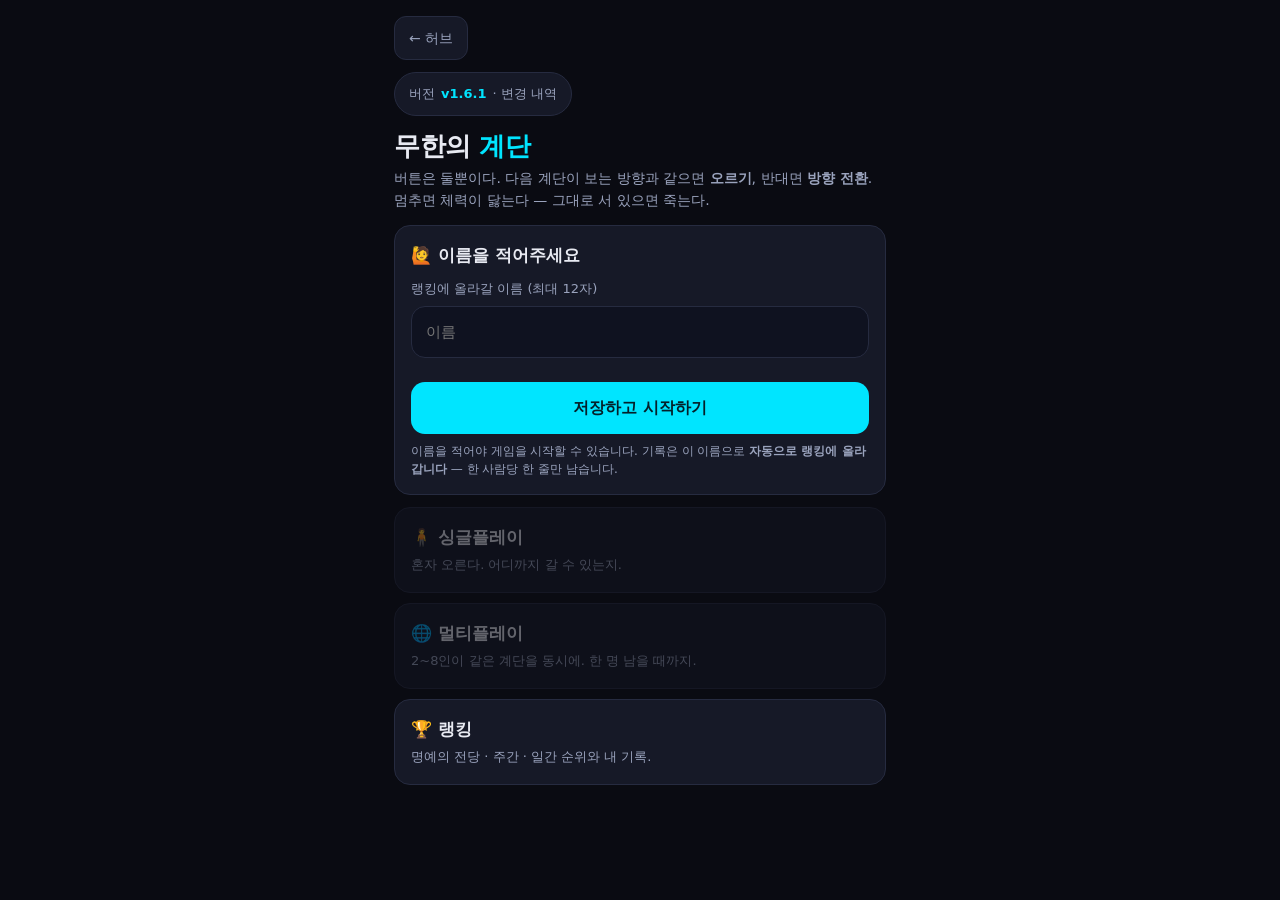
<file: games/stairs/index.html>
<!DOCTYPE html>
<html lang="ko">
<head>
<meta charset="utf-8">
<meta name="viewport" content="width=device-width,initial-scale=1,viewport-fit=cover,user-scalable=no">
<title>무한의 계단 — Englknight</title>
<meta name="description" content="버튼 두 개로 계단을 무한히 오르는 아케이드. 혼자 최고 층수에 도전하거나, 한 명 남을 때까지 겨루는 멀티플레이.">
<meta property="og:title" content="무한의 계단 — Englknight">
<meta property="og:description" content="멈추면 죽는다. 혼자 오르거나, 마지막 한 명이 될 때까지.">
<style>
:root{
  --bg:#0a0b12; --card:#161927; --line:#262b40; --tx:#e8eaf2; --accent:#00e5ff;
  --dim:#9aa3bd; --warn:#ff5470; --ok:#5ee7a0; --gold:#ffd166;
}
*{box-sizing:border-box;-webkit-tap-highlight-color:transparent}
html,body{margin:0;padding:0;height:100%}
body{
  background:var(--bg); color:var(--tx); overflow-x:hidden;
  font:15px/1.6 -apple-system,BlinkMacSystemFont,"Apple SD Gothic Neo","Malgun Gothic",system-ui,sans-serif;
}
button{font:inherit;color:inherit;cursor:pointer}
a{color:var(--accent)}

/* ---------- 공통 레이아웃 ---------- */
.wrap{max-width:520px;margin:0 auto;padding:14px 14px calc(24px + env(safe-area-inset-bottom))}
.topbar{display:flex;align-items:center;gap:10px;min-height:48px}
.hublink{
  display:inline-flex;align-items:center;justify-content:center;min-height:44px;padding:0 14px;
  border:1px solid var(--line);border-radius:12px;background:var(--card);
  color:var(--dim);text-decoration:none;font-size:14px
}
.hublink:active{background:#1d2134}
.grow{flex:1}

h1{font-size:26px;line-height:1.25;margin:14px 0 4px;letter-spacing:-.5px}
h1 .em{color:var(--accent)}
.lead{color:var(--dim);font-size:14px;margin:0 0 14px}

.card{background:var(--card);border:1px solid var(--line);border-radius:16px;padding:16px;margin:12px 0}
.cardHead{display:flex;align-items:center;gap:10px;margin:0 0 10px}
.cardHead h2{font-size:17px;margin:0}

.btn{
  display:flex;align-items:center;justify-content:center;gap:8px;width:100%;
  min-height:52px;padding:0 16px;border:0;border-radius:14px;
  background:var(--accent);color:#04202a;font-weight:800;font-size:16px
}
.btn:active{transform:translateY(1px)}
.btn.ghost{background:transparent;border:1px solid var(--line);color:var(--tx);font-weight:600}
.btn.warn{background:var(--warn);color:#2a0410}
.btn[disabled]{opacity:.45;pointer-events:none}
.row{display:flex;gap:10px}
.row>*{flex:1}

input[type=text]{
  width:100%;min-height:52px;padding:0 14px;border-radius:14px;
  border:1px solid var(--line);background:#0f1220;color:var(--tx);font:inherit
}
input[type=text]:focus{outline:2px solid var(--accent);outline-offset:-2px}
.lbl{display:block;font-size:13px;color:var(--dim);margin:0 0 6px}

/* ---------- 버전 칩 ---------- */
.verwrap{margin:10px 0 2px}
.verchip{
  display:inline-flex;align-items:center;gap:6px;min-height:44px;padding:0 14px;
  border:1px solid var(--line);border-radius:999px;background:var(--card);
  color:var(--dim);font-size:13px
}
.verchip b{color:var(--accent);font-weight:700}
.sheet{position:fixed;inset:0;z-index:60;background:rgba(6,7,14,.82);display:flex;align-items:flex-end;justify-content:center}
.sheet .vcard{
  width:100%;max-width:520px;max-height:82vh;overflow:auto;background:var(--card);
  border:1px solid var(--line);border-radius:18px 18px 0 0;
  padding:16px 16px calc(20px + env(safe-area-inset-bottom))
}
.ic{
  min-width:44px;min-height:44px;border:1px solid var(--line);border-radius:12px;
  background:transparent;color:var(--dim);font-size:16px
}
.verNow{color:var(--dim);font-size:13px;margin:0 0 10px}
.verNow b{color:var(--tx)}
.verList{list-style:none;margin:0;padding:0}
.verList>li{border-top:1px solid var(--line);padding:10px 0}
.verList h4{margin:0 0 4px;font-size:14px;color:var(--accent)}
.verList ul{margin:0;padding-left:18px;color:var(--dim);font-size:13px}

/* ---------- 모드 선택 ---------- */
.mcard{
  display:block;width:100%;text-align:left;margin:10px 0;padding:16px;
  background:var(--card);border:1px solid var(--line);border-radius:16px;min-height:44px
}
.mcard:active{border-color:var(--accent)}
.mcard h4{margin:0 0 4px;font-size:17px}
.mcard p{margin:0;color:var(--dim);font-size:13px}

/* ---------- 기록 / 명예의 전당 ---------- */
/* 공용 순위판(ranking.js)이 쓰는 색만 이 게임 테마에 맞춘다.
   탭 크기는 모듈 기본값을 그대로 쓴다 — 여기서 덮어쓰면 나중에 모듈이
   기본값을 바꿔도 이 게임만 안 따라가고, 왜 안 먹는지 찾게 된다. */
#hof.rk{--rk-line:var(--line);--rk-dim:var(--dim);--rk-hi:var(--accent);--rk-me:var(--gold)}
.rankmsg{margin-top:6px}
.rankmsg.on{color:var(--gold)}
.namecard .cardHead{align-items:center}
.btn.sm{width:auto;min-height:44px;padding:0 12px;font-size:13px}
.mcard[disabled]{opacity:.4;pointer-events:none}
.rec{display:flex;align-items:baseline;gap:8px;border-top:1px solid var(--line);padding:8px 0}
.rec:first-child{border-top:0}
.rec .rk{width:26px;color:var(--dim);font-size:13px;flex:none}
.rec .nm{flex:1;overflow:hidden;text-overflow:ellipsis;white-space:nowrap}
.rec .fl{font-weight:800;color:var(--accent)}
.rec.me{color:var(--gold)}
.rec.me .fl{color:var(--gold)}
.tiny{color:var(--dim);font-size:12px;margin:8px 0 0;line-height:1.5}
.empty{color:var(--dim);font-size:13px;padding:8px 0}
.big{font-size:44px;font-weight:900;letter-spacing:-1px;line-height:1.1}
.big small{font-size:16px;font-weight:700;color:var(--dim);margin-left:4px}

/* ---------- 플레이 화면 ---------- */
.play{position:fixed;inset:0;display:flex;flex-direction:column;background:var(--bg)}
#cv{position:absolute;inset:0;width:100%;height:100%;display:block}
.hud{
  position:relative;z-index:2;
  padding:calc(8px + env(safe-area-inset-top)) 116px 10px 14px;  /* 오른쪽은 소리·나가기 버튼 자리 */
  display:flex;align-items:center;gap:12px;pointer-events:none;
  background:linear-gradient(180deg,rgba(7,8,15,.92),rgba(7,8,15,.55) 70%,rgba(7,8,15,0));
  text-shadow:0 1px 6px rgba(0,0,0,.8)
}
.hud .fl{font-size:32px;font-weight:900;letter-spacing:-1px;line-height:1}
.hud .fl small{font-size:13px;color:var(--dim);font-weight:700;margin-left:3px}
.gwrap{flex:1;display:flex;align-items:center;gap:8px}
.gbar{flex:1;height:14px;border-radius:999px;background:#0f1220;border:1px solid var(--line);overflow:hidden}
.gbar i{display:block;height:100%;width:100%;background:var(--accent);transition:background .2s}
.gbar.low i{background:var(--warn)}
.gpct{font-size:12px;color:var(--dim);width:38px;text-align:right;font-variant-numeric:tabular-nums}
.exit{position:absolute;z-index:3;right:10px;top:calc(8px + env(safe-area-inset-top));
  min-width:44px;min-height:44px;border:1px solid var(--line);border-radius:12px;background:rgba(22,25,39,.8);color:var(--dim)}
.sfxBtn{right:62px;font-size:17px}
.spacer{flex:1}
.pads{position:relative;z-index:2;display:flex;gap:10px;padding:10px 10px calc(10px + env(safe-area-inset-bottom))}
.pad{
  flex:1;min-height:112px;border-radius:18px;border:1px solid var(--line);
  background:rgba(22,25,39,.72);color:var(--tx);font-size:17px;font-weight:800;
  touch-action:none;user-select:none;-webkit-user-select:none
}
.pad:active{background:rgba(0,229,255,.16);border-color:var(--accent)}
.pad small{display:block;font-size:12px;font-weight:600;color:var(--dim);margin-top:4px}
.board{
  position:absolute;z-index:2;right:10px;top:calc(78px + env(safe-area-inset-top));
  width:150px;background:rgba(16,18,32,.86);border:1px solid var(--line);border-radius:14px;padding:8px 10px
}
.board h5{margin:0 0 6px;font-size:11px;color:var(--dim);font-weight:700;letter-spacing:.5px}
.board .b{display:flex;gap:6px;font-size:12px;line-height:1.7}
.board .b .n{flex:1;overflow:hidden;text-overflow:ellipsis;white-space:nowrap}
.board .b .f{font-weight:800;font-variant-numeric:tabular-nums}
.board .b.dead{color:#5c637d}
.board .b.dead .f{color:#5c637d}
.board .b.me .n{color:var(--accent)}
.count{
  position:absolute;inset:0;z-index:4;display:flex;align-items:center;justify-content:center;
  font-size:96px;font-weight:900;color:var(--accent);text-shadow:0 0 40px rgba(0,229,255,.5)
}
.toast{
  position:fixed;left:50%;transform:translateX(-50%);bottom:calc(24px + env(safe-area-inset-bottom));
  z-index:70;background:#1d2134;border:1px solid var(--line);border-radius:12px;
  padding:10px 16px;font-size:14px;max-width:90vw
}
.pill{display:inline-block;padding:2px 8px;border-radius:999px;background:#0f1220;border:1px solid var(--line);font-size:12px;color:var(--dim)}
.code{font-size:32px;font-weight:900;letter-spacing:6px;color:var(--accent);text-align:center;margin:6px 0}
.plist{list-style:none;margin:8px 0 0;padding:0}
.plist li{display:flex;gap:8px;align-items:center;border-top:1px solid var(--line);padding:8px 0;font-size:14px}
.plist li .host{font-size:11px;color:var(--gold)}
.st{font-size:12px;color:var(--dim)}
.st b{color:var(--ok)}
.st.off b{color:var(--warn)}
@media (prefers-reduced-motion: reduce){*{transition:none!important;animation:none!important}}
</style>
</head>
<body>
<div id="app"></div>
<div id="sheet"></div>
<div id="toast"></div>

<!-- 공용 랭킹 모듈 (games/shared/ranking.js). 명예의 전당·주간·일간을 전부 담당한다.
     DB 주소·스키마·날짜 칸 계산은 이 파일만 알고 있으면 된다 — 게임은 submit/board만 부른다.
     classic script라 file:// 에서도 상대경로로 그대로 불린다. -->
<script src="../shared/ranking.js"></script>
<script>
/* =========================================================================
   무한의 계단 (Englknight)  —  games/stairs/index.html
   스펙: games/stairs/SPEC.md
   classic script만 쓴다 (file:// 더블클릭에서 열려야 하므로 ES 모듈 금지).
   외부 의존은 mqtt.js CDN 하나뿐이고, 그것도 멀티·명예의 전당에서만 불러온다.
   플레이 중에는 네트워크를 전혀 건드리지 않는다.
   ========================================================================= */

/* ---------- 버전 정보 ---------- */
var VERSION='1.6.1';
var CHANGELOG=[
 {v:'1.6.1',t:['다른 탭을 보고 있을 때 멀티가 시작되면 그 사람만 게임이 안 시작되던 문제 수정']},
 {v:'1.6.0',t:['기록이 자동으로 랭킹에 올라간다 — 등록 버튼을 없앴다',
               '시작 전에 이름을 한 번만 적으면 된다 (다른 게임에서 적었으면 그대로 쓴다)',
               '한 사람당 한 줄만 남는다 — 자기 기록을 갱신했을 때만 올라간다',
               '멀티에서 죽었을 때의 층수도 같은 기준으로 올라간다']},
 {v:'1.5.0',t:['순위표에 기간이 생겼다 — 명예의 전당 · 주간 · 일간',
               '같은 이름은 그 기간의 최고 기록 하나만 보여준다 (한 사람이 도배하지 않도록)',
               '전체 순위는 예전 명예의 전당 그대로다']},
 {v:'1.4.2',t:['하늘이 바뀌는 고도를 절반으로 낮췄다 — 은하 중심이 2000층에서 1000층으로',
               '대기권 60층 · 우주 250층 · 성운 600층 · 은하 중심 1000층',
               '2000층까지 가는 사람이 없어 마지막 두 구간을 아무도 못 보던 문제']},
 {v:'1.4.1',t:['체력 회복량을 조금 올렸다 (한 칸당 12 → 13)',
               '같은 속도로 눌러도 더 높이 간다 — 초당 3번이면 112층 → 153층',
               '망설임 대가는 그대로다: 300층에서 1초 멈추면 게이지 절반']},
 {v:'1.4.0',t:['계단을 2D 평면으로 바꿨다 — 모든 칸이 같은 크기, 같은 간격',
               '깊이는 배경이 맡는다: 성운·별·행성은 그대로',
               '화면 가장자리로 밀려난 계단은 흐려진다']},
 {v:'1.3.0',t:['명예의 전당을 영구 보존 저장소로 옮겼다 — 기록이 더는 사라지지 않는다',
               '고도에 따라 하늘이 변한다 — 대기권 → 우주 → 성운 → 은하 띠 → 은하 중심',
               '내 최고 기록 층에 표식이 선다. 넘어서면 알려준다',
               '100층마다 이정표 계단에 층수가 새겨진다',
               '체력이 바닥나면 화면 가장자리가 붉게 맥동한다',
               '빨리 오를수록 별이 선으로 늘어난다',
               '한 칸 오를 때마다 발밑에 빛 파문이 퍼진다',
               '아주 가끔 인공위성이 지나간다',
               '소리가 생겼다 — 발소리·방향 전환·이정표·신기록·사망. 오른쪽 위 버튼으로 끈다']},
 {v:'1.2.0',t:['우주로 배경을 바꿨다 — 성운, 3겹으로 흐르는 별, 먼 행성',
               '가끔 유성이 지나간다',
               '주인공이 우주비행사가 됐다 — 금색 바이저가 바라보는 방향이다',
               '계단 앞 모서리가 형광으로 빛나 어두운 우주에서도 잘 보인다']},
 {v:'1.1.0',t:['게임 화면을 입체적으로 다시 그렸다 — 위로 갈수록 계단이 작아지는 원근',
               '멀리 있는 계단은 배경색으로 바래게 해 높이가 실감나도록',
               '별이 층수에 따라 다른 속도로 흐르는 배경 (그림 파일은 쓰지 않는다)',
               '한 칸 오를 때 캐릭터가 튀어오르고 착지에서 눌리는 동작',
               '벽에 부딪히거나 힘이 다하면 파편이 흩어지는 연출']},
 {v:'1.0.0',t:['무한의 계단 첫 공개 — 버튼 2개(오르기 / 방향 전환)로 계단을 무한히 오른다',
               '싱글플레이: 최고 층수 기록과 명예의 전당(전체 순위표)',
               '멀티플레이: 2~8인이 같은 계단을 동시에 올라 한 명 남을 때까지 경쟁',
               '체력 게이지 — 멈추면 줄고, 한 칸 오를 때마다 회복. 높이 오를수록 빨리 준다']}
];

/* ---------- 튜닝 (손맛은 전부 여기서 조정한다) ----------
   기준점(사용자 확정): 300층에서 1초 망설이면 게이지 절반이 날아간다.
     D(f) = d0 + span * ∛( min(1, f/capFloor) )   [%/초]
     D(300) = 22 + 53*∛(0.15) = 50.2 %/초  ← 기준 충족
   회복량 recover 는 전 구간 "유지에 필요한 속도"를 한 번에 움직이는 손잡이다.
   감소만 올리고 회복을 낮게 두면 사람이 칠 수 없는 속도가 되므로 같이 잡아야 한다. */
var TUNE={
  gaugeMax:100,
  recover:13,        // 한 칸 오를 때마다 회복 (%)  ← 2026-09-02 12에서 소폭 상향
  d0:22,             // 0층 초당 감소 (%)
  span:53,           // 상한까지의 증가폭 → 2000층에서 75 %/초
  capFloor:2000,     // 이 층부터 감소량 고정
  turnProb:0.5,      // 다음 계단이 방향을 바꿀 확률
  stepAnim:90        // 한 칸 이동 연출 시간 (ms) — 입력을 막지는 않는다
};

/* ---------- 잡동사니 ---------- */
function $(s){return document.querySelector(s)}
function esc(s){return String(s).replace(/[&<>"']/g,function(m){
  return {'&':'&amp;','<':'&lt;','>':'&gt;','"':'&quot;',"'":'&#39;'}[m]})}
function rid(n){var c='ABCDEFGHJKLMNPQRSTUVWXYZ23456789',s='';
  for(var i=0;i<n;i++)s+=c[Math.floor(Math.random()*c.length)];return s}
/* 통신으로 받은 남의 이름을 화면에 쓰기 전 소독한다.
   ⚠ 사용자가 입력한 이름을 다듬는 것은 RANK.cleanName 이다 — 섞지 말 것.
      게임마다 규칙이 다르면 같은 사람이 순위표에서 여러 줄로 갈라진다. */
function peerName(s){
  var t=String(s||'').replace(/[^0-9A-Za-z가-힣ㄱ-ㅎㅏ-ㅣ ]/g,'').trim().slice(0,8);
  return t||'익명';
}
function nowMs(){return Date.now()}
var REDUCED=!!(window.matchMedia&&window.matchMedia('(prefers-reduced-motion: reduce)').matches);

/* 시드 난수 — 멀티에서 전원이 같은 계단을 오르기 위해 쓴다 */
function mulberry32(a){
  return function(){
    a|=0; a=a+0x6D2B79F5|0;
    var t=Math.imul(a^a>>>15,1|a);
    t=t+Math.imul(t^t>>>7,61|t)^t;
    return ((t^t>>>14)>>>0)/4294967296;
  };
}

/* localStorage 는 사파리 프라이빗 등에서 던질 수 있다 — 전부 감싼다 */
var store={
  get:function(k,d){try{var v=localStorage.getItem(k);return v==null?d:v}catch(e){return d}},
  set:function(k,v){try{localStorage.setItem(k,v)}catch(e){}}
};
/* =========================================================================
   소리 — 파일 없이 합성한다 (Web Audio)
   음원 파일을 넣으면 file:// 요건과 "게임당 파일 하나" 관례가 깨지고 로딩도 생긴다.
   짧은 발음 몇 개라 오실레이터로 충분하다.
   브라우저는 사용자가 화면을 건드리기 전엔 소리를 못 내게 막으므로,
   AudioContext 는 첫 입력 때 만들어진다.
   ========================================================================= */
var SFX=(function(){
  var ac=null, on=(store.get('stairs.sound','1')==='1');
  function ctx(){
    if(ac)return ac;
    var C=window.AudioContext||window.webkitAudioContext;
    if(!C)return null;
    try{ac=new C()}catch(e){ac=null}
    return ac;
  }
  function beep(freq,dur,type,vol,slide){
    if(!on)return;
    var a=ctx(); if(!a)return;
    if(a.state==='suspended'){try{a.resume()}catch(e){}}
    var t=a.currentTime, o=a.createOscillator(), g=a.createGain();
    o.type=type||'sine';
    o.frequency.setValueAtTime(freq,t);
    if(slide)o.frequency.exponentialRampToValueAtTime(Math.max(40,slide),t+dur);
    g.gain.setValueAtTime(0.0001,t);
    g.gain.exponentialRampToValueAtTime(vol||0.09,t+0.008);
    g.gain.exponentialRampToValueAtTime(0.0001,t+dur);
    o.connect(g); g.connect(a.destination);
    o.start(t); o.stop(t+dur+0.02);
  }
  function noise(dur,vol){
    if(!on)return;
    var a=ctx(); if(!a)return;
    var n=Math.max(1,Math.floor(a.sampleRate*dur)), buf=a.createBuffer(1,n,a.sampleRate), d=buf.getChannelData(0);
    for(var i=0;i<n;i++)d[i]=(Math.random()*2-1)*(1-i/n);      // 뒤로 갈수록 잦아든다
    var src=a.createBufferSource(); src.buffer=buf;
    var g=a.createGain(); g.gain.value=vol||0.10;
    src.connect(g); g.connect(a.destination); src.start();
  }
  return {
    isOn:function(){return on},
    toggle:function(){
      on=!on; store.set('stairs.sound',on?'1':'0');
      if(on)beep(880,0.07,'sine',0.07);
      return on;
    },
    step:function(){beep(520,0.045,'triangle',0.055)},
    turn:function(){beep(392,0.055,'triangle',0.055,466)},
    mile:function(){beep(784,0.10,'sine',0.075);setTimeout(function(){beep(1047,0.16,'sine',0.075)},90)},
    record:function(){[659,831,988,1319].forEach(function(f,i){setTimeout(function(){beep(f,0.15,'sine',0.085)},i*95)})},
    wall:function(){beep(150,0.22,'square',0.09,60);noise(0.18,0.09)},
    fade:function(){beep(420,0.55,'sine',0.075,90)},
    go:function(){beep(660,0.12,'sine',0.08)}
  };
})();

/* 이름은 공용 랭킹 모듈이 들고 있다 (localStorage 'rank.name').
   게임마다 따로 저장하면 테트리스에서 적은 이름과 갈라진다. */
function myName(){ return window.RANK ? RANK.name() : '' }

/* 내 기록 — 오프라인에서도 항상 동작하는 주력 기록 */
function myRecords(){
  try{var a=JSON.parse(store.get('stairs.recs','[]'));return (a instanceof Array)?a:[]}catch(e){return []}
}
function addRecord(floor,mode){
  var a=myRecords();
  a.push({f:floor,m:mode||'single',t:nowMs()});
  a.sort(function(x,y){return y.f-x.f});
  a=a.slice(0,5);
  store.set('stairs.recs',JSON.stringify(a));
  return a;
}
function bestFloor(){var a=myRecords();return a.length?a[0].f:0}

/* ---------- 토스트 ---------- */
var toastT=null;
function toast(msg){
  var el=$('#toast');
  el.innerHTML='<div class="toast">'+esc(msg)+'</div>';
  if(toastT)clearTimeout(toastT);
  toastT=setTimeout(function(){el.innerHTML=''},2600);
}

/* ---------- mqtt.js 지연 로딩 ---------- */
var MQTT_CDN=['https://unpkg.com/mqtt@5.14.1/dist/mqtt.min.js',
              'https://cdn.jsdelivr.net/npm/mqtt@5.14.1/dist/mqtt.min.js'];
function loadMqtt(){
  return new Promise(function(res,rej){
    if(window.mqtt)return res();
    var i=0;
    (function next(){
      if(i>=MQTT_CDN.length)return rej(new Error('mqtt-load'));
      var sc=document.createElement('script');
      sc.src=MQTT_CDN[i++]; sc.onload=function(){res()}; sc.onerror=next;
      document.head.appendChild(sc);
    })();
  });
}

/* =========================================================================
   게임 엔진
   계단은 L(-1) / R(+1) 방향의 무한 수열이다. 시드가 같으면 계단도 같다.
   판단 규칙: 다음 계단이 지금 방향과 같으면 [오르기], 반대면 [방향 전환].
   ========================================================================= */
function makeGame(seed){
  var rnd=mulberry32(seed>>>0);
  var dirs=[0];                        // dirs[i] = i번째 칸으로 가는 방향
  function dir(i){
    while(dirs.length<=i){
      /* 첫 칸은 항상 정면이다. 시작하자마자 방향 전환을 요구하면
         아직 화면을 못 읽은 상태에서 억울하게 죽는다. */
      dirs.push(dirs.length===1?1:(rnd()<TUNE.turnProb?-1:1));
    }
    return dirs[i];
  }
  var xs=[0];
  function xAt(i){
    while(xs.length<=i)xs.push(xs[xs.length-1]+dir(xs.length));
    return xs[i];
  }
  var G={
    floor:0, facing:1, gauge:TUNE.gaugeMax,
    started:false, dead:false, why:'', deadAt:0, wallSide:0,
    mark:0, markHit:false,        // 내 최고 기록 층 — 오르는 중에 목표가 보이게 한다
    dir:dir, xAt:xAt
  };
  G.drain=function(){                  // 지금 층의 초당 감소량 (%)
    return TUNE.d0+TUNE.span*Math.cbrt(Math.min(1,G.floor/TUNE.capFloor));
  };
  G.die=function(why){
    if(G.dead)return;
    G.dead=true; G.why=why; G.deadAt=nowMs(); G.gauge=0;
  };
  /* act: 'up' | 'turn'.  애니메이션이 돌든 말든 즉시 처리한다 — 입력을 막지 않는다. */
  G.act=function(a){
    if(G.dead)return false;
    var d=dir(G.floor+1);
    var want=(d===G.facing)?'up':'turn';
    if(a!==want){ G.wallSide=G.facing; G.die('wall'); return false }
    if(a==='turn')G.facing=d;
    G.floor++; xAt(G.floor);
    G.gauge=Math.min(TUNE.gaugeMax,G.gauge+TUNE.recover);
    if(!G.started){G.started=true;G.tickAt=nowMs()}
    return true;
  };
  /* 게이지는 프레임이 아니라 "실제 시계"로 닳는다.
     requestAnimationFrame 은 탭이 숨겨지면 멈춘다 — 프레임에 물려두면
     탭을 옮겨둔 동안 게이지가 얼어붙어 안 죽는다. 그건 이 게임의 규칙이 아니다. */
  G.tickAt=0;
  G.advance=function(now){
    if(!G.started||G.dead)return;
    if(!G.tickAt){G.tickAt=now;return}
    var dt=(now-G.tickAt)/1000;
    G.tickAt=now;
    if(dt<=0)return;
    G.gauge-=G.drain()*dt;
    if(G.gauge<=0){G.gauge=0;G.die('gauge')}
  };
  return G;
}

/* =========================================================================
   렌더러 (캔버스 2D)  —  이미지 파일은 한 장도 쓰지 않는다
   플레이어를 화면 62% 높이에 고정하고 카메라가 따라 오른다.

   계단은 **2D 평면**으로 그린다 (2026-09-02 사용자 확정, 이전에는 3D 원근이었다).
   모든 칸이 같은 크기·같은 간격이고, 멀다고 바래지지도 않는다.
   깊이는 계단이 아니라 **배경**이 담당한다 — 성운·별 3겹 시차·먼 행성.
   계단 자체는 조명(윗면 밝음 / 앞면 어두움)과 형광 띠로만 읽힌다.

   그리고 층수 자체가 보상이 되도록, **고도에 따라 하늘이 변한다.**
   0층은 대기권(푸른빛), 120층부터 우주, 500층부터 성운이 짙어지고,
   1200층부터 은하 띠가, 2000층부터 은하 중심이 보인다.
   ========================================================================= */
function makeView(cv,G){
  var ctx=cv.getContext('2d'), dpr=1, W=0, H=0;
  var camX=0, camY=0, first=true;
  var sw=46, sh=34;
  var stars=null, parts=[], lastT=0, stepT=0, seenFloor=-1, deadSpawned=false;
  var meteors=[], nextMeteor=0, sats=[], nextSat=0, rings=[];
  var spd=0, lastStepAt=0;                 // 초당 몇 칸 오르는가 (별을 늘리는 데 쓴다)
  var bgCv=null, bgAtFloor=-9999;

  function resize(){
    dpr=Math.min(2,window.devicePixelRatio||1);
    var w=cv.clientWidth, h=cv.clientHeight;
    if(!(w>0&&h>0)){ W=0; H=0; return }   /* 아직 배치 전이거나 탭이 숨겨져 있다 */
    W=w; H=h;
    cv.width=Math.round(W*dpr); cv.height=Math.round(H*dpr);
    ctx.setTransform(dpr,0,0,dpr,0,0);
    var k=Math.min(1.25,Math.max(.78,W/390));
    sw=46*k; sh=34*k;
    bgAtFloor=-9999;                        // 크기가 바뀌면 배경을 다시 그린다
  }
  window.addEventListener('resize',resize);

  /* ---- 색 ---- */
  function rgb(h){return [parseInt(h.substr(1,2),16),parseInt(h.substr(3,2),16),parseInt(h.substr(5,2),16)]}
  function mix(a,b,t){
    return 'rgb('+((a[0]+(b[0]-a[0])*t)|0)+','+((a[1]+(b[1]-a[1])*t)|0)+','+((a[2]+(b[2]-a[2])*t)|0)+')';
  }
  function lerpHex(h1,h2,t){var a=rgb(h1),b=rgb(h2);return mix(a,b,t)}

  /* 우주는 어둡다. 계단 앞 모서리에 형광 띠를 둘러야
     "다음 계단이 어느 쪽인가"가 유지된다 — 여기서 대비를 포기하면 게임이 망가진다. */
  var C_TOP=rgb('#2e3a63'), C_LIP=rgb('#7fd8ff'), C_FRONT=rgb('#0f1424'),
      C_EDGE=rgb('#3a4a7a'), C_FOG=rgb('#070713');
  var C_MILE_TOP=rgb('#1d5f6b'), C_MILE_LIP=rgb('#5ef0d0');     // 100층 이정표
  var C_BEST_TOP=rgb('#6b5320'), C_BEST_LIP=rgb('#ffd166');     // 내 최고 기록

  /* ---- 고도별 하늘 ---- */
  /* 고도 구간 (2026-09-02 사용자 지시로 전 구간을 절반으로 압축).
     이전에는 은하 중심이 2000층이었는데 **거기까지 가는 사람이 없었다** —
     실제 최고 기록이 431층이라 마지막 두 구간은 아무도 못 보는 그림이었다.
     1000층을 최고 단계로 잡고 나머지를 같은 비율(×0.5)로 당겼다.
     이제 초당 3번 치는 사람(153층)도 우주→성운 전환을 보게 된다. */
  var SKY=[
    {f:0,    a:'#123a63', b:'#0a1c3a', c:'#050b1a', neb:0.10, atm:0.60, band:0, core:0},
    {f:60,   a:'#0b0a1e', b:'#070713', c:'#04040b', neb:0.30, atm:0.00, band:0, core:0},
    {f:250,  a:'#180a30', b:'#0a0720', c:'#050310', neb:0.60, atm:0,    band:0, core:0},
    {f:600,  a:'#1f0a34', b:'#0d0722', c:'#060312', neb:0.85, atm:0,    band:0.55, core:0},
    {f:1000, a:'#2c0f3e', b:'#150828', c:'#080316', neb:1.00, atm:0,    band:1, core:1}
  ];
  function sky(f){
    var i=0;
    while(i<SKY.length-1&&f>=SKY[i+1].f)i++;
    if(i>=SKY.length-1)return SKY[SKY.length-1];
    var A=SKY[i], B=SKY[i+1], t=(f-A.f)/(B.f-A.f);
    t=t<0?0:t>1?1:t;
    return {a:lerpHex(A.a,B.a,t), b:lerpHex(A.b,B.b,t), c:lerpHex(A.c,B.c,t),
            neb:A.neb+(B.neb-A.neb)*t, atm:A.atm+(B.atm-A.atm)*t,
            band:A.band+(B.band-A.band)*t, core:A.core+(B.core-A.core)*t};
  }
  /* 성운·행성·은하는 매 프레임 다시 만들 필요가 없다. 오프스크린에 그려두고 복사하되,
     고도가 12층쯤 바뀌면 다시 그린다 — 하늘이 서서히 변하는 게 보이도록.
     구간을 절반으로 압축했으므로 갱신 간격도 25 → 12 로 좁혔다. */
  function paintBackdrop(f){
    var S=sky(f);
    bgCv=document.createElement('canvas');
    bgCv.width=Math.max(1,Math.round(W)); bgCv.height=Math.max(1,Math.round(H));
    var b=bgCv.getContext('2d');
    var g=b.createLinearGradient(0,0,0,H);
    g.addColorStop(0,S.a); g.addColorStop(0.5,S.b); g.addColorStop(1,S.c);
    b.fillStyle=g; b.fillRect(0,0,W,H);
    if(S.band>0.02){                                  // 은하 띠 — 비스듬히 가로지른다
      b.save(); b.translate(W*0.5,H*0.45); b.rotate(-0.62);
      var bg2=b.createLinearGradient(0,-H*0.16,0,H*0.16);
      bg2.addColorStop(0,'rgba(0,0,0,0)');
      bg2.addColorStop(0.5,'rgba(190,170,255,'+(0.14*S.band).toFixed(3)+')');
      bg2.addColorStop(1,'rgba(0,0,0,0)');
      b.fillStyle=bg2; b.fillRect(-W,-H*0.16,W*2,H*0.32); b.restore();
    }
    var neb=[[0.22,0.24,'#5b2ea8',0.30],[0.78,0.42,'#1a6b8f',0.24],[0.45,0.72,'#8f2a6b',0.18]];
    for(var i=0;i<neb.length;i++){
      var n=neb[i], nx=n[0]*W, ny=n[1]*H, rad=Math.max(W,H)*0.55;
      var rg=b.createRadialGradient(nx,ny,0,nx,ny,rad);
      rg.addColorStop(0,n[2]); rg.addColorStop(1,'rgba(0,0,0,0)');
      b.globalAlpha=n[3]*S.neb; b.fillStyle=rg; b.fillRect(0,0,W,H);
    }
    b.globalAlpha=1;
    if(S.core>0.02){                                  // 은하 중심 — 아주 높은 곳에서만
      var cg=b.createRadialGradient(W*0.5,H*0.34,0,W*0.5,H*0.34,Math.min(W,H)*0.5);
      cg.addColorStop(0,'rgba(255,236,200,'+(0.30*S.core).toFixed(3)+')');
      cg.addColorStop(0.4,'rgba(220,150,255,'+(0.12*S.core).toFixed(3)+')');
      cg.addColorStop(1,'rgba(0,0,0,0)');
      b.fillStyle=cg; b.fillRect(0,0,W,H);
    }
    if(S.atm>0.02){                                   // 대기권 — 아래쪽에서 지구가 빛난다
      var ag=b.createLinearGradient(0,H,0,H*0.45);
      ag.addColorStop(0,'rgba(90,170,255,'+(0.34*S.atm).toFixed(3)+')');
      ag.addColorStop(1,'rgba(90,170,255,0)');
      b.fillStyle=ag; b.fillRect(0,H*0.45,W,H*0.55);
    }
    bgAtFloor=f;
  }

  /* ---- 별 ---- */
  function mkStars(){
    var rnd=mulberry32(20260901), a=[];
    var L=[[110,0.9,0.22,0.08],[60,1.5,0.45,0.20],[26,2.4,0.85,0.42]];
    for(var i=0;i<L.length;i++)
      for(var j=0;j<L[i][0];j++)
        a.push({x:rnd(),y:rnd(),s:L[i][1],b:L[i][2]*(0.4+rnd()*0.6),d:L[i][3],cross:i===2&&rnd()<0.35});
    stars=a;
  }
  function drawStars(){
    if(!stars)mkStars();
    /* 빨리 오를수록 별이 선으로 늘어난다 — 속도가 눈에 보이게 */
    var stretch=Math.min(26,spd*3.4);
    for(var i=0;i<stars.length;i++){
      var st=stars[i];
      var y=((st.y*H + camY*sh*st.d) % H + H) % H, x=st.x*W;
      var hgt=st.s+stretch*st.d*2.4;
      ctx.fillStyle='rgba(214,228,255,'+st.b.toFixed(2)+')';
      ctx.fillRect(x,y,st.s,hgt);
      if(st.cross&&stretch<4){
        ctx.fillStyle='rgba(214,228,255,'+(st.b*0.45).toFixed(2)+')';
        ctx.fillRect(x-st.s*1.6,y+st.s*0.35,st.s*4.2,st.s*0.3);
        ctx.fillRect(x+st.s*0.35,y-st.s*1.6,st.s*0.3,st.s*4.2);
      }
    }
  }
  function drawPlanet(){
    if(!(W>0&&H>0))return;
    var pr=Math.min(W,H)*0.17, pcx=W*0.80;
    var pcy=H*0.17 + ((camY*sh*0.035)%(H*1.6));
    if(!isFinite(pcy))pcy=H*0.17;
    if(pcy>H+pr)pcy-=H*1.6;
    var pg=ctx.createRadialGradient(pcx-pr*0.4,pcy-pr*0.4,pr*0.1,pcx,pcy,pr);
    pg.addColorStop(0,'#6d7fb8'); pg.addColorStop(0.55,'#2d3560'); pg.addColorStop(1,'#12142a');
    ctx.beginPath();ctx.arc(pcx,pcy,pr,0,6.3);ctx.fillStyle=pg;ctx.fill();
    ctx.strokeStyle='rgba(160,190,255,.22)';ctx.lineWidth=1.5;
    ctx.beginPath();ctx.arc(pcx,pcy,pr,0,6.3);ctx.stroke();
  }
  /* ---- 유성 ---- */
  function meteorsTick(now,dt){
    if(REDUCED)return;
    if(!nextMeteor)nextMeteor=now+2500+Math.random()*5000;
    if(now>nextMeteor){
      var fromLeft=Math.random()<0.5;
      meteors.push({x:fromLeft?-70:W+70,y:Math.random()*H*0.55,
        vx:(fromLeft?1:-1)*(560+Math.random()*420),vy:210+Math.random()*180,
        age:0,life:1.1+Math.random()*0.5,len:70+Math.random()*90});
      nextMeteor=now+4500+Math.random()*9000;
    }
    for(var i=meteors.length-1;i>=0;i--){
      var m=meteors[i]; m.age+=dt;
      if(m.age>=m.life){meteors.splice(i,1);continue}
      m.x+=m.vx*dt; m.y+=m.vy*dt;
      var k=Math.sqrt(m.vx*m.vx+m.vy*m.vy), tx=m.x-m.vx/k*m.len, ty=m.y-m.vy/k*m.len;
      var a=Math.sin(Math.min(1,m.age/m.life)*Math.PI);
      var lg=ctx.createLinearGradient(m.x,m.y,tx,ty);
      lg.addColorStop(0,'rgba(255,255,255,'+(0.9*a).toFixed(2)+')');
      lg.addColorStop(0.35,'rgba(160,214,255,'+(0.42*a).toFixed(2)+')');
      lg.addColorStop(1,'rgba(160,214,255,0)');
      ctx.strokeStyle=lg;ctx.lineWidth=2.1;ctx.lineCap='round';
      ctx.beginPath();ctx.moveTo(m.x,m.y);ctx.lineTo(tx,ty);ctx.stroke();
      ctx.lineCap='butt';
    }
  }
  /* ---- 인공위성 — 유성보다 훨씬 드물게, 천천히 ---- */
  function satsTick(now,dt){
    if(REDUCED)return;
    if(!nextSat)nextSat=now+25000+Math.random()*40000;
    if(now>nextSat){
      var fromLeft=Math.random()<0.5;
      sats.push({x:fromLeft?-60:W+60,y:H*(0.10+Math.random()*0.42),
        vx:(fromLeft?1:-1)*(26+Math.random()*18),vy:(Math.random()-0.5)*8,
        s:Math.min(W,H)*0.050, t:0});
      nextSat=now+60000+Math.random()*90000;
    }
    for(var i=sats.length-1;i>=0;i--){
      var v=sats[i]; v.t+=dt; v.x+=v.vx*dt; v.y+=v.vy*dt;
      if(v.x<-140||v.x>W+140){sats.splice(i,1);continue}
      var s=v.s, d=v.vx>0?1:-1;
      ctx.save();
      if(!REDUCED){ctx.shadowColor='rgba(150,190,255,.5)';ctx.shadowBlur=8}
      ctx.fillStyle='#cdd8f2'; ctx.fillRect(v.x-s*0.5,v.y-s*0.36,s,s*0.72);   // 본체
      ctx.restore();
      ctx.fillStyle='#5b8ede';                                                // 태양 전지판
      ctx.fillRect(v.x-s*2.2,v.y-s*0.26,s*1.6,s*0.52);
      ctx.fillRect(v.x+s*0.6,v.y-s*0.26,s*1.6,s*0.52);
      ctx.fillStyle='#8fb2ea';                                                // 전지판 격자
      ctx.fillRect(v.x-s*2.2,v.y-s*0.03,s*1.6,s*0.06);
      ctx.fillRect(v.x+s*0.6,v.y-s*0.03,s*1.6,s*0.06);
      ctx.fillRect(v.x-s*1.4,v.y-s*0.26,s*0.06,s*0.52);
      ctx.fillRect(v.x+s*1.4,v.y-s*0.26,s*0.06,s*0.52);
      ctx.fillStyle='rgba(190,215,255,.8)';                                   // 지지대·안테나
      ctx.fillRect(v.x-s*0.62,v.y-s*0.04,s*1.24,s*0.08);
      ctx.fillRect(v.x+d*s*0.5,v.y-s*0.5,s*0.06*d,s*0.5);
      if((v.t%1.6)<0.35){                                                     // 깜빡이는 등
        ctx.save();
        if(!REDUCED){ctx.shadowColor='#ff6b6b';ctx.shadowBlur=10}
        ctx.fillStyle='#ff6b6b';
        ctx.beginPath();ctx.arc(v.x+d*s*0.5,v.y-s*0.56,s*0.15,0,6.3);ctx.fill();
        ctx.restore();
      }
    }
  }
  function bg(now,dt,floor){
    if(!bgCv||bgCv.width!==Math.round(W)||Math.abs(floor-bgAtFloor)>12)paintBackdrop(floor);
    ctx.drawImage(bgCv,0,0);
    drawStars(); drawPlanet();
    satsTick(now,dt); meteorsTick(now,dt);
  }

  /* ---- 계단 한 칸 ---- */
  function block(x,y,sc,fog,kind,label){
    var top=C_TOP, lip=C_LIP;
    if(kind===2){top=C_BEST_TOP;lip=C_BEST_LIP}
    else if(kind===1){top=C_MILE_TOP;lip=C_MILE_LIP}
    var bw=sw*1.02*sc, topH=Math.max(6,sh*0.38*sc), bodyH=Math.max(4,(sh+3)*sc);
    var l=Math.round(x-bw/2), w=Math.max(2,Math.round(bw));
    ctx.fillStyle=mix(C_FRONT,C_FOG,fog);
    ctx.fillRect(l,y,w,bodyH);
    ctx.fillStyle=mix(top,C_FOG,fog);
    ctx.fillRect(l,y-topH,w,topH);
    ctx.fillStyle=mix(lip,C_FOG,fog);
    ctx.fillRect(l,y-Math.max(1,2*sc),w,Math.max(1,2*sc));
    if(sc>0.45){
      ctx.strokeStyle=mix(C_EDGE,C_FOG,fog); ctx.lineWidth=1;
      ctx.strokeRect(l+.5,Math.round(y-topH)+.5,w-1,Math.round(topH+bodyH)-1);
    }
    if(label){
      ctx.fillStyle='rgba(255,255,255,0.72)';
      ctx.font='700 '+Math.round(10*sc)+'px system-ui,sans-serif';
      ctx.textAlign='center'; ctx.textBaseline='middle';
      ctx.fillText(label,x,y+bodyH*0.42);
      ctx.textAlign='left'; ctx.textBaseline='alphabetic';
    }
  }

  /* ---- 캐릭터: 우주비행사 ----
     방향은 두 겹으로 알린다 — ①금색 바이저가 앞으로 치우쳐 있고
     ②등짐이 뒤로 튀어나와 실루엣이 비대칭이다. 하나만으론 작은 화면에서 안 읽힌다. */
  function hero(x,y,facing,dead,anim){
    var s=sw*0.42, f=facing;
    var hop=dead?0:Math.sin(anim*Math.PI), sq=1-0.14*hop, st=1+0.14*hop;
    y-=hop*sh*0.22;
    var suit=dead?'#6b7085':'#eef2ff', belt=dead?'#4e5468':'#c3cbe6',
        pack=dead?'#565b6e':'#9aa6c8', visor=dead?'#8a6a2a':'#ffb703';
    ctx.save();
    if(!dead&&!REDUCED){ctx.shadowColor='rgba(190,215,255,.45)';ctx.shadowBlur=14}
    ctx.fillStyle=pack;
    ctx.fillRect(x-f*s*0.86,y-s*1.60*st,s*0.44*(f>0?1:-1),s*0.86*st);
    ctx.fillStyle=dead?'#454a5c':'#7f8cb0';
    ctx.fillRect(x-f*s*0.86,y-s*1.24*st,s*0.44*(f>0?1:-1),s*0.10);
    ctx.fillStyle=suit;
    ctx.beginPath();
    ctx.moveTo(x-f*s*0.46*sq,y);
    ctx.lineTo(x-f*s*0.46*sq,y-s*1.42*st);
    ctx.lineTo(x+f*s*0.52*sq,y-s*1.42*st);
    ctx.lineTo(x+f*s*0.46*sq,y-s*0.2*st);
    ctx.lineTo(x+f*s*0.46*sq,y);
    ctx.closePath(); ctx.fill();
    ctx.fillStyle=belt;
    ctx.fillRect(x-f*s*0.46*sq,y-s*0.34*st,s*0.92*sq*(f>0?1:-1),s*0.16);
    ctx.fillStyle=suit;
    ctx.beginPath(); ctx.arc(x,y-s*2.12*st,s*0.62*sq,0,Math.PI*2); ctx.fill();
    ctx.restore();
    ctx.fillStyle=visor;
    ctx.beginPath();
    ctx.ellipse(x+f*s*0.20,y-s*2.14*st,s*0.40*sq,s*0.34*sq,0,0,Math.PI*2);
    ctx.fill();
    if(!dead){
      ctx.fillStyle='rgba(255,255,255,.6)';
      ctx.beginPath(); ctx.arc(x+f*s*0.34,y-s*2.26*st,s*0.12,0,Math.PI*2); ctx.fill();
    }
  }

  /* ---- 착지 파문 ----
     화면 좌표가 아니라 "그 계단"에 매달아야 한다. 고정 좌표에 그리면
     카메라가 따라오는 동안 파문만 제자리에 남아 발밑에서 떨어진다. */
  function ringsTick(dt,baseY,cx){
    for(var i=rings.length-1;i>=0;i--){
      var r=rings[i]; r.age+=dt;
      var p=r.age/0.28;
      if(p>=1){rings.splice(i,1);continue}
      var rr=r.f-camY, rsc=scaleAt(rr);
      var rx=cx+(r.x-camX)*sw*rsc, ry=baseY-yOff(rr);
      ctx.strokeStyle='rgba(127,216,255,'+((1-p)*0.55).toFixed(2)+')';
      ctx.lineWidth=Math.max(1,2.2*(1-p));
      ctx.beginPath();
      ctx.ellipse(rx,ry,sw*rsc*(0.25+p*0.72),sh*rsc*(0.10+p*0.28),0,0,Math.PI*2);
      ctx.stroke();
    }
  }
  /* ---- 죽을 때 파편 ---- */
  function spawnParts(x,y,gold){
    if(REDUCED)return;
    var rnd=mulberry32((G.floor*7919+13)>>>0);
    for(var i=0;i<(gold?26:16);i++){
      var a=rnd()*Math.PI*2, sp=(40+rnd()*(gold?210:150));
      parts.push({x:x,y:y-sh*0.6,vx:Math.cos(a)*sp,vy:Math.sin(a)*sp-(gold?150:90),
        s:2+rnd()*3.5,life:0.55+rnd()*0.45,age:0,gold:!!gold});
    }
  }
  function partsTick(dt){
    for(var i=parts.length-1;i>=0;i--){
      var p=parts[i]; p.age+=dt;
      if(p.age>=p.life){parts.splice(i,1);continue}
      p.vy+=520*dt; p.x+=p.vx*dt; p.y+=p.vy*dt;
      var al=(1-p.age/p.life).toFixed(2);
      ctx.fillStyle=p.gold?'rgba(255,209,102,'+al+')':'rgba(214,228,255,'+al+')';
      ctx.fillRect(p.x,p.y,p.s,p.s);
    }
  }
  /* ---- 게이지가 바닥나면 화면 가장자리가 붉게 맥동한다 ----
     색만으로 알리지 않는다 — HUD의 % 숫자는 그대로 있다. */
  function lowGaugeVignette(now){
    if(G.dead)return;
    var g=G.gauge;
    if(g>32)return;
    var sev=1-g/32;
    var pulse=REDUCED?0.55:(0.45+0.55*Math.abs(Math.sin(now/(150+g*12))));
    var vg=ctx.createRadialGradient(W/2,H/2,Math.min(W,H)*0.28,W/2,H/2,Math.max(W,H)*0.72);
    vg.addColorStop(0,'rgba(255,60,90,0)');
    vg.addColorStop(1,'rgba(255,40,70,'+(0.52*sev*pulse).toFixed(3)+')');
    ctx.fillStyle=vg; ctx.fillRect(0,0,W,H);
  }

  return {
    resize:resize,
    ripple:function(){                         // 한 칸 올랐을 때 발밑에서 퍼진다
      if(REDUCED)return;
      rings.push({f:G.floor,x:G.xAt(G.floor),age:0});
      if(rings.length>6)rings.shift();
    },
    burst:function(){spawnParts(W/2,H*0.62,true)},   // 신기록 돌파
    draw:function(){
      if(!W||!H)resize();
      /* 탭이 숨겨져 있으면 clientWidth/Height 가 0이라 캔버스 크기도 0이 된다.
         그대로 그리면 H*1.6 으로 나누는 곳에서 NaN 이 나와 예외로 죽는다.
         멀티에서 이게 터지면 beginMulti 가 중간에 끊겨 그 사람만 시작을 못 한다 —
         대기실에서 다른 탭을 보고 있다가 방장이 시작하면 실제로 일어난다. */
      if(!W||!H)return;
      var now=nowMs(), dt=lastT?Math.min(0.05,(now-lastT)/1000):0; lastT=now;
      if(G.floor!==seenFloor){
        if(seenFloor>=0&&lastStepAt){          // 오르는 속도를 부드럽게 추적
          var inst=1000/Math.max(60,now-lastStepAt);
          spd+=(inst-spd)*0.35;
        }
        lastStepAt=now; seenFloor=G.floor; stepT=now;
      }else if(lastStepAt&&now-lastStepAt>260){
        spd+=(0-spd)*Math.min(1,dt*3.2);       // 멈추면 다시 줄어든다
      }
      var anim=Math.min(1,(now-stepT)/110);

      var tx=G.xAt(G.floor), ty=G.floor;
      if(first){camX=tx;camY=ty;first=false}
      else{
        /* 프레임당 고정 비율로 따라가면 120Hz 화면에서 카메라가 두 배로 빨라진다.
           경과 시간 기준으로 환산해야 어느 기기에서나 같은 속도로 따라온다. */
        var k=REDUCED?1:(1-Math.pow(1-0.28,Math.max(0.001,dt)*60));
        if(k>1)k=1;
        camX+=(tx-camX)*k; camY+=(ty-camY)*k;
      }
      bg(now,dt,G.floor);

      var baseY=H*0.62, cx=W/2;
      var lo=Math.max(0,G.floor-7), hi=G.floor+18;   // 평면에선 이 위는 화면 밖이다
      var mark=G.mark||0;
      for(var i=hi;i>=lo;i--){
        var r=i-camY, sc=scaleAt(r), sy=baseY-yOff(r);
        if(sy<-80||sy>H+80)continue;
        var sx=cx+(G.xAt(i)-camX)*sw*sc;
        /* 원근이 없으면 멀리 있는 칸이 중앙으로 모이지 않는다 — 계단이 좌우로
           드리프트해 화면 끝에서 뭉텅 잘린다. 가장자리에서 흐려지게 해 잘린 단면을
           감춘다. (3D 시절엔 공기원근이 이 일을 했다) */
        var edge=Math.abs(sx-cx)/(W*0.5);
        var al=edge<0.66?1:Math.max(0,1-(edge-0.66)/0.30);
        if(al<=0.02)continue;
        ctx.globalAlpha=al;
        var kind=0,label=null;
        if(mark&&i===mark){kind=2;label='최고'}
        else if(i>0&&i%100===0){kind=1;label=String(i)}
        block(sx,sy,sc,0,kind,label);
        ctx.globalAlpha=1;
      }
      ringsTick(dt,baseY,cx);
      var hr=G.floor-camY, hsc=scaleAt(hr);
      var hx=cx+(G.xAt(G.floor)-camX)*sw*hsc, hy=baseY-yOff(hr);
      hero(hx,hy,G.facing,G.dead,anim);
      if(G.dead&&!deadSpawned){deadSpawned=true;spawnParts(hx,hy,false)}
      if(!G.dead)deadSpawned=false;
      if(parts.length)partsTick(dt);
      if(G.dead&&G.why==='wall'){
        ctx.font='700 '+Math.round(sw*0.62)+'px system-ui,sans-serif';
        ctx.textAlign='center'; ctx.textBaseline='middle';
        ctx.fillText('💥',hx+G.wallSide*sw*0.8,hy-sh*0.9);
        ctx.textAlign='left'; ctx.textBaseline='alphabetic';
      }
      lowGaugeVignette(now);
    }
  };
  /* 2D 평면 — 배율은 항상 1이고 간격도 일정하다.
     (3D 원근 시절에는 여기서 1/(1+r·k) 와 그 적분을 썼다) */
  function scaleAt(r){return 1}
  function yOff(r){return r*sh}
}

/* =========================================================================
   통신 계층 (멀티 전용) — OX 서바이벌의 3중 브로커 폴백을 그대로 가져왔다.
   공용 브로커는 IP당 연결 제한·주기적 강제 절단이 흔하다. mqtt.js의 reconnectPeriod는
   "같은 브로커"만 무한 재시도하므로 한 번 거부당하면 영영 못 붙는다. 그래서 절단 후
   STALL_MS 안에 복귀하지 못하면 현재 클라이언트를 버리고 다음 브로커로 승격한다.

   여기서 오가는 값은 층수와 생존 여부뿐이다. 둘 다 원래 전원에게 공개되는 정보라
   암호화할 것이 없다 — crypto.subtle 을 쓰지 않으므로 file:// 에서도 동작한다.
   ========================================================================= */
var BROKERS=['wss://broker.emqx.io:8084/mqtt','wss://broker.hivemq.com:8884/mqtt','wss://test.mosquitto.org:8081/mqtt'];
var CONNECT_MS=8000, STALL_MS=12000, MAX_ROUNDS=3;

function makeNet(){
  var cl=null,subs={},bi=0,rounds=0,stallT=null,notify=null,dead=false,pendRes=null,pendRej=null;
  function setState(x){if(notify)notify(x)}
  function clearStall(){if(stallT){clearTimeout(stallT);stallT=null}}
  function armStall(){if(stallT||dead)return;
    stallT=setTimeout(function(){stallT=null;promote()},STALL_MS)}
  function promote(){
    if(dead)return;
    clearStall();
    /* 탭이 숨겨져 있으면 브라우저가 타이머를 조여 keepalive가 밀린다.
       그 상태의 "끊김"은 브로커 탓이 아니므로 갈아타지 말고 다시 지켜본다. */
    if(document.hidden){armStall();return}
    var old=cl; cl=null;
    try{old&&old.end(true)}catch(e){}
    open();
  }
  function giveUp(){
    setState('dead');
    if(pendRej){var r=pendRej;pendRes=pendRej=null;r(new Error('broker'))}
  }
  function open(){
    if(dead)return;
    if(bi>=BROKERS.length){bi=0;rounds++}
    if(rounds>=MAX_ROUNDS)return giveUp();
    var url=BROKERS[bi++];
    var c=window.mqtt.connect(url,{clientId:'st_'+Math.random().toString(16).slice(2,10),
      clean:true,reconnectPeriod:2500,connectTimeout:7000,keepalive:30});
    var settled=false;
    var to=setTimeout(function(){
      if(settled)return; settled=true;
      try{c.end(true)}catch(e){} open();
    },CONNECT_MS);
    c.on('connect',function(){
      settled=true;clearTimeout(to);clearStall();
      cl=c;rounds=0;
      Object.keys(subs).forEach(function(t){c.subscribe(t,{qos:0})});
      setState('on');
      if(pendRes){var r=pendRes;pendRes=pendRej=null;r(url)}
    });
    c.on('error',function(){
      if(settled)return; settled=true;
      clearTimeout(to);try{c.end(true)}catch(e){} open();
    });
    c.on('close',  function(){if(cl===c){setState('off');armStall()}});
    c.on('offline',function(){if(cl===c){setState('off');armStall()}});
    c.on('reconnect',function(){if(cl===c){setState('re');armStall()}});
    c.on('message',function(t,p){
      if(cl!==c)return;                               // 버린 클라이언트의 잔여 메시지 무시
      var fn=subs[t]; if(!fn)return;
      var v=p.toString();
      try{fn(v?JSON.parse(v):null)}catch(e){}
    });
  }
  return {
    connect:function(onState){
      notify=onState;
      if(cl)return Promise.resolve('');
      return loadMqtt().then(function(){
        return new Promise(function(res,rej){
          pendRes=res;pendRej=rej;bi=0;rounds=0;dead=false;open();
        });
      });
    },
    rescan:function(){if(!dead&&cl)promote()},
    sub:function(t,fn){subs[t]=fn;if(cl)cl.subscribe(t,{qos:0})},
    pub:function(t,o){if(cl)cl.publish(t,JSON.stringify(o),{qos:0})},
    end:function(){dead=true;clearStall();try{cl&&cl.end(true)}catch(e){}cl=null;subs={}}
  };
}

/* =========================================================================
   전역 상태
   ========================================================================= */
var S={
  screen:'home',
  mode:'single',
  pid:rid(8), name:'', code:'', isHost:false,
  net:null, netState:'idle',
  peers:{},          // pid -> {n,f,a,seen}
  roster:null,       // 시작 시점에 확정된 참가자 (방장이 뿌린다)
  gid:'', seed:0, over:null
};
var G=null, V=null, rafId=0, hbT=0, tickT=0;

function tTop(){return 'eknight_stairs5/'+S.code}
function tP(){return tTop()+'/p'}
function tEv(){return tTop()+'/ev'}
/* file:// 에서 location.origin 은 "null" 이라 origin+pathname 으로 만들면 링크가 깨진다.
   href 에서 해시만 갈아끼우면 http/https/file 어디서나 올바른 주소가 나온다. */
function inviteLink(){return location.href.split('#')[0]+'#'+S.code}

/* =========================================================================
   버전 정보 시트
   OX 서바이벌이 v1.3.3에서 "칩이 화면 밖이라 안 보인다"로 고친 전례가 있다.
   그래서 칩은 첫 화면 위쪽, 스크롤 없이 보이는 자리에 둔다.
   ========================================================================= */
function verChip(){
  return '<div class="verwrap"><button class="verchip" id="verBtn">버전 <b>v'+VERSION+'</b> · 변경 내역</button></div>';
}
function openVer(){
  var html='<div class="sheet" id="verSheet"><div class="vcard" role="dialog" aria-label="버전 정보">'+
    '<div class="cardHead"><h2>버전 정보</h2><div class="grow"></div>'+
    '<button class="ic" id="verClose" aria-label="닫기">✕</button></div>'+
    '<p class="verNow">현재 버전 <b>v'+VERSION+'</b></p><ol class="verList">'+
    CHANGELOG.map(function(c){
      return '<li><h4>v'+esc(c.v)+'</h4><ul>'+c.t.map(function(x){return '<li>'+esc(x)+'</li>'}).join('')+'</ul></li>';
    }).join('')+'</ol></div></div>';
  $('#sheet').innerHTML=html;
  $('#verClose').onclick=closeVer;
  $('#verSheet').onclick=function(e){if(e.target.id==='verSheet')closeVer()};
}
function closeVer(){$('#sheet').innerHTML=''}
function wireVer(){
  var b=$('#verBtn'); if(b)b.onclick=openVer;
}

/* =========================================================================
   첫 화면
   ========================================================================= */
/* 이름은 시작 전에 받는다 — 자동 등재라 끝난 뒤에 물을 자리가 없다.
   이미 적어둔 이름이 있으면(다른 게임에서 적었어도) 곧장 시작시킨다. */
function nameCardHtml(editing){
  var nm=myName();
  if(nm&&!editing){
    return '<div class="card namecard">'+
      '<div class="cardHead"><h2>🙋 '+esc(nm)+'</h2><div class="grow"></div>'+
      '<button class="btn ghost sm" id="nameEdit" aria-label="이름 바꾸기">이름 바꾸기</button></div>'+
      '<p class="tiny" style="margin:0">이 이름으로 랭킹에 자동으로 올라갑니다.</p></div>';
  }
  return '<div class="card namecard">'+
    '<div class="cardHead"><h2>🙋 이름을 적어주세요</h2></div>'+
    '<label class="lbl" for="nameIn">랭킹에 올라갈 이름 (최대 12자)</label>'+
    '<input type="text" id="nameIn" maxlength="12" value="'+esc(nm)+'" placeholder="이름" '+
      'autocomplete="off" enterkeyhint="done">'+
    '<p class="tiny" id="nameErr" style="color:var(--warn);min-height:18px;margin:6px 0 0"></p>'+
    '<button class="btn" id="nameSave">저장하고 시작하기</button>'+
    '<p class="tiny">이름을 적어야 게임을 시작할 수 있습니다. 기록은 이 이름으로 '+
    '<b>자동으로 랭킹에 올라갑니다</b> — 한 사람당 한 줄만 남습니다.</p></div>';
}
function wireNameCard(repaint){
  var save=$('#nameSave'), inp=$('#nameIn'), edit=$('#nameEdit');
  if(edit)edit.onclick=function(){repaint(true)};
  if(!save)return;
  function commit(){
    var c=RANK?RANK.setName(inp.value):{ok:false,error:'랭킹 모듈을 불러오지 못했습니다.'};
    if(!c.ok){ $('#nameErr').textContent=c.error; inp.focus(); return }
    S.name=c.name; repaint(false);
  }
  save.onclick=commit;
  inp.onkeydown=function(e){ if(e.key==='Enter'){e.preventDefault();commit()} };
}

function renderHome(editingName){
  S.screen='home';
  S.name=myName();
  var best=bestFloor(), ready=!!S.name&&!editingName;
  $('#app').innerHTML=
  '<div class="wrap">'+
    '<div class="topbar">'+
      '<a class="hublink" href="../../index.html" aria-label="게임 허브로 돌아가기">← 허브</a>'+
      '<div class="grow"></div>'+
    '</div>'+
    verChip()+
    '<h1>무한의 <span class="em">계단</span></h1>'+
    '<p class="lead">버튼은 둘뿐이다. 다음 계단이 보는 방향과 같으면 <b>오르기</b>, 반대면 <b>방향 전환</b>.<br>'+
      '멈추면 체력이 닳는다 — 그대로 서 있으면 죽는다.</p>'+
    nameCardHtml(editingName)+
    (best?'<div class="card"><div class="cardHead"><h2>🏅 내 최고 기록</h2></div>'+
      '<div class="big">'+best+'<small>층</small></div></div>':'')+
    '<button class="mcard" id="mSingle"'+(ready?'':' disabled')+
      ' aria-label="싱글플레이 — 혼자 올라 최고 층수에 도전">'+
      '<h4>🧍 싱글플레이</h4><p>혼자 오른다. 어디까지 갈 수 있는지.</p></button>'+
    '<button class="mcard" id="mMulti"'+(ready?'':' disabled')+
      ' aria-label="멀티플레이 — 여럿이 동시에 올라 한 명 남을 때까지">'+
      '<h4>🌐 멀티플레이</h4><p>2~8인이 같은 계단을 동시에. 한 명 남을 때까지.</p></button>'+
    '<button class="mcard" id="mHof" aria-label="랭킹 — 명예의 전당·주간·일간 순위표 보기">'+
      '<h4>🏆 랭킹</h4><p>명예의 전당 · 주간 · 일간 순위와 내 기록.</p></button>'+
  '</div>';
  wireVer();
  wireNameCard(renderHome);
  $('#mSingle').onclick=function(){ if(ready)startSingle() };
  $('#mMulti').onclick=function(){ if(ready)renderMultiEntry() };
  $('#mHof').onclick=renderHof;
}

/* 순위판은 공용 모듈이 통째로 그린다 — 탭 3개, 질의, 초기화 시각 안내,
   같은 이름 접기, 실패 처리까지 전부 그 안에 있다.
   여기서는 자리를 만들고 RANK.board 를 부르기만 한다. */
function hofSlot(){ return '<div id="hof"></div>'; }
function drawBoard(me){
  var el=document.getElementById('hof');
  if(!el)return null;
  /* 모듈을 못 불러왔어도 게임은 온전해야 한다 — 순위판만 조용히 물러난다 */
  if(!window.RANK){
    el.innerHTML='<div class="empty">순위표를 불러오지 못했습니다. (게임에는 영향이 없습니다)</div>';
    return null;
  }
  return RANK.board(el,'stairs',{unit:'층', me:me||null});
}
function rankReady(){ return !!window.RANK }
function rankLimitNote(){
  return '<p class="tiny">기록은 영구 보관되지만 <b>점수는 검증되지 않습니다</b> — '+
         '누구나 기록을 보낼 수 있고, 한 번 올린 기록은 <b>수정·삭제할 수 없습니다.</b> '+
         '이름은 신원이 아니라, 다른 사람이 같은 이름을 쓰면 한 줄로 합쳐집니다.</p>';
}
function myRecHtml(){
  var a=myRecords();
  if(!a.length)return '<div class="empty">아직 기록이 없습니다.</div>';
  return a.map(function(e,i){
    return '<div class="rec"><span class="rk">'+(i+1)+'</span>'+
      '<span class="nm">'+(e.m==='multi'?'🌐 멀티':'🧍 싱글')+'</span>'+
      '<span class="fl">'+e.f+'층</span></div>';
  }).join('');
}
function renderHof(){
  S.screen='hof';
  $('#app').innerHTML=
  '<div class="wrap">'+
    '<div class="topbar"><button class="hublink" id="back" aria-label="첫 화면으로 돌아가기">← 뒤로</button>'+
    '<div class="grow"></div></div>'+
    verChip()+
    '<h1>🏆 랭킹</h1>'+
    '<div class="card">'+hofSlot()+rankLimitNote()+'</div>'+
    '<div class="card"><div class="cardHead"><h2>🏅 내 기록</h2></div>'+myRecHtml()+'</div>'+
  '</div>';
  wireVer();
  $('#back').onclick=renderHome;
  drawBoard();
}

/* =========================================================================
   플레이 화면 (싱글·멀티 공용)
   ========================================================================= */
function playHtml(multi){
  return '<div class="play">'+
    '<div class="hud">'+
      '<div class="fl"><span id="fNum">0</span><small>층</small></div>'+
      '<div class="gwrap"><div class="gbar" id="gBar"><i id="gFill"></i></div>'+
      '<span class="gpct" id="gPct">100%</span></div>'+
    '</div>'+
    '<button class="exit sfxBtn" id="sfxBtn" aria-label="소리 켜기 / 끄기">'+(SFX.isOn()?'🔊':'🔇')+'</button>'+
    '<button class="exit" id="exitBtn" aria-label="게임 나가기">✕</button>'+
    '<canvas id="cv"></canvas>'+
    (multi?'<div class="board" id="board"></div>':'')+
    '<div class="spacer"></div>'+
    '<div class="pads">'+
      '<button class="pad" id="padTurn" aria-label="방향 전환 — 돌면서 한 칸 오른다">방향 전환<small>돌면서 한 칸</small></button>'+
      '<button class="pad" id="padUp" aria-label="오르기 — 보는 방향 그대로 한 칸 오른다">오르기<small>그대로 한 칸</small></button>'+
    '</div>'+
  '</div>';
}
function wirePads(onAct,onExit){
  function bind(el,act){
    if(!el)return;
    el.addEventListener('pointerdown',function(e){e.preventDefault();onAct(act)},{passive:false});
    el.addEventListener('contextmenu',function(e){e.preventDefault()});
  }
  bind($('#padUp'),'up');
  bind($('#padTurn'),'turn');
  $('#exitBtn').onclick=onExit;
  var sb=$('#sfxBtn');
  if(sb)sb.onclick=function(){sb.textContent=SFX.toggle()?'🔊':'🔇'};
  document.onkeydown=function(e){
    if(e.repeat)return;
    var k=e.key.toLowerCase();
    if(k==='z'||k==='arrowup'){e.preventDefault();onAct('up')}
    else if(k==='x'||k==='arrowleft'||k==='arrowright'){e.preventDefault();onAct('turn')}
  };
}
function unwirePads(){document.onkeydown=null}

function paintHud(){
  var f=$('#fNum'); if(!f)return;
  f.textContent=G.floor;
  var pct=Math.max(0,Math.round(G.gauge));
  var fill=$('#gFill'); if(fill)fill.style.width=pct+'%';
  var bar=$('#gBar'); if(bar){
    if(pct<=30)bar.classList.add('low'); else bar.classList.remove('low');
  }
  var p=$('#gPct'); if(p)p.textContent=pct+'%';
}
/* 한 칸 올릴 때 따라붙는 것들 — 소리·파문·이정표·신기록.
   규칙은 G.act 가 정하고, 여기는 그 결과에 반응만 한다. */
function actFx(a){
  if(!G||G.dead)return;
  var before=G.floor;
  var ok=G.act(a);
  if(!ok){ if(G.dead)SFX.wall(); return }
  if(V)V.ripple();
  if(a==='turn')SFX.turn(); else SFX.step();
  if(G.floor%100===0)SFX.mile();
  if(G.mark&&!G.markHit&&before<G.mark&&G.floor>=G.mark){
    G.markHit=true;
    SFX.record();
    if(V)V.burst();
    toast('신기록! 여기서부터는 처음 밟는 계단입니다');
  }
}

function stopLoop(){if(rafId){cancelAnimationFrame(rafId);rafId=0}}
function startLoop(onFrame){
  stopLoop();
  (function frame(){
    rafId=requestAnimationFrame(frame);
    onFrame();
  })();
}

/* =========================================================================
   싱글플레이
   ★ 플레이 중에는 네트워크를 전혀 건드리지 않는다. 명예의 전당은 죽은 뒤에만 부른다.
   ========================================================================= */
function startSingle(){
  S.screen='single'; S.mode='single';
  G=makeGame((Math.random()*4294967296)>>>0);
  G.mark=bestFloor();                 // 오르는 중에 "저기가 내 한계"가 보이게
  $('#app').innerHTML=playHtml(false);
  V=makeView($('#cv'),G); V.resize();
  wirePads(function(a){
    if(G.dead)return;
    actFx(a);
    if(G.dead)setTimeout(endSingle,650);
  },function(){ quitPlay(renderHome) });
  startLoop(function(){
    G.advance(nowMs());
    V.draw(); paintHud();
    if(G.dead&&!G._ended){G._ended=1;if(G.why==='gauge')SFX.fade();setTimeout(endSingle,650)}
  });
  /* 탭이 숨겨져 RAF가 멈춰도 게이지는 계속 닳아야 한다 */
  clearInterval(tickT);
  tickT=setInterval(function(){
    if(S.screen!=='single'||!G)return;
    G.advance(nowMs());
    if(G.dead&&!G._ended){G._ended=1;if(G.why==='gauge')SFX.fade();setTimeout(endSingle,650)}
  },500);
}
function quitPlay(then){
  stopLoop(); unwirePads(); clearInterval(tickT); tickT=0; G=null; V=null; then();
}
/* 기록을 자동으로 올린다. 게임이 끝날 때마다 무조건 쓰면 한 사람이 하루에
   수백 줄을 쌓고 순위표가 그 사람으로만 채워진다(기록은 지울 수도 없다).
   그래서 모듈이 "오늘·이번 주·역대 중 하나라도 갱신했을 때"만 실제로 보낸다.
   사용자가 보기엔 자동이고, 쌓이는 건 의미 있는 기록뿐이다. */
function autoRank(floor,onDone){
  if(!window.RANK||!(floor>0))return onDone&&onDone(null);
  RANK.autoSubmit('stairs',floor).then(function(r){onDone&&onDone(r)})
    ['catch'](function(){onDone&&onDone({sent:false,reason:'순위에 올리지 못했습니다.'})});
}

function endSingle(){
  if(S.screen!=='single')return;
  var floor=G.floor, why=G.why;
  stopLoop(); unwirePads(); clearInterval(tickT); tickT=0;
  addRecord(floor,'single');
  S.screen='over';
  var best=bestFloor(), rank={state:'ing', msg:'순위 확인 중…', id:null};
  function paint(){
    if(S.screen!=='over')return;
    $('#app').innerHTML=
    '<div class="wrap">'+
      '<div class="topbar"><button class="hublink" id="home" aria-label="첫 화면으로 돌아가기">← 첫 화면</button>'+
        '<div class="grow"></div></div>'+
      verChip()+
      '<h1>'+(why==='wall'?'벽에 부딪혔다 💥':'힘이 다했다 🫠')+'</h1>'+
      '<div class="card"><div class="cardHead"><h2>이번 기록</h2></div>'+
        '<div class="big">'+floor+'<small>층</small></div>'+
        '<p class="tiny">최고 기록 '+best+'층'+(floor>=best&&floor>0?' — <b style="color:var(--gold)">신기록!</b>':'')+'</p>'+
        '<p class="tiny rankmsg'+(rank.state==='sent'?' on':'')+'">'+esc(rank.msg)+'</p>'+
      '</div>'+
      '<div class="row"><button class="btn" id="again">다시 도전</button>'+
        '<button class="btn ghost" id="home2">첫 화면</button></div>'+
      '<div class="card">'+hofSlot()+rankLimitNote()+'</div>'+
      '<div class="card"><div class="cardHead"><h2>🏅 내 기록</h2></div>'+myRecHtml()+'</div>'+
    '</div>';
    wireVer();
    $('#home').onclick=renderHome; $('#home2').onclick=renderHome;
    $('#again').onclick=function(){startSingle()};
    drawBoard(rank.id);
  }
  paint();
  autoRank(floor,function(r){
    if(!r)             rank={state:'skip', msg:'이름이 없어 순위에 올리지 않았습니다.', id:null};
    else if(r.sent)    rank={state:'sent', msg:'🏆 '+r.reason, id:r.id||null};
    else               rank={state:'skip', msg:r.reason, id:null};
    paint();                       /* 다시 그리면 순위판도 새로 읽는다 */
  });
}

/* =========================================================================
   멀티플레이 — 방 만들기 / 입장
   ========================================================================= */
function renderMultiEntry(){
  S.screen='multi';
  S.name=myName();          /* 방에서 쓰는 이름도 랭킹 이름과 같은 것을 쓴다 */
  var pre=(location.hash||'').replace('#','').toUpperCase().slice(0,5);
  $('#app').innerHTML=
  '<div class="wrap">'+
    '<div class="topbar"><button class="hublink" id="back" aria-label="첫 화면으로 돌아가기">← 뒤로</button>'+
      '<div class="grow"></div></div>'+
    verChip()+
    '<h1>🌐 멀티플레이</h1>'+
    '<p class="lead">2~8인이 <b>완전히 같은 계단</b>을 동시에 오른다. 한 명 남을 때까지, 층수 제한 없이.</p>'+
    '<div class="card">'+
      '<p class="tiny" style="margin:0 0 12px">이 방에서 쓸 이름: <b>'+esc(S.name)+'</b> '+
      '<span class="pill">첫 화면에서 바꿀 수 있습니다</span></p>'+
      '<button class="btn" id="create">방 만들기</button>'+
    '</div>'+
    '<div class="card">'+
      '<label class="lbl" for="cd">방 코드로 입장</label>'+
      '<input type="text" id="cd" maxlength="5" value="'+esc(pre)+'" placeholder="예: K7QM2" '+
        'autocapitalize="characters" autocomplete="off">'+
      '<div style="height:12px"></div>'+
      '<button class="btn ghost" id="join">입장하기</button>'+
    '</div>'+
    '<p class="tiny">친구끼리 하는 방을 전제로 만들었습니다. 층수는 각자의 브라우저가 보고하는 값이라 검증되지 않고, '+
    '<b>모두 같은 계단</b>이라 먼저 탈락한 사람이 옆에서 다음 계단을 알려주면 그대로 통합니다. '+
    '관전 화면에는 남의 계단을 그리지 않지만, 그것만으로 다 막지는 못합니다.</p>'+
  '</div>';
  wireVer();
  $('#back').onclick=renderHome;
  $('#create').onclick=function(){
    enterRoom(rid(5),true);
  };
  $('#join').onclick=function(){
    var c=String($('#cd').value||'').toUpperCase().replace(/[^A-Z0-9]/g,'').slice(0,5);
    if(c.length<5)return toast('방 코드 5자를 입력하세요');
    enterRoom(c,false);
  };
}

/* =========================================================================
   멀티 — 대기실
   방장 권한은 대기실과 시작 신호까지만이다. 시작한 뒤에는 각자의 죽음을 본인만
   보고하고 다툴 여지가 없으므로, 모든 클라이언트가 같은 상태에서 승자를 독립적으로
   계산할 수 있다 — 그래서 방장이 나가도 경기는 끝나지 않는다.
   ========================================================================= */
function netLabel(){
  var m={idle:'연결 중…',on:'연결됨',off:'끊김 — 복구 중',re:'재연결 중…',dead:'연결 실패'};
  return m[S.netState]||'…';
}
function enterRoom(code,isHost){
  S.code=code; S.isHost=isHost; S.peers={}; S.roster=null; S.gid=''; S.over=null;
  S.screen='room'; S.hostSeen=0; S.hostPs=null; S.scans=0;
  location.hash=code;
  renderRoom();
  if(!S.net)S.net=makeNet();
  S.net.connect(function(st){S.netState=st;paintRoomState()}).then(function(){
    S.netState='on';
    S.net.sub(tP(),onMsg);
    pumpLobby();
    paintRoomState();
  })['catch'](function(){
    S.netState='dead'; paintRoomState();
  });
}
function leaveRoom(){
  if(S.net){try{S.net.pub(tP(),{t:'bye',pid:S.pid})}catch(e){}
    S.net.end(); S.net=null}
  clearInterval(hbT); hbT=0;
  clearInterval(tickT); tickT=0;
  stopLoop(); unwirePads();
  S.code=''; S.peers={}; S.roster=null; S.over=null; G=null; V=null;
  try{location.hash=''}catch(e){}
}
function pumpLobby(){
  clearInterval(hbT);
  hbT=setInterval(function(){
    if(!S.net)return;
    if(S.screen==='room'){
      S.net.pub(tP(),{t:'hi',pid:S.pid,n:S.name});
      if(S.isHost)S.net.pub(tP(),{t:'room',host:S.pid,ps:lobbyList()});
      /* 방장을 못 찾으면 다른 브로커에 방이 있을 수 있다 — OX와 같은 훑기 */
      if(!S.isHost&&!S.hostPs&&nowMs()-(S.enteredAt||0)>6000&&S.scans<3){
        S.scans++; S.enteredAt=nowMs(); S.net.rescan(); paintRoomState();
      }
      paintRoomList();
    }
  },1200);
  S.enteredAt=nowMs();
  if(S.net){
    S.net.pub(tP(),{t:'hi',pid:S.pid,n:S.name});
    if(S.isHost)S.net.pub(tP(),{t:'room',host:S.pid,ps:lobbyList()});
  }
}
function lobbyList(){
  var out=[{pid:S.pid,n:S.name}], t=nowMs();
  Object.keys(S.peers).forEach(function(k){
    var p=S.peers[k];
    if(k!==S.pid&&t-p.seen<5000&&out.length<8)out.push({pid:k,n:p.n});
  });
  return out;
}
function roomPlayers(){
  if(S.isHost)return lobbyList();
  return S.hostPs||[{pid:S.pid,n:S.name}];
}
function renderRoom(){
  S.screen='room';
  var res=S.over?resultHtml():'';
  $('#app').innerHTML=
  '<div class="wrap">'+
    '<div class="topbar"><button class="hublink" id="out" aria-label="방에서 나가기">← 나가기</button>'+
      '<div class="grow"></div><span class="st" id="netSt">·</span></div>'+
    verChip()+
    res+
    '<h1>대기실</h1>'+
    '<div class="card"><div class="cardHead"><h2>방 코드</h2></div>'+
      '<div class="code">'+esc(S.code)+'</div>'+
      '<button class="btn ghost" id="copy">초대 링크 복사</button>'+
      '<ul class="plist" id="plist"></ul>'+
    '</div>'+
    (S.isHost?
      '<button class="btn" id="start">시작하기</button>'+
      '<p class="tiny">2명 이상 모이면 시작할 수 있습니다.</p>'
      :'<p class="tiny">방장이 시작하기를 누르면 함께 출발합니다.</p>')+
  '</div>';
  wireVer();
  $('#out').onclick=function(){leaveRoom();renderHome()};
  $('#copy').onclick=function(){
    var l=inviteLink();
    if(navigator.clipboard&&navigator.clipboard.writeText){
      navigator.clipboard.writeText(l).then(function(){toast('초대 링크를 복사했습니다')},
        function(){toast(l)});
    }else toast(l);
  };
  var sb=$('#start');
  if(sb)sb.onclick=hostStart;
  paintRoomState(); paintRoomList();
}
function paintRoomState(){
  var el=$('#netSt'); if(!el)return;
  el.className='st'+(S.netState==='on'?'':' off');
  el.innerHTML='<b>●</b> '+esc(netLabel())+
    (!S.isHost&&!S.hostPs&&S.netState==='on'?' · 방 찾는 중':'');
}
function paintRoomList(){
  var ul=$('#plist'); if(!ul)return;
  var ps=roomPlayers(), host=S.isHost?S.pid:(S.hostPid||'');
  ul.innerHTML=ps.map(function(p){
    return '<li>'+esc(p.n)+(p.pid===host?' <span class="host">방장</span>':'')+
      (p.pid===S.pid?' <span class="pill">나</span>':'')+'</li>';
  }).join('');
  var sb=$('#start');
  if(sb)sb.disabled=(ps.length<2);
}
function hostStart(){
  var ps=lobbyList();
  if(ps.length<2)return toast('2명 이상 있어야 시작합니다');
  var gid=rid(6), seed=(Math.random()*4294967296)>>>0;
  var msg={t:'go',gid:gid,seed:seed,ps:ps};
  /* 공용 브로커에서 한 번은 흘릴 수 있다 — 짧게 세 번 보낸다 (gid로 중복 무시) */
  S.net.pub(tP(),msg);
  setTimeout(function(){S.net&&S.net.pub(tP(),msg)},250);
  setTimeout(function(){S.net&&S.net.pub(tP(),msg)},550);
  beginMulti(msg);
}

/* ---------- 메시지 수신 ---------- */
function onMsg(m){
  if(!m||!m.t)return;
  var t=nowMs();
  if(m.t==='hi'){
    if(m.pid===S.pid)return;
    var p=S.peers[m.pid]||(S.peers[m.pid]={n:'',f:0,a:1,seen:0});
    p.n=peerName(m.n); p.seen=t;
    return;
  }
  if(m.t==='room'){
    if(m.host===S.pid)return;
    S.hostPid=m.host; S.hostPs=(m.ps||[]).slice(0,8); S.hostSeen=t;
    if(S.screen==='room'){paintRoomList();paintRoomState()}
    return;
  }
  if(m.t==='go'){
    if(m.gid===S.gid)return;                 // 같은 판의 재전송
    if(S.screen!=='room')return;             // 이미 경기 중이면 무시
    var mine=(m.ps||[]).some(function(p){return p.pid===S.pid});
    if(!mine)return;                         // 내가 낀 판이 아니다
    beginMulti(m);
    return;
  }
  if(m.t==='s'){
    if(m.pid===S.pid)return;
    var q=S.peers[m.pid]||(S.peers[m.pid]={n:'',f:0,a:1,seen:0});
    q.n=peerName(m.n||q.n);
    if(typeof m.f==='number'&&m.f>q.f)q.f=Math.floor(m.f);
    if(m.a===0)q.a=0;
    q.seen=t;
    return;
  }
  if(m.t==='bye'){
    var b=S.peers[m.pid];
    if(b){b.a=0;b.seen=t-99999}
    if(S.screen==='room')paintRoomList();
    return;
  }
}

/* =========================================================================
   멀티 — 경기
   ========================================================================= */
var PUB_MS=400;        // 층수 발행 주기. 순위표가 1초여도 게임은 성립하지만,
                       // "지금 누가 몇 층인지"의 긴박감이 이 게임의 재미라 너무 늦추지 않는다.
var GONE_MS=6000;      // 이만큼 소식이 없으면 이탈로 보고 탈락 처리한다

function beginMulti(msg){
  S.gid=msg.gid; S.seed=msg.seed>>>0; S.roster=(msg.ps||[]).slice(0,8); S.over=null;
  S.mode='multi'; S.screen='play';
  var t=nowMs();
  S.peers={}; S.deadSeq={}; S.deadN=0;
  S.roster.forEach(function(p){
    if(p.pid!==S.pid)S.peers[p.pid]={n:peerName(p.n),f:0,a:1,seen:t};
  });
  G=makeGame(S.seed);
  $('#app').innerHTML=playHtml(true)+'<div class="count" id="cnt">3</div>';
  V=makeView($('#cv'),G); V.resize();
  paintHud(); paintBoard(); V.draw();
  wirePads(function(a){
    if(!S.running||G.dead)return;
    actFx(a);
    if(G.dead)onMyDeath();
  },function(){ leaveRoom(); renderHome() });

  S.running=false;
  var n=3;
  var cd=setInterval(function(){
    n--;
    var el=$('#cnt');
    if(!el){clearInterval(cd);return}
    if(n>0)el.textContent=String(n);
    else{
      clearInterval(cd);
      el.parentNode.removeChild(el);
      SFX.go();
      runMulti();
    }
  },800);
}
function onMyDeath(){
  /* 죽는 순간에는 즉시 알린다 — 순위표가 400ms 늦게 갱신되면 억울하다 */
  pubState(); setTimeout(pubState,180);
  /* 멀티 기록도 자동 등재한다. 같은 게임의 같은 층수인데 모드에 따라
     순위에 못 들어가면 납득이 안 된다. */
  autoRank(G.floor,function(r){ if(r&&r.sent)toast('🏆 '+r.reason) });
  var pads=document.querySelector('.pads');
  if(pads)pads.innerHTML='<div class="pad" style="display:flex;align-items:center;justify-content:center;opacity:.75">'+
    '관전 중 · 내 기록 <b style="color:var(--accent);margin:0 4px">'+G.floor+'층</b></div>';
  unwirePads();
  var ex=$('#exitBtn'); if(ex)ex.onclick=function(){leaveRoom();renderHome()};
}
function pubState(){
  if(!S.net||!G)return;
  S.net.pub(tP(),{t:'s',pid:S.pid,n:S.name,f:G.floor,a:G.dead?0:1});
}
/* 누가 먼저 떨어졌는지 기록해 둔다. 이게 없으면 결과 화면이
   "4층이 1등, 20층이 2등"으로 보여 규칙을 오해하게 된다. */
function markDead(pid){
  if(!S.deadSeq)S.deadSeq={};
  if(!S.deadSeq[pid])S.deadSeq[pid]=(++S.deadN||(S.deadN=1));
}
function multiStates(){
  var t=nowMs(), out=[];
  if(!S.deadSeq){S.deadSeq={};S.deadN=0}
  (S.roster||[]).forEach(function(p){
    if(p.pid===S.pid){
      var al=!!(G&&!G.dead);
      if(!al)markDead(S.pid);
      out.push({pid:S.pid,n:S.name,f:G?G.floor:0,alive:al,me:true});
    }else{
      var q=S.peers[p.pid];
      if(!q)q={n:peerName(p.n),f:0,a:1,seen:t};
      var gone=(t-q.seen)>GONE_MS;
      var al2=!!q.a&&!gone;
      if(!al2)markDead(p.pid);
      out.push({pid:p.pid,n:q.n||peerName(p.n),f:q.f,alive:al2,me:false,gone:gone&&!!q.a});
    }
  });
  out.sort(function(a,b){
    if(a.alive!==b.alive)return a.alive?-1:1;      // 살아 있는 사람이 위
    if(a.alive)return b.f-a.f;                      // 생존자끼리는 높이 순
    var da=S.deadSeq[a.pid]||0, db=S.deadSeq[b.pid]||0;
    return db-da;                                   // 늦게 떨어진 사람이 위
  });
  return out;
}
function paintBoard(){
  var el=$('#board'); if(!el)return;
  var st=multiStates(), alive=0;
  st.forEach(function(x){if(x.alive)alive++});
  el.innerHTML='<h5>생존 '+alive+' / '+st.length+'</h5>'+
    st.map(function(x){
      return '<div class="b'+(x.alive?'':' dead')+(x.me?' me':'')+'">'+
        '<span class="n">'+esc(x.n)+'</span><span class="f">'+x.f+'</span></div>';
    }).join('');
}
function runMulti(){
  S.running=true;
  clearInterval(tickT);
  tickT=setInterval(function(){
    if(S.screen!=='play')return;
    G.advance(nowMs());
    if(G.dead&&!G._ended){G._ended=1;if(G.why==='gauge')SFX.fade();onMyDeath()}
    pubState();
    paintBoard();
    checkEnd();
  },PUB_MS);
  startLoop(function(){
    G.advance(nowMs());
    if(G.dead&&!G._ended){G._ended=1;if(G.why==='gauge')SFX.fade();onMyDeath()}
    V.draw(); paintHud();
  });
}
function checkEnd(){
  if(S.screen!=='play')return;
  var st=multiStates(), alive=st.filter(function(x){return x.alive});
  if(alive.length>1)return;
  finishMulti(st,alive);
}
function finishMulti(st,alive){
  S.running=false;
  clearInterval(tickT); tickT=0;
  stopLoop(); unwirePads();
  pubState();
  var winners;
  if(alive.length===1)winners=[alive[0]];
  else{
    /* 동시 탈락 — 최종 층수가 높은 쪽이 우승, 층수까지 같으면 공동 우승 */
    var top=0;
    st.forEach(function(x){if(x.f>top)top=x.f});
    winners=st.filter(function(x){return x.f===top});
  }
  if(G)addRecord(G.floor,'multi');
  S.over={
    st:st.slice(),
    winners:winners.map(function(w){return {n:w.n,f:w.f,me:w.me}}),
    myFloor:G?G.floor:0
  };
  S.screen='mover';
  renderMultiOver();
}
function resultHtml(){
  if(!S.over)return '';
  var o=S.over;
  var iWon=o.winners.some(function(w){return w.me});
  return '<div class="card">'+
    '<div class="cardHead"><h2>'+(iWon?'🏆 우승했습니다':'경기 결과')+'</h2></div>'+
    '<p class="lead" style="margin:0 0 8px">'+
      (o.winners.length>1?'공동 우승 — ':'우승 — ')+
      esc(o.winners.map(function(w){return w.n}).join(', '))+
      ' <span class="pill">'+o.winners[0].f+'층</span></p>'+
    '<p class="tiny" style="margin:0 0 8px">순위는 <b>오래 버틴 순</b>입니다 — 층수 순이 아닙니다. '+
    '더 높이 올라갔어도 먼저 떨어지면 아래에 놓입니다.</p>'+
    o.st.map(function(x,i){
      return '<div class="rec'+(x.me?' me':'')+'"><span class="rk">'+(i+1)+'</span>'+
        '<span class="nm">'+esc(x.n)+(x.me?' (나)':'')+
          (x.alive?' <span class="pill">생존</span>':'')+'</span>'+
        '<span class="fl">'+x.f+'층</span></div>';
    }).join('')+
  '</div>';
}
function renderMultiOver(){
  $('#app').innerHTML=
  '<div class="wrap">'+
    '<div class="topbar"><button class="hublink" id="out" aria-label="첫 화면으로 돌아가기">← 첫 화면</button>'+
      '<div class="grow"></div><span class="st" id="netSt">·</span></div>'+
    verChip()+
    '<h1>경기 종료</h1>'+
    resultHtml()+
    '<div class="row"><button class="btn" id="lobby">대기실로</button>'+
      '<button class="btn ghost" id="out2">첫 화면</button></div>'+
    '<div class="card"><div class="cardHead"><h2>🏅 내 기록</h2></div>'+myRecHtml()+'</div>'+
  '</div>';
  wireVer();
  paintRoomState();
  $('#out').onclick=function(){leaveRoom();renderHome()};
  $('#out2').onclick=function(){leaveRoom();renderHome()};
  $('#lobby').onclick=function(){
    S.gid=''; G=null; V=null;
    renderRoom(); pumpLobby();
  };
}

/* =========================================================================
   부팅
   ========================================================================= */
window.addEventListener('hashchange',function(){});
/* 탭을 떠난 동안에도 게이지는 실제 시계로 닳는다 (G.advance).
   돌아왔을 때 이미 죽어 있으면 그대로 결과로 넘어간다 — 멈추면 죽는다.
   그리고 숨은 동안에는 캔버스 크기가 0이라 그리기를 건너뛰었으므로,
   돌아오면 크기를 다시 잡아준다. */
document.addEventListener('visibilitychange',function(){
  if(!document.hidden&&V)V.resize();
});
renderHome();
</script>
</body>
</html>
</file>
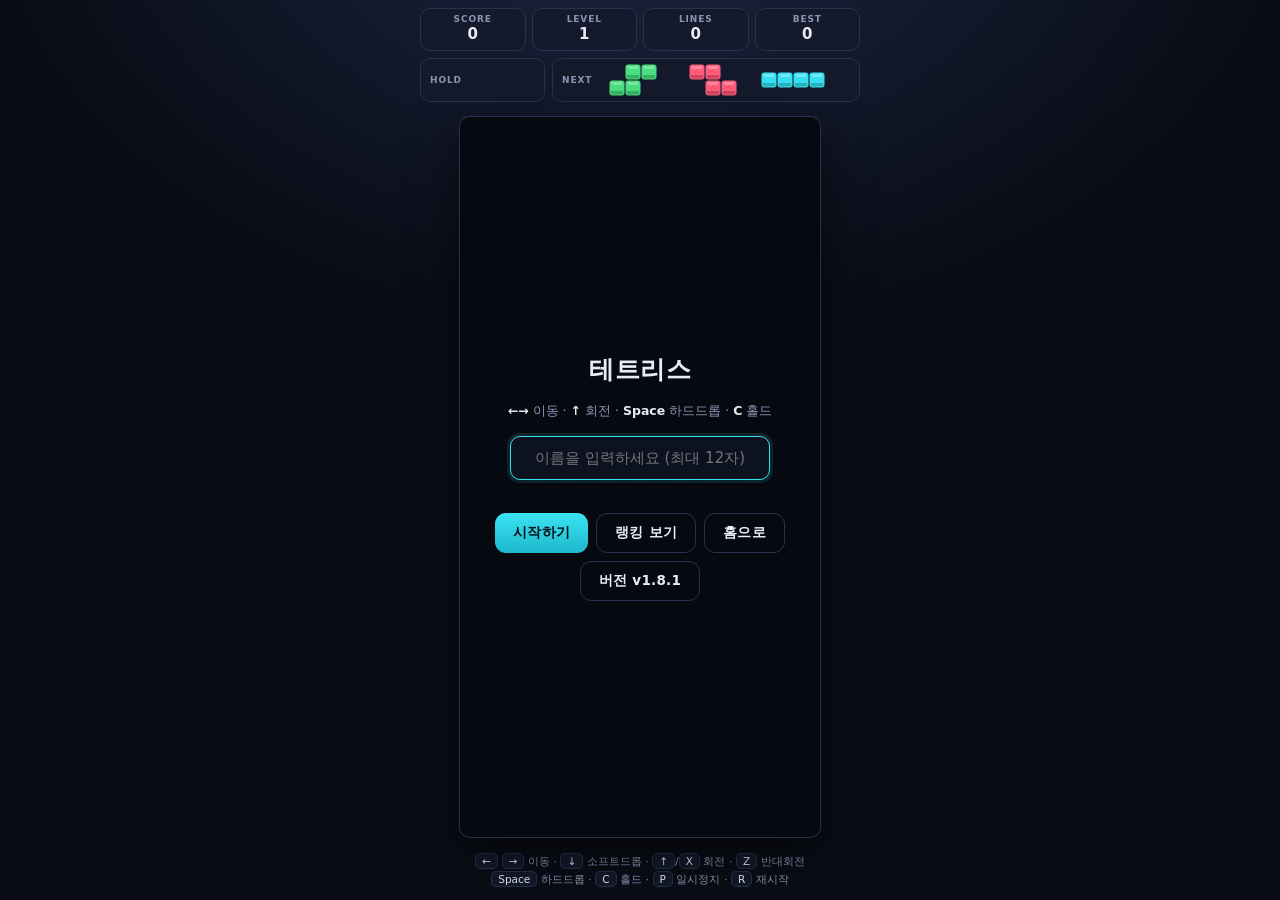
<file: games/tetris/index.html>
<!DOCTYPE html>
<html lang="ko">
<head>
<meta charset="utf-8">
<meta name="viewport" content="width=device-width,initial-scale=1,viewport-fit=cover,maximum-scale=1,user-scalable=no">
<meta name="theme-color" content="#0a0d16">
<meta name="description" content="브라우저에서 바로 즐기는 테트리스. 설치 없이 링크만 열면 시작.">
<meta property="og:title" content="테트리스">
<meta property="og:description" content="링크만 열면 바로 시작하는 테트리스">
<meta property="og:type" content="website">
<title>테트리스</title>
<style>
*{box-sizing:border-box;margin:0;padding:0}
:root{
  --bg:#0a0d16;--panel:#141a2b;--panel2:#1b2338;--line:#28324f;
  --text:#e8ecf7;--muted:#8b95b3;--accent:#37e0f0;
}
html,body{height:100%;overscroll-behavior:none}
body{
  background:#0a0d16;
  background-image:radial-gradient(1000px 700px at 50% -15%,#1c2745 0%,rgba(10,13,22,0) 65%);
  color:var(--text);
  font-family:-apple-system,BlinkMacSystemFont,"Apple SD Gothic Neo",Pretendard,"Noto Sans KR",system-ui,sans-serif;
  display:flex;align-items:center;justify-content:center;
  overflow:hidden;touch-action:none;
  -webkit-user-select:none;user-select:none;-webkit-tap-highlight-color:transparent;
}
#stage{
  height:100vh;height:100dvh;width:100%;max-width:460px;
  display:flex;flex-direction:column;gap:7px;
  padding:calc(8px + env(safe-area-inset-top)) 10px calc(10px + env(safe-area-inset-bottom));
}
#stats{display:flex;gap:6px}
.stat{flex:1;background:var(--panel);border:1px solid var(--line);border-radius:10px;padding:5px 4px;text-align:center;min-width:0}
.stat span{display:block;font-size:9px;letter-spacing:.1em;color:var(--muted);font-weight:600}
.stat b{font-size:15px;font-weight:700;font-variant-numeric:tabular-nums;line-height:1.3}
#trays{display:flex;gap:7px}
.tray{background:var(--panel);border:1px solid var(--line);border-radius:10px;padding:5px 9px;display:flex;align-items:center;gap:9px}
#nextTray{flex:1}
.tray h3{font-size:9px;letter-spacing:.1em;color:var(--muted);font-weight:700}
canvas{display:block}
#boardWrap{flex:1;min-height:0;display:flex;align-items:center;justify-content:center;position:relative}
#boardBox{position:relative}
#board{border-radius:10px;background:#070a11;box-shadow:0 0 0 1px var(--line),0 18px 50px rgba(0,0,0,.55)}
#msg{position:absolute;left:0;right:0;top:34%;text-align:center;font-size:22px;font-weight:800;
  letter-spacing:.06em;color:var(--accent);text-shadow:0 0 18px rgba(55,224,240,.5);
  opacity:0;transition:opacity .25s;pointer-events:none}
#msg.on{opacity:1}
#overlay{position:absolute;inset:0;display:none;flex-direction:column;align-items:center;justify-content:center;
  gap:14px;padding:22px;text-align:center;border-radius:10px;
  background:rgba(7,10,17,.9);-webkit-backdrop-filter:blur(6px);backdrop-filter:blur(6px)}
#overlay.show{display:flex}
#overlay h1{font-size:25px;font-weight:800;letter-spacing:.02em}
#overlay p{font-size:12.5px;line-height:1.75;color:var(--muted)}
#overlay p b{color:var(--text)}
.btn{background:linear-gradient(180deg,#3ae3f3,#1eb8cc);color:#04121a;border:0;border-radius:11px;
  padding:12px 30px;font-size:15px;font-weight:800;font-family:inherit;cursor:pointer;letter-spacing:.02em}
.btn:active{transform:translateY(1px)}
#pad{display:none;grid-template-columns:repeat(3,1fr);gap:7px}
body.touch #pad{display:grid}
.key{background:var(--panel);border:1px solid var(--line);border-radius:12px;color:var(--text);
  height:50px;display:flex;flex-direction:column;align-items:center;justify-content:center;gap:1px;
  font-size:19px;font-family:inherit;cursor:pointer}
.key small{font-size:8.5px;letter-spacing:.08em;color:var(--muted);font-weight:700}
.key:active{background:var(--panel2);border-color:var(--accent)}
#hint{display:none;font-size:11px;line-height:1.7;color:var(--muted);text-align:center}
body:not(.touch) #hint{display:block}
#hint kbd{background:var(--panel);border:1px solid var(--line);border-radius:5px;padding:1px 6px;
  font-family:inherit;font-size:10.5px;color:var(--text)}
.btnRow{display:flex;gap:8px;flex-wrap:wrap;justify-content:center}
.btn.ghost{background:transparent;color:var(--text);border:1px solid var(--line);padding:11px 18px;font-weight:700}
.btn.ghost:hover{border-color:var(--accent)}
.btn.sm{padding:10px 18px;font-size:13.5px}
#rankBoard{--rk-hi:var(--accent);--rk-line:var(--line);--rk-dim:var(--muted);--rk-me:var(--accent)}
a.btn{text-decoration:none;display:inline-flex;align-items:center;justify-content:center}
.sheet{position:fixed;inset:0;z-index:30;display:none;align-items:center;justify-content:center;
  padding:calc(14px + env(safe-area-inset-top)) 14px calc(14px + env(safe-area-inset-bottom));
  background:rgba(4,7,13,.82);-webkit-backdrop-filter:blur(8px);backdrop-filter:blur(8px)}
.sheet.show{display:flex}
.card{width:100%;max-width:420px;max-height:100%;display:flex;flex-direction:column;gap:12px;
  background:var(--panel);border:1px solid var(--line);border-radius:16px;padding:16px 16px 18px;
  box-shadow:0 24px 70px rgba(0,0,0,.6)}
.cardHead{display:flex;align-items:center;justify-content:space-between;gap:10px}
.cardHead h2{font-size:17px;font-weight:800;letter-spacing:.01em}
.x{background:transparent;border:1px solid var(--line);color:var(--muted);border-radius:9px;
  width:30px;height:30px;font-size:13px;font-family:inherit;cursor:pointer;flex:none}
.x:hover{color:var(--text);border-color:var(--accent)}
.status{font-size:11px;color:var(--muted);line-height:1.6}
.status.warn{color:#ffc46b}
.scoreLine{font-size:12.5px;color:var(--muted);line-height:1.8}
.scoreLine b{color:var(--text);font-size:19px;font-variant-numeric:tabular-nums}
#ovNameInput{width:100%;max-width:260px;background:#0d1220;border:1px solid var(--line);border-radius:10px;
  padding:12px 13px;color:var(--text);font-family:inherit;font-size:15px;outline:none;text-align:center}
#ovNameInput:focus{border-color:var(--accent);box-shadow:0 0 0 3px rgba(55,224,240,.12)}
#ovName{display:flex;flex-direction:column;align-items:center;gap:4px;width:100%}
.lnk{background:none;border:0;padding:0;color:var(--accent);font:inherit;font-size:11px;cursor:pointer;text-decoration:underline}
.rkNote{color:var(--accent)}
.err{font-size:11.5px;color:#ff8ba0;min-height:15px;line-height:1.5}
/* --- 부활 퀴즈 --- */
.btn.revive{background:linear-gradient(180deg,#ffd98a,#f0ab3c);color:#241703}
.quizKo{font-size:13px;color:var(--muted);line-height:1.7;word-break:keep-all}
.quizEn{font-size:15.5px;line-height:1.9;font-weight:600;word-break:keep-all}
.quizEn .blank{display:inline-block;min-width:72px;padding:0 6px;border-bottom:2px solid var(--accent);
  color:var(--accent);text-align:center;font-weight:800}
.choices{display:grid;grid-template-columns:1fr 1fr;gap:8px}
.choice{background:var(--panel2);border:1px solid var(--line);color:var(--text);border-radius:11px;
  padding:13px 8px;font-size:14.5px;font-weight:700;font-family:inherit;cursor:pointer;line-height:1.35}
.choice:active{transform:translateY(1px)}
.choice:disabled{cursor:default;opacity:.45}
.choice.ok{background:rgba(55,224,240,.16);border-color:var(--accent);color:var(--accent);opacity:1}
.choice.no{background:rgba(255,139,160,.13);border-color:#ff8ba0;color:#ff8ba0;opacity:1}
.quizRes{font-size:12.5px;line-height:1.7;min-height:18px}
.quizRes.ok{color:var(--accent);font-weight:700}
.quizRes.no{color:#ff8ba0}
.quizKo .hl{color:var(--text);font-weight:800;font-size:14.5px}
/* --- 버전 정보 --- */
.verNow{font-size:12.5px;color:var(--muted);line-height:1.8}
.verNow b{color:var(--accent);font-size:21px;font-weight:800;font-variant-numeric:tabular-nums}
.verList{list-style:none;margin:0;padding:0;overflow-y:auto;touch-action:pan-y;
  -webkit-overflow-scrolling:touch;max-height:54vh;display:flex;flex-direction:column;gap:8px}
.verList>li{background:var(--panel2);border:1px solid var(--line);border-radius:10px;padding:10px 12px}
.verList>li.cur{border-color:var(--accent);background:rgba(55,224,240,.07)}
.verHead{display:flex;align-items:center;gap:7px;margin-bottom:4px}
.verHead b{font-size:13.5px;font-weight:800;font-variant-numeric:tabular-nums}
.tag{font-size:9px;font-weight:800;letter-spacing:.08em;color:#04121a;background:var(--accent);
  border-radius:5px;padding:2px 6px}
.verItems p{font-size:12px;line-height:1.8;color:var(--muted);padding-left:11px;text-indent:-11px;
  word-break:keep-all}
</style>
</head>
<body>
<div id="stage">
  <div id="stats">
    <div class="stat"><span>SCORE</span><b id="uiScore">0</b></div>
    <div class="stat"><span>LEVEL</span><b id="uiLevel">1</b></div>
    <div class="stat"><span>LINES</span><b id="uiLines">0</b></div>
    <div class="stat"><span>BEST</span><b id="uiBest">0</b></div>
  </div>
  <div id="trays">
    <div class="tray"><h3>HOLD</h3><canvas id="holdCv"></canvas></div>
    <div class="tray" id="nextTray"><h3>NEXT</h3><canvas id="nextCv"></canvas></div>
  </div>
  <div id="boardWrap">
    <div id="boardBox">
      <canvas id="board"></canvas>
      <div id="msg"></div>
      <div id="overlay" class="show">
        <h1 id="ovTitle">테트리스</h1>
        <p id="ovText"></p>
        <div id="ovName" style="display:none">
          <input id="ovNameInput" type="text" maxlength="12" placeholder="이름을 입력하세요 (최대 12자)"
                 autocomplete="off" autocapitalize="off" spellcheck="false">
          <p class="err" id="ovNameErr"></p>
        </div>
        <p class="status" id="ovWho" style="display:none">플레이어 <b id="ovWhoName"></b> · <button type="button" class="lnk" id="ovRename">이름 바꾸기</button></p>
        <div class="btnRow">
          <button class="btn sm revive" id="ovRevive" style="display:none">부활 찬스</button>
          <button class="btn ghost sm" id="ovDecline" style="display:none">부활 안 함</button>
          <button class="btn sm" id="ovBtn">시작하기</button>
          <button class="btn ghost sm" id="ovQuit" style="display:none">게임 종료</button>
          <button class="btn ghost sm" id="ovRank">랭킹 보기</button>
          <a class="btn ghost sm" id="ovHome" href="../../index.html">홈으로</a>
          <button class="btn ghost sm" id="ovVer" style="display:none">버전 정보</button>
        </div>
      </div>
    </div>
  </div>
  <div id="pad">
    <button class="key" data-act="left">←<small>이동</small></button>
    <button class="key" data-act="rotate">↻<small>회전</small></button>
    <button class="key" data-act="right">→<small>이동</small></button>
    <button class="key" data-act="hold">⇄<small>홀드</small></button>
    <button class="key" data-act="soft">↓<small>내리기</small></button>
    <button class="key" data-act="hard">⤓<small>한번에</small></button>
  </div>
  <div class="sheet" id="rankSheet">
    <div class="card">
      <div class="cardHead"><h2>랭킹</h2><button class="x" id="rankClose" aria-label="닫기">✕</button></div>
      <div id="rankBoard"></div>
      <p class="status" id="rankNote">점수는 검증되지 않습니다 — 누구나 기록을 보낼 수 있습니다.<br>한 번 올린 기록은 수정·삭제할 수 없습니다.</p>
      <div class="btnRow"><button class="btn ghost sm" id="rankRefresh">새로고침</button></div>
    </div>
  </div>

  <div class="sheet" id="quizSheet">
    <div class="card">
      <div class="cardHead"><h2>부활 찬스 · 영어 문제</h2><button class="x" id="quizClose" aria-label="닫기">✕</button></div>
      <p class="status">빈칸에 알맞은 단어를 고르면 부활합니다. 기회는 한 판에 딱 한 번!</p>
      <p class="quizKo" id="quizKo"></p>
      <p class="quizEn" id="quizEn"></p>
      <div class="choices" id="quizChoices"></div>
      <p class="quizRes" id="quizRes"></p>
      <div class="btnRow" id="quizAfter" style="display:none">
        <button class="btn sm" id="quizDone">확인</button>
      </div>
    </div>
  </div>

  <div class="sheet" id="verSheet">
    <div class="card">
      <div class="cardHead"><h2>버전 정보</h2><button class="x" id="verClose" aria-label="닫기">✕</button></div>
      <p class="verNow">현재 버전 <b id="verNow">-</b></p>
      <ol class="verList" id="verList"></ol>
    </div>
  </div>

  <div id="hint">
    <kbd>←</kbd> <kbd>→</kbd> 이동 · <kbd>↓</kbd> 소프트드롭 · <kbd>↑</kbd>/<kbd>X</kbd> 회전 · <kbd>Z</kbd> 반대회전<br>
    <kbd>Space</kbd> 하드드롭 · <kbd>C</kbd> 홀드 · <kbd>P</kbd> 일시정지 · <kbd>R</kbd> 재시작
  </div>
</div>
<script src="../shared/ranking.js"></script>
<script>
(function(){
'use strict';

/* ---------- 상수 ---------- */
var COLS=10, ROWS=20, BUF=2, TOTAL=ROWS+BUF;
var LOCK_DELAY=500, MAX_LOCK_RESET=15, DAS=150, ARR=40, SOFT_INTERVAL=45, CLEAR_ANIM=170;

var COLORS={I:'#37e0f0',J:'#4a7bff',L:'#ff9f43',O:'#ffd93d',S:'#4ade80',T:'#b06bff',Z:'#ff5c7a'};
var TYPES=['I','J','L','O','S','T','Z'];
var SHAPES={
  I:[[0,0,0,0],[1,1,1,1],[0,0,0,0],[0,0,0,0]],
  J:[[1,0,0],[1,1,1],[0,0,0]],
  L:[[0,0,1],[1,1,1],[0,0,0]],
  O:[[1,1],[1,1]],
  S:[[0,1,1],[1,1,0],[0,0,0]],
  T:[[0,1,0],[1,1,1],[0,0,0]],
  Z:[[1,1,0],[0,1,1],[0,0,0]]
};
/* SRS 월킥 (화면 좌표: y는 아래가 +) */
var KICK_JLSTZ={
  '0>1':[[0,0],[-1,0],[-1,-1],[0,2],[-1,2]],
  '1>0':[[0,0],[1,0],[1,1],[0,-2],[1,-2]],
  '1>2':[[0,0],[1,0],[1,1],[0,-2],[1,-2]],
  '2>1':[[0,0],[-1,0],[-1,-1],[0,2],[-1,2]],
  '2>3':[[0,0],[1,0],[1,-1],[0,2],[1,2]],
  '3>2':[[0,0],[-1,0],[-1,1],[0,-2],[-1,-2]],
  '3>0':[[0,0],[-1,0],[-1,1],[0,-2],[-1,-2]],
  '0>3':[[0,0],[1,0],[1,-1],[0,2],[1,2]]
};
var KICK_I={
  '0>1':[[0,0],[-2,0],[1,0],[-2,1],[1,-2]],
  '1>0':[[0,0],[2,0],[-1,0],[2,-1],[-1,2]],
  '1>2':[[0,0],[-1,0],[2,0],[-1,-2],[2,1]],
  '2>1':[[0,0],[1,0],[-2,0],[1,2],[-2,-1]],
  '2>3':[[0,0],[2,0],[-1,0],[2,-1],[-1,2]],
  '3>2':[[0,0],[-2,0],[1,0],[-2,1],[1,-2]],
  '3>0':[[0,0],[1,0],[-2,0],[1,2],[-2,-1]],
  '0>3':[[0,0],[-1,0],[2,0],[-1,-2],[2,1]]
};
var GRAVITY=[1000,793,618,473,355,262,190,135,94,64,43,28,18,11,7,5];

/* ---------- DOM ---------- */
var cv=document.getElementById('board'), ctx=cv.getContext('2d');
var holdCv=document.getElementById('holdCv'), hctx=holdCv.getContext('2d');
var nextCv=document.getElementById('nextCv'), nctx=nextCv.getContext('2d');
var box=document.getElementById('boardBox'), wrap=document.getElementById('boardWrap');
var overlay=document.getElementById('overlay'), ovTitle=document.getElementById('ovTitle');
var ovText=document.getElementById('ovText'), ovBtn=document.getElementById('ovBtn');
var msgEl=document.getElementById('msg');
var uiScore=document.getElementById('uiScore'), uiLevel=document.getElementById('uiLevel');
var uiLines=document.getElementById('uiLines'), uiBest=document.getElementById('uiBest');
var ovRank=document.getElementById('ovRank');
var ovDecline=document.getElementById('ovDecline'), ovQuit=document.getElementById('ovQuit');
var ovHome=document.getElementById('ovHome');
var rankSheet=document.getElementById('rankSheet'), rankBoard=document.getElementById('rankBoard');
var ovName=document.getElementById('ovName'), ovNameInput=document.getElementById('ovNameInput');
var ovNameErr=document.getElementById('ovNameErr'), ovWho=document.getElementById('ovWho');
var ovWhoName=document.getElementById('ovWhoName'), ovRename=document.getElementById('ovRename');
var DPR=Math.min(window.devicePixelRatio||1,3);
var cell=24, mc=10;

/* ---------- 상태 ---------- */
var board, piece, holdType, canHold, queue;
var score, lines, level, combo, b2b, best=0;
var state='ready';
var dropTimer, lockTimer, lockResets, clearTimer, clearRows, lastRotate, lastKick;
var das={dir:0,timer:0,charged:false};
var softHeld=false, softTimer=0;

try{ best=parseInt(localStorage.getItem('tetris.best')||'0',10)||0; }catch(e){ best=0; }

/* ---------- 유틸 ---------- */
function makeBoard(){ var b=[],y,x; for(y=0;y<TOTAL;y++){ b.push([]); for(x=0;x<COLS;x++) b[y].push(null); } return b; }
function clone(m){ return m.map(function(r){ return r.slice(); }); }
function rotCW(m){ var n=m.length,r=[],y,x; for(y=0;y<n;y++){ r.push([]); for(x=0;x<n;x++) r[y].push(m[n-1-x][y]); } return r; }
function rotCCW(m){ var n=m.length,r=[],y,x; for(y=0;y<n;y++){ r.push([]); for(x=0;x<n;x++) r[y].push(m[x][n-1-y]); } return r; }

function refill(){
  var bag=TYPES.slice(), i, j, t;
  for(i=bag.length-1;i>0;i--){ j=Math.floor(Math.random()*(i+1)); t=bag[i]; bag[i]=bag[j]; bag[j]=t; }
  queue=queue.concat(bag);
}
function collide(m,px,py){
  var y,x,gx,gy;
  for(y=0;y<m.length;y++) for(x=0;x<m.length;x++){
    if(!m[y][x]) continue;
    gx=px+x; gy=py+y;
    if(gx<0||gx>=COLS||gy>=TOTAL) return true;
    if(gy>=0 && board[gy][gx]) return true;
  }
  return false;
}
function spawn(type){
  var m=clone(SHAPES[type]);
  piece={type:type,m:m,x:Math.floor((COLS-m.length)/2),y:0,r:0};
  lockTimer=0; lockResets=0; dropTimer=0; lastRotate=false; lastKick=0;
  if(collide(piece.m,piece.x,piece.y)){ gameOver(); return false; }
  var bb=bounds(m), shift=BUF-bb.miny;
  while(shift>0 && !collide(piece.m,piece.x,piece.y+1)){ piece.y++; shift--; }
  return true;
}
function nextPiece(){
  if(queue.length<7) refill();
  return spawn(queue.shift());
}
function grounded(){ return collide(piece.m,piece.x,piece.y+1); }
function touchGround(){ if(grounded() && lockResets<MAX_LOCK_RESET){ lockTimer=0; lockResets++; } }

/* ---------- 조작 ---------- */
function move(dir){
  if(state!=='playing'||!piece) return false;
  if(collide(piece.m,piece.x+dir,piece.y)) return false;
  piece.x+=dir; lastRotate=false; touchGround(); return true;
}
function rotate(cwFlag){
  if(state!=='playing'||!piece) return false;
  if(piece.type==='O'){ return false; }
  var nm=cwFlag?rotCW(piece.m):rotCCW(piece.m);
  var nr=(piece.r+(cwFlag?1:3))%4;
  var table=(piece.type==='I')?KICK_I:KICK_JLSTZ;
  var tests=table[piece.r+'>'+nr]||[[0,0]];
  for(var i=0;i<tests.length;i++){
    var nx=piece.x+tests[i][0], ny=piece.y+tests[i][1];
    if(!collide(nm,nx,ny)){
      piece.m=nm; piece.x=nx; piece.y=ny; piece.r=nr;
      lastRotate=true; lastKick=i; touchGround(); return true;
    }
  }
  return false;
}
function stepDown(){
  if(collide(piece.m,piece.x,piece.y+1)) return false;
  piece.y++; lastRotate=false; return true;
}
function hardDrop(){
  if(state!=='playing'||!piece) return;
  var n=0;
  while(stepDown()) n++;
  score+=n*2;
  lockPiece();
}
function hold(){
  if(state!=='playing'||!piece||!canHold) return;
  var cur=piece.type;
  canHold=false;
  if(holdType===null){ holdType=cur; nextPiece(); }
  else { var h=holdType; holdType=cur; spawn(h); }
  drawTrays();
}

/* ---------- 고정 · 라인 처리 ---------- */
function occ(gx,gy){
  if(gx<0||gx>=COLS||gy>=TOTAL) return 1;
  if(gy<0) return 0;
  return board[gy][gx]?1:0;
}
var pending=null;
function lockPiece(){
  if(!piece) return;
  var tspin=false, tmini=false, y, x, gx, gy, allAbove=true;
  if(piece.type==='T' && lastRotate){
    var cx=piece.x+1, cy=piece.y+1;
    var c=[occ(cx-1,cy-1),occ(cx+1,cy-1),occ(cx-1,cy+1),occ(cx+1,cy+1)];
    if(c[0]+c[1]+c[2]+c[3]>=3){
      tspin=true;
      var f = piece.r===0?[c[0],c[1]] : piece.r===1?[c[1],c[3]] : piece.r===2?[c[2],c[3]] : [c[0],c[2]];
      if(!(f[0]&&f[1]) && lastKick<4) tmini=true;
    }
  }
  for(y=0;y<piece.m.length;y++) for(x=0;x<piece.m.length;x++){
    if(!piece.m[y][x]) continue;
    gx=piece.x+x; gy=piece.y+y;
    if(gy<0) continue;
    board[gy][gx]=piece.type;
    if(gy>=BUF) allAbove=false;
  }
  piece=null; softHeld=false;
  if(allAbove){ gameOver(); return; }

  var rows=[];
  for(y=0;y<TOTAL;y++){
    var full=true;
    for(x=0;x<COLS;x++) if(!board[y][x]){ full=false; break; }
    if(full) rows.push(y);
  }
  if(rows.length){
    pending={rows:rows,tspin:tspin,tmini:tmini};
    clearRows=rows; clearTimer=0; state='clearing';
  } else {
    applyScore(0,tspin,tmini);
    canHold=true; updateUI();
    if(!nextPiece()) return;
  }
}
function finishClear(){
  var p=pending; pending=null; clearRows=null;
  var kept=[], y;
  for(y=0;y<TOTAL;y++) if(p.rows.indexOf(y)<0) kept.push(board[y]);
  while(kept.length<TOTAL){ var row=[],x; for(x=0;x<COLS;x++) row.push(null); kept.unshift(row); }
  board=kept;
  applyScore(p.rows.length,p.tspin,p.tmini);
  lines+=p.rows.length;
  level=Math.min(16,Math.floor(lines/10)+1);
  canHold=true; state='playing'; updateUI();
  nextPiece();
}
function applyScore(n,tspin,tmini){
  var pts=0, name='';
  if(tspin){
    pts = tmini ? [100,200,400,400][n] : [400,800,1200,1600][n];
    name = n>0 ? ('T-SPIN '+['','SINGLE','DOUBLE','TRIPLE'][n]) : 'T-SPIN';
  } else {
    pts=[0,100,300,500,800][n];
    if(n===4) name='TETRIS!';
  }
  var hard=(n===4)||(tspin&&n>0);
  if(hard){ if(b2b){ pts=Math.floor(pts*1.5); name='B2B '+name; } b2b=true; }
  else if(n>0){ b2b=false; }
  if(n>0){
    combo++;
    if(combo>0){ pts+=50*combo; if(combo>=2) name=(name?name+' · ':'')+(combo+1)+' COMBO'; }
  } else combo=-1;
  score+=pts*level;
  if(name) showMsg(name);
}
var overInfo='';   /* 부활 안내 문구를 뺀 결과 요약. 부활 포기 시 이 문구로 되돌린다 */
/* quit=true 는 일시정지 화면에서 자진 종료한 경우 (부활 기회 없이 바로 결과) */
function gameOver(quit){
  state='over'; piece=null; softHeld=false; das.dir=0;
  if(quit) reviveUsed=true;
  if(score>best){ best=score; try{ localStorage.setItem('tetris.best',String(best)); }catch(e){} }
  updateUI();
  overInfo='점수 <b>'+score.toLocaleString()+'</b> · 라인 <b>'+lines+'</b><br>최고 기록 <b>'+best.toLocaleString()+'</b>';
  var info=overInfo;
  if(!reviveUsed){
    /* 첫 게임오버: 부활 여부를 먼저 묻는다. 랭킹 등록은 부활을 포기(또는 실패)한 뒤에 열린다.
       한 판에 등록 → 부활 → 재사망 → 재등록 으로 두 번 올라가던 문제를 막는다. */
    showOverlay('GAME OVER', info+'<br>영어 문제를 맞히면 한 번 살아날 수 있어요.', '다시 하기');
    ovRevive.style.display='';
    ovDecline.style.display='';
  } else {
    showOverlay(quit?'게임 종료':'GAME OVER', info, '다시 하기');
    refreshNameUI();
    finalizeRun();          /* 부활 여지가 없으니 여기서 판이 끝난다 */
  }
}

/* ---------- 렌더링 ---------- */
function rr(g,x,y,w,h,r){
  r=Math.min(r,w/2,h/2);
  g.beginPath(); g.moveTo(x+r,y);
  g.arcTo(x+w,y,x+w,y+h,r); g.arcTo(x+w,y+h,x,y+h,r);
  g.arcTo(x,y+h,x,y,r); g.arcTo(x,y,x+w,y,r); g.closePath();
}
function block(g,px,py,s,color,ghost){
  var r=Math.max(2,s*0.18);
  if(ghost){
    g.globalAlpha=0.32; g.strokeStyle=color; g.lineWidth=Math.max(1.5,s*0.10);
    rr(g,px+s*0.14,py+s*0.14,s*0.72,s*0.72,r*0.7); g.stroke(); g.globalAlpha=1; return;
  }
  g.fillStyle=color; rr(g,px+0.5,py+0.5,s-1,s-1,r); g.fill();
  g.fillStyle='rgba(255,255,255,.28)'; rr(g,px+s*0.16,py+s*0.13,s*0.68,s*0.19,r*0.5); g.fill();
  g.fillStyle='rgba(0,0,0,.20)'; rr(g,px+s*0.10,py+s*0.68,s*0.80,s*0.22,r*0.5); g.fill();
}
function bounds(m){
  var minx=99,maxx=-1,miny=99,maxy=-1,y,x;
  for(y=0;y<m.length;y++) for(x=0;x<m.length;x++) if(m[y][x]){
    if(x<minx)minx=x; if(x>maxx)maxx=x; if(y<miny)miny=y; if(y>maxy)maxy=y;
  }
  return {minx:minx,maxx:maxx,miny:miny,maxy:maxy};
}
var BOUNDS={};
function shapeBounds(type){ return BOUNDS[type]||(BOUNDS[type]=bounds(SHAPES[type])); }
function drawMini(g,type,ox,oy,bw,bh){
  if(!type) return;
  var m=SHAPES[type], b=shapeBounds(type);
  var w=(b.maxx-b.minx+1), h=(b.maxy-b.miny+1);
  var sx=ox+(bw-w*mc)/2, sy=oy+(bh-h*mc)/2, y, x;
  for(y=b.miny;y<=b.maxy;y++) for(x=b.minx;x<=b.maxx;x++) if(m[y][x])
    block(g,sx+(x-b.minx)*mc,sy+(y-b.miny)*mc,mc,COLORS[type],false);
}
function sizeMini(c,g,w,h){
  c.style.width=w+'px'; c.style.height=h+'px';
  c.width=Math.round(w*DPR); c.height=Math.round(h*DPR);
  g.setTransform(DPR,0,0,DPR,0,0);
}
function drawTrays(){
  hctx.clearRect(0,0,4*mc,2*mc);
  if(holdType){
    if(!canHold) hctx.globalAlpha=0.35;
    drawMini(hctx,holdType,0,0,4*mc,2*mc);
    hctx.globalAlpha=1;
  }
  var nw=4*mc, gap=mc, i;
  nctx.clearRect(0,0,3*nw+2*gap,2*mc);
  for(i=0;i<3;i++) if(queue[i]) drawMini(nctx,queue[i],i*(nw+gap),0,nw,2*mc);
}
function fit(){
  var w=wrap.clientWidth, h=wrap.clientHeight;
  if(w<=0||h<=0) return;
  cell=Math.max(8,Math.floor(Math.min(w/COLS,h/ROWS)));
  var bw=cell*COLS, bh=cell*ROWS;
  box.style.width=bw+'px'; box.style.height=bh+'px';
  cv.style.width=bw+'px'; cv.style.height=bh+'px';
  cv.width=Math.round(bw*DPR); cv.height=Math.round(bh*DPR);
  ctx.setTransform(DPR,0,0,DPR,0,0);
  mc=Math.max(7,Math.min(16,Math.round(cell*0.44)));
  sizeMini(holdCv,hctx,4*mc,2*mc);
  sizeMini(nextCv,nctx,3*(4*mc)+2*mc,2*mc);
  invalidate();   /* 캔버스 리사이즈로 내용이 지워졌다 */
  drawTrays();
}
var fitting=false;
function fitAll(){
  if(fitting) return;
  fitting=true;
  for(var i=0;i<6;i++){ var prev=cell; fit(); if(cell===prev && i>0) break; }
  fitting=false;
}
function draw(){
  var w=COLS*cell, h=ROWS*cell, x, y;
  ctx.clearRect(0,0,w,h);
  ctx.strokeStyle='rgba(255,255,255,.05)'; ctx.lineWidth=1;
  ctx.beginPath();
  for(x=1;x<COLS;x++){ ctx.moveTo(x*cell+.5,0); ctx.lineTo(x*cell+.5,h); }
  for(y=1;y<ROWS;y++){ ctx.moveTo(0,y*cell+.5); ctx.lineTo(w,y*cell+.5); }
  ctx.stroke();

  for(y=BUF;y<TOTAL;y++) for(x=0;x<COLS;x++)
    if(board[y][x]) block(ctx,x*cell,(y-BUF)*cell,cell,COLORS[board[y][x]],false);

  if(state==='clearing'&&clearRows){
    var a=0.85*(1-clearTimer/CLEAR_ANIM);
    ctx.fillStyle='rgba(255,255,255,'+a.toFixed(3)+')';
    for(var i=0;i<clearRows.length;i++) ctx.fillRect(0,(clearRows[i]-BUF)*cell,w,cell);
  }
  if(piece){
    var gy=piece.y;
    while(!collide(piece.m,piece.x,gy+1)) gy++;
    var m=piece.m, col=COLORS[piece.type];
    for(y=0;y<m.length;y++) for(x=0;x<m.length;x++) if(m[y][x]){
      if(gy+y>=BUF) block(ctx,(piece.x+x)*cell,(gy+y-BUF)*cell,cell,col,true);
    }
    for(y=0;y<m.length;y++) for(x=0;x<m.length;x++) if(m[y][x]){
      if(piece.y+y>=BUF) block(ctx,(piece.x+x)*cell,(piece.y+y-BUF)*cell,cell,col,false);
    }
  }
}

/* ---------- UI ---------- */
/* 매 프레임 호출되므로 바뀐 값만 쓴다. toLocaleString()과 DOM 쓰기를 아낀다 */
var uiPrev={s:-1,l:-1,n:-1,b:-1};
function updateUI(){
  if(score!==uiPrev.s){ uiPrev.s=score; uiScore.textContent=score.toLocaleString(); }
  if(level!==uiPrev.l){ uiPrev.l=level; uiLevel.textContent=level; }
  if(lines!==uiPrev.n){ uiPrev.n=lines; uiLines.textContent=lines; }
  if(best!==uiPrev.b){ uiPrev.b=best; uiBest.textContent=best.toLocaleString(); }
}
var msgTimer=null;
function showMsg(t){
  msgEl.textContent=t; msgEl.classList.add('on');
  clearTimeout(msgTimer);
  msgTimer=setTimeout(function(){ msgEl.classList.remove('on'); },850);
}
function showOverlay(title,text,btn){
  ovTitle.textContent=title; ovText.innerHTML=text; ovBtn.textContent=btn;
  ovName.style.display='none'; ovWho.style.display='none';
  ovRevive.style.display='none'; ovVer.style.display='none';
  ovDecline.style.display='none'; ovQuit.style.display='none';
  ovHome.style.display='';
  overlay.classList.add('show');
}
function hideOverlay(){ overlay.classList.remove('show'); }

/* ---------- 게임 시작/정지 ---------- */
function reset(){
  board=makeBoard(); queue=[]; refill();
  score=0; lines=0; level=1; combo=-1; b2b=false;
  holdType=null; canHold=true; piece=null; pending=null; clearRows=null;
  dropTimer=0; lockTimer=0; lockResets=0; clearTimer=0;
  das.dir=0; softHeld=false;
  reviveUsed=false;
  updateUI(); drawTrays();
}
function start(){ reset(); state='playing'; nextPiece(); drawTrays(); hideOverlay(); }
var quitArmed=false;
function disarmQuit(){ quitArmed=false; ovQuit.textContent='게임 종료'; }
function togglePause(){
  if(state==='playing'){
    state='paused'; das.dir=0; softHeld=false;
    showOverlay('일시정지','잠깐 쉬어가세요','계속하기');
    ovVer.style.display=''; ovQuit.style.display=''; ovHome.style.display='none'; disarmQuit();
  }
  else if(state==='paused'){ state='playing'; disarmQuit(); hideOverlay(); }
}
/* 실수로 판을 날리지 않도록 두 번 눌러야 종료된다 */
function quitGame(){
  if(state!=='paused') return;
  if(!quitArmed){ quitArmed=true; ovQuit.textContent='정말 종료할까요?'; return; }
  disarmQuit();
  gameOver(true);
}
ovQuit.addEventListener('click',quitGame);
ovBtn.addEventListener('click',function(){
  if(state==='paused'){ state='playing'; hideOverlay(); } else tryStart();
});

/* ---------- 입력 ---------- */
function act(a,down){
  if(a==='left'||a==='right'){
    var d=(a==='left')?-1:1;
    if(down){ das.dir=d; das.timer=0; das.charged=false; move(d); }
    else if(das.dir===d) das.dir=0;
    return;
  }
  if(a==='soft'){ softHeld=down; softTimer=SOFT_INTERVAL; return; }
  if(!down) return;
  if(a==='rotate') rotate(true);
  else if(a==='rotateCCW') rotate(false);
  else if(a==='hard') hardDrop();
  else if(a==='hold') hold();
  else if(a==='pause') togglePause();
  else if(a==='restart') start();
}
var KEYMAP={ArrowLeft:'left',ArrowRight:'right',ArrowDown:'soft',ArrowUp:'rotate',KeyX:'rotate',
  KeyZ:'rotateCCW',ControlLeft:'rotateCCW',ControlRight:'rotateCCW',Space:'hard',
  KeyC:'hold',ShiftLeft:'hold',ShiftRight:'hold',KeyP:'pause',Escape:'pause',KeyR:'restart'};
var held={};
window.addEventListener('keydown',function(e){
  var t=e.target;
  if(t&&(t.tagName==='INPUT'||t.tagName==='TEXTAREA')){   /* 이름 입력 중 */
    if(e.key==='Enter'){ e.preventDefault(); tryStart(); }
    return;
  }
  if(sheetOpen()){ if(e.code==='Escape') closeSheets(); return; }
  var a=KEYMAP[e.code];
  if(!a) return;
  e.preventDefault();
  if(held[e.code]) return;
  held[e.code]=true;
  if(state==='ready'||state==='over'){ if(a==='hard'||a==='restart'){ tryStart(); } return; }
  act(a,true);
},{passive:false});
window.addEventListener('keyup',function(e){
  var a=KEYMAP[e.code];
  if(!a) return;
  held[e.code]=false;
  act(a,false);
});

/* 터치 버튼 */
Array.prototype.forEach.call(document.querySelectorAll('#pad .key'),function(btn){
  var a=btn.getAttribute('data-act');
  function on(e){ e.preventDefault(); act(a,true); }
  function off(e){ e.preventDefault(); act(a,false); }
  btn.addEventListener('pointerdown',on);
  btn.addEventListener('pointerup',off);
  btn.addEventListener('pointercancel',off);
  btn.addEventListener('pointerleave',off);
  btn.addEventListener('contextmenu',function(e){ e.preventDefault(); });
});

/* 보드 제스처: 좌우 드래그=이동, 아래 드래그=소프트드롭, 탭=회전 */
var g={on:false,lx:0,ly:0,moved:false,t0:0};
box.addEventListener('pointerdown',function(e){
  if(state!=='playing') return;
  g.on=true; g.lx=e.clientX; g.ly=e.clientY; g.moved=false; g.t0=Date.now();
  try{ box.setPointerCapture(e.pointerId); }catch(err){}
});
box.addEventListener('pointermove',function(e){
  if(!g.on||state!=='playing'||!piece) return;
  var th=Math.max(15,cell*0.8), dx, dy, d;
  dx=e.clientX-g.lx;
  while(Math.abs(dx)>=th){ d=dx>0?1:-1; move(d); g.lx+=d*th; g.moved=true; dx=e.clientX-g.lx; }
  dy=e.clientY-g.ly;
  while(dy>=th){ if(stepDown()){ score++; dropTimer=0; } g.ly+=th; g.moved=true; dy=e.clientY-g.ly; }
  if(Math.abs(e.clientY-g.ly)>th) g.ly=e.clientY;
});
function endGesture(e){
  if(!g.on) return;
  g.on=false;
  if(!g.moved && Date.now()-g.t0<320 && state==='playing') rotate(true);
  updateUI();
}
box.addEventListener('pointerup',endGesture);
box.addEventListener('pointercancel',endGesture);

/* ---------- 랭킹 ---------- */
/* 등재·조회는 공용 모듈(window.RANK, ../shared/ranking.js)이 담당한다.
   아래 LEGACY 는 공용 모듈 이전에 쓰던 옛 경로 /scores 를 **읽기 전용**으로만 남긴 것이다.
   규칙이 기록의 삭제·수정을 막고 있어(그게 남의 기록을 지키는 방법이다) 옛 기록을
   새 경로로 옮길 수 없다. 그래서 명예의 전당에 합쳐서 보여준다.
   ⚠ 이름을 RANK 로 두면 안 된다 — 이 파일 전체가 IIFE 라 전역 window.RANK 를 가려서
      공용 submit 대신 이 객체가 조용히 불린다. */
var LEGACY={
  url:'https://tetris260827-30fe0-default-rtdb.asia-southeast1.firebasedatabase.app',
  path:'scores',
  shared:function(){ return !!LEGACY.url; },
  base:function(){ return LEGACY.url.replace(/\/+$/,'')+'/'+LEGACY.path+'.json'; }
};
/* 옛 기록을 공용 모듈의 toList 와 같은 모양으로 돌려준다. 실패하면 빈 배열 —
   옛 기록 때문에 순위판 전체가 죽으면 손해가 크다(공용 board 쪽에서도 한 번 더 막는다). */
function legacyAll(){
  if(!LEGACY.shared()) return Promise.resolve([]);
  return fetch(LEGACY.base()).then(function(r){
    if(!r.ok) throw new Error('HTTP '+r.status);
    return r.json();
  }).then(function(o){
    var out=[],k,v;
    for(k in o){
      v=o[k];
      if(!v||typeof v.score!=='number') continue;
      out.push({id:k,name:v.name,score:v.score,ts:v.ts,raw:v});
    }
    return out;
  })['catch'](function(){ return []; });
}

function lsGet(k,d){ try{ var v=localStorage.getItem(k); return v?JSON.parse(v):d; }catch(e){ return d; } }
function lsSet(k,v){ try{ localStorage.setItem(k,JSON.stringify(v)); }catch(e){} }

/* ---------- 플레이어 이름 ---------- */
/* 등재가 자동이라 게임이 끝난 뒤에 이름을 물을 자리가 없다. 그래서 시작 전에 받는다.
   이름은 공용 모듈이 보관하고 게임끼리 공유한다. */
function playerName(){ return (window.RANK && window.RANK.name && window.RANK.name()) || ''; }
function nameEditing(){ return ovName.style.display!=='none'; }
function focusName(){ setTimeout(function(){ try{ ovNameInput.focus(); ovNameInput.select(); }catch(e){} },80); }
function refreshNameUI(){
  var who=playerName();
  ovWhoName.textContent=who;
  ovWho.style.display  = who ? '' : 'none';
  ovName.style.display = who ? 'none' : '';
  if(!who){ ovNameErr.textContent=''; ovNameInput.value=''; focusName(); }
}
/* 검사·저장 모두 공용 모듈에 맡긴다. 게임마다 기준이 다르면 같은 사람이
   순위표에서 여러 줄로 갈라진다. */
function saveName(){
  var c=window.RANK.setName(ovNameInput.value);
  if(!c||!c.ok){ ovNameErr.textContent=(c&&c.error)||'이름을 저장하지 못했습니다.'; focusName(); return false; }
  ovNameErr.textContent='';
  refreshNameUI();
  return true;
}
function tryStart(){
  if(nameEditing() && !saveName()) return;   /* 이름을 받기 전에는 시작하지 않는다 */
  if(!playerName()) return;
  start();
}
ovRename.addEventListener('click',function(){
  ovWho.style.display='none'; ovName.style.display='';
  ovNameInput.value=playerName(); ovNameErr.textContent='';
  focusName();
});

/* ---------- 판 종료 시 자동 등재 ---------- */
/* 공용 모듈이 자기 기록(오늘·이번 주·역대)을 갱신했을 때만 실제로 보낸다.
   기록은 지울 수 없으므로 매판 무조건 보내면 한 사람이 순위표를 채운다. */
function finalizeRun(){
  if(!(window.RANK && window.RANK.autoSubmit)) return;
  window.RANK.autoSubmit('tetris', score, {extra:{level:level, lines:lines}})
    .then(function(r){
      if(r&&r.sent&&r.id) lsSet('tetris.rank.lastid',r.id);   /* 순위판에서 내 기록 강조용 */
      rankNote(r&&r.reason);
    })
    ['catch'](function(){ rankNote('순위에 올리지 못했습니다. 연결을 확인해주세요.'); });
}
function rankNote(msg){
  if(state!=='over'||!msg) return;           /* 그새 새 판을 시작했으면 덮어쓰지 않는다 */
  ovText.innerHTML=overInfo+'<br><span class="rkNote">'+msg+'</span>';
}

var rankApi=null;
function openRank(){
  rankSheet.classList.add('show');
  rankApi=window.RANK.board(rankBoard,'tetris',{
    n:20,
    extraAll:legacyAll,                          /* 옛 /scores 기록을 명예의 전당에 합친다 */
    me:lsGet('tetris.rank.lastid','')||undefined
  });
}
function reloadRank(){ if(rankApi) rankApi.reload(); else openRank(); }

function closeSheets(){ rankSheet.classList.remove('show'); quizSheet.classList.remove('show'); verSheet.classList.remove('show'); }
function sheetOpen(){ return rankSheet.classList.contains('show')||quizSheet.classList.contains('show')||verSheet.classList.contains('show'); }
ovRank.addEventListener('click',openRank);
document.getElementById('rankClose').addEventListener('click',closeSheets);
document.getElementById('rankRefresh').addEventListener('click',reloadRank);
rankSheet.addEventListener('click',function(e){ if(e.target===rankSheet) closeSheets(); });

/* ---------- 부활 (영어 빈칸 문제) ---------- */
/* 한 판에 딱 한 번. 정답이면 보드를 전부 비우고 점수·레벨을 유지한 채 이어서 진행. */
var QUIZ=[
 {k:'그 연구 결과는 우리의 가설을 뒷받침한다.',h:'뒷받침한다',e:'The findings ___ our hypothesis.',a:'support',d:['refuse','ignore','delay']},
 {k:'그는 자신의 실수를 인정할 만큼 겸손했다.',h:'인정할',e:'He was humble enough to ___ his mistake.',a:'admit',d:['deny','avoid','blame']},
 {k:'정부는 새로운 정책을 시행할 예정이다.',h:'시행할',e:'The government will ___ a new policy.',a:'implement',d:['postpone','criticize','inherit']},
 {k:'이 규칙에는 몇 가지 예외가 있다.',h:'예외',e:'There are a few ___ to this rule.',a:'exceptions',d:['obstacles','alternatives','instruments']},
 {k:'그녀의 주장은 꽤 설득력이 있었다.',h:'설득력',e:'Her argument was quite ___.',a:'convincing',d:['confusing','offensive','temporary']},
 {k:'우리는 자원을 효율적으로 배분해야 한다.',h:'배분해야',e:'We must ___ our resources efficiently.',a:'allocate',d:['abandon','exaggerate','imitate']},
 {k:'그 소문은 근거가 없는 것으로 드러났다.',h:'근거가 없는',e:'The rumor turned out to be ___.',a:'groundless',d:['priceless','countless','restless']},
 {k:'기후 변화는 전 세계적인 관심사이다.',h:'관심사',e:'Climate change is a global ___.',a:'concern',d:['reward','custom','portion']},
 {k:'그는 마감일을 맞추려고 무척 애썼다.',h:'마감일',e:'He struggled to meet the ___.',a:'deadline',d:['headline','guideline','outline']},
 {k:'이 앱은 사용자의 습관에 맞춰 적응한다.',h:'적응한다',e:'This app ___ to the user\u2019s habits.',a:'adapts',d:['adopts','admits','attends']},
 {k:'그 두 이론은 서로 모순된다.',h:'모순된다',e:'The two theories ___ each other.',a:'contradict',d:['complete','resemble','reinforce']},
 {k:'우리는 그 문제를 다양한 관점에서 봐야 한다.',h:'관점',e:'We should look at the issue from various ___.',a:'perspectives',d:['measures','procedures','quantities']},
 {k:'그의 성공은 꾸준한 노력 덕분으로 여겨진다.',h:'덕분으로 여겨진다',e:'His success is ___ to steady effort.',a:'attributed',d:['contributed','distributed','submitted']},
 {k:'그 계획을 실행하려면 상당한 비용이 든다.',h:'상당한',e:'Carrying out the plan involves ___ costs.',a:'considerable',d:['considerate','considering','considered']},
 {k:'그녀는 회의에 참석할 수 없다고 우리에게 알렸다.',h:'알렸다',e:'She ___ us that she couldn\u2019t attend the meeting.',a:'informed',d:['suggested','explained','described']},
 {k:'이 기계가 예전 모델을 대체했다.',h:'대체했다',e:'This machine ___ the old model.',a:'replaced',d:['repeated','repaired','reflected']},
 {k:'그 결정은 되돌릴 수 없다.',h:'되돌릴 수 없다',e:'The decision is ___.',a:'irreversible',d:['irrelevant','irritable','irregular']},
 {k:'많은 종이 멸종 위기에 처해 있다.',h:'멸종',e:'Many species are in danger of ___.',a:'extinction',d:['extension','exception','expansion']},
 {k:'그는 자신의 감정을 숨기려 애썼다.',h:'숨기려',e:'He tried to ___ his emotions.',a:'conceal',d:['reveal','release','resemble']},
 {k:'실험 결과는 예측과 일치했다.',h:'일치했다',e:'The results were ___ with the prediction.',a:'consistent',d:['content','constant','convenient']},
 {k:'그 회사는 환경 규제를 준수해야 한다.',h:'준수해야',e:'The company must ___ with environmental regulations.',a:'comply',d:['compete','complain','compare']},
 {k:'그녀는 그 제안을 단호히 거절했다.',h:'거절했다',e:'She firmly ___ the offer.',a:'rejected',d:['accepted','expected','respected']},
 {k:'이 문제는 즉각적인 조치를 요구한다.',h:'요구한다',e:'This problem ___ immediate action.',a:'requires',d:['acquires','inquires','resembles']},
 {k:'그의 설명은 너무 모호해서 이해할 수 없었다.',h:'모호해서',e:'His explanation was too ___ to understand.',a:'vague',d:['vivid','valid','brief']},
 {k:'우리는 다음 주까지 결정을 미루기로 했다.',h:'미루기로',e:'We decided to ___ the decision until next week.',a:'postpone',d:['propose','promote','pursue']},
 {k:'그 사고는 부주의 때문에 일어났다.',h:'부주의',e:'The accident was caused by ___.',a:'negligence',d:['intelligence','excellence','confidence']},
 {k:'새로운 증거가 그의 결백을 입증했다.',h:'입증했다',e:'New evidence ___ his innocence.',a:'proved',d:['proposed','provided','prevented']},
 {k:'그 나라는 심각한 경제 위기에 직면해 있다.',h:'직면해',e:'The country is ___ a severe economic crisis.',a:'facing',d:['fading','feeding','folding']},
 {k:'이 규정은 모든 직원에게 적용된다.',h:'적용된다',e:'This rule ___ to all employees.',a:'applies',d:['appeals','appears','approves']},
 {k:'그는 그 프로젝트에서 결정적인 역할을 했다.',h:'역할',e:'He played a crucial ___ in the project.',a:'role',d:['rule','roll','goal']}
];
var quizSheet=document.getElementById('quizSheet');
var quizKo=document.getElementById('quizKo'), quizEn=document.getElementById('quizEn');
var quizChoices=document.getElementById('quizChoices'), quizRes=document.getElementById('quizRes');
var quizAfter=document.getElementById('quizAfter'), quizDone=document.getElementById('quizDone');
var quizClose=document.getElementById('quizClose'), ovRevive=document.getElementById('ovRevive');
var reviveUsed=false, quizAnswered=false, quizCorrect=false, recentQ=[];

function shuffleArr(a){ var i,j,t; for(i=a.length-1;i>0;i--){ j=Math.floor(Math.random()*(i+1)); t=a[i]; a[i]=a[j]; a[j]=t; } return a; }
function pickQuiz(){
  var i=0, guard=0;
  do{ i=Math.floor(Math.random()*QUIZ.length); guard++; }while(recentQ.indexOf(i)>=0 && guard<60);
  recentQ.push(i); if(recentQ.length>10) recentQ.shift();
  return QUIZ[i];
}
function renderQuiz(q){
  quizKo.innerHTML='';
  var hi=q.h?q.k.indexOf(q.h):-1;
  if(hi<0){ quizKo.textContent=q.k; }
  else{
    var hs=document.createElement('span'); hs.className='hl'; hs.textContent=q.h;
    quizKo.appendChild(document.createTextNode(q.k.slice(0,hi)));
    quizKo.appendChild(hs);
    quizKo.appendChild(document.createTextNode(q.k.slice(hi+q.h.length)));
  }
  quizEn.innerHTML='';
  var parts=q.e.split('___');
  var blank=document.createElement('span');
  blank.className='blank'; blank.textContent='?';
  quizEn.appendChild(document.createTextNode(parts[0]));
  quizEn.appendChild(blank);
  quizEn.appendChild(document.createTextNode(parts[1]||''));
  quizChoices.innerHTML='';
  shuffleArr([q.a].concat(q.d)).forEach(function(w){
    var b=document.createElement('button');
    b.className='choice'; b.type='button'; b.textContent=w;
    b.addEventListener('click',function(){ answerQuiz(q,w,b,blank); });
    quizChoices.appendChild(b);
  });
  quizRes.className='quizRes'; quizRes.textContent='';
  quizAfter.style.display='none';
}
function openQuiz(){
  if(reviveUsed || state!=='over') return;
  quizAnswered=false; quizCorrect=false;
  renderQuiz(pickQuiz());
  quizSheet.classList.add('show');
}
function answerQuiz(q,w,btn,blank){
  if(quizAnswered) return;
  quizAnswered=true; reviveUsed=true;
  blank.textContent=w;
  Array.prototype.forEach.call(quizChoices.children,function(b){ b.disabled=true; });
  if(w===q.a){
    quizCorrect=true;
    btn.classList.add('ok');
    quizRes.className='quizRes ok';
    quizRes.textContent='정답! 보드를 전부 비우고 이어서 갑니다.';
    quizDone.textContent='이어서 하기';
  } else {
    btn.classList.add('no');
    Array.prototype.forEach.call(quizChoices.children,function(b){ if(b.textContent===q.a) b.classList.add('ok'); });
    quizRes.className='quizRes no';
    quizRes.textContent='아쉬워요. 정답은 “'+q.a+'” 입니다.';
    quizDone.textContent='확인';
  }
  quizAfter.style.display='';
  ovRevive.style.display='none'; ovDecline.style.display='none';
}
function closeQuiz(){ quizSheet.classList.remove('show'); }
function finishQuiz(){
  closeQuiz();
  if(quizCorrect){ quizCorrect=false; doRevive(); }
  else declineRevive();   /* 오답 → 부활 실패. 이제 랭킹 등록을 열어준다 */
}
function doRevive(){
  board=makeBoard();   /* 보드를 전부 비운다. 레벨은 그대로라 절반만 비우면 금방 다시 죽는다 */
  combo=-1; b2b=false; canHold=true;
  piece=null; pending=null; clearRows=null;
  dropTimer=0; lockTimer=0; lockResets=0; clearTimer=0;
  das.dir=0; softHeld=false;
  state='playing';
  hideOverlay();
  updateUI(); drawTrays();
  if(nextPiece()) showMsg('REVIVE!');
}
/* 부활 포기(또는 실패) → 이 판의 부활 기회를 닫고 랭킹 등록을 연다 */
function declineRevive(){
  if(state!=='over') return;
  reviveUsed=true;
  ovRevive.style.display='none';
  ovDecline.style.display='none';
  if(overInfo) ovText.innerHTML=overInfo;   /* 부활 안내 문구 제거 */
  refreshNameUI();
  finalizeRun();                            /* 부활을 포기·실패했으니 판이 끝났다 */
}
ovRevive.addEventListener('click',openQuiz);
ovDecline.addEventListener('click',declineRevive);
quizDone.addEventListener('click',finishQuiz);
quizClose.addEventListener('click',function(){ if(quizAnswered) finishQuiz(); else closeQuiz(); });
quizSheet.addEventListener('click',function(e){ if(e.target!==quizSheet) return; if(quizAnswered) finishQuiz(); else closeQuiz(); });

/* ---------- 버전 정보 ---------- */
var VERSION='1.8.1';
var CHANGELOG=[
 {v:'1.8.1',t:['이름 검사 기준을 전 게임 공통으로 통일 — 한 게임에서 막히는 이름은 다른 게임에서도 막힌다','12자를 넘으면 말없이 자르지 않고 알려준다']},
 {v:'1.8.0',t:['판이 끝나면 자동으로 순위에 올린다 — 등록 버튼이 없어졌다','자기 기록(오늘·이번 주·역대)을 갱신했을 때만 올라간다. 그래서 한 사람이 순위표를 채우지 않는다','이름은 시작 화면에서 한 번 정한다. 다른 게임과 공유되고 언제든 바꿀 수 있다']},
 {v:'1.7.0',t:['공용 랭킹 연동 — 명예의 전당(영구)·주간·일간 3종 랭킹','주간은 월요일 0시, 일간은 매일 0시(한국 시간)에 새 순위가 시작된다. 지난 기록은 지워지지 않는다','옛 기록은 옮길 수 없어(삭제·수정 불가) 명예의 전당에 합쳐서 보여준다','같은 이름은 그 기간의 최고 기록 한 줄만 표시']},
 {v:'1.6.0',t:['부활에 성공하면 보드를 전부 비운다 (기존에는 위쪽 절반만 비워, 낙하 속도가 그대로라 금방 다시 죽었다)']},
 {v:'1.5.1',t:['코드 최적화 — 화면이 바뀔 때만 다시 그리도록 개선(정지 화면에서 CPU·배터리 절약), 리사이즈 처리 통합']},
 {v:'1.5.0',t:['시작 화면과 결과 화면에 “홈으로” 버튼 추가 (일시정지 중에는 실수 방지를 위해 숨김)']},
 {v:'1.4.0',t:['일시정지 화면에 “게임 종료” 버튼 추가 (실수 방지를 위해 두 번 눌러야 종료)','게임오버 시 부활 여부를 먼저 묻고, 부활을 포기하거나 실패한 뒤에 랭킹 등록이 열리도록 변경','한 판에 랭킹이 두 번 등록되던 문제 수정']},
 {v:'1.3.0',t:['영어 문제에서 빈칸에 해당하는 한글 단어를 흰색으로 강조','시작 화면·일시정지 화면에 버전 정보 버튼 추가']},
 {v:'1.2.0',t:['게임오버 시 영어 문제를 맞히면 살아나는 “부활 찬스” 추가 (한 판에 딱 한 번)','정답이면 보드 위쪽 절반이 정리되고 점수·레벨은 그대로 유지','수능 수준 빈칸 문제 30개 랜덤 출제']},
 {v:'1.1.0',t:['전체 플레이어가 함께 보는 공유 랭킹 TOP 50','이름 등록 기능 — 비속어 필터는 브라우저에서, 이름 길이(12자)와 점수 범위는 서버에서도 검사','인터넷 연결이 끊기면 자동으로 이 기기 기록만 표시']},
 {v:'1.0.0',t:['테트리스 첫 공개','7-bag 랜덤, SRS 회전, 홀드, 하드드롭','T-스핀·백투백·콤보 점수 계산','모바일 터치 조작 (화면 제스처 + 하단 버튼 패드)']}
];
var verSheet=document.getElementById('verSheet'), verList=document.getElementById('verList');
var verNowEl=document.getElementById('verNow'), verClose=document.getElementById('verClose');
var ovVer=document.getElementById('ovVer');
function renderVer(){
  verNowEl.textContent='v'+VERSION;
  verList.innerHTML='';
  CHANGELOG.forEach(function(c,i){
    var li=document.createElement('li');
    if(i===0) li.className='cur';
    var head=document.createElement('div'); head.className='verHead';
    var b=document.createElement('b'); b.textContent='v'+c.v; head.appendChild(b);
    if(i===0){ var tg=document.createElement('span'); tg.className='tag'; tg.textContent='NOW'; head.appendChild(tg); }
    li.appendChild(head);
    var box=document.createElement('div'); box.className='verItems';
    c.t.forEach(function(line){
      var pp=document.createElement('p'); pp.textContent='· '+line; box.appendChild(pp);
    });
    li.appendChild(box);
    verList.appendChild(li);
  });
}
function openVer(){ renderVer(); verSheet.classList.add('show'); }
ovVer.addEventListener('click',openVer);
verClose.addEventListener('click',function(){ verSheet.classList.remove('show'); });
verSheet.addEventListener('click',function(e){ if(e.target===verSheet) verSheet.classList.remove('show'); });

/* ---------- 루프 ---------- */
function gravityMs(){ return GRAVITY[Math.min(level-1,GRAVITY.length-1)]; }
function update(dt){
  if(state==='clearing'){
    clearTimer+=dt;
    if(clearTimer>=CLEAR_ANIM) finishClear();
    return;
  }
  if(state!=='playing'||!piece) return;

  if(das.dir!==0){
    das.timer+=dt;
    if(!das.charged){ if(das.timer>=DAS){ das.charged=true; das.timer-=DAS; move(das.dir); } }
    else { while(das.timer>=ARR){ das.timer-=ARR; if(!move(das.dir)) break; } }
  }
  if(softHeld){
    softTimer+=dt;
    while(softTimer>=SOFT_INTERVAL){
      softTimer-=SOFT_INTERVAL;
      if(stepDown()){ score++; dropTimer=0; } else break;
    }
  }
  dropTimer+=dt;
  if(dropTimer>=gravityMs()){ dropTimer=0; stepDown(); }

  if(grounded()){
    lockTimer+=dt;
    if(lockTimer>=LOCK_DELAY) lockPiece();
  } else lockTimer=0;

  updateUI();
}
/* 렌더 갱신 판정.
   이전에는 시작 화면·일시정지·게임오버처럼 아무것도 변하지 않는 상태에서도
   보드 전체와 트레이를 60fps로 다시 그렸다. 실제로 바뀔 때만 그리도록 한다. */
var dirty=true, drawnState='', traySig='';
function invalidate(){ dirty=true; traySig=''; }
function trayState(){ return holdType+'|'+(canHold?1:0)+'|'+queue[0]+queue[1]+queue[2]; }
var last=0;
function frame(t){
  if(!last) last=t;
  var dt=Math.min(120,t-last); last=t;
  update(dt);
  if(state!==drawnState){ drawnState=state; dirty=true; }
  /* 진행 중에는 조각이 움직이므로 항상, 그 외에는 무효화됐을 때만 */
  if(state==='playing'||state==='clearing'||dirty){ draw(); dirty=false; }
  var ts=trayState();
  if(ts!==traySig){ traySig=ts; drawTrays(); }
  requestAnimationFrame(frame);
}

/* ---------- 초기화 ---------- */
if(window.matchMedia && window.matchMedia('(pointer: coarse)').matches) document.body.classList.add('touch');
document.addEventListener('gesturestart',function(e){ e.preventDefault(); });
document.addEventListener('visibilitychange',function(){ if(document.hidden && state==='playing') togglePause(); });
var fitQueued=false;
function scheduleFit(){
  if(fitQueued) return;
  fitQueued=true;
  requestAnimationFrame(function(){ fitQueued=false; fitAll(); });
}
window.addEventListener('resize',scheduleFit);
window.addEventListener('orientationchange',function(){ setTimeout(scheduleFit,250); });
if(window.ResizeObserver){ new ResizeObserver(scheduleFit).observe(wrap); }

reset();
fitAll();
setTimeout(fitAll,120);
showOverlay("테트리스",
  document.body.classList.contains('touch')
    ? '화면을 <b>좌우로 드래그</b>해 이동, <b>탭</b>하면 회전<br>아래 버튼으로도 조작할 수 있어요'
    : '<b>←→</b> 이동 · <b>↑</b> 회전 · <b>Space</b> 하드드롭 · <b>C</b> 홀드',
  '시작하기');
ovVer.textContent='버전 v'+VERSION;
ovVer.style.display='';
if(!playerName()){ var oldName=lsGet('tetris.rank.name',''); if(oldName) window.RANK.setName(oldName); }
refreshNameUI();
requestAnimationFrame(frame);
})();
</script>
</body>
</html>
</file>
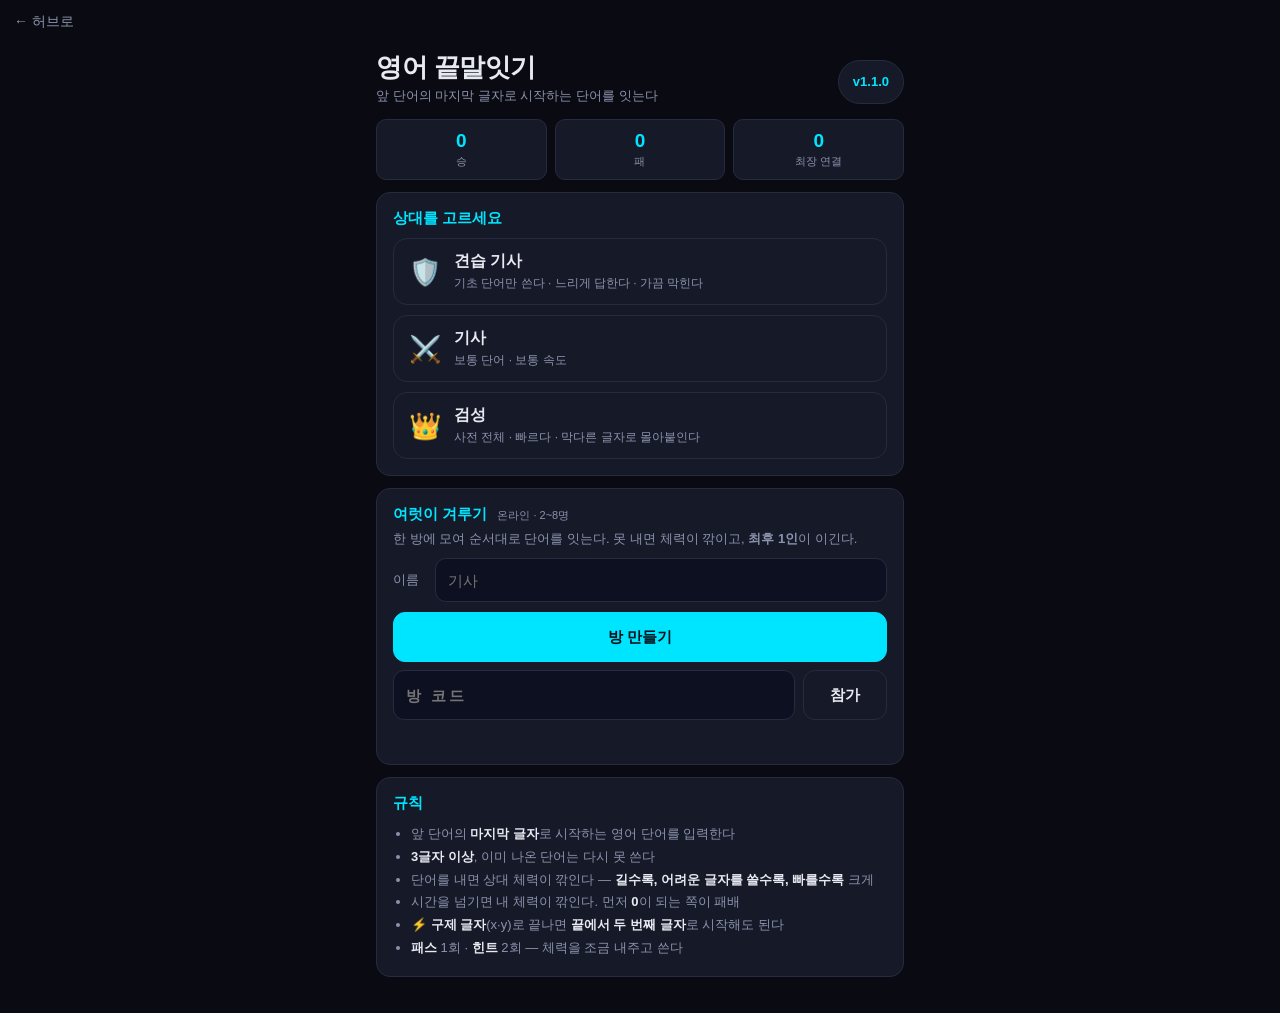
<file: games/wordbattle/index.html>
<!doctype html>
<html lang="ko">
<head>
<meta charset="utf-8">
<meta name="viewport" content="width=device-width, initial-scale=1, viewport-fit=cover">
<title>영어 끝말잇기 — Englknight</title>
<style>
/* ===== 허브 다크 테마 토큰 (assets/style.css 계승) ===== */
:root{
  --bg:#0a0b12; --card:#161927; --line:#262b40; --text:#e8eaf2; --accent:#00e5ff;
  --muted:#8b93ad; --good:#3ddc97; --bad:#ff5c7a; --warn:#ffc84a;
  --radius:14px;
}
*{box-sizing:border-box}
html,body{margin:0;padding:0}
body{
  background:var(--bg); color:var(--text);
  font-family:-apple-system,BlinkMacSystemFont,"Apple SD Gothic Neo","Noto Sans KR",sans-serif;
  min-height:100vh; -webkit-text-size-adjust:100%;
}
button{font-family:inherit; cursor:pointer}

/* 허브 복귀 링크: 터치 타깃 44×44px 이상 */
.hub{
  display:inline-flex; align-items:center; min-height:44px; padding:0 14px;
  color:var(--muted); text-decoration:none; font-size:14px;
}
.hub:hover{color:var(--accent)}

.wrap{max-width:560px; margin:0 auto; padding:0 16px 24px}
section[hidden]{display:none !important}

/* ===== 로딩 ===== */
#loading{padding:80px 20px; text-align:center; color:var(--muted)}
.spin{
  width:34px;height:34px;margin:0 auto 14px;border-radius:50%;
  border:3px solid var(--line); border-top-color:var(--accent);
  animation:sp .8s linear infinite;
}
@keyframes sp{to{transform:rotate(360deg)}}

/* ===== 첫 화면 ===== */
.title{font-size:26px; margin:6px 0 2px; letter-spacing:-.5px}
.sub{color:var(--muted); font-size:13px; margin:0 0 14px}

/* 버전 버튼 — 첫 화면 최상단, 스크롤 없이 보이는 자리
   (OX 서바이벌 v1.3.3에서 화면 밖에 있어 안 보이던 문제를 되풀이하지 않는다) */
.topbar{display:flex; align-items:center; justify-content:space-between; gap:8px}
.verbtn{
  min-height:44px; padding:0 14px; border-radius:999px;
  background:var(--card); color:var(--accent); border:1px solid var(--line);
  font-size:13px; font-weight:600;
}
.verbtn:hover{border-color:var(--accent)}

.card{background:var(--card); border:1px solid var(--line); border-radius:var(--radius); padding:16px; margin:12px 0}
.card h2{font-size:15px; margin:0 0 10px; color:var(--accent)}
.rules{margin:0; padding-left:18px; color:var(--muted); font-size:13px; line-height:1.75}
.rules b{color:var(--text); font-weight:600}

.diffs{display:grid; gap:10px}
.diff{
  display:flex; align-items:center; gap:12px; width:100%; min-height:64px;
  padding:12px 14px; text-align:left;
  background:var(--card); border:1px solid var(--line); border-radius:var(--radius); color:var(--text);
}
.diff:hover{border-color:var(--accent)}
.diff .ico{flex:0 0 34px; font-size:26px; line-height:1; text-align:center}
.diff .nm{display:block; font-size:16px; font-weight:700}
.diff .ds{display:block; font-size:12px; color:var(--muted); margin-top:3px}

.recs{display:grid; grid-template-columns:repeat(3,1fr); gap:8px; text-align:center}
.rec{background:var(--card); border:1px solid var(--line); border-radius:10px; padding:10px 6px}
.rec .v{font-size:19px; font-weight:700; color:var(--accent)}
.rec .k{font-size:11px; color:var(--muted); margin-top:2px}

/* ===== 대전 화면 ===== */
.fighter{display:flex; align-items:center; gap:10px; margin:10px 0 6px}
.fighter .nm{font-size:13px; font-weight:700; min-width:76px}
.hpwrap{display:block; flex:1; height:16px; background:#0d1020; border:1px solid var(--line); border-radius:999px; overflow:hidden; position:relative}
.hpbar{display:block; height:100%; width:100%; border-radius:999px; transition:width .35s ease}
.hp-me{background:linear-gradient(90deg,#00e5ff,#3ddc97)}
.hp-ai{background:linear-gradient(90deg,#ff5c7a,#ff9b5c)}
.hpnum{font-size:12px; color:var(--muted); min-width:52px; text-align:right; font-variant-numeric:tabular-nums}

.chain{
  background:var(--card); border:1px solid var(--line); border-radius:var(--radius);
  padding:10px; height:150px; overflow-y:auto; margin:10px 0;
  display:flex; flex-direction:column; gap:6px;
}
.mv{display:flex; align-items:baseline; gap:8px; font-size:14px; padding:5px 8px; border-radius:9px}
.mv.me{background:rgba(0,229,255,.09); align-self:flex-end; flex-direction:row-reverse}
.mv.ai{background:rgba(255,92,122,.09); align-self:flex-start}
.mv .w{font-weight:700; letter-spacing:.4px}
.mv .ko{font-size:11px; color:var(--muted)}
.mv .d{font-size:11px; color:var(--bad); font-weight:700}
.chain .sys{align-self:center; font-size:11px; color:var(--muted); background:none}

.turnbar{display:flex; align-items:center; justify-content:space-between; gap:10px; margin:4px 0 8px}
.need{display:flex; align-items:center; gap:6px; flex-wrap:wrap; font-size:13px; color:var(--muted)}
.letter{
  display:inline-flex; align-items:center; justify-content:center;
  min-width:34px; height:34px; padding:0 8px; border-radius:9px;
  background:var(--accent); color:#04121a; font-weight:800; font-size:19px; text-transform:uppercase;
}
.letter.alt{background:var(--warn); color:#2a1c00}
.badge{font-size:10px; padding:3px 7px; border-radius:999px; background:rgba(255,200,74,.16); color:var(--warn); font-weight:700}
.timer{font-size:22px; font-weight:800; font-variant-numeric:tabular-nums; min-width:56px; text-align:right}
.timer.warn{color:var(--warn)} .timer.crit{color:var(--bad)}

.inputrow{display:flex; gap:8px}
#word{
  flex:1; min-height:52px; padding:0 14px; font-size:19px; letter-spacing:1px;
  background:var(--card); border:1px solid var(--line); border-radius:12px; color:var(--text);
}
#word:focus{outline:none; border-color:var(--accent)}
#word:disabled{opacity:.5}
.go{min-width:70px; min-height:52px; border:none; border-radius:12px; background:var(--accent); color:#04121a; font-size:16px; font-weight:800}
.go:disabled{opacity:.4}
.aids{display:flex; gap:8px; margin-top:8px}
.aid{flex:1; min-height:44px; border-radius:11px; background:var(--card); border:1px solid var(--line); color:var(--text); font-size:13px}
.aid:disabled{opacity:.35}
.msg{min-height:20px; margin:8px 0 0; font-size:13px; text-align:center; color:var(--muted)}
.msg.err{color:var(--bad)} .msg.ok{color:var(--good)}

/* ===== 결과 ===== */
.verdict{font-size:30px; font-weight:800; text-align:center; margin:14px 0 4px}
.verdict.win{color:var(--good)} .verdict.lose{color:var(--bad)}
.wordlist{display:flex; flex-wrap:wrap; gap:6px}
.wchip{background:#0d1020; border:1px solid var(--line); border-radius:9px; padding:6px 9px; font-size:12px}
.wchip b{letter-spacing:.4px}
.wchip span{color:var(--muted); margin-left:5px}
.btnrow{display:flex; gap:8px; margin-top:14px}
.btn{flex:1; min-height:50px; border-radius:12px; border:1px solid var(--line); background:var(--card); color:var(--text); font-size:15px; font-weight:700}
.btn.pri{background:var(--accent); color:#04121a; border-color:var(--accent)}

/* ===== 버전 모달 ===== */
.modal{position:fixed; inset:0; background:rgba(4,6,14,.72); display:flex; align-items:center; justify-content:center; padding:18px; z-index:50}
.modal[hidden]{display:none}
.sheet{background:var(--card); border:1px solid var(--line); border-radius:16px; padding:18px; max-width:420px; width:100%; max-height:78vh; overflow-y:auto}
.sheet h3{margin:0 0 12px; font-size:16px; color:var(--accent)}
.log{margin:0 0 14px}
.log .v{font-size:13px; font-weight:800}
.log ul{margin:5px 0 0; padding-left:18px; color:var(--muted); font-size:13px; line-height:1.7}

/* ===== 온라인 ===== */
.tagline{font-size:11px; color:var(--muted); font-weight:400; margin-left:6px}
.namerow{display:flex; align-items:center; gap:10px}
.lbl{font-size:13px; color:var(--muted); min-width:32px}
#nick, #joinCode{
  flex:1; min-height:44px; padding:0 12px; font-size:15px;
  background:#0d1020; border:1px solid var(--line); border-radius:11px; color:var(--text);
}
#nick:focus, #joinCode:focus{outline:none; border-color:var(--accent)}
#joinCode{letter-spacing:3px; text-transform:uppercase; font-weight:700}
.joinrow{display:flex; gap:8px; margin-top:8px}
.joinrow .btn{flex:0 0 84px}

.plist{display:flex; flex-direction:column; gap:7px}
.plist.tight{gap:5px; margin:8px 0 4px}
.prow{display:flex; align-items:center; gap:9px; padding:7px 10px; border-radius:11px;
      background:#0d1020; border:1px solid var(--line)}
.prow.turn{border-color:var(--accent); background:rgba(0,229,255,.08)}
.prow.dead{opacity:.42}
.prow.me .pn{color:var(--accent)}
.prow .pn{font-size:13px; font-weight:700; min-width:66px; overflow:hidden; text-overflow:ellipsis; white-space:nowrap}
.prow .phb{flex:1; height:9px; background:#080a15; border-radius:999px; overflow:hidden}
.prow .phf{display:block; height:100%; background:linear-gradient(90deg,#00e5ff,#3ddc97); border-radius:999px; transition:width .3s}
.prow.dead .phf{background:var(--bad)}
.prow .pv{font-size:11px; color:var(--muted); min-width:62px; text-align:right; font-variant-numeric:tabular-nums}
.prow .crown{font-size:13px}
.whose{margin:2px 0 8px; font-size:13px; text-align:center; color:var(--muted); min-height:18px}
.whose b{color:var(--accent)}
.whose.mine{color:var(--accent); font-weight:700}

@media (min-height:700px){
  .chain{height:230px}
}
@media (max-width:380px){
  .title{font-size:22px}
  .chain{height:128px}
  .recs{grid-template-columns:repeat(3,1fr)}
}
</style>
</head>
<body>
<a class="hub" id="hubLink" href="../../index.html" aria-label="허브로 돌아가기">← 허브로</a>

<div class="wrap">

  <div id="loading">
    <div class="spin"></div>
    사전을 불러오는 중…
  </div>

  <!-- ===== 첫 화면 ===== -->
  <section id="home" class="screen" hidden>
    <div class="topbar">
      <div>
        <h1 class="title">영어 끝말잇기</h1>
        <p class="sub">앞 단어의 마지막 글자로 시작하는 단어를 잇는다</p>
      </div>
      <button class="verbtn" id="verBtn" aria-label="버전 기록 보기">v1.0.0</button>
    </div>

    <div class="recs">
      <div class="rec"><div class="v" id="recWin">0</div><div class="k">승</div></div>
      <div class="rec"><div class="v" id="recLose">0</div><div class="k">패</div></div>
      <div class="rec"><div class="v" id="recBest">0</div><div class="k">최장 연결</div></div>
    </div>

    <div class="card">
      <h2>상대를 고르세요</h2>
      <div class="diffs">
        <button class="diff" data-d="easy">
          <span class="ico">🛡️</span>
          <span><span class="nm">견습 기사</span><span class="ds">기초 단어만 쓴다 · 느리게 답한다 · 가끔 막힌다</span></span>
        </button>
        <button class="diff" data-d="normal">
          <span class="ico">⚔️</span>
          <span><span class="nm">기사</span><span class="ds">보통 단어 · 보통 속도</span></span>
        </button>
        <button class="diff" data-d="hard">
          <span class="ico">👑</span>
          <span><span class="nm">검성</span><span class="ds">사전 전체 · 빠르다 · 막다른 글자로 몰아붙인다</span></span>
        </button>
      </div>
    </div>

    <div class="card">
      <h2>여럿이 겨루기 <span class="tagline">온라인 · 2~8명</span></h2>
      <p class="sub" style="margin:-4px 0 10px">
        한 방에 모여 순서대로 단어를 잇는다. 못 내면 체력이 깎이고, <b>최후 1인</b>이 이긴다.
      </p>
      <div class="namerow">
        <label class="lbl" for="nick">이름</label>
        <input id="nick" type="text" maxlength="8" placeholder="기사" aria-label="이름">
      </div>
      <div class="btnrow" style="margin-top:10px">
        <button class="btn pri" id="mkRoom">방 만들기</button>
      </div>
      <div class="joinrow">
        <input id="joinCode" type="text" maxlength="5" placeholder="방 코드"
               autocapitalize="characters" autocorrect="off" spellcheck="false" aria-label="방 코드">
        <button class="btn" id="joinRoom">참가</button>
      </div>
      <p class="msg" id="netMsg"></p>
    </div>

    <div class="card">
      <h2>규칙</h2>
      <ul class="rules">
        <li>앞 단어의 <b>마지막 글자</b>로 시작하는 영어 단어를 입력한다</li>
        <li><b>3글자 이상</b>, 이미 나온 단어는 다시 못 쓴다</li>
        <li>단어를 내면 상대 체력이 깎인다 — <b>길수록, 어려운 글자를 쓸수록, 빠를수록</b> 크게</li>
        <li>시간을 넘기면 내 체력이 깎인다. 먼저 <b>0</b>이 되는 쪽이 패배</li>
        <li><b>⚡ 구제 글자</b>(x·y)로 끝나면 <b>끝에서 두 번째 글자</b>로 시작해도 된다</li>
        <li><b>패스</b> 1회 · <b>힌트</b> 2회 — 체력을 조금 내주고 쓴다</li>
      </ul>
    </div>
  </section>

  <!-- ===== 대전 화면 ===== -->
  <section id="battle" class="screen" hidden>
    <div class="fighter">
      <span class="nm" id="aiName">기사</span>
      <span class="hpwrap"><span class="hpbar hp-ai" id="hpAi"></span></span>
      <span class="hpnum" id="hpAiN">100</span>
    </div>

    <div class="chain" id="chain"></div>

    <div class="turnbar">
      <span class="need" id="need"></span>
      <span class="timer" id="timer">15</span>
    </div>

    <div class="inputrow">
      <input id="word" type="text" inputmode="latin" enterkeyhint="send"
             autocapitalize="off" autocorrect="off" autocomplete="off" spellcheck="false"
             placeholder="영어 단어" aria-label="영어 단어 입력">
      <button class="go" id="submit">제출</button>
    </div>
    <div class="aids">
      <button class="aid" id="passBtn">패스 (1)</button>
      <button class="aid" id="hintBtn">힌트 (2)</button>
    </div>
    <p class="msg" id="msg"></p>

    <div class="fighter">
      <span class="nm">나</span>
      <span class="hpwrap"><span class="hpbar hp-me" id="hpMe"></span></span>
      <span class="hpnum" id="hpMeN">100</span>
    </div>
  </section>

  <!-- ===== 결과 화면 ===== -->
  <section id="result" class="screen" hidden>
    <p class="verdict" id="verdict"></p>
    <p class="sub" id="verdictSub" style="text-align:center"></p>

    <div class="card">
      <h2>주고받은 단어</h2>
      <div class="wordlist" id="usedList"></div>
    </div>

    <div class="card" id="rejCard" hidden>
      <h2>거부된 단어</h2>
      <p class="sub" style="margin:0 0 8px">
        내장 사전에 없어 거부된 단어입니다. 실제로 맞는 단어가 섞여 있다면 알려 주세요 — 사전에 넣겠습니다.
      </p>
      <div class="wordlist" id="rejList"></div>
      <div class="btnrow"><button class="btn" id="copyRej">목록 복사</button></div>
    </div>

    <div class="btnrow">
      <button class="btn pri" id="again">다시 대전</button>
      <button class="btn" id="toHome">처음으로</button>
    </div>
  </section>
  <!-- ===== 대기실 ===== -->
  <section id="lobby" class="screen" hidden>
    <div class="topbar">
      <div><h1 class="title">대기실</h1><p class="sub" id="lobbySub">참가자를 기다리는 중</p></div>
      <button class="verbtn" id="roomCode" aria-label="방 코드 복사">-----</button>
    </div>
    <p class="sub" style="margin:-2px 0 10px">방 코드를 눌러 복사한 뒤 친구에게 보내세요. 2~8명.</p>
    <div class="card"><h2>참가자 <span id="lobbyCnt">0</span>명</h2><div id="lobbyList" class="plist"></div></div>
    <p class="msg" id="lobbyMsg"></p>
    <div class="btnrow">
      <button class="btn pri" id="startGame" hidden>시작</button>
      <button class="btn" id="leaveLobby">나가기</button>
    </div>
  </section>

  <!-- ===== 멀티 대전 ===== -->
  <section id="mbattle" class="screen" hidden>
    <div id="mPlayers" class="plist tight"></div>
    <div class="chain" id="mChain"></div>
    <div class="turnbar">
      <span class="need" id="mNeed"></span>
      <span class="timer" id="mTimer">15</span>
    </div>
    <p class="whose" id="mWhose"></p>
    <div class="inputrow">
      <input id="mWord" type="text" inputmode="latin" enterkeyhint="send"
             autocapitalize="off" autocorrect="off" autocomplete="off" spellcheck="false"
             placeholder="영어 단어" aria-label="영어 단어 입력">
      <button class="go" id="mSubmit">제출</button>
    </div>
    <p class="msg" id="mMsg"></p>
    <div class="btnrow"><button class="btn" id="mLeave">나가기</button></div>
  </section>

  <!-- ===== 멀티 결과 ===== -->
  <section id="mresult" class="screen" hidden>
    <p class="verdict" id="mVerdict"></p>
    <p class="sub" id="mVerdictSub" style="text-align:center"></p>
    <div class="card"><h2>순위</h2><div id="mRank" class="plist"></div></div>
    <div class="card"><h2>주고받은 단어</h2><div class="wordlist" id="mUsed"></div></div>
    <div class="btnrow">
      <button class="btn pri" id="mAgain" hidden>대기실로</button>
      <button class="btn" id="mHome">처음으로</button>
    </div>
  </section>
</div>

<!-- ===== 버전 기록 모달 ===== -->
<div class="modal" id="verModal" hidden role="dialog" aria-modal="true" aria-label="버전 기록">
  <div class="sheet">
    <h3>버전 기록</h3>
    <div id="verLog"></div>
    <div class="btnrow"><button class="btn pri" id="verClose">닫기</button></div>
  </div>
</div>

<script src="dict.js"></script>
<script src="extra.js"></script>
<script src="core.js"></script>
<script src="net.js"></script>
<script src="game.js"></script>
<script src="multi.js"></script>
</body>
</html>
</file>
<file: assets/style.css>
/* ===== Englknight — 허브 스타일 (다크 / 아케이드) ===== */

:root {
  --bg:        #0a0b12;
  --bg-2:      #11131f;
  --card:      #161927;
  --card-2:    #1d2133;
  --line:      #262b40;
  --line-2:    #3d4468;
  --text:      #e8eaf2;
  --muted:     #8b90a8;   /* 카드 배경 대비 5.7:1 */
  --muted-2:   #7d8299;   /* 보조 텍스트 하한, 대비 4.7:1 */
  --accent:    #00e5ff;   /* 포인트 컬러 (본문 텍스트에는 쓰지 않는다) */
  --accent-2:  #ff2d95;   /* 로고 그라데이션 전용 */
  --ready:     #4ade80;
  --wip:       #fbbf24;
  --radius:    16px;

  /* 간격 스케일 — 이 값들만 쓴다 */
  --s1: 4px;
  --s2: 8px;
  --s3: 12px;
  --s4: 16px;
  --s6: 24px;
  --s8: 32px;

  --tap: 44px;            /* 터치 타깃 최소 높이 */
}

* { box-sizing: border-box; margin: 0; padding: 0; }

body {
  background:
    radial-gradient(900px 500px at 15% -10%, rgba(0,229,255,.10), transparent 60%),
    radial-gradient(900px 500px at 85% 0%,  rgba(255,45,149,.07), transparent 60%),
    var(--bg);
  color: var(--text);
  font-family: "Pretendard", -apple-system, BlinkMacSystemFont, "Apple SD Gothic Neo",
               "Segoe UI", Roboto, sans-serif;
  min-height: 100vh;
  overflow-x: hidden;
  -webkit-font-smoothing: antialiased;
}

/* 배경 스캔라인 (아케이드 느낌) — 텍스트 대비를 해치지 않는 강도 */
body::before {
  content: "";
  position: fixed; inset: 0;
  background: repeating-linear-gradient(
    to bottom, rgba(255,255,255,.018) 0 1px, transparent 1px 3px);
  pointer-events: none;
  z-index: 1;
}

.wrap {
  position: relative; z-index: 2;
  max-width: 1120px; margin: 0 auto;
  padding: 0 var(--s4);
}

/* ===== 접근성 유틸 ===== */
.sr-only {
  position: absolute; width: 1px; height: 1px;
  padding: 0; margin: -1px; overflow: hidden;
  clip-path: inset(50%); white-space: nowrap; border: 0;
}

.skip {
  position: absolute; left: var(--s4); top: -100px;
  z-index: 10;
  background: var(--accent); color: #06121a;
  font-weight: 700; font-size: 14px;
  padding: var(--s3) var(--s4);
  border-radius: var(--s2);
  text-decoration: none;
}
.skip:focus { top: var(--s4); }

/* 카드·프로필 진입점의 화살표가 공유하는 전환 (개별 규칙으로 중복 선언하지 않는다) */
.arrow { transition: transform .2s; }

/* 키보드 포커스는 모든 조작 요소에서 보이게 */
:focus-visible {
  outline: 2px solid var(--accent);
  outline-offset: 3px;
}
/* 건너뛰기 링크의 착지점 자체에는 테두리를 그리지 않는다 */
.grid:focus-visible { outline: none; }

/* ===== 헤더 ===== */
header { padding: var(--s8) 0 var(--s6); text-align: center; }

.logo {
  font-size: clamp(38px, 8vw, 72px);
  font-weight: 900;
  letter-spacing: -2px;
  line-height: 1.05;
  background: linear-gradient(120deg, var(--accent), #a78bfa 45%, var(--accent-2));
  -webkit-background-clip: text;
  background-clip: text;
  color: transparent;
}

/* 태그라인 — 로고가 이미 강하므로 조용하게. 네온색은 쓰지 않는다 (본문 대비 6.2:1) */
.tagline {
  margin-top: var(--s3);
  color: var(--muted);
  font-size: 15px;
  font-weight: 600;
  letter-spacing: 2px;
}

.stats {
  margin-top: var(--s6);
  display: flex; justify-content: center; gap: var(--s2);
  flex-wrap: wrap; list-style: none;
}
.pill {
  border: 1px solid var(--line);
  background: rgba(22,25,39,.7);
  border-radius: 999px;
  padding: var(--s2) var(--s4);
  font-size: 13px;
  color: var(--muted);
}
.pill b { color: var(--text); font-weight: 700; }

/* 프로필·방명록 진입점 — 게임 카드와 구분되도록 헤더 안에 가로형으로 둔다 */
.hub-links {
  margin-top: var(--s6);
  display: flex; gap: var(--s3);
  justify-content: center; flex-wrap: wrap;
}
.profile-link {
  min-height: var(--tap);
  display: inline-flex; align-items: center; gap: var(--s3);
  max-width: 100%; text-align: left;
  padding: var(--s3) var(--s4);
  background: linear-gradient(135deg, rgba(0,229,255,.10), rgba(255,45,149,.10)), var(--card);
  border: 1px solid var(--line-2);
  border-radius: 999px;
  text-decoration: none; color: inherit;
  transition: transform .2s cubic-bezier(.2,.8,.3,1), border-color .2s, box-shadow .2s;
}
.profile-link:hover,
.profile-link:focus-visible {
  transform: translateY(-3px);
  border-color: var(--accent);
  box-shadow: 0 12px 28px rgba(0,0,0,.45);
}
.profile-face {
  flex: none;
  width: 38px; height: 38px; border-radius: 50%;
  display: grid; place-items: center; font-size: 21px;
  background: var(--bg-2); border: 1px solid var(--line);
}
.profile-text { display: flex; flex-direction: column; line-height: 1.35; }
.profile-text b { font-size: 15px; font-weight: 800; }
.profile-text span { font-size: 12px; color: var(--muted); }
.profile-link .arrow { color: var(--accent); font-weight: 700; }
.profile-link:hover .arrow,
.profile-link:focus-visible .arrow { transform: translateX(4px); }

/* ===== 툴바 ===== */
.toolbar {
  display: flex; gap: var(--s3); flex-wrap: wrap;
  align-items: center; justify-content: center;
  margin: var(--s8) 0 var(--s6);
}

.search-box { flex: 1 1 260px; max-width: 380px; }

.search {
  width: 100%;
  min-height: var(--tap);
  background: var(--card);
  border: 1px solid var(--line);
  border-radius: var(--s3);
  padding: var(--s3) var(--s4);
  color: var(--text);
  font-size: 15px;          /* iOS 자동 확대(16px 미만) 방지선까지 키움 */
  font-family: inherit;
  outline: none;
  transition: border-color .18s, box-shadow .18s;
}
.search::placeholder { color: var(--muted-2); }
.search:focus-visible {
  border-color: var(--accent);
  box-shadow: 0 0 0 3px rgba(0,229,255,.14);
  outline: none;
}

.filters { display: flex; gap: var(--s2); flex-wrap: wrap; justify-content: center; }
.chip {
  min-height: var(--tap);
  background: var(--card);
  border: 1px solid var(--line);
  color: var(--muted);
  border-radius: 999px;
  padding: var(--s2) var(--s4);
  font-size: 14px;
  font-family: inherit;
  cursor: pointer;
  transition: color .18s, border-color .18s, background .18s;
}
.chip:hover { color: var(--text); border-color: var(--line-2); }
.chip[aria-pressed="true"] {
  color: #06121a;
  background: var(--accent);
  border-color: var(--accent);
  font-weight: 700;
}

/* ===== 카드 그리드 ===== */
.grid {
  display: grid;
  grid-template-columns: repeat(auto-fill, minmax(260px, 1fr));
  gap: var(--s4);
  padding-bottom: var(--s8);
}

.card {
  position: relative;
  display: flex; flex-direction: column;
  background: linear-gradient(180deg, var(--card-2), var(--card));
  border: 1px solid var(--line);
  border-radius: var(--radius);
  overflow: hidden;
  text-decoration: none;
  color: inherit;
  transition: transform .2s cubic-bezier(.2,.8,.3,1), border-color .2s, box-shadow .2s;
}
a.card:hover,
a.card:focus-visible {
  transform: translateY(-6px);
  border-color: var(--line-2);
  box-shadow: 0 18px 40px rgba(0,0,0,.5), 0 0 0 1px rgba(0,229,255,.12);
}
.card.locked { opacity: .7; }

.thumb {
  position: relative;
  aspect-ratio: 16 / 10;
  display: grid; place-items: center;
  font-size: 60px;
}
.thumb::after {
  content: "";
  position: absolute; inset: 0;
  background: linear-gradient(180deg, transparent 45%, rgba(10,11,18,.85));
}
.thumb > span:first-child {
  position: relative; z-index: 1;
  filter: drop-shadow(0 6px 14px rgba(0,0,0,.5));
}

.badge {
  position: absolute; top: var(--s3); right: var(--s3); z-index: 2;
  font-size: 11px; font-weight: 800; letter-spacing: .4px;
  padding: var(--s1) var(--s2); border-radius: 999px;
  background: rgba(10,11,18,.82);
  border: 1px solid currentColor;
}
.badge.ready { color: var(--ready); }
.badge.wip   { color: var(--wip); }

.body {
  padding: var(--s4);
  display: flex; flex-direction: column; gap: var(--s2);
  flex: 1;
}
.title { font-size: 18px; font-weight: 800; letter-spacing: -.3px; }
.desc  { font-size: 14px; color: var(--muted); line-height: 1.55; flex: 1; }

.tags { display: flex; gap: var(--s1); flex-wrap: wrap; list-style: none; }
.tag {
  font-size: 11px; color: #9aa0bd;
  background: rgba(255,255,255,.045);
  border: 1px solid var(--line);
  border-radius: 6px;
  padding: var(--s1) var(--s2);
}

.play {
  margin-top: var(--s1);
  font-size: 13px; font-weight: 700;
  color: var(--accent);
  display: flex; align-items: center; gap: var(--s1);
}
.card.locked .play { color: var(--muted); }
a.card:hover .play .arrow,
a.card:focus-visible .play .arrow { transform: translateX(4px); }

/* ===== 빈 상태 / 푸터 ===== */
.empty {
  grid-column: 1 / -1;
  text-align: center;
  padding: var(--s8) var(--s4);
  color: var(--muted);
  border: 1px dashed var(--line);
  border-radius: var(--radius);
}
.empty .big { font-size: 40px; margin-bottom: var(--s3); }

.reset {
  margin-top: var(--s4);
  min-height: var(--tap);
  padding: var(--s2) var(--s6);
  background: var(--card-2);
  border: 1px solid var(--line-2);
  border-radius: 999px;
  color: var(--text);
  font-size: 14px; font-family: inherit;
  cursor: pointer;
  transition: border-color .18s, background .18s;
}
.reset:hover { background: var(--line); border-color: var(--accent); }

footer {
  position: relative; z-index: 2;
  border-top: 1px solid var(--line);
  padding: var(--s6) var(--s4) var(--s8);
  text-align: center;
  color: var(--muted-2);
  font-size: 13px;
}

@media (max-width: 560px) {
  header { padding: var(--s6) 0 var(--s4); }
  .grid { grid-template-columns: 1fr; gap: var(--s3); }
  .toolbar { margin: var(--s6) 0 var(--s4); }
  .search-box { flex-basis: 100%; max-width: none; }
  .filters { justify-content: flex-start; }
}

/* 모션을 줄이도록 설정한 사용자에게는 이동/전환을 제거한다 */
@media (prefers-reduced-motion: reduce) {
  *, *::before, *::after {
    transition-duration: .01ms !important;
    animation-duration: .01ms !important;
    animation-iteration-count: 1 !important;
    scroll-behavior: auto !important;
  }
  /* 전환 시간만 줄이면 hover 상태의 transform은 그대로 적용되므로 따로 끈다 */
  a.card:hover, a.card:focus-visible,
  a.card:hover .arrow, a.card:focus-visible .arrow,
  .profile-link:hover, .profile-link:focus-visible,
  .profile-link:hover .arrow, .profile-link:focus-visible .arrow { transform: none; }
}
</file>
